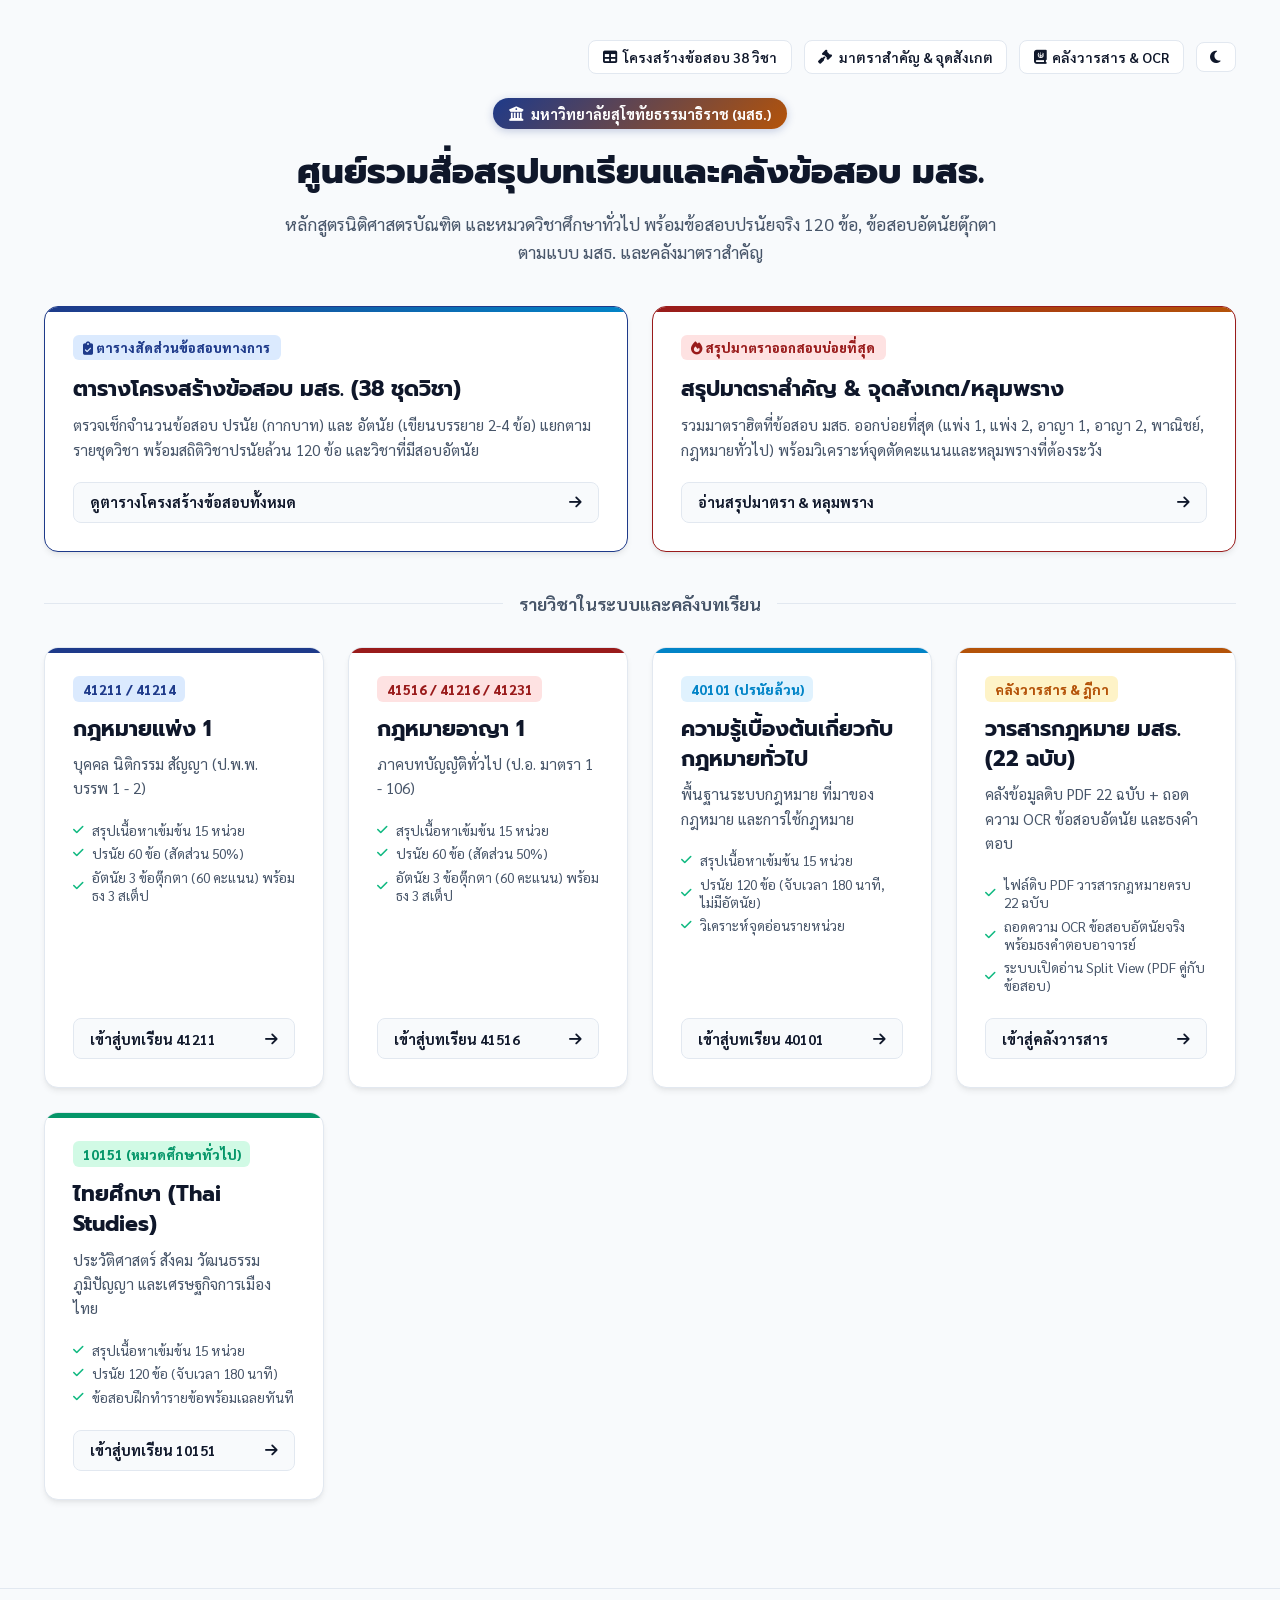
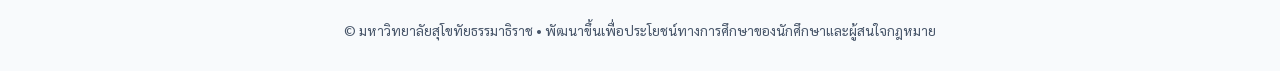
<file: index.html>
<!DOCTYPE html>
<html lang="th" data-theme="light">
<head>
  <meta charset="UTF-8">
  <meta name="viewport" content="width=device-width, initial-scale=1.0">
  <title>ศูนย์รวมสื่อสรุปบทเรียนและคลังข้อสอบ มสธ. (นิติศาสตร์ & หมวดศึกษาทั่วไป)</title>
  
  <link rel="preconnect" href="https://fonts.googleapis.com">
  <link rel="preconnect" href="https://fonts.gstatic.com" crossorigin>
  <link href="https://fonts.googleapis.com/css2?family=Prompt:wght@400;600;700;800&family=Sarabun:wght@300;400;500;600;700&display=swap" rel="stylesheet">
  <link rel="stylesheet" href="https://cdnjs.cloudflare.com/ajax/libs/font-awesome/6.4.0/css/all.min.css">
  
  <style>
    :root {
      --primary: #1e3a8a;
      --bg: #f8fafc;
      --card: #ffffff;
      --border: #e2e8f0;
      --text: #0f172a;
      --muted: #475569;
      --radius: 14px;
      --shadow: 0 4px 6px -1px rgba(0,0,0,0.07), 0 2px 4px -2px rgba(0,0,0,0.05);
      --font: 'Sarabun', sans-serif;
    }
    [data-theme="dark"] {
      --bg: #0b0f19;
      --card: #131b2e;
      --border: #2d3748;
      --text: #f1f5f9;
      --muted: #94a3b8;
    }
    * { box-sizing: border-box; margin: 0; padding: 0; font-family: var(--font); }
    body { background-color: var(--bg); color: var(--text); min-height: 100vh; display: flex; flex-direction: column; }
    .container { max-width: 1240px; margin: 0 auto; padding: 2.5rem 1.5rem; width: 100%; flex: 1; }
    
    .top-nav {
      display: flex;
      align-items: center;
      justify-content: flex-end;
      gap: 0.75rem;
      margin-bottom: 1.5rem;
    }
    .btn-top {
      background: var(--card);
      border: 1px solid var(--border);
      color: var(--text);
      padding: 0.45rem 0.85rem;
      border-radius: 8px;
      font-size: 0.88rem;
      font-weight: 600;
      text-decoration: none;
      display: inline-flex;
      align-items: center;
      gap: 0.4rem;
      cursor: pointer;
      transition: all 0.2s;
    }
    .btn-top:hover { background: var(--bg); border-color: var(--primary); }

    .header { text-align: center; margin-bottom: 2.5rem; }
    .badge-hub { display: inline-flex; align-items: center; gap: 0.5rem; background: linear-gradient(135deg, #1e3a8a, #b45309); color: #fff; padding: 0.4rem 1rem; border-radius: 9999px; font-weight: 700; font-size: 0.9rem; margin-bottom: 1rem; box-shadow: 0 2px 8px rgba(30,58,138,0.25); }
    .header h1 { font-size: 2.2rem; margin-bottom: 0.75rem; font-weight: 800; font-family: 'Prompt', sans-serif; }
    .header p { color: var(--muted); font-size: 1.1rem; max-width: 720px; margin: 0 auto; line-height: 1.6; }

    /* Highlights Row for New Tools */
    .hero-features {
      display: grid;
      grid-template-columns: repeat(auto-fit, minmax(340px, 1fr));
      gap: 1.5rem;
      margin-bottom: 2.5rem;
    }
    .hero-box {
      background: var(--card);
      border: 1.5px solid var(--border);
      border-radius: var(--radius);
      padding: 1.75rem;
      box-shadow: var(--shadow);
      text-decoration: none;
      color: inherit;
      display: flex;
      flex-direction: column;
      justify-content: space-between;
      position: relative;
      overflow: hidden;
      transition: all 0.25s ease;
    }
    .hero-box:hover {
      transform: translateY(-4px);
      box-shadow: 0 12px 20px -5px rgba(0,0,0,0.12);
    }
    .hero-box.h-structure { border-color: #1e3a8a; }
    .hero-box.h-structure::before { content: ""; position: absolute; top: 0; left: 0; right: 0; height: 5px; background: linear-gradient(135deg, #1e3a8a, #0284c7); }
    .hero-box.h-articles { border-color: #991b1b; }
    .hero-box.h-articles::before { content: ""; position: absolute; top: 0; left: 0; right: 0; height: 5px; background: linear-gradient(135deg, #991b1b, #b45309); }

    .hero-tag {
      font-size: 0.82rem;
      font-weight: 800;
      padding: 0.25rem 0.65rem;
      border-radius: 6px;
      display: inline-block;
      margin-bottom: 0.75rem;
    }
    .h-structure .hero-tag { background: #dbeafe; color: #1e3a8a; }
    .h-articles .hero-tag { background: #fee2e2; color: #991b1b; }
    .hero-box h3 { font-size: 1.35rem; font-weight: 700; margin-bottom: 0.5rem; font-family: 'Prompt', sans-serif; }
    .hero-box p { font-size: 0.95rem; color: var(--muted); line-height: 1.6; margin-bottom: 1.25rem; }
    
    .section-divider {
      display: flex;
      align-items: center;
      gap: 1rem;
      margin: 1rem 0 2rem 0;
      color: var(--muted);
      font-weight: 700;
      font-size: 1.1rem;
      font-family: 'Prompt', sans-serif;
    }
    .section-divider::before, .section-divider::after {
      content: "";
      flex: 1;
      height: 1px;
      background: var(--border);
    }

    /* Course Cards Grid */
    .grid { display: grid; grid-template-columns: repeat(auto-fit, minmax(280px, 1fr)); gap: 1.5rem; }
    .course-card { background-color: var(--card); border: 1px solid var(--border); border-radius: var(--radius); padding: 1.75rem; text-decoration: none; color: inherit; box-shadow: var(--shadow); transition: all 0.25s ease; display: flex; flex-direction: column; justify-content: space-between; position: relative; overflow: hidden; }
    .course-card:hover { transform: translateY(-4px); box-shadow: 0 12px 20px -5px rgba(0,0,0,0.12); border-color: var(--primary); }
    .course-card::before { content: ""; position: absolute; top: 0; left: 0; right: 0; height: 5px; }
    .c-41211::before { background: #1e3a8a; }
    .c-41516::before { background: #991b1b; }
    .c-40101::before { background: #0284c7; }
    .c-10151::before { background: #059669; }
    .c-journal::before { background: #b45309; }
    .code-tag { font-size: 0.85rem; font-weight: 800; padding: 0.25rem 0.6rem; border-radius: 6px; display: inline-block; margin-bottom: 0.75rem; }
    .c-41211 .code-tag { background: #dbeafe; color: #1e3a8a; }
    .c-41516 .code-tag { background: #fee2e2; color: #991b1b; }
    .c-40101 .code-tag { background: #e0f2fe; color: #0284c7; }
    .c-10151 .code-tag { background: #d1fae5; color: #059669; }
    .c-journal .code-tag { background: #fef3c7; color: #b45309; }
    .course-card h2 { font-size: 1.35rem; margin-bottom: 0.5rem; font-weight: 700; line-height: 1.4; font-family: 'Prompt', sans-serif; }
    .course-card p { font-size: 0.95rem; color: var(--muted); line-height: 1.6; margin-bottom: 1.25rem; }
    .features-list { list-style: none; font-size: 0.85rem; color: var(--muted); margin-bottom: 1.5rem; }
    .features-list li { margin-bottom: 0.35rem; display: flex; align-items: center; gap: 0.5rem; }
    .features-list li i { font-size: 0.75rem; color: #10b981; }
    .enter-btn { display: inline-flex; align-items: center; justify-content: space-between; background: var(--bg); border: 1px solid var(--border); padding: 0.65rem 1rem; border-radius: 8px; font-weight: 700; font-size: 0.9rem; transition: all 0.2s; }
    .course-card:hover .enter-btn, .hero-box:hover .enter-btn { background: var(--primary); color: #fff; border-color: var(--primary); }
    .hero-box.h-articles:hover .enter-btn { background: #991b1b; border-color: #991b1b; }

    footer { text-align: center; padding: 2rem; border-top: 1px solid var(--border); font-size: 0.85rem; color: var(--muted); margin-top: 3rem; }
  </style>
</head>
<body>

  <div class="container">
    <div class="top-nav">
      <a href="exam-structure.html" class="btn-top">
        <i class="fas fa-table"></i> โครงสร้างข้อสอบ 38 วิชา
      </a>
      <a href="key-articles.html" class="btn-top">
        <i class="fas fa-gavel"></i> มาตราสำคัญ & จุดสังเกต
      </a>
      <a href="stou-law-journals/index.html" class="btn-top">
        <i class="fas fa-book-journal-whills"></i> คลังวารสาร & OCR
      </a>
      <button class="btn-top" onclick="toggleTheme()" title="สลับโหมดมืด/สว่าง">
        <i class="fas fa-moon" id="themeIcon"></i>
      </button>
    </div>

    <div class="header">
      <div class="badge-hub">
        <i class="fas fa-university"></i> มหาวิทยาลัยสุโขทัยธรรมาธิราช (มสธ.)
      </div>
      <h1>ศูนย์รวมสื่อสรุปบทเรียนและคลังข้อสอบ มสธ.</h1>
      <p>หลักสูตรนิติศาสตรบัณฑิต และหมวดวิชาศึกษาทั่วไป พร้อมข้อสอบปรนัยจริง 120 ข้อ, ข้อสอบอัตนัยตุ๊กตาตามแบบ มสธ. และคลังมาตราสำคัญ</p>
    </div>

    <!-- Hero Features: Exam Structure & Key Articles -->
    <div class="hero-features">
      <!-- 1. Exam Structure -->
      <a href="exam-structure.html" class="hero-box h-structure">
        <div>
          <span class="hero-tag"><i class="fas fa-clipboard-check"></i> ตารางสัดส่วนข้อสอบทางการ</span>
          <h3>ตารางโครงสร้างข้อสอบ มสธ. (38 ชุดวิชา)</h3>
          <p>ตรวจเช็กจำนวนข้อสอบ ปรนัย (กากบาท) และ อัตนัย (เขียนบรรยาย 2-4 ข้อ) แยกตามรายชุดวิชา พร้อมสถิติวิชาปรนัยล้วน 120 ข้อ และวิชาที่มีสอบอัตนัย</p>
        </div>
        <div class="enter-btn">
          <span>ดูตารางโครงสร้างข้อสอบทั้งหมด</span>
          <i class="fas fa-arrow-right"></i>
        </div>
      </a>

      <!-- 2. High-Yield Articles & Pitfalls -->
      <a href="key-articles.html" class="hero-box h-articles">
        <div>
          <span class="hero-tag"><i class="fas fa-fire"></i> สรุปมาตราออกสอบบ่อยที่สุด</span>
          <h3>สรุปมาตราสำคัญ & จุดสังเกต/หลุมพราง</h3>
          <p>รวมมาตราฮิตที่ข้อสอบ มสธ. ออกบ่อยที่สุด (แพ่ง 1, แพ่ง 2, อาญา 1, อาญา 2, พาณิชย์, กฎหมายทั่วไป) พร้อมวิเคราะห์จุดตัดคะแนนและหลุมพรางที่ต้องระวัง</p>
        </div>
        <div class="enter-btn">
          <span>อ่านสรุปมาตรา & หลุมพราง</span>
          <i class="fas fa-arrow-right"></i>
        </div>
      </a>
    </div>

    <div class="section-divider">
      <span>รายวิชาในระบบและคลังบทเรียน</span>
    </div>

    <div class="grid">
      <!-- 41211 Civil Law 1 -->
      <a href="41211-civil-law-1/index.html" class="course-card c-41211">
        <div>
          <span class="code-tag">41211 / 41214</span>
          <h2>กฎหมายแพ่ง 1</h2>
          <p>บุคคล นิติกรรม สัญญา (ป.พ.พ. บรรพ 1 - 2)</p>
          <ul class="features-list">
            <li><i class="fas fa-check"></i> สรุปเนื้อหาเข้มข้น 15 หน่วย</li>
            <li><i class="fas fa-check"></i> ปรนัย 60 ข้อ (สัดส่วน 50%)</li>
            <li><i class="fas fa-check"></i> อัตนัย 3 ข้อตุ๊กตา (60 คะแนน) พร้อมธง 3 สเต็ป</li>
          </ul>
        </div>
        <div class="enter-btn">
          <span>เข้าสู่บทเรียน 41211</span>
          <i class="fas fa-arrow-right"></i>
        </div>
      </a>

      <!-- 41516 Criminal Law 1 -->
      <a href="41516-criminal-law-1/index.html" class="course-card c-41516">
        <div>
          <span class="code-tag">41516 / 41216 / 41231</span>
          <h2>กฎหมายอาญา 1</h2>
          <p>ภาคบทบัญญัติทั่วไป (ป.อ. มาตรา 1 - 106)</p>
          <ul class="features-list">
            <li><i class="fas fa-check"></i> สรุปเนื้อหาเข้มข้น 15 หน่วย</li>
            <li><i class="fas fa-check"></i> ปรนัย 60 ข้อ (สัดส่วน 50%)</li>
            <li><i class="fas fa-check"></i> อัตนัย 3 ข้อตุ๊กตา (60 คะแนน) พร้อมธง 3 สเต็ป</li>
          </ul>
        </div>
        <div class="enter-btn">
          <span>เข้าสู่บทเรียน 41516</span>
          <i class="fas fa-arrow-right"></i>
        </div>
      </a>

      <!-- 40101 General Law Knowledge -->
      <a href="40101 general law knowledge/index.html" class="course-card c-40101">
        <div>
          <span class="code-tag">40101 (ปรนัยล้วน)</span>
          <h2>ความรู้เบื้องต้นเกี่ยวกับกฎหมายทั่วไป</h2>
          <p>พื้นฐานระบบกฎหมาย ที่มาของกฎหมาย และการใช้กฎหมาย</p>
          <ul class="features-list">
            <li><i class="fas fa-check"></i> สรุปเนื้อหาเข้มข้น 15 หน่วย</li>
            <li><i class="fas fa-check"></i> ปรนัย 120 ข้อ (จับเวลา 180 นาที, ไม่มีอัตนัย)</li>
            <li><i class="fas fa-check"></i> วิเคราะห์จุดอ่อนรายหน่วย</li>
          </ul>
        </div>
        <div class="enter-btn">
          <span>เข้าสู่บทเรียน 40101</span>
          <i class="fas fa-arrow-right"></i>
        </div>
      </a>

      <!-- STOU Law Journals -->
      <a href="stou-law-journals/index.html" class="course-card c-journal">
        <div>
          <span class="code-tag">คลังวารสาร & ฎีกา</span>
          <h2>วารสารกฎหมาย มสธ. (22 ฉบับ)</h2>
          <p>คลังข้อมูลดิบ PDF 22 ฉบับ + ถอดความ OCR ข้อสอบอัตนัย และธงคำตอบ</p>
          <ul class="features-list">
            <li><i class="fas fa-check"></i> ไฟล์ดิบ PDF วารสารกฎหมายครบ 22 ฉบับ</li>
            <li><i class="fas fa-check"></i> ถอดความ OCR ข้อสอบอัตนัยจริง พร้อมธงคำตอบอาจารย์</li>
            <li><i class="fas fa-check"></i> ระบบเปิดอ่าน Split View (PDF คู่กับข้อสอบ)</li>
          </ul>
        </div>
        <div class="enter-btn">
          <span>เข้าสู่คลังวารสาร</span>
          <i class="fas fa-arrow-right"></i>
        </div>
      </a>

      <!-- 10151 Thai Studies -->
      <a href="10151-thai-studies/index.html" class="course-card c-10151">
        <div>
          <span class="code-tag">10151 (หมวดศึกษาทั่วไป)</span>
          <h2>ไทยศึกษา (Thai Studies)</h2>
          <p>ประวัติศาสตร์ สังคม วัฒนธรรม ภูมิปัญญา และเศรษฐกิจการเมืองไทย</p>
          <ul class="features-list">
            <li><i class="fas fa-check"></i> สรุปเนื้อหาเข้มข้น 15 หน่วย</li>
            <li><i class="fas fa-check"></i> ปรนัย 120 ข้อ (จับเวลา 180 นาที)</li>
            <li><i class="fas fa-check"></i> ข้อสอบฝึกทำรายข้อพร้อมเฉลยทันที</li>
          </ul>
        </div>
        <div class="enter-btn">
          <span>เข้าสู่บทเรียน 10151</span>
          <i class="fas fa-arrow-right"></i>
        </div>
      </a>
    </div>
  </div>

  <footer>
    <p>© มหาวิทยาลัยสุโขทัยธรรมาธิราช • พัฒนาขึ้นเพื่อประโยชน์ทางการศึกษาของนักศึกษาและผู้สนใจกฎหมาย</p>
  </footer>

  <script>
    function toggleTheme() {
      const root = document.documentElement;
      const isDark = root.getAttribute('data-theme') === 'dark';
      root.setAttribute('data-theme', isDark ? 'light' : 'dark');
      document.getElementById('themeIcon').className = isDark ? 'fas fa-moon' : 'fas fa-sun';
      localStorage.setItem('stou_theme', isDark ? 'light' : 'dark');
    }

    window.addEventListener('DOMContentLoaded', () => {
      const savedTheme = localStorage.getItem('stou_theme');
      if (savedTheme) {
        document.documentElement.setAttribute('data-theme', savedTheme);
        document.getElementById('themeIcon').className = savedTheme === 'dark' ? 'fas fa-sun' : 'fas fa-moon';
      }
    });
  </script>
</body>
</html>
</file>
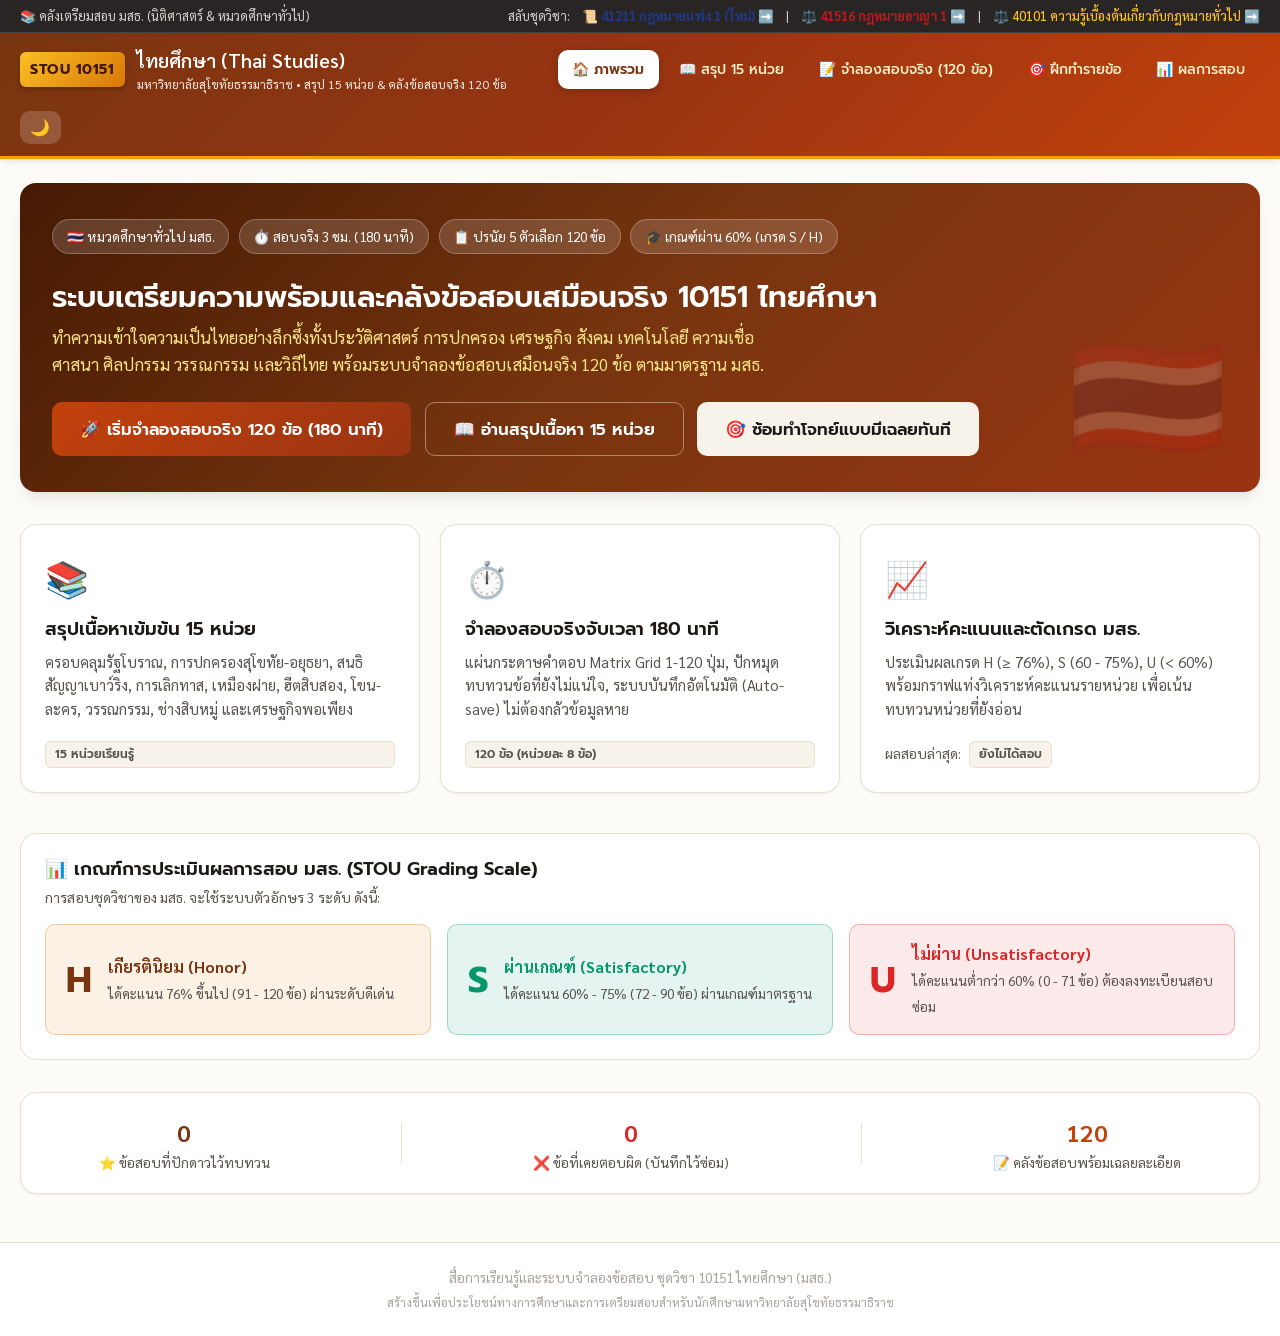
<file: 10151-thai-studies/index.html>
<!DOCTYPE html>
<html lang="th" data-theme="light">
<head>
  <meta charset="UTF-8">
  <meta name="viewport" content="width=device-width, initial-scale=1.0">
  <title>10151 ไทยศึกษา - สรุปเนื้อหา & จำลองสอบ 120 ข้อ (มสธ.)</title>
  <link rel="stylesheet" href="css/styles.css">
  <link rel="icon" href="data:image/svg+xml,<svg xmlns=%22http://www.w3.org/2000/svg%22 viewBox=%220 0 100 100%22><text y=%22.9em%22 font-size=%2290%22>🇹🇭</text></svg>">
</head>
<body>

  <!-- Course Switcher Bar -->
  <div class="course-switcher-bar">
    <span>📚 คลังเตรียมสอบ มสธ. (นิติศาสตร์ & หมวดศึกษาทั่วไป)</span>
    <div style="display: flex; gap: 0.75rem; flex-wrap: wrap;">
      <span>สลับชุดวิชา: </span>
      <a href="../41211-civil-law-1/index.html" style="font-weight: 700; color: #1e3a8a;">📜 41211 กฎหมายแพ่ง 1 (ใหม่) ➡️</a>
      <span>|</span>
      <a href="../41516-criminal-law-1/index.html" style="font-weight: 700; color: #b91c1c;">⚖️ 41516 กฎหมายอาญา 1 ➡️</a>
      <span>|</span>
      <a href="../40101 general law knowledge/index.html">⚖️ 40101 ความรู้เบื้องต้นเกี่ยวกับกฎหมายทั่วไป ➡️</a>
    </div>
  </div>

  <!-- Top Navigation Header -->
  <header class="site-header">
    <div class="header-container">
      <div class="brand-area">
        <span class="brand-badge">STOU 10151</span>
        <div class="brand-title">
          <span>ไทยศึกษา (Thai Studies)</span>
          <span class="brand-subtitle">มหาวิทยาลัยสุโขทัยธรรมาธิราช • สรุป 15 หน่วย & คลังข้อสอบจริง 120 ข้อ</span>
        </div>
      </div>

      <nav class="main-nav">
        <button class="nav-btn active" data-view="dashboard">
          <span>🏠 ภาพรวม</span>
        </button>
        <button class="nav-btn" data-view="summary">
          <span>📖 สรุป 15 หน่วย</span>
        </button>
        <button class="nav-btn" data-view="exam">
          <span>📝 จำลองสอบจริง (120 ข้อ)</span>
        </button>
        <button class="nav-btn" data-view="practice">
          <span>🎯 ฝึกทำรายข้อ</span>
        </button>
        <button class="nav-btn" data-view="results">
          <span>📊 ผลการสอบ</span>
        </button>
      </nav>

      <div class="header-actions">
        <button class="theme-toggle-btn" id="themeToggle" title="สลับธีม สว่าง/มืด">🌙</button>
      </div>
    </div>
  </header>

  <!-- Main Container -->
  <main class="main-content">

    <!-- ===================================================================
         VIEW 1: Dashboard (ภาพรวม)
         =================================================================== -->
    <section class="view-section active" id="dashboardView">
      <div class="hero-card">
        <div class="hero-badges">
          <span class="hero-badge-pill">🇹🇭 หมวดศึกษาทั่วไป มสธ.</span>
          <span class="hero-badge-pill">⏱️ สอบจริง 3 ชม. (180 นาที)</span>
          <span class="hero-badge-pill">📋 ปรนัย 5 ตัวเลือก 120 ข้อ</span>
          <span class="hero-badge-pill">🎓 เกณฑ์ผ่าน 60% (เกรด S / H)</span>
        </div>
        <h1 class="hero-title">ระบบเตรียมความพร้อมและคลังข้อสอบเสมือนจริง 10151 ไทยศึกษา</h1>
        <p class="hero-subtitle">
          ทำความเข้าใจความเป็นไทยอย่างลึกซึ้งทั้งประวัติศาสตร์ การปกครอง เศรษฐกิจ สังคม เทคโนโลยี ความเชื่อ ศาสนา ศิลปกรรม วรรณกรรม และวิถีไทย พร้อมระบบจำลองข้อสอบเสมือนจริง 120 ข้อ ตามมาตรฐาน มสธ.
        </p>
        <div class="hero-cta">
          <button class="btn btn-accent btn-lg" id="dashStartExamBtn">
            🚀 เริ่มจำลองสอบจริง 120 ข้อ (180 นาที)
          </button>
          <button class="btn btn-outline btn-lg" style="color: #fff; border-color: rgba(255,255,255,0.4);" id="dashStudyBtn">
            📖 อ่านสรุปเนื้อหา 15 หน่วย
          </button>
          <button class="btn btn-secondary btn-lg" id="dashPracticeBtn">
            🎯 ซ้อมทำโจทย์แบบมีเฉลยทันที
          </button>
        </div>
      </div>

      <!-- Quick Feature Cards -->
      <div class="grid-features">
        <div class="card feature-card">
          <div>
            <div class="feature-icon">📚</div>
            <h3 class="feature-title">สรุปเนื้อหาเข้มข้น 15 หน่วย</h3>
            <p class="feature-desc">
              ครอบคลุมรัฐโบราณ, การปกครองสุโขทัย-อยุธยา, สนธิสัญญาเบาว์ริง, การเลิกทาส, เหมืองฝาย, ฮีตสิบสอง, โขน-ละคร, วรรณกรรม, ช่างสิบหมู่ และเศรษฐกิจพอเพียง
            </p>
          </div>
          <span class="badge badge-unit">15 หน่วยเรียนรู้</span>
        </div>

        <div class="card feature-card">
          <div>
            <div class="feature-icon">⏱️</div>
            <h3 class="feature-title">จำลองสอบจริงจับเวลา 180 นาที</h3>
            <p class="feature-desc">
              แผ่นกระดาษคำตอบ Matrix Grid 1-120 ปุ่ม, ปักหมุดทบทวนข้อที่ยังไม่แน่ใจ, ระบบบันทึกอัตโนมัติ (Auto-save) ไม่ต้องกลัวข้อมูลหาย
            </p>
          </div>
          <span class="badge badge-unit">120 ข้อ (หน่วยละ 8 ข้อ)</span>
        </div>

        <div class="card feature-card">
          <div>
            <div class="feature-icon">📈</div>
            <h3 class="feature-title">วิเคราะห์คะแนนและตัดเกรด มสธ.</h3>
            <p class="feature-desc">
              ประเมินผลเกรด H (≥ 76%), S (60 - 75%), U (&lt; 60%) พร้อมกราฟแท่งวิเคราะห์คะแนนรายหน่วย เพื่อเน้นทบทวนหน่วยที่ยังอ่อน
            </p>
          </div>
          <div style="display: flex; gap: 0.5rem; align-items: center;">
            <span style="font-size: 0.85rem; color: var(--text-secondary);">ผลสอบล่าสุด:</span>
            <span class="badge badge-unit" id="dashLastScoreBadge">ยังไม่ได้สอบ</span>
          </div>
        </div>
      </div>

      <!-- STOU Grading Matrix Guide -->
      <div class="grading-box">
        <h3 style="font-size: 1.15rem; margin-bottom: 0.25rem;">📊 เกณฑ์การประเมินผลการสอบ มสธ. (STOU Grading Scale)</h3>
        <p style="font-size: 0.875rem; color: var(--text-secondary);">
          การสอบชุดวิชาของ มสธ. จะใช้ระบบตัวอักษร 3 ระดับ ดังนี้:
        </p>

        <div class="grading-grid">
          <div class="grade-card grade-card-h">
            <div class="grade-letter">H</div>
            <div>
              <strong style="display: block; font-size: 1rem; color: var(--primary-gold-dark);">เกียรตินิยม (Honor)</strong>
              <span style="font-size: 0.85rem; color: var(--text-secondary);">ได้คะแนน 76% ขึ้นไป (91 - 120 ข้อ) ผ่านระดับดีเด่น</span>
            </div>
          </div>

          <div class="grade-card grade-card-s">
            <div class="grade-letter">S</div>
            <div>
              <strong style="display: block; font-size: 1rem; color: var(--success-green);">ผ่านเกณฑ์ (Satisfactory)</strong>
              <span style="font-size: 0.85rem; color: var(--text-secondary);">ได้คะแนน 60% - 75% (72 - 90 ข้อ) ผ่านเกณฑ์มาตรฐาน</span>
            </div>
          </div>

          <div class="grade-card grade-card-u">
            <div class="grade-letter">U</div>
            <div>
              <strong style="display: block; font-size: 1rem; color: var(--error-red);">ไม่ผ่าน (Unsatisfactory)</strong>
              <span style="font-size: 0.85rem; color: var(--text-secondary);">ได้คะแนนต่ำกว่า 60% (0 - 71 ข้อ) ต้องลงทะเบียนสอบซ่อม</span>
            </div>
          </div>
        </div>
      </div>

      <!-- Quick Status -->
      <div class="card" style="display: flex; justify-content: space-around; text-align: center; padding: 1.25rem; flex-wrap: wrap; gap: 1rem;">
        <div>
          <div style="font-size: 1.5rem; font-weight: 700; color: var(--primary-gold-dark);" id="dashBookmarksCount">0</div>
          <div style="font-size: 0.85rem; color: var(--text-secondary);">⭐ ข้อสอบที่ปักดาวไว้ทบทวน</div>
        </div>
        <div style="border-left: 1px solid var(--border-color); height: 40px; align-self: center;"></div>
        <div>
          <div style="font-size: 1.5rem; font-weight: 700; color: var(--error-red);" id="dashWrongCount">0</div>
          <div style="font-size: 0.85rem; color: var(--text-secondary);">❌ ข้อที่เคยตอบผิด (บันทึกไว้ซ่อม)</div>
        </div>
        <div style="border-left: 1px solid var(--border-color); height: 40px; align-self: center;"></div>
        <div>
          <div style="font-size: 1.5rem; font-weight: 700; color: var(--accent-terracotta);">120</div>
          <div style="font-size: 0.85rem; color: var(--text-secondary);">📝 คลังข้อสอบพร้อมเฉลยละเอียด</div>
        </div>
      </div>
    </section>


    <!-- ===================================================================
         VIEW 2: Unit Summaries (สรุป 15 หน่วย)
         =================================================================== -->
    <section class="view-section" id="summaryView">
      <div class="section-header">
        <div>
          <h2 style="font-size: 1.6rem; color: var(--primary-gold-dark);">📖 สรุปเนื้อหาสาระสำคัญ 15 หน่วยการเรียนรู้</h2>
          <p style="color: var(--text-secondary); font-size: 0.95rem;">
            วิชา 10151 ไทยศึกษา (Thai Studies) มหาวิทยาลัยสุโขทัยธรรมาธิราช
          </p>
        </div>
        <div style="min-width: 260px;">
          <input type="text" id="summarySearchInput" placeholder="🔍 ค้นหาหัวข้อ เช่น ทวารวดี, สนธิสัญญาเบาว์ริง, ฮีตสิบสอง, โขน..." style="width: 100%; padding: 0.6rem 1rem; border-radius: var(--radius-md); border: 1px solid var(--border-color); background: var(--bg-surface); color: var(--text-primary); font-family: var(--font-body); font-size: 0.9rem;">
        </div>
      </div>

      <!-- Unit Filter Chips -->
      <div class="unit-filter-scroll" id="summaryFilterChips">
        <!-- Rendered by JS -->
      </div>

      <!-- Cards Container -->
      <div id="summaryCardsContainer">
        <!-- Rendered by JS -->
      </div>
    </section>


    <!-- ===================================================================
         VIEW 3: Mock Exam Simulator (จำลองสอบ 120 ข้อ)
         =================================================================== -->
    <section class="view-section" id="examView">

      <!-- Exam Start Prompt (Before beginning) -->
      <div id="examStartPrompt" class="card" style="max-width: 760px; margin: 2rem auto; text-align: center; padding: 2.5rem 2rem;">
        <div style="font-size: 3.5rem; margin-bottom: 0.75rem;">🇹🇭</div>
        <h2 style="font-size: 1.75rem; margin-bottom: 0.5rem; color: var(--primary-gold-dark);">
          การสอบจำลองเสมือนจริงชุดวิชา 10151 ไทยศึกษา (120 ข้อ)
        </h2>
        <p style="color: var(--text-secondary); font-size: 1rem; line-height: 1.7; margin-bottom: 1.5rem;">
          แบบทดสอบนี้จัดทำขึ้นตามรูปแบบข้อสอบจริงของ มสธ. จำนวน <strong>120 ข้อ ปรนัย 5 ตัวเลือก (ก, ข, ค, ง, จ)</strong> กระจายครอบคลุมทั้ง 15 หน่วยการเรียนรู้ (หน่วยละ 8 ข้อ) ให้เวลาทำ <strong>180 นาที (3 ชั่วโมง)</strong>
        </p>

        <div style="background: var(--bg-surface-alt); border-radius: var(--radius-md); padding: 1.25rem; text-align: left; margin-bottom: 2rem; font-size: 0.925rem;">
          <strong style="display: block; margin-bottom: 0.5rem; font-family: var(--font-heading);">คำแนะนำก่อนเริ่มทำข้อสอบ:</strong>
          <ul style="padding-left: 1.25rem; line-height: 1.7; color: var(--text-secondary);">
            <li>กดเลือกข้อสอบเพื่อตอบ หรือคลิกหมายเลขบนแผ่นกระดาษคำตอบด้านขวาเพื่อข้ามไปยังข้อที่ต้องการ</li>
            <li>สามารถคลิกปุ่ม <strong>"🏳️ ปักหมุดทบทวน"</strong> ในข้อที่ยังไม่แน่ใจ เพื่อกลับมาตรวจทานก่อนส่งได้</li>
            <li>ระบบจะบันทึกสถานะข้อที่ทำไว้ในเครื่องโดยอัตโนมัติ หากเผลอปิดแท็บสามารถเปิดกลับมาทำต่อได้</li>
            <li>เมื่อหมดเวลา 180 นาที ระบบจะประมวลผลคำตอบและตัดเกรด H / S / U พร้อมเฉลยละเอียดทันที</li>
          </ul>
        </div>

        <button class="btn btn-accent btn-lg" id="btnBeginExam" style="min-width: 250px;">
          🚀 เริ่มทำข้อสอบทันที (จับเวลา 180 นาที)
        </button>
      </div>

      <!-- Exam Active UI -->
      <div id="examActiveArea" style="display: none;">
        <!-- Sticky Exam Top Header -->
        <div class="exam-header-bar">
          <div style="display: flex; align-items: center; gap: 1rem;">
            <div class="timer-box" id="examTimer">⏱️ 03:00:00</div>
            <button class="btn btn-outline btn-sm" id="examPauseBtn">⏸️ พักชั่วคราว</button>
          </div>

          <div style="flex: 1; max-width: 380px; margin: 0 1rem;">
            <div style="display: flex; justify-content: space-between; font-size: 0.8rem; margin-bottom: 0.25rem;">
              <span id="examProgressText">ทำแล้ว 0 จาก 120 ข้อ (0%)</span>
            </div>
            <div style="height: 6px; background: var(--bg-surface-alt); border-radius: var(--radius-full); overflow: hidden;">
              <div id="examProgressBar" style="width: 0%; height: 100%; background: var(--primary-gold); transition: width 0.3s;"></div>
            </div>
          </div>

          <button class="btn btn-accent btn-sm" id="examSubmitBtn">
            📤 ส่งกระดาษคำตอบ
          </button>
        </div>

        <!-- Exam Layout: Question Area + Question Grid Drawer -->
        <div class="exam-layout">
          <!-- Left: Current Question Card -->
          <div>
            <div class="question-container">
              <div class="question-meta">
                <div>
                  <span class="q-number" id="examQNum">ข้อที่ 1 / 120</span>
                  <span class="badge badge-unit" id="examUnitBadge" style="margin-left: 0.5rem;">หน่วยที่ 1</span>
                </div>
                <div class="q-actions">
                  <button class="btn btn-outline btn-sm" id="examFlagBtn">🏳️ ปักหมุดทบทวน</button>
                </div>
              </div>

              <div class="question-text" id="examQText">
                กำลังโหลดคำถาม...
              </div>

              <!-- Options A - E -->
              <div class="options-list" id="examOptionsContainer">
                <!-- Rendered by JS -->
              </div>

              <div class="exam-nav-footer">
                <button class="btn btn-outline" id="examPrevBtn">
                  ⬅️ ข้อก่อนหน้า
                </button>
                <button class="btn btn-primary" id="examNextBtn">
                  ข้อถัดไป ➡️
                </button>
              </div>
            </div>
          </div>

          <!-- Right: 120 Questions Sheet Grid -->
          <aside class="question-grid-card">
            <h4 style="font-size: 1rem; margin-bottom: 0.5rem; display: flex; justify-content: space-between; align-items: center;">
              <span>แผ่นกระดาษคำตอบ (1-120)</span>
            </h4>

            <div class="grid-legend">
              <div class="legend-item">
                <div class="legend-dot dot-unanswered"></div>
                <span>ยังไม่ทำ</span>
              </div>
              <div class="legend-item">
                <div class="legend-dot dot-answered"></div>
                <span>ทำแล้ว</span>
              </div>
              <div class="legend-item">
                <div class="legend-dot dot-flagged"></div>
                <span>ปักหมุด</span>
              </div>
            </div>

            <div class="grid-matrix-container">
              <div class="grid-matrix" id="examGridMatrix">
                <!-- 120 Buttons rendered by JS -->
              </div>
            </div>
          </aside>
        </div>
      </div>
    </section>


    <!-- ===================================================================
         VIEW 4: Practice Mode (ซ้อมรายข้อ มีเฉลยทันที)
         =================================================================== -->
    <section class="view-section" id="practiceView">
      <div class="section-header">
        <div>
          <h2 style="font-size: 1.6rem; color: var(--primary-gold-dark);">🎯 โหมดฝึกทำโจทย์รายข้อ (Practice Mode)</h2>
          <p style="color: var(--text-secondary); font-size: 0.95rem;">
            คลิกเลือกคำตอบเพื่อตรวจทันที พร้อมแสดงคำอธิบายบริบทประวัติศาสตร์และเฉลยละเอียด
          </p>
        </div>

        <div style="display: flex; gap: 0.5rem; flex-wrap: wrap; align-items: center;">
          <select id="practiceUnitSelect" style="padding: 0.55rem 0.85rem; border-radius: var(--radius-md); border: 1px solid var(--border-color); background: var(--bg-surface); color: var(--text-primary); font-family: var(--font-body); font-size: 0.9rem;">
            <option value="all">ทุกหน่วยการเรียนรู้ (120 ข้อ)</option>
            <option value="1">หน่วยที่ 1: พัฒนาการประวัติศาสตร์</option>
            <option value="2">หน่วยที่ 2: พัฒนาการการปกครอง</option>
            <option value="3">หน่วยที่ 3: พัฒนาการเศรษฐกิจ</option>
            <option value="4">หน่วยที่ 4: พัฒนาการสังคม</option>
            <option value="5">หน่วยที่ 5: เทคโนโลยีไทย</option>
            <option value="6">หน่วยที่ 6: ความเชื่อและศาสนา</option>
            <option value="7">หน่วยที่ 7: ภาษาในสังคมไทย</option>
            <option value="8">หน่วยที่ 8: ประเพณีและพิธีกรรม</option>
            <option value="9">หน่วยที่ 9: การละเล่นพื้นบ้าน</option>
            <option value="10">หน่วยที่ 10: นาฏศิลป์และดนตรีไทย</option>
            <option value="11">หน่วยที่ 11: วรรณกรรมไทย</option>
            <option value="12">หน่วยที่ 12: สถาปัตยกรรมไทย</option>
            <option value="13">หน่วยที่ 13: ประติมากรรมและจิตรกรรม</option>
            <option value="14">หน่วยที่ 14: งานช่างไทย</option>
            <option value="15">หน่วยที่ 15: การพัฒนาบนวิถีไทย</option>
          </select>

          <select id="practiceFilterSelect" style="padding: 0.55rem 0.85rem; border-radius: var(--radius-md); border: 1px solid var(--border-color); background: var(--bg-surface); color: var(--text-primary); font-family: var(--font-body); font-size: 0.9rem;">
            <option value="all">แสดงข้อสอบทั้งหมด</option>
            <option value="bookmarked">⭐ ข้อที่บันทึกไว้ (Bookmarks)</option>
            <option value="wrong">❌ ข้อที่เคยทำผิด (Mistakes)</option>
          </select>

          <span class="badge badge-unit" id="practiceTotalBadge">พบ 120 ข้อ</span>
        </div>
      </div>

      <!-- Practice Question Box -->
      <div class="card" style="max-width: 900px; margin: 0 auto; padding: 2rem;">
        <div class="question-meta">
          <div>
            <span class="q-number" id="practiceQNum">ข้อที่ 1</span>
            <span class="badge badge-unit" id="practiceUnitBadge" style="margin-left: 0.5rem;">หน่วยที่ 1</span>
          </div>
          <div class="q-actions">
            <button class="btn btn-outline btn-sm" id="practiceBookmarkBtn">☆ บันทึกข้อนี้</button>
            <button class="btn btn-secondary btn-sm" id="practiceRandomBtn">🎲 สุ่มข้อ</button>
          </div>
        </div>

        <div class="question-text" id="practiceQText">
          กำลังโหลดคำถาม...
        </div>

        <div class="options-list" id="practiceOptionsContainer">
          <!-- Options rendered by JS -->
        </div>

        <!-- Instant Explanation Box -->
        <div class="explanation-box" id="practiceExplanation" style="display: none;">
          <!-- Rendered on click -->
        </div>

        <div class="exam-nav-footer" style="margin-top: 1.5rem;">
          <button class="btn btn-outline" id="practicePrevBtn">⬅️ ข้อก่อนหน้า</button>
          <button class="btn btn-primary" id="practiceNextBtn">ข้อถัดไป ➡️</button>
        </div>
      </div>
    </section>


    <!-- ===================================================================
         VIEW 5: Exam Results & Analytics (รายงานผลคะแนน)
         =================================================================== -->
    <section class="view-section" id="resultsView">
      <!-- Result Score Summary Banner -->
      <div id="resultsHero" class="results-hero">
        <div style="font-size: 3rem; margin-bottom: 0.5rem;">📋</div>
        <h2 style="font-size: 1.5rem; margin-bottom: 0.5rem;">ยังไม่มีผลการสอบจำลองล่าสุด</h2>
        <p style="color: var(--text-secondary); margin-bottom: 1.25rem;">
          คุณยังไม่ได้เริ่มหรือส่งกระดาษคำตอบการจำลองสอบ 120 ข้อ กดปุ่มด้านล่างเพื่อเริ่มทำข้อสอบ
        </p>
        <button class="btn btn-accent btn-lg" id="btnRetakeExam">🚀 เริ่มทำข้อสอบจำลอง 120 ข้อ</button>
      </div>

      <!-- Unit-by-Unit Performance Breakdown -->
      <div class="card unit-breakdown-card">
        <h3 style="font-size: 1.2rem; color: var(--primary-gold-dark); margin-bottom: 0.25rem;">
          📊 ผลการวิเคราะห์คะแนนแยกตามหน่วยการเรียนรู้ (15 หน่วย)
        </h3>
        <p style="font-size: 0.875rem; color: var(--text-secondary); margin-bottom: 1rem;">
          เกณฑ์ผ่าน มสธ. คือ 60% (ต้องได้อย่างน้อย 5 ใน 8 ข้อต่อหน่วย) แถบสีแดงชี้ถึงหน่วยที่คุณควรกลับไปอ่านทบทวนเพิ่มเติม
        </p>
        <div id="resultsUnitBreakdown">
          <!-- Filled by JS -->
        </div>
      </div>

      <!-- Detailed Review of All 120 Questions -->
      <div class="section-header" style="margin-top: 2rem;">
        <div>
          <h3 style="font-size: 1.25rem; color: var(--primary-gold-dark);">
            📝 ตรวจทานข้อสอบพร้อมเฉลยละเอียดครบทุกข้อ
          </h3>
          <p style="font-size: 0.875rem; color: var(--text-secondary);">
            ตรวจสอบคำตอบที่คุณเลือกเทียบกับเฉลยที่ถูกต้องพร้อมเหตุผลและบริบททางประวัติศาสตร์/วัฒนธรรม
          </p>
        </div>

        <div>
          <select id="resultsFilterSelect" style="padding: 0.5rem 0.85rem; border-radius: var(--radius-md); border: 1px solid var(--border-color); background: var(--bg-surface); color: var(--text-primary); font-family: var(--font-body); font-size: 0.9rem;">
            <option value="all">แสดงทั้งหมด 120 ข้อ</option>
            <option value="wrong">เฉพาะข้อที่ตอบผิด (Mistakes Only)</option>
            <option value="correct">เฉพาะข้อที่ตอบถูก (Correct Only)</option>
          </select>
        </div>
      </div>

      <div id="resultsQuestionsReview">
        <!-- Filled by JS -->
      </div>
    </section>

  </main>

  <!-- Submit Confirmation Modal -->
  <div class="modal-overlay" id="confirmSubmitModal">
    <div class="modal-card">
      <h3 class="modal-title">ยืนยันการส่งกระดาษคำตอบ?</h3>
      <div class="modal-body">
        <p style="margin-bottom: 0.75rem;">
          คุณต้องการส่งกระดาษคำตอบเพื่อตรวจและประเมินผลเกรด มสธ. เลยหรือไม่?
        </p>
        <div style="background: var(--warning-bg); border: 1px solid rgba(217, 119, 6, 0.3); border-radius: var(--radius-md); padding: 0.75rem 1rem; color: var(--warning-amber); font-weight: 500;">
          ⚠️ ยังมีข้อที่คุณยังไม่ได้ตอบอีก <strong id="modalUnansweredCount" style="color: var(--error-red);">0</strong> ข้อ!
        </div>
      </div>
      <div class="modal-actions">
        <button class="btn btn-outline" id="btnCancelSubmit">ย้อนกลับไปทำต่อ</button>
        <button class="btn btn-accent" id="btnConfirmSubmit">ยืนยันส่งข้อสอบ</button>
      </div>
    </div>
  </div>

  <!-- Footer -->
  <footer class="site-footer">
    <p>
      สื่อการเรียนรู้และระบบจำลองข้อสอบ ชุดวิชา 10151 ไทยศึกษา (มสธ.)
    </p>
    <p style="margin-top: 0.25rem; font-size: 0.75rem; color: var(--text-muted);">
      สร้างขึ้นเพื่อประโยชน์ทางการศึกษาและการเตรียมสอบสำหรับนักศึกษามหาวิทยาลัยสุโขทัยธรรมาธิราช
    </p>
  </footer>

  <!-- Scripts -->
  <script src="js/summary-data.js"></script>
  <script src="js/questions-data.js"></script>
  <script src="js/app.js"></script>
</body>
</html>
</file>
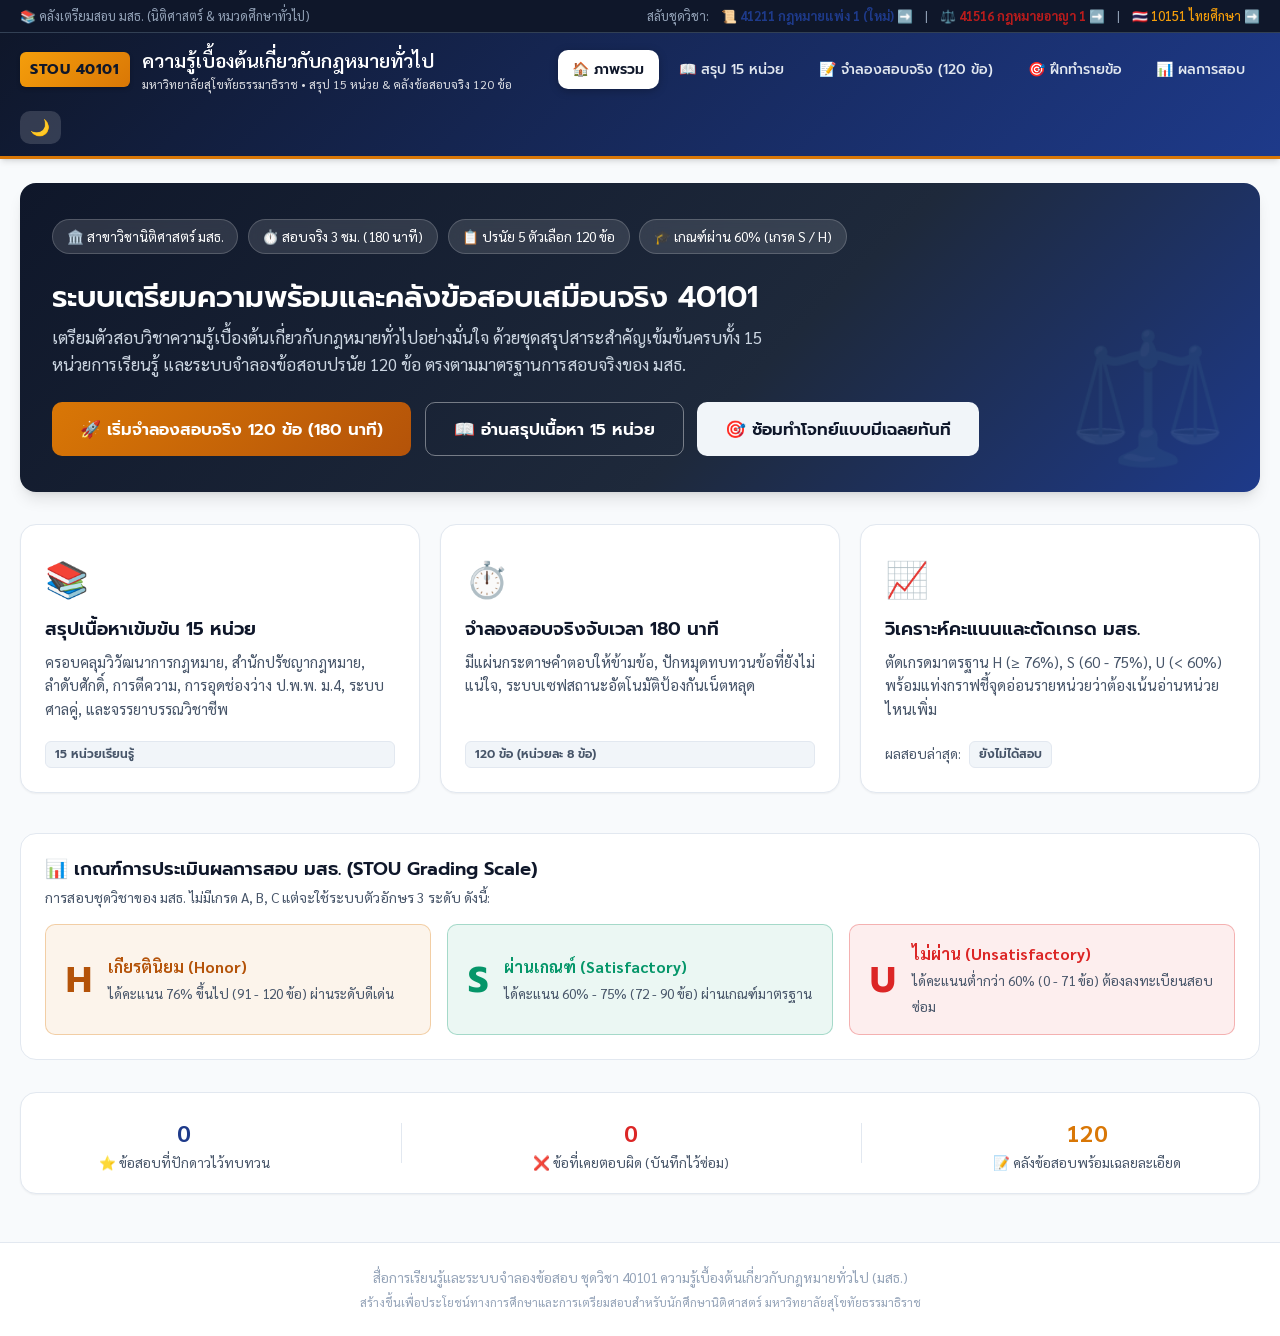
<file: 40101 general law knowledge/index.html>
<!DOCTYPE html>
<html lang="th" data-theme="light">
<head>
  <meta charset="UTF-8">
  <meta name="viewport" content="width=device-width, initial-scale=1.0">
  <title>40101 ความรู้เบื้องต้นเกี่ยวกับกฎหมายทั่วไป - สรุปเนื้อหา & จำลองสอบ 120 ข้อ (มสธ.)</title>
  <link rel="stylesheet" href="css/styles.css">
  <link rel="icon" href="data:image/svg+xml,<svg xmlns=%22http://www.w3.org/2000/svg%22 viewBox=%220 0 100 100%22><text y=%22.9em%22 font-size=%2290%22>⚖️</text></svg>">
</head>
<body>

  <!-- Course Switcher Bar -->
  <div class="course-switcher-bar">
    <span>📚 คลังเตรียมสอบ มสธ. (นิติศาสตร์ & หมวดศึกษาทั่วไป)</span>
    <div style="display: flex; gap: 0.75rem; flex-wrap: wrap;">
      <span>สลับชุดวิชา: </span>
      <a href="../41211-civil-law-1/index.html" style="font-weight: 700; color: #1e3a8a;">📜 41211 กฎหมายแพ่ง 1 (ใหม่) ➡️</a>
      <span>|</span>
      <a href="../41516-criminal-law-1/index.html" style="font-weight: 700; color: #b91c1c;">⚖️ 41516 กฎหมายอาญา 1 ➡️</a>
      <span>|</span>
      <a href="../10151-thai-studies/index.html">🇹🇭 10151 ไทยศึกษา ➡️</a>
    </div>
  </div>

  <!-- Top Navigation Header -->
  <header class="site-header">
    <div class="header-container">
      <div class="brand-area">
        <span class="brand-badge">STOU 40101</span>
        <div class="brand-title">
          <span>ความรู้เบื้องต้นเกี่ยวกับกฎหมายทั่วไป</span>
          <span class="brand-subtitle">มหาวิทยาลัยสุโขทัยธรรมาธิราช • สรุป 15 หน่วย & คลังข้อสอบจริง 120 ข้อ</span>
        </div>
      </div>

      <nav class="main-nav">
        <button class="nav-btn active" data-view="dashboard">
          <span>🏠 ภาพรวม</span>
        </button>
        <button class="nav-btn" data-view="summary">
          <span>📖 สรุป 15 หน่วย</span>
        </button>
        <button class="nav-btn" data-view="exam">
          <span>📝 จำลองสอบจริง (120 ข้อ)</span>
        </button>
        <button class="nav-btn" data-view="practice">
          <span>🎯 ฝึกทำรายข้อ</span>
        </button>
        <button class="nav-btn" data-view="results">
          <span>📊 ผลการสอบ</span>
        </button>
      </nav>

      <div class="header-actions">
        <button class="theme-toggle-btn" id="themeToggle" title="สลับธีม สว่าง/มืด">🌙</button>
      </div>
    </div>
  </header>

  <!-- Main Container -->
  <main class="main-content">

    <!-- ===================================================================
         VIEW 1: Dashboard (ภาพรวม)
         =================================================================== -->
    <section class="view-section active" id="dashboardView">
      <div class="hero-card">
        <div class="hero-badges">
          <span class="hero-badge-pill">🏛️ สาขาวิชานิติศาสตร์ มสธ.</span>
          <span class="hero-badge-pill">⏱️ สอบจริง 3 ชม. (180 นาที)</span>
          <span class="hero-badge-pill">📋 ปรนัย 5 ตัวเลือก 120 ข้อ</span>
          <span class="hero-badge-pill">🎓 เกณฑ์ผ่าน 60% (เกรด S / H)</span>
        </div>
        <h1 class="hero-title">ระบบเตรียมความพร้อมและคลังข้อสอบเสมือนจริง 40101</h1>
        <p class="hero-subtitle">
          เตรียมตัวสอบวิชาความรู้เบื้องต้นเกี่ยวกับกฎหมายทั่วไปอย่างมั่นใจ ด้วยชุดสรุปสาระสำคัญเข้มข้นครบทั้ง 15 หน่วยการเรียนรู้ และระบบจำลองข้อสอบปรนัย 120 ข้อ ตรงตามมาตรฐานการสอบจริงของ มสธ.
        </p>
        <div class="hero-cta">
          <button class="btn btn-accent btn-lg" id="dashStartExamBtn">
            🚀 เริ่มจำลองสอบจริง 120 ข้อ (180 นาที)
          </button>
          <button class="btn btn-outline btn-lg" style="color: #fff; border-color: rgba(255,255,255,0.4);" id="dashStudyBtn">
            📖 อ่านสรุปเนื้อหา 15 หน่วย
          </button>
          <button class="btn btn-secondary btn-lg" id="dashPracticeBtn">
            🎯 ซ้อมทำโจทย์แบบมีเฉลยทันที
          </button>
        </div>
      </div>

      <!-- Quick Feature Cards -->
      <div class="grid-features">
        <div class="card feature-card">
          <div>
            <div class="feature-icon">📚</div>
            <h3 class="feature-title">สรุปเนื้อหาเข้มข้น 15 หน่วย</h3>
            <p class="feature-desc">
              ครอบคลุมวิวัฒนาการกฎหมาย, สำนักปรัชญากฎหมาย, ลำดับศักดิ์, การตีความ, การอุดช่องว่าง ป.พ.พ. ม.4, ระบบศาลคู่, และจรรยาบรรณวิชาชีพ
            </p>
          </div>
          <span class="badge badge-unit">15 หน่วยเรียนรู้</span>
        </div>

        <div class="card feature-card">
          <div>
            <div class="feature-icon">⏱️</div>
            <h3 class="feature-title">จำลองสอบจริงจับเวลา 180 นาที</h3>
            <p class="feature-desc">
              มีแผ่นกระดาษคำตอบให้ข้ามข้อ, ปักหมุดทบทวนข้อที่ยังไม่แน่ใจ, ระบบเซฟสถานะอัตโนมัติป้องกันเน็ตหลุด
            </p>
          </div>
          <span class="badge badge-unit">120 ข้อ (หน่วยละ 8 ข้อ)</span>
        </div>

        <div class="card feature-card">
          <div>
            <div class="feature-icon">📈</div>
            <h3 class="feature-title">วิเคราะห์คะแนนและตัดเกรด มสธ.</h3>
            <p class="feature-desc">
              ตัดเกรดมาตรฐาน H (≥ 76%), S (60 - 75%), U (&lt; 60%) พร้อมแท่งกราฟชี้จุดอ่อนรายหน่วยว่าต้องเน้นอ่านหน่วยไหนเพิ่ม
            </p>
          </div>
          <div style="display: flex; gap: 0.5rem; align-items: center;">
            <span style="font-size: 0.85rem; color: var(--text-secondary);">ผลสอบล่าสุด:</span>
            <span class="badge badge-unit" id="dashLastScoreBadge">ยังไม่ได้สอบ</span>
          </div>
        </div>
      </div>

      <!-- STOU Grading Matrix Guide -->
      <div class="grading-box">
        <h3 style="font-size: 1.15rem; margin-bottom: 0.25rem;">📊 เกณฑ์การประเมินผลการสอบ มสธ. (STOU Grading Scale)</h3>
        <p style="font-size: 0.875rem; color: var(--text-secondary);">
          การสอบชุดวิชาของ มสธ. ไม่มีเกรด A, B, C แต่จะใช้ระบบตัวอักษร 3 ระดับ ดังนี้:
        </p>

        <div class="grading-grid">
          <div class="grade-card grade-card-h">
            <div class="grade-letter">H</div>
            <div>
              <strong style="display: block; font-size: 1rem; color: var(--accent-gold-dark);">เกียรตินิยม (Honor)</strong>
              <span style="font-size: 0.85rem; color: var(--text-secondary);">ได้คะแนน 76% ขึ้นไป (91 - 120 ข้อ) ผ่านระดับดีเด่น</span>
            </div>
          </div>

          <div class="grade-card grade-card-s">
            <div class="grade-letter">S</div>
            <div>
              <strong style="display: block; font-size: 1rem; color: var(--success-green);">ผ่านเกณฑ์ (Satisfactory)</strong>
              <span style="font-size: 0.85rem; color: var(--text-secondary);">ได้คะแนน 60% - 75% (72 - 90 ข้อ) ผ่านเกณฑ์มาตรฐาน</span>
            </div>
          </div>

          <div class="grade-card grade-card-u">
            <div class="grade-letter">U</div>
            <div>
              <strong style="display: block; font-size: 1rem; color: var(--error-red);">ไม่ผ่าน (Unsatisfactory)</strong>
              <span style="font-size: 0.85rem; color: var(--text-secondary);">ได้คะแนนต่ำกว่า 60% (0 - 71 ข้อ) ต้องลงทะเบียนสอบซ่อม</span>
            </div>
          </div>
        </div>
      </div>

      <!-- Quick Status -->
      <div class="card" style="display: flex; justify-content: space-around; text-align: center; padding: 1.25rem; flex-wrap: wrap; gap: 1rem;">
        <div>
          <div style="font-size: 1.5rem; font-weight: 700; color: var(--primary-navy);" id="dashBookmarksCount">0</div>
          <div style="font-size: 0.85rem; color: var(--text-secondary);">⭐ ข้อสอบที่ปักดาวไว้ทบทวน</div>
        </div>
        <div style="border-left: 1px solid var(--border-color); height: 40px; align-self: center;"></div>
        <div>
          <div style="font-size: 1.5rem; font-weight: 700; color: var(--error-red);" id="dashWrongCount">0</div>
          <div style="font-size: 0.85rem; color: var(--text-secondary);">❌ ข้อที่เคยตอบผิด (บันทึกไว้ซ่อม)</div>
        </div>
        <div style="border-left: 1px solid var(--border-color); height: 40px; align-self: center;"></div>
        <div>
          <div style="font-size: 1.5rem; font-weight: 700; color: var(--accent-gold);">120</div>
          <div style="font-size: 0.85rem; color: var(--text-secondary);">📝 คลังข้อสอบพร้อมเฉลยละเอียด</div>
        </div>
      </div>
    </section>


    <!-- ===================================================================
         VIEW 2: Unit Summaries (สรุป 15 หน่วย)
         =================================================================== -->
    <section class="view-section" id="summaryView">
      <div class="section-header">
        <div>
          <h2 style="font-size: 1.6rem; color: var(--primary-navy);">📖 สรุปเนื้อหาสาระสำคัญ 15 หน่วยการเรียนรู้</h2>
          <p style="color: var(--text-secondary); font-size: 0.95rem;">
            วิชา 40101 ความรู้เบื้องต้นเกี่ยวกับกฎหมายทั่วไป มสธ. (หลักสูตรปรับปรุง)
          </p>
        </div>
        <div style="min-width: 260px;">
          <input type="text" id="summarySearchInput" placeholder="🔍 ค้นหาหัวข้อ เช่น ตีความ, ป.พ.พ. ม.4, Common Law..." style="width: 100%; padding: 0.6rem 1rem; border-radius: var(--radius-md); border: 1px solid var(--border-color); background: var(--bg-surface); color: var(--text-primary); font-family: var(--font-body); font-size: 0.9rem;">
        </div>
      </div>

      <!-- Unit Filter Chips -->
      <div class="unit-filter-scroll" id="summaryFilterChips">
        <!-- Rendered by JS -->
      </div>

      <!-- Cards Container -->
      <div id="summaryCardsContainer">
        <!-- Rendered by JS -->
      </div>
    </section>


    <!-- ===================================================================
         VIEW 3: Mock Exam Simulator (จำลองสอบ 120 ข้อ)
         =================================================================== -->
    <section class="view-section" id="examView">

      <!-- Exam Start Prompt (Before beginning) -->
      <div id="examStartPrompt" class="card" style="max-width: 760px; margin: 2rem auto; text-align: center; padding: 2.5rem 2rem;">
        <div style="font-size: 3.5rem; margin-bottom: 0.75rem;">⚖️</div>
        <h2 style="font-size: 1.75rem; margin-bottom: 0.5rem; color: var(--primary-navy);">
          การสอบจำลองเสมือนจริงชุดวิชา 40101 (120 ข้อ)
        </h2>
        <p style="color: var(--text-secondary); font-size: 1rem; line-height: 1.7; margin-bottom: 1.5rem;">
          แบบทดสอบนี้จัดทำขึ้นตามรูปแบบข้อสอบจริงของ มสธ. จำนวน <strong>120 ข้อ ปรนัย 5 ตัวเลือก (ก, ข, ค, ง, จ)</strong> กระจายครอบคลุมทั้ง 15 หน่วยการเรียนรู้ (หน่วยละ 8 ข้อ) ให้เวลาทำ <strong>180 นาที (3 ชั่วโมง)</strong>
        </p>

        <div style="background: var(--bg-surface-alt); border-radius: var(--radius-md); padding: 1.25rem; text-align: left; margin-bottom: 2rem; font-size: 0.925rem;">
          <strong style="display: block; margin-bottom: 0.5rem; font-family: var(--font-heading);">คำแนะนำก่อนเริ่มทำข้อสอบ:</strong>
          <ul style="padding-left: 1.25rem; line-height: 1.7; color: var(--text-secondary);">
            <li>กดเลือกข้อสอบเพื่อตอบ หรือคลิกหมายเลขบนแผ่นกระดาษคำตอบด้านขวาเพื่อข้ามไปยังข้อที่ต้องการ</li>
            <li>สามารถคลิกปุ่ม <strong>"🏳️ ปักหมุดทบทวน"</strong> ในข้อที่ยังไม่แน่ใจ เพื่อกลับมาตรวจทานก่อนส่งได้</li>
            <li>ระบบจะบันทึกสถานะข้อที่ทำไว้ในเครื่องโดยอัตโนมัติ หากเผลอปิดแท็บสามารถเปิดกลับมาทำต่อได้</li>
            <li>เมื่อหมดเวลา 180 นาที ระบบจะประมวลผลคำตอบและตัดเกรด H / S / U พร้อมเฉลยละเอียดทันที</li>
          </ul>
        </div>

        <button class="btn btn-accent btn-lg" id="btnBeginExam" style="min-width: 250px;">
          🚀 เริ่มทำข้อสอบทันที (จับเวลา 180 นาที)
        </button>
      </div>

      <!-- Exam Active UI -->
      <div id="examActiveArea" style="display: none;">
        <!-- Sticky Exam Top Header -->
        <div class="exam-header-bar">
          <div style="display: flex; align-items: center; gap: 1rem;">
            <div class="timer-box" id="examTimer">⏱️ 03:00:00</div>
            <button class="btn btn-outline btn-sm" id="examPauseBtn">⏸️ พักชั่วคราว</button>
          </div>

          <div style="flex: 1; max-width: 380px; margin: 0 1rem;">
            <div style="display: flex; justify-content: space-between; font-size: 0.8rem; margin-bottom: 0.25rem;">
              <span id="examProgressText">ทำแล้ว 0 จาก 120 ข้อ (0%)</span>
            </div>
            <div style="height: 6px; background: var(--bg-surface-alt); border-radius: var(--radius-full); overflow: hidden;">
              <div id="examProgressBar" style="width: 0%; height: 100%; background: var(--primary-navy); transition: width 0.3s;"></div>
            </div>
          </div>

          <button class="btn btn-accent btn-sm" id="examSubmitBtn">
            📤 ส่งกระดาษคำตอบ
          </button>
        </div>

        <!-- Exam Layout: Question Area + Question Grid Drawer -->
        <div class="exam-layout">
          <!-- Left: Current Question Card -->
          <div>
            <div class="question-container">
              <div class="question-meta">
                <div>
                  <span class="q-number" id="examQNum">ข้อที่ 1 / 120</span>
                  <span class="badge badge-unit" id="examUnitBadge" style="margin-left: 0.5rem;">หน่วยที่ 1</span>
                </div>
                <div class="q-actions">
                  <button class="btn btn-outline btn-sm" id="examFlagBtn">🏳️ ปักหมุดทบทวน</button>
                </div>
              </div>

              <div class="question-text" id="examQText">
                กำลังโหลดคำถาม...
              </div>

              <!-- Options A - E -->
              <div class="options-list" id="examOptionsContainer">
                <!-- Rendered by JS -->
              </div>

              <div class="exam-nav-footer">
                <button class="btn btn-outline" id="examPrevBtn">
                  ⬅️ ข้อก่อนหน้า
                </button>
                <button class="btn btn-primary" id="examNextBtn">
                  ข้อถัดไป ➡️
                </button>
              </div>
            </div>
          </div>

          <!-- Right: 120 Questions Sheet Grid -->
          <aside class="question-grid-card">
            <h4 style="font-size: 1rem; margin-bottom: 0.5rem; display: flex; justify-content: space-between; align-items: center;">
              <span>แผ่นกระดาษคำตอบ (1-120)</span>
            </h4>

            <div class="grid-legend">
              <div class="legend-item">
                <div class="legend-dot dot-unanswered"></div>
                <span>ยังไม่ทำ</span>
              </div>
              <div class="legend-item">
                <div class="legend-dot dot-answered"></div>
                <span>ทำแล้ว</span>
              </div>
              <div class="legend-item">
                <div class="legend-dot dot-flagged"></div>
                <span>ปักหมุด</span>
              </div>
            </div>

            <div class="grid-matrix-container">
              <div class="grid-matrix" id="examGridMatrix">
                <!-- 120 Buttons rendered by JS -->
              </div>
            </div>
          </aside>
        </div>
      </div>
    </section>


    <!-- ===================================================================
         VIEW 4: Practice Mode (ซ้อมรายข้อ มีเฉลยทันที)
         =================================================================== -->
    <section class="view-section" id="practiceView">
      <div class="section-header">
        <div>
          <h2 style="font-size: 1.6rem; color: var(--primary-navy);">🎯 โหมดฝึกทำโจทย์รายข้อ (Practice Mode)</h2>
          <p style="color: var(--text-secondary); font-size: 0.95rem;">
            คลิกเลือกคำตอบเพื่อตรวจทันที พร้อมแสดงคำอธิบายหลักกฎหมายและเฉลยละเอียด
          </p>
        </div>

        <div style="display: flex; gap: 0.5rem; flex-wrap: wrap; align-items: center;">
          <select id="practiceUnitSelect" style="padding: 0.55rem 0.85rem; border-radius: var(--radius-md); border: 1px solid var(--border-color); background: var(--bg-surface); color: var(--text-primary); font-family: var(--font-body); font-size: 0.9rem;">
            <option value="all">ทุกหน่วยการเรียนรู้ (120 ข้อ)</option>
            <option value="1">หน่วยที่ 1: กฎหมายและวิวัฒนาการ</option>
            <option value="2">หน่วยที่ 2: ปรัชญาแห่งกฎหมาย</option>
            <option value="3">หน่วยที่ 3: ที่มาและลำดับศักดิ์</option>
            <option value="4">หน่วยที่ 4: การร่าง บัญญัติ ใช้ ยกเลิก</option>
            <option value="5">หน่วยที่ 5: การตีความและอุดช่องว่าง</option>
            <option value="6">หน่วยที่ 6: การใช้เหตุผลกฎหมาย</option>
            <option value="7">หน่วยที่ 7: กระบวนการยุติธรรม</option>
            <option value="8">หน่วยที่ 8: ระบบศาลของไทย</option>
            <option value="9">หน่วยที่ 9: กฎหมายกับศาสตร์อื่น</option>
            <option value="10">หน่วยที่ 10: กฎหมายกับการพัฒนาสังคม</option>
            <option value="11">หน่วยที่ 11: ความเป็นธรรมในสังคม</option>
            <option value="12">หน่วยที่ 12: กฎหมายในชีวิตประจำวัน</option>
            <option value="13">หน่วยที่ 13: วิชาชีพและจรรยาบรรณ</option>
            <option value="14">หน่วยที่ 14: จริยธรรมวิชาชีพที่เกี่ยวข้อง</option>
            <option value="15">หน่วยที่ 15: ค้นคว้าและวิจัยนิติศาสตร์</option>
          </select>

          <select id="practiceFilterSelect" style="padding: 0.55rem 0.85rem; border-radius: var(--radius-md); border: 1px solid var(--border-color); background: var(--bg-surface); color: var(--text-primary); font-family: var(--font-body); font-size: 0.9rem;">
            <option value="all">แสดงข้อสอบทั้งหมด</option>
            <option value="bookmarked">⭐ ข้อที่บันทึกไว้ (Bookmarks)</option>
            <option value="wrong">❌ ข้อที่เคยทำผิด (Mistakes)</option>
          </select>

          <span class="badge badge-unit" id="practiceTotalBadge">พบ 120 ข้อ</span>
        </div>
      </div>

      <!-- Practice Question Box -->
      <div class="card" style="max-width: 900px; margin: 0 auto; padding: 2rem;">
        <div class="question-meta">
          <div>
            <span class="q-number" id="practiceQNum">ข้อที่ 1</span>
            <span class="badge badge-unit" id="practiceUnitBadge" style="margin-left: 0.5rem;">หน่วยที่ 1</span>
          </div>
          <div class="q-actions">
            <button class="btn btn-outline btn-sm" id="practiceBookmarkBtn">☆ บันทึกข้อนี้</button>
            <button class="btn btn-secondary btn-sm" id="practiceRandomBtn">🎲 สุ่มข้อ</button>
          </div>
        </div>

        <div class="question-text" id="practiceQText">
          กำลังโหลดคำถาม...
        </div>

        <div class="options-list" id="practiceOptionsContainer">
          <!-- Options rendered by JS -->
        </div>

        <!-- Instant Explanation Box -->
        <div class="explanation-box" id="practiceExplanation" style="display: none;">
          <!-- Rendered on click -->
        </div>

        <div class="exam-nav-footer" style="margin-top: 1.5rem;">
          <button class="btn btn-outline" id="practicePrevBtn">⬅️ ข้อก่อนหน้า</button>
          <button class="btn btn-primary" id="practiceNextBtn">ข้อถัดไป ➡️</button>
        </div>
      </div>
    </section>


    <!-- ===================================================================
         VIEW 5: Exam Results & Analytics (รายงานผลคะแนน)
         =================================================================== -->
    <section class="view-section" id="resultsView">
      <!-- Result Score Summary Banner -->
      <div id="resultsHero" class="results-hero">
        <div style="font-size: 3rem; margin-bottom: 0.5rem;">📋</div>
        <h2 style="font-size: 1.5rem; margin-bottom: 0.5rem;">ยังไม่มีผลการสอบจำลองล่าสุด</h2>
        <p style="color: var(--text-secondary); margin-bottom: 1.25rem;">
          คุณยังไม่ได้เริ่มหรือส่งกระดาษคำตอบการจำลองสอบ 120 ข้อ กดปุ่มด้านล่างเพื่อเริ่มทำข้อสอบ
        </p>
        <button class="btn btn-accent btn-lg" id="btnRetakeExam">🚀 เริ่มทำข้อสอบจำลอง 120 ข้อ</button>
      </div>

      <!-- Unit-by-Unit Performance Breakdown -->
      <div class="card unit-breakdown-card">
        <h3 style="font-size: 1.2rem; color: var(--primary-navy); margin-bottom: 0.25rem;">
          📊 ผลการวิเคราะห์คะแนนแยกตามหน่วยการเรียนรู้ (15 หน่วย)
        </h3>
        <p style="font-size: 0.875rem; color: var(--text-secondary); margin-bottom: 1rem;">
          เกณฑ์ผ่าน มสธ. คือ 60% (ต้องได้อย่างน้อย 5 ใน 8 ข้อต่อหน่วย) แท่งสีแดงชี้ถึงหน่วยที่คุณควรกลับไปอ่านทบทวนเพิ่มเติม
        </p>
        <div id="resultsUnitBreakdown">
          <!-- Filled by JS -->
        </div>
      </div>

      <!-- Detailed Review of All 120 Questions -->
      <div class="section-header" style="margin-top: 2rem;">
        <div>
          <h3 style="font-size: 1.25rem; color: var(--primary-navy);">
            📝 ตรวจทานข้อสอบพร้อมเฉลยละเอียดครบทุกข้อ
          </h3>
          <p style="font-size: 0.875rem; color: var(--text-secondary);">
            ตรวจสอบคำตอบที่คุณเลือกเทียบกับเฉลยที่ถูกต้องพร้อมเหตุผลและหลักกฎหมายอ้างอิง
          </p>
        </div>

        <div>
          <select id="resultsFilterSelect" style="padding: 0.5rem 0.85rem; border-radius: var(--radius-md); border: 1px solid var(--border-color); background: var(--bg-surface); color: var(--text-primary); font-family: var(--font-body); font-size: 0.9rem;">
            <option value="all">แสดงทั้งหมด 120 ข้อ</option>
            <option value="wrong">เฉพาะข้อที่ตอบผิด (Mistakes Only)</option>
            <option value="correct">เฉพาะข้อที่ตอบถูก (Correct Only)</option>
          </select>
        </div>
      </div>

      <div id="resultsQuestionsReview">
        <!-- Filled by JS -->
      </div>
    </section>

  </main>

  <!-- Submit Confirmation Modal -->
  <div class="modal-overlay" id="confirmSubmitModal">
    <div class="modal-card">
      <h3 class="modal-title">ยืนยันการส่งกระดาษคำตอบ?</h3>
      <div class="modal-body">
        <p style="margin-bottom: 0.75rem;">
          คุณต้องการส่งกระดาษคำตอบเพื่อตรวจและประเมินผลเกรด มสธ. เลยหรือไม่?
        </p>
        <div style="background: var(--warning-bg); border: 1px solid rgba(217, 119, 6, 0.3); border-radius: var(--radius-md); padding: 0.75rem 1rem; color: var(--warning-amber); font-weight: 500;">
          ⚠️ ยังมีข้อที่คุณยังไม่ได้ตอบอีก <strong id="modalUnansweredCount" style="color: var(--error-red);">0</strong> ข้อ!
        </div>
      </div>
      <div class="modal-actions">
        <button class="btn btn-outline" id="btnCancelSubmit">ย้อนกลับไปทำต่อ</button>
        <button class="btn btn-accent" id="btnConfirmSubmit">ยืนยันส่งข้อสอบ</button>
      </div>
    </div>
  </div>

  <!-- Footer -->
  <footer class="site-footer">
    <p>
      สื่อการเรียนรู้และระบบจำลองข้อสอบ ชุดวิชา 40101 ความรู้เบื้องต้นเกี่ยวกับกฎหมายทั่วไป (มสธ.)
    </p>
    <p style="margin-top: 0.25rem; font-size: 0.75rem; color: var(--text-muted);">
      สร้างขึ้นเพื่อประโยชน์ทางการศึกษาและการเตรียมสอบสำหรับนักศึกษานิติศาสตร์ มหาวิทยาลัยสุโขทัยธรรมาธิราช
    </p>
  </footer>

  <!-- Scripts -->
  <script src="js/summary-data.js"></script>
  <script src="js/questions-data.js"></script>
  <script src="js/app.js"></script>
</body>
</html>
</file>
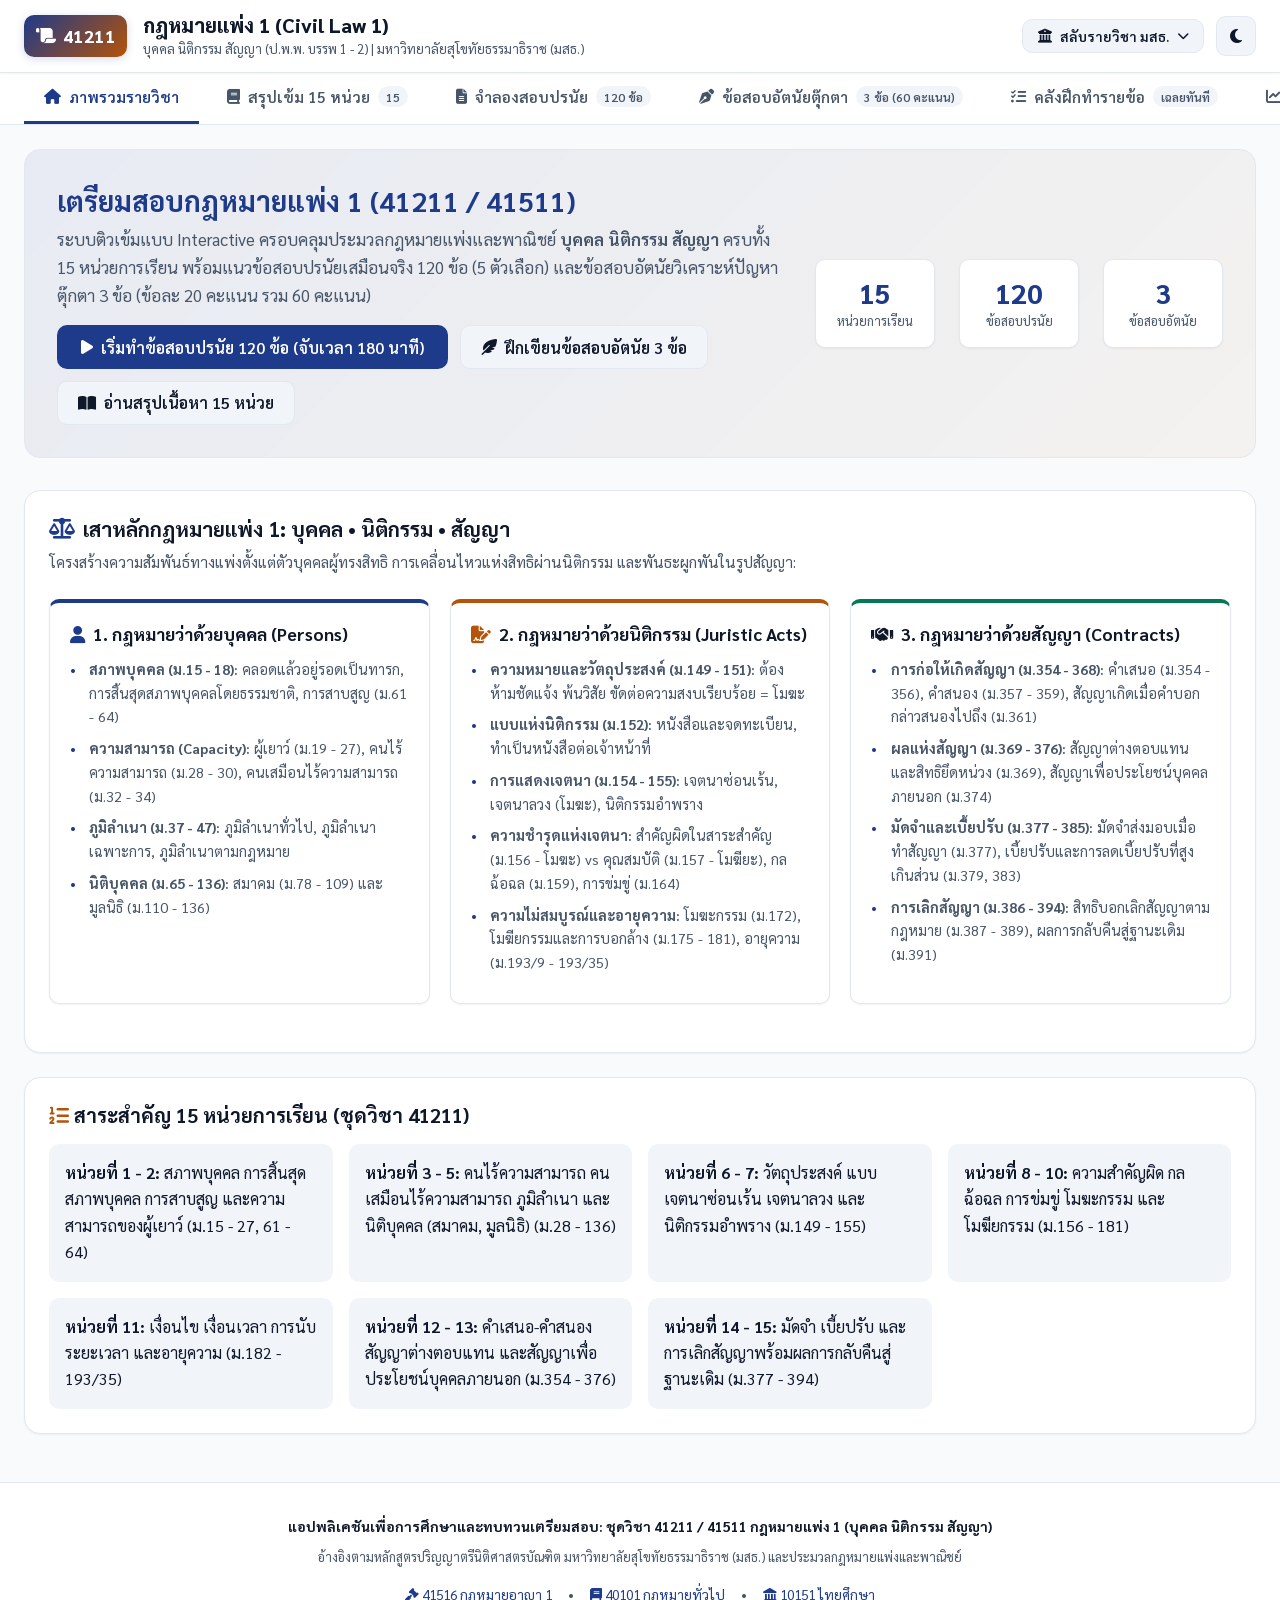
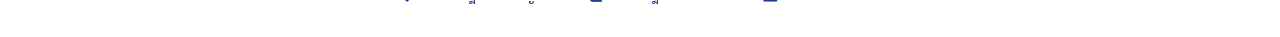
<file: 41211-civil-law-1/index.html>
<!DOCTYPE html>
<html lang="th" data-theme="light">
<head>
  <meta charset="UTF-8">
  <meta name="viewport" content="width=device-width, initial-scale=1.0">
  <title>41211 กฎหมายแพ่ง 1 - สรุปเนื้อหา & จำลองสอบเสมือนจริง มสธ.</title>
  
  <!-- Google Fonts: Sarabun & Prompt -->
  <link rel="preconnect" href="https://fonts.googleapis.com">
  <link rel="preconnect" href="https://fonts.gstatic.com" crossorigin>
  <link href="https://fonts.googleapis.com/css2?family=Prompt:wght@400;600;700;800&family=Sarabun:wght@300;400;500;600;700&display=swap" rel="stylesheet">
  
  <!-- Font Awesome Icons -->
  <link rel="stylesheet" href="https://cdnjs.cloudflare.com/ajax/libs/font-awesome/6.4.0/css/all.min.css">
  
  <!-- Custom CSS -->
  <link rel="stylesheet" href="css/styles.css">
</head>
<body>

  <!-- Top Navigation Header -->
  <header class="top-nav">
    <div class="top-nav-inner">
      <div class="brand-section">
        <div class="brand-badge">
          <i class="fas fa-scroll"></i> 41211
        </div>
        <div class="brand-info">
          <h1>กฎหมายแพ่ง 1 (Civil Law 1)</h1>
          <p>บุคคล นิติกรรม สัญญา (ป.พ.พ. บรรพ 1 - 2) | มหาวิทยาลัยสุโขทัยธรรมาธิราช (มสธ.)</p>
        </div>
      </div>

      <div class="nav-actions">
        <!-- Course Switcher Dropdown -->
        <div class="course-switcher-dropdown">
          <button id="btnCourseSwitcher" class="btn-switcher">
            <i class="fas fa-university"></i> สลับรายวิชา มสธ. <i class="fas fa-chevron-down" style="font-size: 0.75rem;"></i>
          </button>
          <div id="switcherDropdown" class="dropdown-menu">
            <a href="index.html" class="dropdown-item active">
              <i class="fas fa-scroll text-primary"></i> 41211 กฎหมายแพ่ง 1 (ปัจจุบัน)
            </a>
            <a href="../41516-criminal-law-1/index.html" class="dropdown-item">
              <i class="fas fa-gavel text-secondary"></i> 41516 กฎหมายอาญา 1
            </a>
            <a href="../40101 general law knowledge/index.html" class="dropdown-item">
              <i class="fas fa-book-reader text-secondary"></i> 40101 ความรู้เบื้องต้นเกี่ยวกับกฎหมายทั่วไป
            </a>
            <a href="../10151-thai-studies/index.html" class="dropdown-item">
              <i class="fas fa-landmark text-secondary"></i> 10151 ไทยศึกษา (Thai Studies)
            </a>
          </div>
        </div>

        <!-- Theme Toggle Button -->
        <button id="btnThemeToggle" class="btn-icon" title="สลับโหมดมืด/สว่าง">
          <i class="fas fa-moon"></i>
        </button>
      </div>
    </div>
  </header>

  <!-- Navigation Tabs -->
  <nav class="tab-navigation">
    <div class="tab-container">
      <button class="tab-btn active" data-tab="overview">
        <i class="fas fa-home"></i> ภาพรวมรายวิชา
      </button>
      <button class="tab-btn" data-tab="summary">
        <i class="fas fa-book"></i> สรุปเข้ม 15 หน่วย <span class="badge">15</span>
      </button>
      <button class="tab-btn" data-tab="exam">
        <i class="fas fa-file-alt"></i> จำลองสอบปรนัย <span class="badge">120 ข้อ</span>
      </button>
      <button class="tab-btn" data-tab="essay">
        <i class="fas fa-pen-nib"></i> ข้อสอบอัตนัยตุ๊กตา <span class="badge">3 ข้อ (60 คะแนน)</span>
      </button>
      <button class="tab-btn" data-tab="practice">
        <i class="fas fa-tasks"></i> คลังฝึกทำรายข้อ <span class="badge">เฉลยทันที</span>
      </button>
      <button class="tab-btn" data-tab="results">
        <i class="fas fa-chart-line"></i> ผลการสอบ & วิเคราะห์จุดอ่อน
      </button>
    </div>
  </nav>

  <!-- Main Content Container -->
  <main class="main-content">

    <!-- TAB 1: OVERVIEW -->
    <section id="tab-overview" class="tab-panel active">
      <div class="hero-banner">
        <div class="hero-text">
          <h2>เตรียมสอบกฎหมายแพ่ง 1 (41211 / 41511)</h2>
          <p style="font-size: 1.05rem; color: var(--text-muted); margin-bottom: 1rem;">
            ระบบติวเข้มแบบ Interactive ครอบคลุมประมวลกฎหมายแพ่งและพาณิชย์ <strong>บุคคล นิติกรรม สัญญา</strong>
            ครบทั้ง 15 หน่วยการเรียน พร้อมแนวข้อสอบปรนัยเสมือนจริง 120 ข้อ (5 ตัวเลือก) และข้อสอบอัตนัยวิเคราะห์ปัญหาตุ๊กตา 3 ข้อ (ข้อละ 20 คะแนน รวม 60 คะแนน)
          </p>
          <div style="display: flex; gap: 0.75rem; flex-wrap: wrap;">
            <button class="btn-primary" onclick="window.switchTab('exam'); window.startExam();">
              <i class="fas fa-play"></i> เริ่มทำข้อสอบปรนัย 120 ข้อ (จับเวลา 180 นาที)
            </button>
            <button class="btn-secondary" onclick="window.switchTab('essay');">
              <i class="fas fa-feather-alt"></i> ฝึกเขียนข้อสอบอัตนัย 3 ข้อ
            </button>
            <button class="btn-secondary" onclick="window.switchTab('summary');">
              <i class="fas fa-book-open"></i> อ่านสรุปเนื้อหา 15 หน่วย
            </button>
          </div>
        </div>
        <div class="hero-stats">
          <div class="stat-box">
            <div class="num">15</div>
            <div class="lbl">หน่วยการเรียน</div>
          </div>
          <div class="stat-box">
            <div class="num">120</div>
            <div class="lbl">ข้อสอบปรนัย</div>
          </div>
          <div class="stat-box">
            <div class="num">3</div>
            <div class="lbl">ข้อสอบอัตนัย</div>
          </div>
        </div>
      </div>

      <!-- Core Civil Law Tripartite Structure -->
      <div class="card">
        <h3 style="margin-bottom: 0.5rem; font-size: 1.3rem; display: flex; align-items: center; gap: 0.5rem;">
          <i class="fas fa-balance-scale text-primary"></i> เสาหลักกฎหมายแพ่ง 1: บุคคล • นิติกรรม • สัญญา
        </h3>
        <p style="color: var(--text-muted); font-size: 0.95rem; margin-bottom: 1.25rem;">
          โครงสร้างความสัมพันธ์ทางแพ่งตั้งแต่ตัวบุคคลผู้ทรงสิทธิ การเคลื่อนไหวแห่งสิทธิผ่านนิติกรรม และพันธะผูกพันในรูปสัญญา:
        </p>

        <div class="doctrine-grid">
          <!-- Pillar 1 -->
          <div class="doctrine-card layer-1">
            <h4><i class="fas fa-user text-primary"></i> 1. กฎหมายว่าด้วยบุคคล (Persons)</h4>
            <ul class="doctrine-list">
              <li><strong>สภาพบุคคล (ม.15 - 18):</strong> คลอดแล้วอยู่รอดเป็นทารก, การสิ้นสุดสภาพบุคคลโดยธรรมชาติ, การสาบสูญ (ม.61 - 64)</li>
              <li><strong>ความสามารถ (Capacity):</strong> ผู้เยาว์ (ม.19 - 27), คนไร้ความสามารถ (ม.28 - 30), คนเสมือนไร้ความสามารถ (ม.32 - 34)</li>
              <li><strong>ภูมิลำเนา (ม.37 - 47):</strong> ภูมิลำเนาทั่วไป, ภูมิลำเนาเฉพาะการ, ภูมิลำเนาตามกฎหมาย</li>
              <li><strong>นิติบุคคล (ม.65 - 136):</strong> สมาคม (ม.78 - 109) และ มูลนิธิ (ม.110 - 136)</li>
            </ul>
          </div>

          <!-- Pillar 2 -->
          <div class="doctrine-card layer-2">
            <h4><i class="fas fa-file-signature text-secondary"></i> 2. กฎหมายว่าด้วยนิติกรรม (Juristic Acts)</h4>
            <ul class="doctrine-list">
              <li><strong>ความหมายและวัตถุประสงค์ (ม.149 - 151):</strong> ต้องห้ามชัดแจ้ง พ้นวิสัย ขัดต่อความสงบเรียบร้อย = โมฆะ</li>
              <li><strong>แบบแห่งนิติกรรม (ม.152):</strong> หนังสือและจดทะเบียน, ทำเป็นหนังสือต่อเจ้าหน้าที่</li>
              <li><strong>การแสดงเจตนา (ม.154 - 155):</strong> เจตนาซ่อนเร้น, เจตนาลวง (โมฆะ), นิติกรรมอำพราง</li>
              <li><strong>ความชำรุดแห่งเจตนา:</strong> สำคัญผิดในสาระสำคัญ (ม.156 - โมฆะ) vs คุณสมบัติ (ม.157 - โมฆียะ), กลฉ้อฉล (ม.159), การข่มขู่ (ม.164)</li>
              <li><strong>ความไม่สมบูรณ์และอายุความ:</strong> โมฆะกรรม (ม.172), โมฆียกรรมและการบอกล้าง (ม.175 - 181), อายุความ (ม.193/9 - 193/35)</li>
            </ul>
          </div>

          <!-- Pillar 3 -->
          <div class="doctrine-card layer-3">
            <h4><i class="fas fa-handshake text-accent"></i> 3. กฎหมายว่าด้วยสัญญา (Contracts)</h4>
            <ul class="doctrine-list">
              <li><strong>การก่อให้เกิดสัญญา (ม.354 - 368):</strong> คำเสนอ (ม.354 - 356), คำสนอง (ม.357 - 359), สัญญาเกิดเมื่อคำบอกกล่าวสนองไปถึง (ม.361)</li>
              <li><strong>ผลแห่งสัญญา (ม.369 - 376):</strong> สัญญาต่างตอบแทนและสิทธิยึดหน่วง (ม.369), สัญญาเพื่อประโยชน์บุคคลภายนอก (ม.374)</li>
              <li><strong>มัดจำและเบี้ยปรับ (ม.377 - 385):</strong> มัดจำส่งมอบเมื่อทำสัญญา (ม.377), เบี้ยปรับและการลดเบี้ยปรับที่สูงเกินส่วน (ม.379, 383)</li>
              <li><strong>การเลิกสัญญา (ม.386 - 394):</strong> สิทธิบอกเลิกสัญญาตามกฎหมาย (ม.387 - 389), ผลการกลับคืนสู่ฐานะเดิม (ม.391)</li>
            </ul>
          </div>
        </div>
      </div>

      <!-- Course Units Curriculum Map -->
      <div class="card">
        <h3 style="margin-bottom: 1rem; font-size: 1.25rem;">
          <i class="fas fa-list-ol text-secondary"></i> สาระสำคัญ 15 หน่วยการเรียน (ชุดวิชา 41211)
        </h3>
        <div style="display: grid; grid-template-columns: repeat(auto-fill, minmax(280px, 1fr)); gap: 1rem;">
          <div style="background-color: var(--bg-subtle); padding: 1rem; border-radius: var(--radius-md);">
            <strong>หน่วยที่ 1 - 2:</strong> สภาพบุคคล การสิ้นสุดสภาพบุคคล การสาบสูญ และความสามารถของผู้เยาว์ (ม.15 - 27, 61 - 64)
          </div>
          <div style="background-color: var(--bg-subtle); padding: 1rem; border-radius: var(--radius-md);">
            <strong>หน่วยที่ 3 - 5:</strong> คนไร้ความสามารถ คนเสมือนไร้ความสามารถ ภูมิลำเนา และนิติบุคคล (สมาคม, มูลนิธิ) (ม.28 - 136)
          </div>
          <div style="background-color: var(--bg-subtle); padding: 1rem; border-radius: var(--radius-md);">
            <strong>หน่วยที่ 6 - 7:</strong> วัตถุประสงค์ แบบ เจตนาซ่อนเร้น เจตนาลวง และนิติกรรมอำพราง (ม.149 - 155)
          </div>
          <div style="background-color: var(--bg-subtle); padding: 1rem; border-radius: var(--radius-md);">
            <strong>หน่วยที่ 8 - 10:</strong> ความสำคัญผิด กลฉ้อฉล การข่มขู่ โมฆะกรรม และโมฆียกรรม (ม.156 - 181)
          </div>
          <div style="background-color: var(--bg-subtle); padding: 1rem; border-radius: var(--radius-md);">
            <strong>หน่วยที่ 11:</strong> เงื่อนไข เงื่อนเวลา การนับระยะเวลา และอายุความ (ม.182 - 193/35)
          </div>
          <div style="background-color: var(--bg-subtle); padding: 1rem; border-radius: var(--radius-md);">
            <strong>หน่วยที่ 12 - 13:</strong> คำเสนอ-คำสนอง สัญญาต่างตอบแทน และสัญญาเพื่อประโยชน์บุคคลภายนอก (ม.354 - 376)
          </div>
          <div style="background-color: var(--bg-subtle); padding: 1rem; border-radius: var(--radius-md);">
            <strong>หน่วยที่ 14 - 15:</strong> มัดจำ เบี้ยปรับ และการเลิกสัญญาพร้อมผลการกลับคืนสู่ฐานะเดิม (ม.377 - 394)
          </div>
        </div>
      </div>
    </section>

    <!-- TAB 2: UNIT SUMMARIES -->
    <section id="tab-summary" class="tab-panel">
      <div class="summary-toolbar">
        <div class="search-input-wrap">
          <i class="fas fa-search search-icon"></i>
          <input type="text" id="summarySearchInput" class="search-input" placeholder="ค้นหาตามมาตรา หัวข้อ หรือคีย์เวิร์ดในสรุป...">
        </div>
        <select id="summaryUnitFilter" class="select-filter">
          <option value="all">ทุกหน่วยการเรียน (หน่วยที่ 1 - 15)</option>
          <option value="1">หน่วยที่ 1 สภาพบุคคลและการสาบสูญ</option>
          <option value="2">หน่วยที่ 2 ความสามารถของผู้เยาว์</option>
          <option value="3">หน่วยที่ 3 คนไร้และเสมือนไร้ความสามารถ</option>
          <option value="4">หน่วยที่ 4 ภูมิลำเนาและสิทธิแห่งสภาพบุคคล</option>
          <option value="5">หน่วยที่ 5 นิติบุคคล สมาคม และมูลนิธิ</option>
          <option value="6">หน่วยที่ 6 วัตถุประสงค์และแบบของนิติกรรม</option>
          <option value="7">หน่วยที่ 7 เจตนาซ่อนเร้น ลวง อำพราง</option>
          <option value="8">หน่วยที่ 8 ความสำคัญผิดในการแสดงเจตนา</option>
          <option value="9">หน่วยที่ 9 กลฉ้อฉลและการข่มขู่</option>
          <option value="10">หน่วยที่ 10 โมฆะกรรมและโมฆียกรรม</option>
          <option value="11">หน่วยที่ 11 เงื่อนไข เงื่อนเวลา อายุความ</option>
          <option value="12">หน่วยที่ 12 คำเสนอและคำสนอง</option>
          <option value="13">หน่วยที่ 13 ผลแห่งสัญญาและบุคคลภายนอก</option>
          <option value="14">หน่วยที่ 14 มัดจำและเบี้ยปรับ</option>
          <option value="15">หน่วยที่ 15 การเลิกสัญญาและผลการเลิกสัญญา</option>
        </select>
        <button id="btnExpandAllSummaries" class="btn-secondary" style="font-size: 0.85rem;">
          <i class="fas fa-expand-alt"></i> ขยายทั้งหมด
        </button>
        <button id="btnCollapseAllSummaries" class="btn-secondary" style="font-size: 0.85rem;">
          <i class="fas fa-compress-alt"></i> ยุบทั้งหมด
        </button>
      </div>

      <div id="summariesContainer">
        <!-- Rendered dynamically by app.js -->
      </div>
    </section>

    <!-- TAB 3: EXAM SIMULATION (120 Questions) -->
    <section id="tab-exam" class="tab-panel">
      <!-- Exam Welcome / Rules Box -->
      <div id="examWelcomeBox" class="card" style="text-align: center; padding: 3rem 2rem;">
        <i class="fas fa-clipboard-check" style="font-size: 3.5rem; color: var(--primary); margin-bottom: 1.25rem;"></i>
        <h2 style="font-size: 1.8rem; margin-bottom: 0.75rem;">แบบทดสอบจำลองเสมือนจริง 120 ข้อ (มสธ. 41211)</h2>
        <p style="max-width: 680px; margin: 0 auto 1.5rem; color: var(--text-muted); font-size: 1rem;">
          ข้อสอบปรนัย 5 ตัวเลือก (ก-จ) จำนวน 120 ข้อ เฉลี่ย 8 ข้อต่อหน่วย ครบทั้ง 15 หน่วยการเรียน<br>
          เวลาในการสอบจริง: <strong>180 นาที (3 ชั่วโมง)</strong> | เกณฑ์ประเมินผล: <strong>H (≥76%), S (60-75%), U (&lt;60%)</strong>
        </p>
        <div style="display: flex; gap: 1rem; justify-content: center;">
          <button id="btnStartExam" class="btn-primary" style="font-size: 1.1rem; padding: 0.85rem 2rem;">
            <i class="fas fa-play"></i> เริ่มต้นทำแบบทดสอบ 120 ข้อ
          </button>
        </div>
      </div>

      <!-- Active Exam Interface -->
      <div id="examActiveBox" class="hidden">
        <div class="exam-layout">
          <!-- Left: Question Area -->
          <div class="exam-main-col">
            <div id="examQuestionContainer">
              <!-- Rendered dynamically by app.js -->
            </div>

            <div class="exam-controls">
              <button id="btnPrevExamQ" class="btn-secondary">
                <i class="fas fa-chevron-left"></i> ข้อก่อนหน้า
              </button>
              <div style="display: flex; gap: 0.75rem;">
                <button id="btnFlagExamQ" class="btn-secondary">
                  <i class="fas fa-flag"></i> ติดธงทบทวน
                </button>
                <button id="btnNextExamQ" class="btn-secondary">
                  ข้อถัดไป <i class="fas fa-chevron-right"></i>
                </button>
              </div>
              <button id="btnSubmitExam" class="btn-danger">
                <i class="fas fa-paper-plane"></i> ส่งข้อสอบ
              </button>
            </div>
          </div>

          <!-- Right: Navigator & Timer Sidebar -->
          <aside class="exam-sidebar">
            <div class="exam-timer-box">
              <div class="timer-label"><i class="fas fa-clock"></i> เวลาที่เหลือ</div>
              <div id="examTimerDisplay" class="timer-digits">03:00:00</div>
            </div>

            <div style="display: flex; justify-content: space-between; font-size: 0.875rem; font-weight: 600;">
              <span>ความคืบหน้า</span>
              <span id="examAnsweredCount">0 / 120 ข้อ</span>
            </div>
            <div class="exam-progress-bar">
              <div id="examProgressFill" class="exam-progress-fill"></div>
            </div>

            <div style="margin: 1rem 0 0.5rem; font-size: 0.85rem; font-weight: 700; color: var(--text-muted);">
              แผงกระดาษคำตอบ (ข้อ 1 - 120):
            </div>
            <div id="examNavGrid" class="question-nav-grid">
              <!-- Rendered dynamically -->
            </div>

            <div style="display: flex; gap: 0.75rem; font-size: 0.75rem; color: var(--text-muted); justify-content: center; flex-wrap: wrap;">
              <span><span style="display:inline-block; width:10px; height:10px; background:var(--primary); border-radius:2px;"></span> ตอบแล้ว</span>
              <span><span style="display:inline-block; width:10px; height:10px; background:var(--bg-subtle); border:1px solid var(--border-color); border-radius:2px;"></span> ยังไม่ตอบ</span>
              <span><span style="display:inline-block; width:10px; height:10px; background:var(--secondary-light); border:1px solid var(--secondary); border-radius:2px;"></span> ติดธง</span>
            </div>
          </aside>
        </div>
      </div>
    </section>

    <!-- TAB 4: SUBJECTIVE ESSAY WORKSHOP (3 Questions) -->
    <section id="tab-essay" class="tab-panel">
      <div class="card" style="margin-bottom: 1.25rem;">
        <h2 style="font-size: 1.4rem; color: var(--primary); margin-bottom: 0.4rem;">
          <i class="fas fa-pen-nib"></i> ข้อสอบอัตนัยวิเคราะห์ปัญหาตุ๊กตา (Subjective Exam - 3 ข้อ 60 คะแนน)
        </h2>
        <p style="color: var(--text-muted); font-size: 0.95rem;">
          จำลองสนามสอบอัตนัยของ มสธ. ชุดละ 3 ข้อ (ข้อละ 20 คะแนน รวม 60 คะแนน) โดยต้องตอบตามรูปแบบมาตรฐาน: 
          <strong>1. หลักกฎหมายที่เกี่ยวข้อง 2. วินิจฉัยปรับบทกับข้อเท็จจริง 3. สรุปผลคำวินิจฉัย</strong>
        </p>
      </div>

      <div class="essay-container">
        <!-- Question Selector Tabs -->
        <div id="essayQuestionTabs" class="essay-tabs">
          <!-- Rendered dynamically -->
        </div>

        <!-- Active Question Split View -->
        <div id="essayActiveContainer">
          <!-- Rendered dynamically -->
        </div>
      </div>
    </section>

    <!-- TAB 5: PRACTICE REPOSITORY (Immediate Feedback) -->
    <section id="tab-practice" class="tab-panel">
      <div class="summary-toolbar">
        <div class="search-input-wrap">
          <i class="fas fa-search search-icon"></i>
          <input type="text" id="practiceSearchInput" class="search-input" placeholder="ค้นหาข้อสอบ คำถาม หรือมาตรา...">
        </div>
        <select id="practiceUnitFilter" class="select-filter">
          <option value="all">ทุกหน่วยการเรียน (120 ข้อ)</option>
          <option value="1">หน่วยที่ 1 สภาพบุคคลและการสาบสูญ (8 ข้อ)</option>
          <option value="2">หน่วยที่ 2 ความสามารถของผู้เยาว์ (8 ข้อ)</option>
          <option value="3">หน่วยที่ 3 คนไร้และเสมือนไร้ความสามารถ (8 ข้อ)</option>
          <option value="4">หน่วยที่ 4 ภูมิลำเนาและสิทธิแห่งสภาพบุคคล (8 ข้อ)</option>
          <option value="5">หน่วยที่ 5 นิติบุคคล สมาคม และมูลนิธิ (8 ข้อ)</option>
          <option value="6">หน่วยที่ 6 วัตถุประสงค์และแบบของนิติกรรม (8 ข้อ)</option>
          <option value="7">หน่วยที่ 7 เจตนาซ่อนเร้น ลวง อำพราง (8 ข้อ)</option>
          <option value="8">หน่วยที่ 8 ความสำคัญผิดในการแสดงเจตนา (8 ข้อ)</option>
          <option value="9">หน่วยที่ 9 กลฉ้อฉลและการข่มขู่ (8 ข้อ)</option>
          <option value="10">หน่วยที่ 10 โมฆะกรรมและโมฆียกรรม (8 ข้อ)</option>
          <option value="11">หน่วยที่ 11 เงื่อนไข เงื่อนเวลา อายุความ (8 ข้อ)</option>
          <option value="12">หน่วยที่ 12 คำเสนอและคำสนอง (8 ข้อ)</option>
          <option value="13">หน่วยที่ 13 ผลแห่งสัญญาและบุคคลภายนอก (8 ข้อ)</option>
          <option value="14">หน่วยที่ 14 มัดจำและเบี้ยปรับ (8 ข้อ)</option>
          <option value="15">หน่วยที่ 15 การเลิกสัญญาและผลการเลิกสัญญา (8 ข้อ)</option>
        </select>
        <label style="display: flex; align-items: center; gap: 0.5rem; font-size: 0.9rem; font-weight: 600; cursor: pointer;">
          <input type="checkbox" id="practiceBookmarkFilter">
          <i class="fas fa-star" style="color: var(--secondary);"></i> เฉพาะข้อที่บันทึกไว้
        </label>
      </div>

      <div id="practiceQuestionsContainer">
        <!-- Rendered dynamically -->
      </div>
    </section>

    <!-- TAB 6: RESULTS & UNIT ANALYTICS -->
    <section id="tab-results" class="tab-panel">
      <div id="resultsSummaryBox">
        <div class="card" style="text-align: center; padding: 3rem;">
          <i class="fas fa-hourglass-start" style="font-size: 3rem; color: var(--text-subtle); margin-bottom: 1rem;"></i>
          <h3 style="color: var(--text-muted);">ยังไม่มีผลการสอบจำลอง</h3>
          <p style="margin: 0.5rem 0 1.5rem; color: var(--text-muted);">
            กรุณาเข้าสู่แท็บ "จำลองสอบปรนัย" และทำการส่งข้อสอบเพื่อดูผลการประเมินเกรด มสธ. และการวิเคราะห์จุดอ่อนรายหน่วย
          </p>
          <button class="btn-primary" onclick="window.switchTab('exam'); window.startExam();">
            <i class="fas fa-play"></i> เริ่มจำลองสอบ 120 ข้อ
          </button>
        </div>
      </div>

      <div class="card" style="margin-top: 1.5rem;">
        <h3 style="font-size: 1.25rem; margin-bottom: 0.5rem; color: var(--primary);">
          <i class="fas fa-chart-pie"></i> ผลการวิเคราะห์แยกรายหน่วยการเรียน (หน่วยที่ 1 - 15)
        </h3>
        <p style="color: var(--text-muted); font-size: 0.9rem; margin-bottom: 1.25rem;">
          เกณฑ์สี: <span class="text-success font-bold">เขียว (≥75%)</span> จุดแข็ง | <span class="text-secondary font-bold">ส้ม (50-74%)</span> ปานกลาง | <span class="text-danger font-bold">แดง (&lt;50%)</span> จุดอ่อนที่ต้องอ่านทบทวนด่วน
        </p>
        <div id="resultsUnitAnalysisGrid" class="unit-analysis-grid">
          <!-- Rendered dynamically by app.js -->
        </div>
      </div>
    </section>

  </main>

  <!-- Footer -->
  <footer>
    <div style="max-width: 1440px; margin: 0 auto; display: flex; flex-direction: column; gap: 0.5rem; align-items: center;">
      <p style="font-weight: 700; color: var(--text-main);">
        แอปพลิเคชันเพื่อการศึกษาและทบทวนเตรียมสอบ: ชุดวิชา 41211 / 41511 กฎหมายแพ่ง 1 (บุคคล นิติกรรม สัญญา)
      </p>
      <p style="font-size: 0.8rem; color: var(--text-muted);">
        อ้างอิงตามหลักสูตรปริญญาตรีนิติศาสตรบัณฑิต มหาวิทยาลัยสุโขทัยธรรมาธิราช (มสธ.) และประมวลกฎหมายแพ่งและพาณิชย์
      </p>
      <div style="margin-top: 0.5rem; display: flex; gap: 1rem; font-size: 0.85rem; flex-wrap: wrap; justify-content: center;">
        <a href="../41516-criminal-law-1/index.html"><i class="fas fa-gavel"></i> 41516 กฎหมายอาญา 1</a>
        <span>•</span>
        <a href="../40101 general law knowledge/index.html"><i class="fas fa-book"></i> 40101 กฎหมายทั่วไป</a>
        <span>•</span>
        <a href="../10151-thai-studies/index.html"><i class="fas fa-landmark"></i> 10151 ไทยศึกษา</a>
      </div>
    </div>
  </footer>

  <!-- Script Files -->
  <script src="js/summary-data.js"></script>
  <script src="js/essay-data.js"></script>
  <script src="js/questions-data.js"></script>
  <script src="js/app.js"></script>
</body>
</html>
</file>
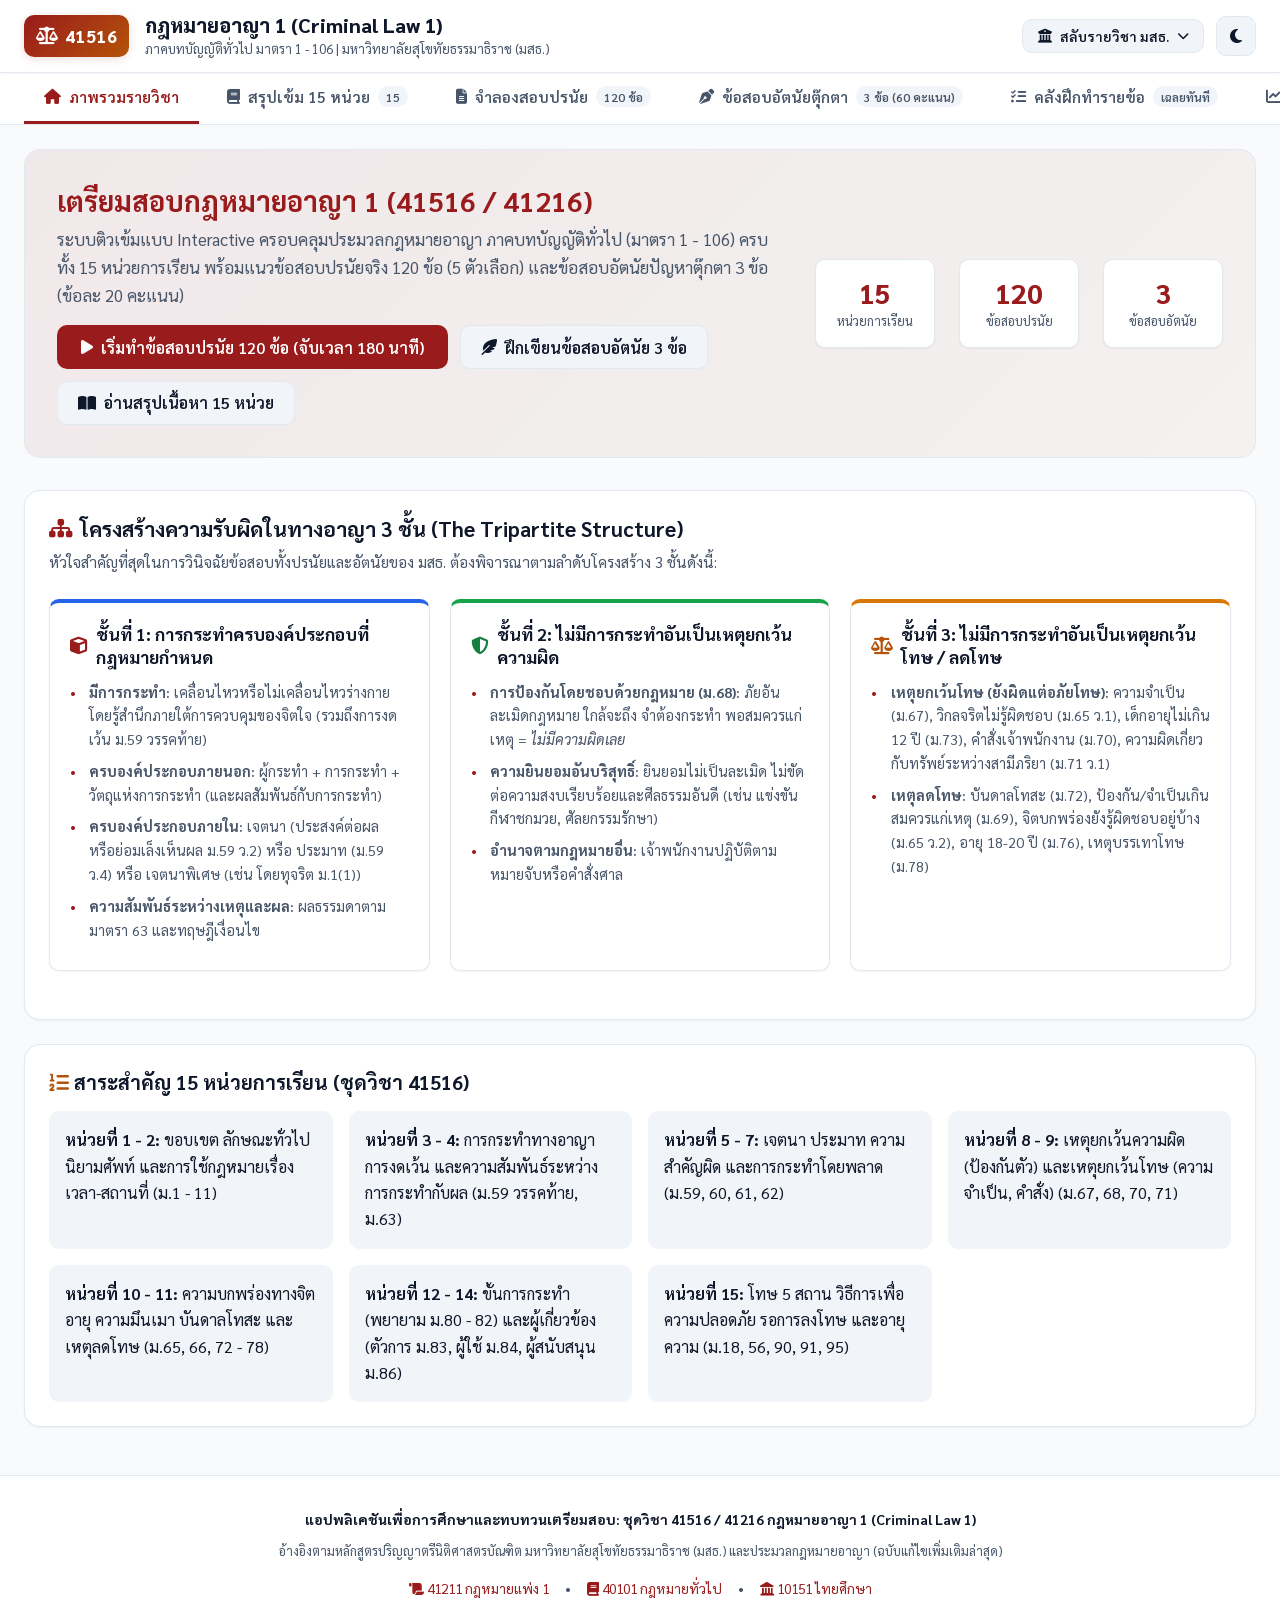
<file: 41516-criminal-law-1/index.html>
<!DOCTYPE html>
<html lang="th" data-theme="light">
<head>
  <meta charset="UTF-8">
  <meta name="viewport" content="width=device-width, initial-scale=1.0">
  <title>41516 กฎหมายอาญา 1 - สรุปเนื้อหา & จำลองสอบเสมือนจริง มสธ.</title>
  
  <!-- Google Fonts: Sarabun & Prompt -->
  <link rel="preconnect" href="https://fonts.googleapis.com">
  <link rel="preconnect" href="https://fonts.gstatic.com" crossorigin>
  <link href="https://fonts.googleapis.com/css2?family=Prompt:wght@400;600;700;800&family=Sarabun:wght@300;400;500;600;700&display=swap" rel="stylesheet">
  
  <!-- Font Awesome Icons -->
  <link rel="stylesheet" href="https://cdnjs.cloudflare.com/ajax/libs/font-awesome/6.4.0/css/all.min.css">
  
  <!-- Custom CSS -->
  <link rel="stylesheet" href="css/styles.css">
</head>
<body>

  <!-- Top Navigation Header -->
  <header class="top-nav">
    <div class="top-nav-inner">
      <div class="brand-section">
        <div class="brand-badge">
          <i class="fas fa-balance-scale"></i> 41516
        </div>
        <div class="brand-info">
          <h1>กฎหมายอาญา 1 (Criminal Law 1)</h1>
          <p>ภาคบทบัญญัติทั่วไป มาตรา 1 - 106 | มหาวิทยาลัยสุโขทัยธรรมาธิราช (มสธ.)</p>
        </div>
      </div>

      <div class="nav-actions">
        <!-- Course Switcher Dropdown -->
        <div class="course-switcher-dropdown">
          <button id="btnCourseSwitcher" class="btn-switcher">
            <i class="fas fa-university"></i> สลับรายวิชา มสธ. <i class="fas fa-chevron-down" style="font-size: 0.75rem;"></i>
          </button>
          <div id="switcherDropdown" class="dropdown-menu">
            <a href="index.html" class="dropdown-item active">
              <i class="fas fa-gavel text-primary"></i> 41516 กฎหมายอาญา 1 (ปัจจุบัน)
            </a>
            <a href="../41211-civil-law-1/index.html" class="dropdown-item">
              <i class="fas fa-scroll text-secondary"></i> 41211 กฎหมายแพ่ง 1 (ใหม่)
            </a>
            <a href="../40101 general law knowledge/index.html" class="dropdown-item">
              <i class="fas fa-book-reader text-secondary"></i> 40101 ความรู้เบื้องต้นเกี่ยวกับกฎหมายทั่วไป
            </a>
            <a href="../10151-thai-studies/index.html" class="dropdown-item">
              <i class="fas fa-landmark text-secondary"></i> 10151 ไทยศึกษา (Thai Studies)
            </a>
          </div>
        </div>

        <!-- Theme Toggle Button -->
        <button id="btnThemeToggle" class="btn-icon" title="สลับโหมดมืด/สว่าง">
          <i class="fas fa-moon"></i>
        </button>
      </div>
    </div>
  </header>

  <!-- Navigation Tabs -->
  <nav class="tab-navigation">
    <div class="tab-container">
      <button class="tab-btn active" data-tab="overview">
        <i class="fas fa-home"></i> ภาพรวมรายวิชา
      </button>
      <button class="tab-btn" data-tab="summary">
        <i class="fas fa-book"></i> สรุปเข้ม 15 หน่วย <span class="badge">15</span>
      </button>
      <button class="tab-btn" data-tab="exam">
        <i class="fas fa-file-alt"></i> จำลองสอบปรนัย <span class="badge">120 ข้อ</span>
      </button>
      <button class="tab-btn" data-tab="essay">
        <i class="fas fa-pen-nib"></i> ข้อสอบอัตนัยตุ๊กตา <span class="badge">3 ข้อ (60 คะแนน)</span>
      </button>
      <button class="tab-btn" data-tab="practice">
        <i class="fas fa-tasks"></i> คลังฝึกทำรายข้อ <span class="badge">เฉลยทันที</span>
      </button>
      <button class="tab-btn" data-tab="results">
        <i class="fas fa-chart-line"></i> ผลการสอบ & วิเคราะห์จุดอ่อน
      </button>
    </div>
  </nav>

  <!-- Main Content Container -->
  <main class="main-content">

    <!-- TAB 1: OVERVIEW -->
    <section id="tab-overview" class="tab-panel active">
      <div class="hero-banner">
        <div class="hero-text">
          <h2>เตรียมสอบกฎหมายอาญา 1 (41516 / 41216)</h2>
          <p style="font-size: 1.05rem; color: var(--text-muted); margin-bottom: 1rem;">
            ระบบติวเข้มแบบ Interactive ครอบคลุมประมวลกฎหมายอาญา ภาคบทบัญญัติทั่วไป (มาตรา 1 - 106)
            ครบทั้ง 15 หน่วยการเรียน พร้อมแนวข้อสอบปรนัยจริง 120 ข้อ (5 ตัวเลือก) และข้อสอบอัตนัยปัญหาตุ๊กตา 3 ข้อ (ข้อละ 20 คะแนน)
          </p>
          <div style="display: flex; gap: 0.75rem; flex-wrap: wrap;">
            <button class="btn-primary" onclick="window.switchTab('exam'); window.startExam();">
              <i class="fas fa-play"></i> เริ่มทำข้อสอบปรนัย 120 ข้อ (จับเวลา 180 นาที)
            </button>
            <button class="btn-secondary" onclick="window.switchTab('essay');">
              <i class="fas fa-feather-alt"></i> ฝึกเขียนข้อสอบอัตนัย 3 ข้อ
            </button>
            <button class="btn-secondary" onclick="window.switchTab('summary');">
              <i class="fas fa-book-open"></i> อ่านสรุปเนื้อหา 15 หน่วย
            </button>
          </div>
        </div>
        <div class="hero-stats">
          <div class="stat-box">
            <div class="num">15</div>
            <div class="lbl">หน่วยการเรียน</div>
          </div>
          <div class="stat-box">
            <div class="num">120</div>
            <div class="lbl">ข้อสอบปรนัย</div>
          </div>
          <div class="stat-box">
            <div class="num">3</div>
            <div class="lbl">ข้อสอบอัตนัย</div>
          </div>
        </div>
      </div>

      <!-- Core Criminal Liability Tripartite Structure -->
      <div class="card">
        <h3 style="margin-bottom: 0.5rem; font-size: 1.3rem; display: flex; align-items: center; gap: 0.5rem;">
          <i class="fas fa-sitemap text-primary"></i> โครงสร้างความรับผิดในทางอาญา 3 ชั้น (The Tripartite Structure)
        </h3>
        <p style="color: var(--text-muted); font-size: 0.95rem; margin-bottom: 1.25rem;">
          หัวใจสำคัญที่สุดในการวินิจฉัยข้อสอบทั้งปรนัยและอัตนัยของ มสธ. ต้องพิจารณาตามลำดับโครงสร้าง 3 ชั้นดังนี้:
        </p>

        <div class="doctrine-grid">
          <!-- Layer 1 -->
          <div class="doctrine-card layer-1">
            <h4><i class="fas fa-cube text-primary"></i> ชั้นที่ 1: การกระทำครบองค์ประกอบที่กฎหมายกำหนด</h4>
            <ul class="doctrine-list">
              <li><strong>มีการกระทำ:</strong> เคลื่อนไหวหรือไม่เคลื่อนไหวร่างกายโดยรู้สำนึกภายใต้การควบคุมของจิตใจ (รวมถึงการงดเว้น ม.59 วรรคท้าย)</li>
              <li><strong>ครบองค์ประกอบภายนอก:</strong> ผู้กระทำ + การกระทำ + วัตถุแห่งการกระทำ (และผลสัมพันธ์กับการกระทำ)</li>
              <li><strong>ครบองค์ประกอบภายใน:</strong> เจตนา (ประสงค์ต่อผล หรือย่อมเล็งเห็นผล ม.59 ว.2) หรือ ประมาท (ม.59 ว.4) หรือ เจตนาพิเศษ (เช่น โดยทุจริต ม.1(1))</li>
              <li><strong>ความสัมพันธ์ระหว่างเหตุและผล:</strong> ผลธรรมดาตามมาตรา 63 และทฤษฎีเงื่อนไข</li>
            </ul>
          </div>

          <!-- Layer 2 -->
          <div class="doctrine-card layer-2">
            <h4><i class="fas fa-shield-alt text-success"></i> ชั้นที่ 2: ไม่มีการกระทำอันเป็นเหตุยกเว้นความผิด</h4>
            <ul class="doctrine-list">
              <li><strong>การป้องกันโดยชอบด้วยกฎหมาย (ม.68):</strong> ภัยอันละเมิดกฎหมาย ใกล้จะถึง จำต้องกระทำ พอสมควรแก่เหตุ = <em>ไม่มีความผิดเลย</em></li>
              <li><strong>ความยินยอมอันบริสุทธิ์:</strong> ยินยอมไม่เป็นละเมิด ไม่ขัดต่อความสงบเรียบร้อยและศีลธรรมอันดี (เช่น แข่งขันกีฬาชกมวย, ศัลยกรรมรักษา)</li>
              <li><strong>อำนาจตามกฎหมายอื่น:</strong> เจ้าพนักงานปฏิบัติตามหมายจับหรือคำสั่งศาล</li>
            </ul>
          </div>

          <!-- Layer 3 -->
          <div class="doctrine-card layer-3">
            <h4><i class="fas fa-scale-balanced text-secondary"></i> ชั้นที่ 3: ไม่มีการกระทำอันเป็นเหตุยกเว้นโทษ / ลดโทษ</h4>
            <ul class="doctrine-list">
              <li><strong>เหตุยกเว้นโทษ (ยังผิดแต่อภัยโทษ):</strong> ความจำเป็น (ม.67), วิกลจริตไม่รู้ผิดชอบ (ม.65 ว.1), เด็กอายุไม่เกิน 12 ปี (ม.73), คำสั่งเจ้าพนักงาน (ม.70), ความผิดเกี่ยวกับทรัพย์ระหว่างสามีภริยา (ม.71 ว.1)</li>
              <li><strong>เหตุลดโทษ:</strong> บันดาลโทสะ (ม.72), ป้องกัน/จำเป็นเกินสมควรแก่เหตุ (ม.69), จิตบกพร่องยังรู้ผิดชอบอยู่บ้าง (ม.65 ว.2), อายุ 18-20 ปี (ม.76), เหตุบรรเทาโทษ (ม.78)</li>
            </ul>
          </div>
        </div>
      </div>

      <!-- Course Units Curriculum Map -->
      <div class="card">
        <h3 style="margin-bottom: 1rem; font-size: 1.25rem;">
          <i class="fas fa-list-ol text-secondary"></i> สาระสำคัญ 15 หน่วยการเรียน (ชุดวิชา 41516)
        </h3>
        <div style="display: grid; grid-template-columns: repeat(auto-fill, minmax(280px, 1fr)); gap: 1rem;">
          <div style="background-color: var(--bg-subtle); padding: 1rem; border-radius: var(--radius-md);">
            <strong>หน่วยที่ 1 - 2:</strong> ขอบเขต ลักษณะทั่วไป นิยามศัพท์ และการใช้กฎหมายเรื่องเวลา-สถานที่ (ม.1 - 11)
          </div>
          <div style="background-color: var(--bg-subtle); padding: 1rem; border-radius: var(--radius-md);">
            <strong>หน่วยที่ 3 - 4:</strong> การกระทำทางอาญา การงดเว้น และความสัมพันธ์ระหว่างการกระทำกับผล (ม.59 วรรคท้าย, ม.63)
          </div>
          <div style="background-color: var(--bg-subtle); padding: 1rem; border-radius: var(--radius-md);">
            <strong>หน่วยที่ 5 - 7:</strong> เจตนา ประมาท ความสำคัญผิด และการกระทำโดยพลาด (ม.59, 60, 61, 62)
          </div>
          <div style="background-color: var(--bg-subtle); padding: 1rem; border-radius: var(--radius-md);">
            <strong>หน่วยที่ 8 - 9:</strong> เหตุยกเว้นความผิด (ป้องกันตัว) และเหตุยกเว้นโทษ (ความจำเป็น, คำสั่ง) (ม.67, 68, 70, 71)
          </div>
          <div style="background-color: var(--bg-subtle); padding: 1rem; border-radius: var(--radius-md);">
            <strong>หน่วยที่ 10 - 11:</strong> ความบกพร่องทางจิต อายุ ความมึนเมา บันดาลโทสะ และเหตุลดโทษ (ม.65, 66, 72 - 78)
          </div>
          <div style="background-color: var(--bg-subtle); padding: 1rem; border-radius: var(--radius-md);">
            <strong>หน่วยที่ 12 - 14:</strong> ขั้นการกระทำ (พยายาม ม.80 - 82) และผู้เกี่ยวข้อง (ตัวการ ม.83, ผู้ใช้ ม.84, ผู้สนับสนุน ม.86)
          </div>
          <div style="background-color: var(--bg-subtle); padding: 1rem; border-radius: var(--radius-md);">
            <strong>หน่วยที่ 15:</strong> โทษ 5 สถาน วิธีการเพื่อความปลอดภัย รอการลงโทษ และอายุความ (ม.18, 56, 90, 91, 95)
          </div>
        </div>
      </div>
    </section>

    <!-- TAB 2: UNIT SUMMARIES -->
    <section id="tab-summary" class="tab-panel">
      <div class="summary-toolbar">
        <div class="search-input-wrap">
          <i class="fas fa-search search-icon"></i>
          <input type="text" id="summarySearchInput" class="search-input" placeholder="ค้นหาตามมาตรา หัวข้อ หรือคีย์เวิร์ดในสรุป...">
        </div>
        <select id="summaryUnitFilter" class="select-filter">
          <option value="all">ทุกหน่วยการเรียน (หน่วยที่ 1 - 15)</option>
          <option value="1">หน่วยที่ 1 ขอบเขตและนิยามศัพท์</option>
          <option value="2">หน่วยที่ 2 เวลาและสถานที่</option>
          <option value="3">หน่วยที่ 3 การกระทำและการงดเว้น</option>
          <option value="4">หน่วยที่ 4 ความสัมพันธ์แห่งผล</option>
          <option value="5">หน่วยที่ 5 เจตนาและประมาท</option>
          <option value="6">หน่วยที่ 6 สำคัญผิดและเหตุเพิ่มโทษ</option>
          <option value="7">หน่วยที่ 7 การกระทำโดยพลาด</option>
          <option value="8">หน่วยที่ 8 ป้องกันตัวและความยินยอม</option>
          <option value="9">หน่วยที่ 9 ความจำเป็นและคำสั่ง</option>
          <option value="10">หน่วยที่ 10 จิตบกพร่อง อายุ มึนเมา</option>
          <option value="11">หน่วยที่ 11 บันดาลโทสะและเหตุลดโทษ</option>
          <option value="12">หน่วยที่ 12 การพยายามกระทำความผิด</option>
          <option value="13">หน่วยที่ 13 ตัวการร่วม</option>
          <option value="14">หน่วยที่ 14 ผู้ใช้และผู้สนับสนุน</option>
          <option value="15">หน่วยที่ 15 โทษ ความปลอดภัย อายุความ</option>
        </select>
        <button id="btnExpandAllSummaries" class="btn-secondary" style="font-size: 0.85rem;">
          <i class="fas fa-expand-alt"></i> ขยายทั้งหมด
        </button>
        <button id="btnCollapseAllSummaries" class="btn-secondary" style="font-size: 0.85rem;">
          <i class="fas fa-compress-alt"></i> ยุบทั้งหมด
        </button>
      </div>

      <div id="summariesContainer">
        <!-- Rendered dynamically by app.js -->
      </div>
    </section>

    <!-- TAB 3: EXAM SIMULATION (120 Questions) -->
    <section id="tab-exam" class="tab-panel">
      <!-- Exam Welcome / Rules Box -->
      <div id="examWelcomeBox" class="card" style="text-align: center; padding: 3rem 2rem;">
        <i class="fas fa-clipboard-check" style="font-size: 3.5rem; color: var(--primary); margin-bottom: 1.25rem;"></i>
        <h2 style="font-size: 1.8rem; margin-bottom: 0.75rem;">แบบทดสอบจำลองเสมือนจริง 120 ข้อ (มสธ. 41516)</h2>
        <p style="max-width: 680px; margin: 0 auto 1.5rem; color: var(--text-muted); font-size: 1rem;">
          ข้อสอบปรนัย 5 ตัวเลือก (ก-จ) จำนวน 120 ข้อ เฉลี่ย 8 ข้อต่อหน่วย ครบทั้ง 15 หน่วยการเรียน<br>
          เวลาในการสอบจริง: <strong>180 นาที (3 ชั่วโมง)</strong> | เกณฑ์ประเมินผล: <strong>H (≥76%), S (60-75%), U (&lt;60%)</strong>
        </p>
        <div style="display: flex; gap: 1rem; justify-content: center;">
          <button id="btnStartExam" class="btn-primary" style="font-size: 1.1rem; padding: 0.85rem 2rem;">
            <i class="fas fa-play"></i> เริ่มต้นทำแบบทดสอบ 120 ข้อ
          </button>
        </div>
      </div>

      <!-- Active Exam Interface -->
      <div id="examActiveBox" class="hidden">
        <div class="exam-layout">
          <!-- Left: Question Area -->
          <div class="exam-main-col">
            <div id="examQuestionContainer">
              <!-- Rendered dynamically by app.js -->
            </div>

            <div class="exam-controls">
              <button id="btnPrevExamQ" class="btn-secondary">
                <i class="fas fa-chevron-left"></i> ข้อก่อนหน้า
              </button>
              <div style="display: flex; gap: 0.75rem;">
                <button id="btnFlagExamQ" class="btn-secondary">
                  <i class="fas fa-flag"></i> ติดธงทบทวน
                </button>
                <button id="btnNextExamQ" class="btn-secondary">
                  ข้อถัดไป <i class="fas fa-chevron-right"></i>
                </button>
              </div>
              <button id="btnSubmitExam" class="btn-danger">
                <i class="fas fa-paper-plane"></i> ส่งข้อสอบ
              </button>
            </div>
          </div>

          <!-- Right: Navigator & Timer Sidebar -->
          <aside class="exam-sidebar">
            <div class="exam-timer-box">
              <div class="timer-label"><i class="fas fa-clock"></i> เวลาที่เหลือ</div>
              <div id="examTimerDisplay" class="timer-digits">03:00:00</div>
            </div>

            <div style="display: flex; justify-content: space-between; font-size: 0.875rem; font-weight: 600;">
              <span>ความคืบหน้า</span>
              <span id="examAnsweredCount">0 / 120 ข้อ</span>
            </div>
            <div class="exam-progress-bar">
              <div id="examProgressFill" class="exam-progress-fill"></div>
            </div>

            <div style="margin: 1rem 0 0.5rem; font-size: 0.85rem; font-weight: 700; color: var(--text-muted);">
              แผงกระดาษคำตอบ (ข้อ 1 - 120):
            </div>
            <div id="examNavGrid" class="question-nav-grid">
              <!-- Rendered dynamically -->
            </div>

            <div style="display: flex; gap: 0.75rem; font-size: 0.75rem; color: var(--text-muted); justify-content: center; flex-wrap: wrap;">
              <span><span style="display:inline-block; width:10px; height:10px; background:var(--primary); border-radius:2px;"></span> ตอบแล้ว</span>
              <span><span style="display:inline-block; width:10px; height:10px; background:var(--bg-subtle); border:1px solid var(--border-color); border-radius:2px;"></span> ยังไม่ตอบ</span>
              <span><span style="display:inline-block; width:10px; height:10px; background:var(--secondary-light); border:1px solid var(--secondary); border-radius:2px;"></span> ติดธง</span>
            </div>
          </aside>
        </div>
      </div>
    </section>

    <!-- TAB 4: SUBJECTIVE ESSAY WORKSHOP (3 Questions) -->
    <section id="tab-essay" class="tab-panel">
      <div class="card" style="margin-bottom: 1.25rem;">
        <h2 style="font-size: 1.4rem; color: var(--primary); margin-bottom: 0.4rem;">
          <i class="fas fa-pen-nib"></i> ข้อสอบอัตนัยวิเคราะห์ปัญหาตุ๊กตา (Subjective Exam - 3 ข้อ 60 คะแนน)
        </h2>
        <p style="color: var(--text-muted); font-size: 0.95rem;">
          จำลองสนามสอบอัตนัยของ มสธ. ชุดละ 3 ข้อ (ข้อละ 20 คะแนน รวม 60 คะแนน) โดยต้องตอบตามรูปแบบมาตรฐาน: 
          <strong>1. หลักกฎหมายที่เกี่ยวข้อง 2. วินิจฉัยปรับบทกับข้อเท็จจริง 3. สรุปผลคำวินิจฉัย</strong>
        </p>
      </div>

      <div class="essay-container">
        <!-- Question Selector Tabs -->
        <div id="essayQuestionTabs" class="essay-tabs">
          <!-- Rendered dynamically -->
        </div>

        <!-- Active Question Split View -->
        <div id="essayActiveContainer">
          <!-- Rendered dynamically -->
        </div>
      </div>
    </section>

    <!-- TAB 5: PRACTICE REPOSITORY (Immediate Feedback) -->
    <section id="tab-practice" class="tab-panel">
      <div class="summary-toolbar">
        <div class="search-input-wrap">
          <i class="fas fa-search search-icon"></i>
          <input type="text" id="practiceSearchInput" class="search-input" placeholder="ค้นหาข้อสอบ คำถาม หรือมาตรา...">
        </div>
        <select id="practiceUnitFilter" class="select-filter">
          <option value="all">ทุกหน่วยการเรียน (120 ข้อ)</option>
          <option value="1">หน่วยที่ 1 ขอบเขตและนิยามศัพท์ (8 ข้อ)</option>
          <option value="2">หน่วยที่ 2 เวลาและสถานที่ (8 ข้อ)</option>
          <option value="3">หน่วยที่ 3 การกระทำและการงดเว้น (8 ข้อ)</option>
          <option value="4">หน่วยที่ 4 ความสัมพันธ์แห่งผล (8 ข้อ)</option>
          <option value="5">หน่วยที่ 5 เจตนาและประมาท (8 ข้อ)</option>
          <option value="6">หน่วยที่ 6 สำคัญผิดและเหตุเพิ่มโทษ (8 ข้อ)</option>
          <option value="7">หน่วยที่ 7 การกระทำโดยพลาด (8 ข้อ)</option>
          <option value="8">หน่วยที่ 8 ป้องกันตัวและความยินยอม (8 ข้อ)</option>
          <option value="9">หน่วยที่ 9 ความจำเป็นและคำสั่ง (8 ข้อ)</option>
          <option value="10">หน่วยที่ 10 จิตบกพร่อง อายุ มึนเมา (8 ข้อ)</option>
          <option value="11">หน่วยที่ 11 บันดาลโทสะและเหตุลดโทษ (8 ข้อ)</option>
          <option value="12">หน่วยที่ 12 การพยายามกระทำความผิด (8 ข้อ)</option>
          <option value="13">หน่วยที่ 13 ตัวการร่วม (8 ข้อ)</option>
          <option value="14">หน่วยที่ 14 ผู้ใช้และผู้สนับสนุน (8 ข้อ)</option>
          <option value="15">หน่วยที่ 15 โทษ ความปลอดภัย อายุความ (8 ข้อ)</option>
        </select>
        <label style="display: flex; align-items: center; gap: 0.5rem; font-size: 0.9rem; font-weight: 600; cursor: pointer;">
          <input type="checkbox" id="practiceBookmarkFilter">
          <i class="fas fa-star" style="color: var(--secondary);"></i> เฉพาะข้อที่บันทึกไว้
        </label>
      </div>

      <div id="practiceQuestionsContainer">
        <!-- Rendered dynamically -->
      </div>
    </section>

    <!-- TAB 6: RESULTS & UNIT ANALYTICS -->
    <section id="tab-results" class="tab-panel">
      <div id="resultsSummaryBox">
        <div class="card" style="text-align: center; padding: 3rem;">
          <i class="fas fa-hourglass-start" style="font-size: 3rem; color: var(--text-subtle); margin-bottom: 1rem;"></i>
          <h3 style="color: var(--text-muted);">ยังไม่มีผลการสอบจำลอง</h3>
          <p style="margin: 0.5rem 0 1.5rem; color: var(--text-muted);">
            กรุณาเข้าสู่แท็บ "จำลองสอบปรนัย" และทำการส่งข้อสอบเพื่อดูผลการประเมินเกรด มสธ. และการวิเคราะห์จุดอ่อนรายหน่วย
          </p>
          <button class="btn-primary" onclick="window.switchTab('exam'); window.startExam();">
            <i class="fas fa-play"></i> เริ่มจำลองสอบ 120 ข้อ
          </button>
        </div>
      </div>

      <div class="card" style="margin-top: 1.5rem;">
        <h3 style="font-size: 1.25rem; margin-bottom: 0.5rem; color: var(--primary);">
          <i class="fas fa-chart-pie"></i> ผลการวิเคราะห์แยกรายหน่วยการเรียน (หน่วยที่ 1 - 15)
        </h3>
        <p style="color: var(--text-muted); font-size: 0.9rem; margin-bottom: 1.25rem;">
          เกณฑ์สี: <span class="text-success font-bold">เขียว (≥75%)</span> จุดแข็ง | <span class="text-secondary font-bold">ส้ม (50-74%)</span> ปานกลาง | <span class="text-danger font-bold">แดง (&lt;50%)</span> จุดอ่อนที่ต้องอ่านทบทวนด่วน
        </p>
        <div id="resultsUnitAnalysisGrid" class="unit-analysis-grid">
          <!-- Rendered dynamically by app.js -->
        </div>
      </div>
    </section>

  </main>

  <!-- Footer -->
  <footer>
    <div style="max-width: 1440px; margin: 0 auto; display: flex; flex-direction: column; gap: 0.5rem; align-items: center;">
      <p style="font-weight: 700; color: var(--text-main);">
        แอปพลิเคชันเพื่อการศึกษาและทบทวนเตรียมสอบ: ชุดวิชา 41516 / 41216 กฎหมายอาญา 1 (Criminal Law 1)
      </p>
      <p style="font-size: 0.8rem; color: var(--text-muted);">
        อ้างอิงตามหลักสูตรปริญญาตรีนิติศาสตรบัณฑิต มหาวิทยาลัยสุโขทัยธรรมาธิราช (มสธ.) และประมวลกฎหมายอาญา (ฉบับแก้ไขเพิ่มเติมล่าสุด)
      </p>
      <div style="margin-top: 0.5rem; display: flex; gap: 1rem; font-size: 0.85rem; flex-wrap: wrap; justify-content: center;">
        <a href="../41211-civil-law-1/index.html"><i class="fas fa-scroll"></i> 41211 กฎหมายแพ่ง 1</a>
        <span>•</span>
        <a href="../40101 general law knowledge/index.html"><i class="fas fa-book"></i> 40101 กฎหมายทั่วไป</a>
        <span>•</span>
        <a href="../10151-thai-studies/index.html"><i class="fas fa-landmark"></i> 10151 ไทยศึกษา</a>
      </div>
    </div>
  </footer>

  <!-- Script Files -->
  <script src="js/summary-data.js"></script>
  <script src="js/essay-data.js"></script>
  <script src="js/questions-data.js"></script>
  <script src="js/app.js"></script>
</body>
</html>
</file>
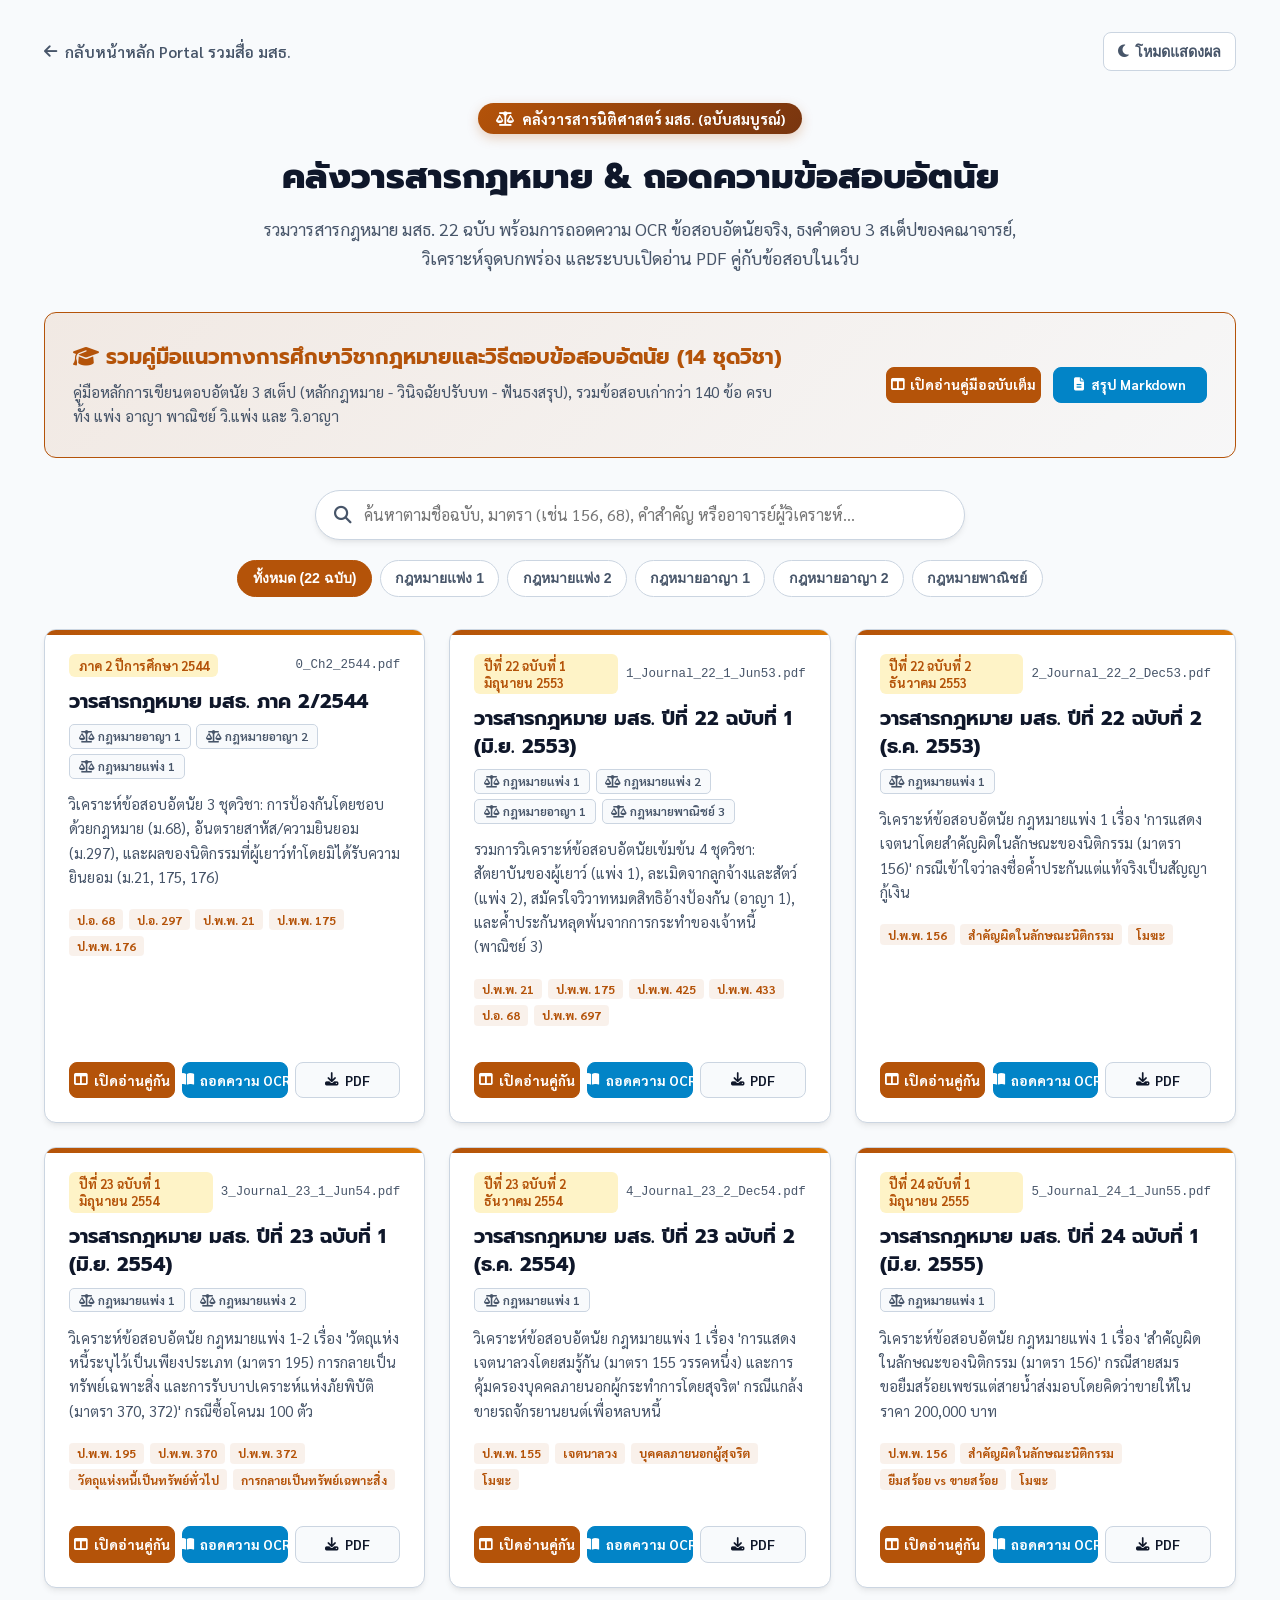
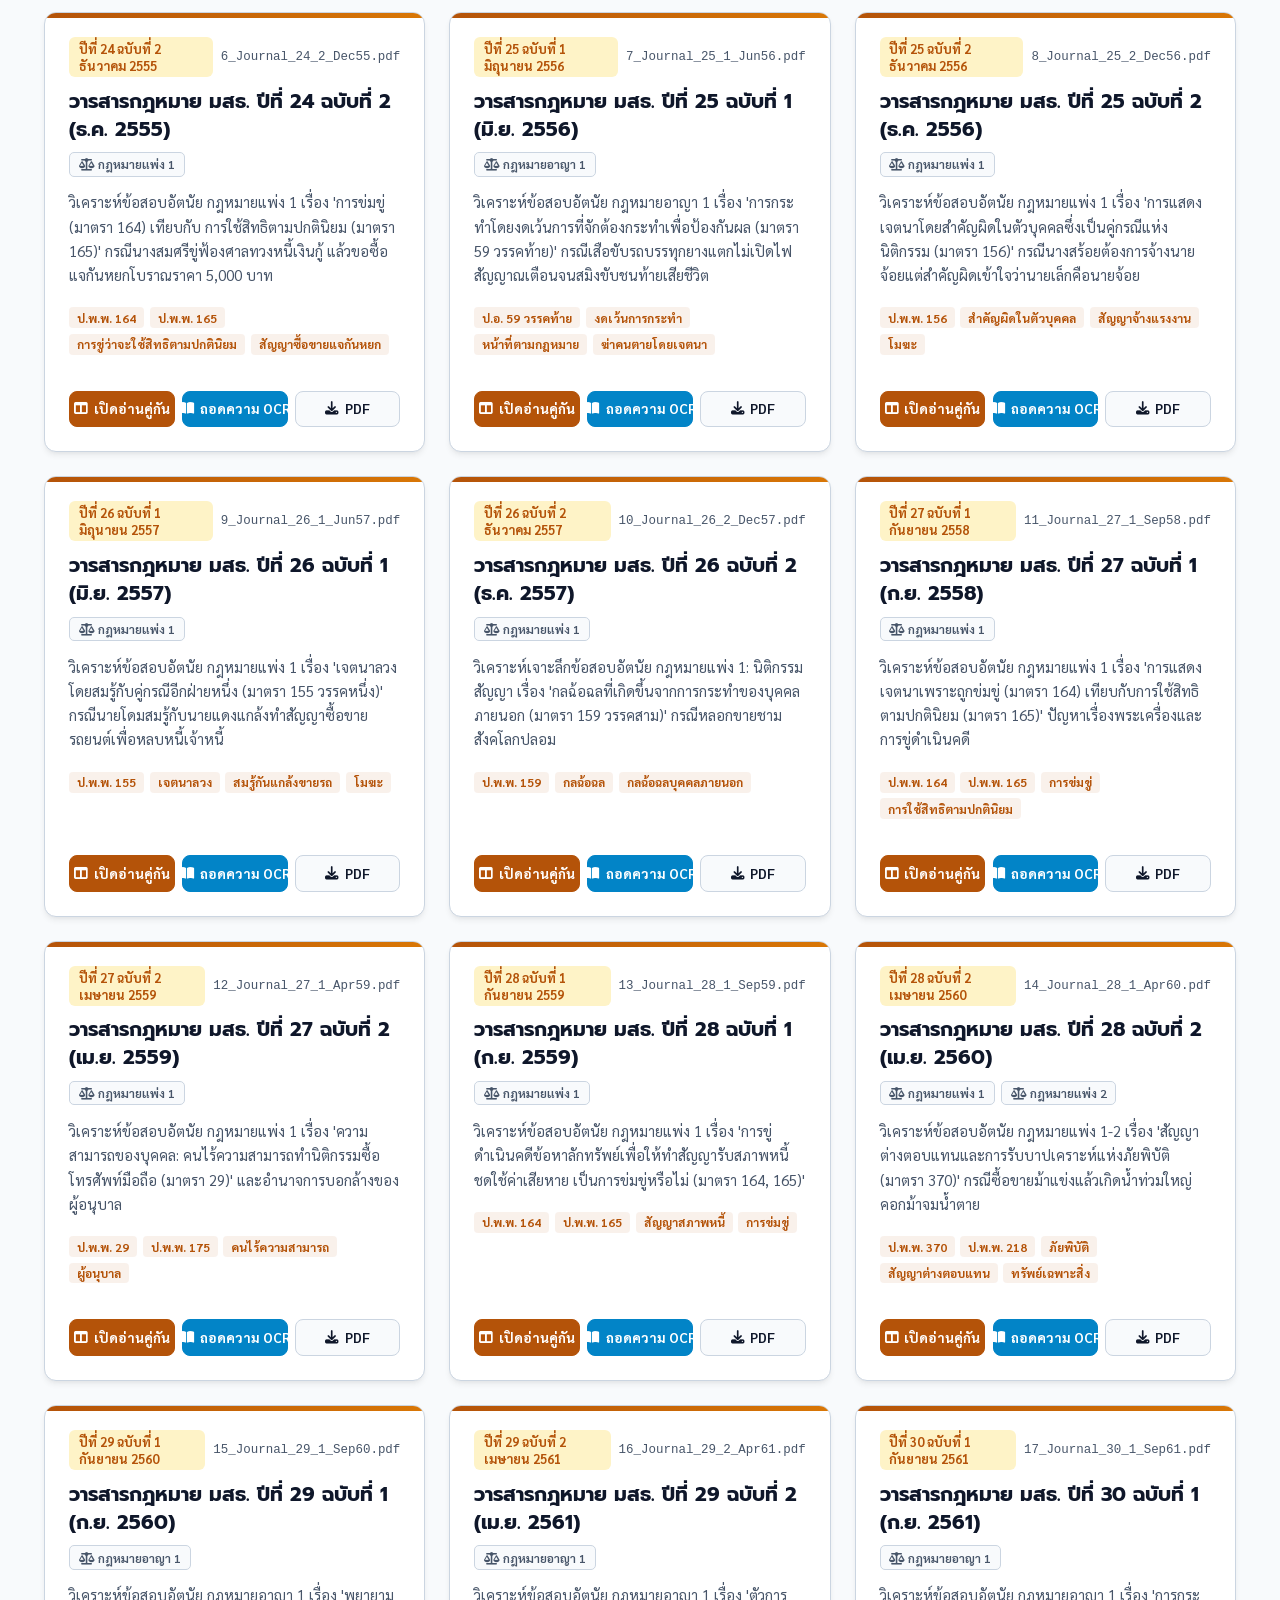
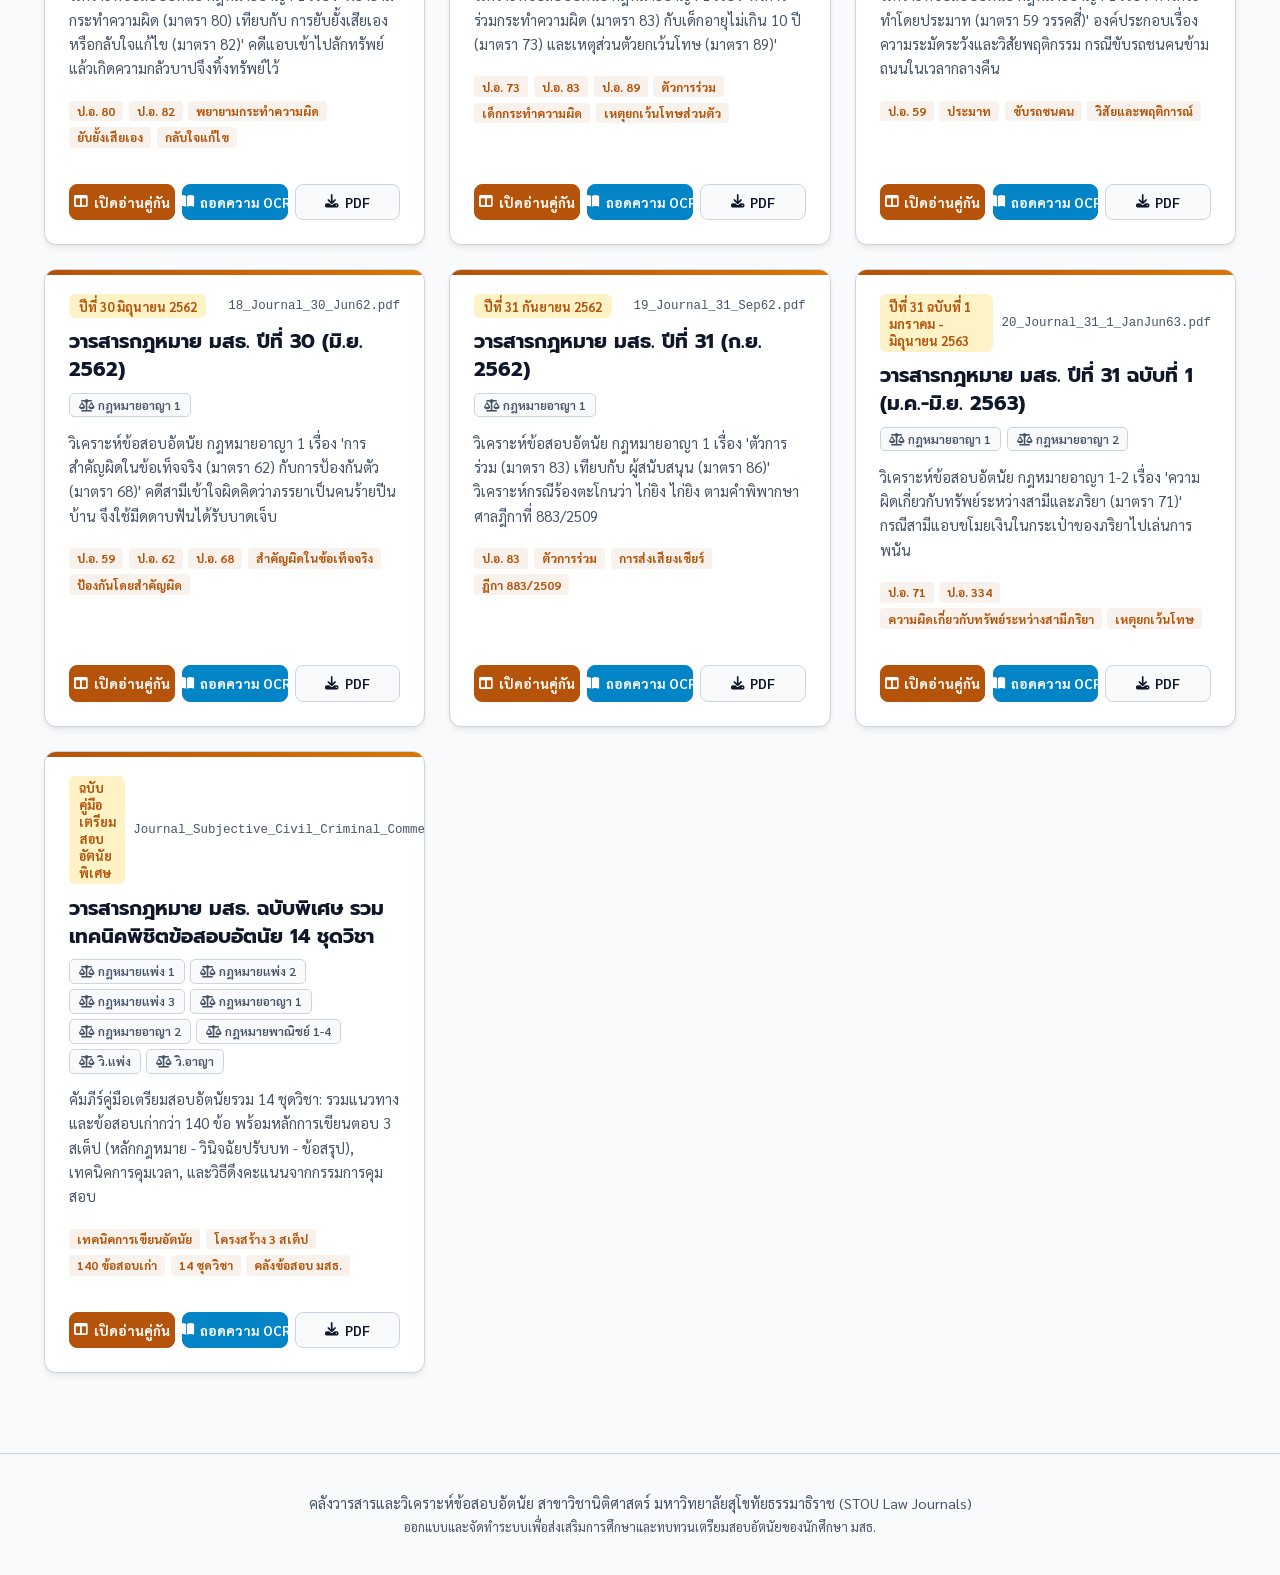
<file: stou-law-journals/index.html>
<!DOCTYPE html>
<html lang="th" data-theme="light">
<head>
  <meta charset="UTF-8">
  <meta name="viewport" content="width=device-width, initial-scale=1.0">
  <title>คลังวารสารกฎหมาย มสธ. (วิเคราะห์ข้อสอบอัตนัย + ถอดความ OCR + เปิดอ่านในเว็บ)</title>
  
  <link rel="preconnect" href="https://fonts.googleapis.com">
  <link rel="preconnect" href="https://fonts.gstatic.com" crossorigin>
  <link href="https://fonts.googleapis.com/css2?family=Prompt:wght@400;500;600;700;800&family=Sarabun:wght@300;400;500;600;700&display=swap" rel="stylesheet">
  <link rel="stylesheet" href="https://cdnjs.cloudflare.com/ajax/libs/font-awesome/6.4.0/css/all.min.css">
  
  <style>
    :root {
      --primary: #b45309;
      --primary-hover: #92400e;
      --primary-light: #fef3c7;
      --bg: #f8fafc;
      --card: #ffffff;
      --border: #cbd5e1;
      --text: #0f172a;
      --muted: #475569;
      --radius: 12px;
      --shadow: 0 4px 6px -1px rgba(0,0,0,0.07), 0 2px 4px -2px rgba(0,0,0,0.05);
      --font-body: 'Sarabun', sans-serif;
      --font-heading: 'Prompt', sans-serif;
    }

    [data-theme="dark"] {
      --bg: #0b0f19;
      --card: #131b2e;
      --border: #334155;
      --text: #f1f5f9;
      --muted: #94a3b8;
      --primary-light: #78350f;
    }

    * { box-sizing: border-box; margin: 0; padding: 0; }
    body {
      background-color: var(--bg);
      color: var(--text);
      font-family: var(--font-body);
      min-height: 100vh;
      display: flex;
      flex-direction: column;
    }

    .container {
      max-width: 1240px;
      margin: 0 auto;
      padding: 2rem 1.5rem;
      width: 100%;
      flex: 1;
    }

    .top-nav {
      display: flex;
      align-items: center;
      justify-content: space-between;
      margin-bottom: 2rem;
    }
    .back-link {
      display: inline-flex;
      align-items: center;
      gap: 0.5rem;
      color: var(--muted);
      text-decoration: none;
      font-weight: 600;
      font-size: 0.95rem;
      transition: color 0.2s;
    }
    .back-link:hover { color: var(--text); }

    .theme-toggle-btn {
      background: var(--card);
      border: 1px solid var(--border);
      color: var(--muted);
      padding: 0.45rem 0.85rem;
      border-radius: 8px;
      cursor: pointer;
      font-size: 0.9rem;
      display: inline-flex;
      align-items: center;
      gap: 0.4rem;
      font-weight: 600;
      transition: all 0.2s;
    }
    .theme-toggle-btn:hover { color: var(--text); background: var(--bg); }

    /* Header */
    .header {
      text-align: center;
      margin-bottom: 2.5rem;
    }
    .badge-hub {
      display: inline-flex;
      align-items: center;
      gap: 0.5rem;
      background: linear-gradient(135deg, #b45309, #78350f);
      color: #fff;
      padding: 0.4rem 1.1rem;
      border-radius: 9999px;
      font-weight: 700;
      font-size: 0.9rem;
      margin-bottom: 1rem;
      box-shadow: 0 4px 12px rgba(180,83,9,0.25);
    }
    .header h1 {
      font-family: var(--font-heading);
      font-size: 2.2rem;
      margin-bottom: 0.75rem;
      font-weight: 800;
    }
    .header p {
      color: var(--muted);
      font-size: 1.08rem;
      max-width: 780px;
      margin: 0 auto;
      line-height: 1.65;
    }

    /* Filters and Search */
    .controls-panel {
      margin-bottom: 2rem;
      display: flex;
      flex-direction: column;
      gap: 1.25rem;
      align-items: center;
    }

    .search-box {
      width: 100%;
      max-width: 650px;
      position: relative;
    }
    .search-box input {
      width: 100%;
      padding: 0.85rem 1.25rem 0.85rem 3rem;
      border-radius: 9999px;
      border: 1px solid var(--border);
      background-color: var(--card);
      color: var(--text);
      font-size: 1rem;
      font-family: var(--font-body);
      box-shadow: var(--shadow);
      outline: none;
      transition: all 0.2s;
    }
    .search-box input:focus { border-color: var(--primary); box-shadow: 0 0 0 3px rgba(180,83,9,0.15); }
    .search-box i {
      position: absolute;
      left: 1.2rem;
      top: 50%;
      transform: translateY(-50%);
      color: var(--muted);
      font-size: 1.1rem;
    }

    .filter-pills {
      display: flex;
      flex-wrap: wrap;
      gap: 0.5rem;
      justify-content: center;
    }
    .filter-pill {
      padding: 0.4rem 0.9rem;
      border-radius: 9999px;
      border: 1px solid var(--border);
      background: var(--card);
      color: var(--muted);
      font-size: 0.88rem;
      font-weight: 600;
      cursor: pointer;
      transition: all 0.2s;
    }
    .filter-pill:hover, .filter-pill.active {
      background: var(--primary);
      color: #ffffff;
      border-color: var(--primary);
    }

    /* Master Banner Card */
    .master-card {
      background: linear-gradient(135deg, rgba(180,83,9,0.1), rgba(180,83,9,0.02));
      border: 1.5px solid var(--primary);
      border-radius: var(--radius);
      padding: 1.75rem;
      margin-bottom: 2rem;
      display: flex;
      justify-content: space-between;
      align-items: center;
      gap: 1.5rem;
      flex-wrap: wrap;
    }
    .master-info h3 {
      font-family: var(--font-heading);
      font-size: 1.3rem;
      color: var(--primary);
      margin-bottom: 0.4rem;
    }
    .master-info p {
      color: var(--muted);
      font-size: 0.96rem;
      max-width: 700px;
      line-height: 1.6;
    }
    .master-actions {
      display: flex;
      gap: 0.75rem;
      flex-wrap: wrap;
    }

    /* Cards Grid */
    .grid {
      display: grid;
      grid-template-columns: repeat(auto-fill, minmax(360px, 1fr));
      gap: 1.5rem;
    }

    .journal-card {
      background-color: var(--card);
      border: 1px solid var(--border);
      border-radius: var(--radius);
      padding: 1.5rem;
      box-shadow: var(--shadow);
      transition: all 0.25s ease;
      display: flex;
      flex-direction: column;
      justify-content: space-between;
      position: relative;
      overflow: hidden;
    }
    .journal-card:hover {
      transform: translateY(-4px);
      box-shadow: 0 12px 20px -5px rgba(0,0,0,0.12);
      border-color: var(--primary);
    }
    .journal-card::before {
      content: "";
      position: absolute;
      top: 0;
      left: 0;
      right: 0;
      height: 5px;
      background: linear-gradient(135deg, #b45309, #d97706);
    }

    .card-top {
      margin-bottom: 1rem;
    }
    .meta-row {
      display: flex;
      align-items: center;
      justify-content: space-between;
      margin-bottom: 0.6rem;
      gap: 0.5rem;
    }
    .period-badge {
      font-size: 0.8rem;
      font-weight: 700;
      padding: 0.2rem 0.6rem;
      border-radius: 6px;
      background: var(--primary-light);
      color: var(--primary);
    }
    .file-badge {
      font-size: 0.78rem;
      color: var(--muted);
      font-family: monospace;
    }

    .card-title {
      font-family: var(--font-heading);
      font-size: 1.25rem;
      font-weight: 700;
      line-height: 1.4;
      margin-bottom: 0.6rem;
      color: var(--text);
    }

    .subject-badges {
      display: flex;
      flex-wrap: wrap;
      gap: 0.35rem;
      margin-bottom: 0.85rem;
    }
    .sub-badge {
      font-size: 0.78rem;
      font-weight: 600;
      padding: 0.2rem 0.55rem;
      border-radius: 5px;
      background-color: var(--bg);
      border: 1px solid var(--border);
      color: var(--muted);
      cursor: pointer;
      transition: all 0.15s;
    }
    .sub-badge:hover {
      border-color: var(--primary);
      color: var(--primary);
    }

    .card-desc {
      font-size: 0.92rem;
      color: var(--muted);
      line-height: 1.65;
      margin-bottom: 1.25rem;
    }

    .tag-chips {
      display: flex;
      flex-wrap: wrap;
      gap: 0.35rem;
      margin-bottom: 1.25rem;
    }
    .tag-chip {
      font-size: 0.75rem;
      font-weight: 700;
      padding: 0.15rem 0.5rem;
      border-radius: 4px;
      background-color: rgba(180,83,9,0.08);
      color: var(--primary);
    }

    /* Card Actions */
    .actions {
      display: flex;
      gap: 0.45rem;
      margin-top: auto;
      flex-wrap: wrap;
    }
    .btn {
      flex: 1;
      min-width: 95px;
      display: inline-flex;
      align-items: center;
      justify-content: center;
      gap: 0.4rem;
      padding: 0.55rem 0.75rem;
      border-radius: 8px;
      font-size: 0.84rem;
      font-weight: 700;
      text-decoration: none;
      transition: all 0.2s;
      border: 1px solid var(--border);
      cursor: pointer;
      text-align: center;
      white-space: nowrap;
    }
    .btn-view {
      background: var(--primary);
      color: #ffffff;
      border-color: var(--primary);
    }
    .btn-view:hover {
      background: var(--primary-hover);
      border-color: var(--primary-hover);
    }
    .btn-ocr {
      background: #0284c7;
      color: #ffffff;
      border-color: #0284c7;
    }
    .btn-ocr:hover {
      background: #0369a1;
      border-color: #0369a1;
    }
    .btn-download {
      background: var(--bg);
      color: var(--text);
    }
    .btn-download:hover {
      background: var(--border);
    }

    footer {
      text-align: center;
      padding: 2.5rem 1.5rem;
      border-top: 1px solid var(--border);
      font-size: 0.9rem;
      color: var(--muted);
      margin-top: 3rem;
    }

    @media (max-width: 768px) {
      .header h1 { font-size: 1.8rem; }
      .grid { grid-template-columns: 1fr; }
    }
  </style>
</head>
<body>

  <div class="container">
    <div class="top-nav">
      <a href="../index.html" class="back-link">
        <i class="fas fa-arrow-left"></i> กลับหน้าหลัก Portal รวมสื่อ มสธ.
      </a>
      <button class="theme-toggle-btn" onclick="toggleTheme()">
        <i class="fas fa-moon" id="themeIcon"></i> <span>โหมดแสดงผล</span>
      </button>
    </div>

    <div class="header">
      <div class="badge-hub">
        <i class="fas fa-balance-scale"></i> คลังวารสารนิติศาสตร์ มสธ. (ฉบับสมบูรณ์)
      </div>
      <h1>คลังวารสารกฎหมาย & ถอดความข้อสอบอัตนัย</h1>
      <p>รวมวารสารกฎหมาย มสธ. 22 ฉบับ พร้อมการถอดความ OCR ข้อสอบอัตนัยจริง, ธงคำตอบ 3 สเต็ปของคณาจารย์, วิเคราะห์จุดบกพร่อง และระบบเปิดอ่าน PDF คู่กับข้อสอบในเว็บ</p>
    </div>

    <!-- Master Banner -->
    <div class="master-card">
      <div class="master-info">
        <h3><i class="fas fa-graduation-cap"></i> รวมคู่มือแนวทางการศึกษาวิชากฎหมายและวิธีตอบข้อสอบอัตนัย (14 ชุดวิชา)</h3>
        <p>คู่มือหลักการเขียนตอบอัตนัย 3 สเต็ป (หลักกฎหมาย - วินิจฉัยปรับบท - ฟันธงสรุป), รวมข้อสอบเก่ากว่า 140 ข้อ ครบทั้ง แพ่ง อาญา พาณิชย์ วิ.แพ่ง และ วิ.อาญา</p>
      </div>
      <div class="master-actions">
        <a href="viewer.html?file=Journal_Subjective_Civil_Criminal_Commercial_1.pdf&view=split" class="btn btn-view">
          <i class="fas fa-columns"></i> เปิดอ่านคู่มือฉบับเต็ม
        </a>
        <a href="summaries/journal_21_subjective.md" class="btn btn-ocr">
          <i class="fas fa-file-alt"></i> สรุป Markdown
        </a>
      </div>
    </div>

    <!-- Controls: Search & Subject Filters -->
    <div class="controls-panel">
      <div class="search-box">
        <i class="fas fa-search"></i>
        <input type="text" id="searchInput" placeholder="ค้นหาตามชื่อฉบับ, มาตรา (เช่น 156, 68), คำสำคัญ หรืออาจารย์ผู้วิเคราะห์..." oninput="filterJournals()">
      </div>

      <div class="filter-pills">
        <button class="filter-pill active" onclick="setSubjectFilter('all', this)">ทั้งหมด (22 ฉบับ)</button>
        <button class="filter-pill" onclick="setSubjectFilter('กฎหมายแพ่ง 1', this)">กฎหมายแพ่ง 1</button>
        <button class="filter-pill" onclick="setSubjectFilter('กฎหมายแพ่ง 2', this)">กฎหมายแพ่ง 2</button>
        <button class="filter-pill" onclick="setSubjectFilter('กฎหมายอาญา 1', this)">กฎหมายอาญา 1</button>
        <button class="filter-pill" onclick="setSubjectFilter('กฎหมายอาญา 2', this)">กฎหมายอาญา 2</button>
        <button class="filter-pill" onclick="setSubjectFilter('พาณิชย์', this)">กฎหมายพาณิชย์</button>
      </div>
    </div>

    <!-- Journal Cards Grid -->
    <div class="grid" id="journalGrid">
      <!-- Populated dynamically from JSON -->
    </div>
  </div>

  <footer>
    <p>คลังวารสารและวิเคราะห์ข้อสอบอัตนัย สาขาวิชานิติศาสตร์ มหาวิทยาลัยสุโขทัยธรรมาธิราช (STOU Law Journals)</p>
    <p style="margin-top: 0.35rem; font-size: 0.8rem; color: var(--muted);">ออกแบบและจัดทำระบบเพื่อส่งเสริมการศึกษาและทบทวนเตรียมสอบอัตนัยของนักศึกษา มสธ.</p>
  </footer>

  <script>
    let allJournals = [];
    let selectedSubject = 'all';

    async function loadJournals() {
      try {
        const res = await fetch('data/journals_ocr.json');
        allJournals = await res.json();
        renderCards();
      } catch (err) {
        console.error('Error loading journals:', err);
      }
    }

    function renderCards() {
      const grid = document.getElementById('journalGrid');
      const searchTerm = document.getElementById('searchInput').value.trim().toLowerCase();

      const filtered = allJournals.filter(j => {
        // Subject Filter
        if (selectedSubject !== 'all') {
          const matchSubject = j.subjects.some(s => s.toLowerCase().includes(selectedSubject.toLowerCase()));
          if (!matchSubject) return false;
        }

        // Search Term Filter
        if (searchTerm) {
          const titleMatch = j.title.toLowerCase().includes(searchTerm);
          const periodMatch = j.period.toLowerCase().includes(searchTerm);
          const highlightMatch = j.highlights.toLowerCase().includes(searchTerm);
          const subjectsMatch = j.subjects.some(s => s.toLowerCase().includes(searchTerm));
          const tagsMatch = j.tags.some(t => t.toLowerCase().includes(searchTerm));
          const profMatch = j.sections.some(s => s.professor.toLowerCase().includes(searchTerm));
          const qMatch = j.sections.some(s => s.question.toLowerCase().includes(searchTerm));

          if (!titleMatch && !periodMatch && !highlightMatch && !subjectsMatch && !tagsMatch && !profMatch && !qMatch) {
            return false;
          }
        }

        return true;
      });

      if (filtered.length === 0) {
        grid.innerHTML = `
          <div style="grid-column: 1 / -1; text-align: center; padding: 4rem 1rem; color: var(--muted);">
            <i class="fas fa-search" style="font-size: 2.5rem; margin-bottom: 1rem; opacity: 0.5;"></i>
            <h3>ไม่พบวารสารที่ตรงกับคำค้นหา</h3>
            <p>ลองพิมพ์คำค้นอื่น เช่น '156', 'ป้องกัน', 'แพ่ง 1' หรือเลือกหมวดหมู่อื่น</p>
          </div>
        `;
        return;
      }

      grid.innerHTML = filtered.map(j => `
        <article class="journal-card">
          <div class="card-top">
            <div class="meta-row">
              <span class="period-badge">${j.period}</span>
              <span class="file-badge">${j.filename}</span>
            </div>
            
            <h2 class="card-title">${j.title}</h2>
            
            <div class="subject-badges">
              ${j.subjects.map(s => `<span class="sub-badge" onclick="filterByBadge('${s}')"><i class="fas fa-balance-scale"></i> ${s}</span>`).join('')}
            </div>

            <p class="card-desc">${j.highlights}</p>

            <div class="tag-chips">
              ${j.tags.map(t => `<span class="tag-chip">${t}</span>`).join('')}
            </div>
          </div>

          <div class="actions">
            <a href="viewer.html?file=${j.filename}&view=split" class="btn btn-view" title="เปิดอ่าน Split View (PDF คู่ OCR)">
              <i class="fas fa-columns"></i> เปิดอ่านคู่กัน
            </a>
            <a href="viewer.html?file=${j.filename}&view=ocr" class="btn btn-ocr" title="เปิดอ่านข้อสอบและถอดความ OCR เต็มจอ">
              <i class="fas fa-book-open"></i> ถอดความ OCR
            </a>
            <a href="raw/${j.filename}" class="btn btn-download" download title="ดาวน์โหลด PDF ต้นฉบับ">
              <i class="fas fa-download"></i> PDF
            </a>
          </div>
        </article>
      `).join('');
    }

    function setSubjectFilter(subject, btn) {
      selectedSubject = subject;
      document.querySelectorAll('.filter-pill').forEach(p => p.classList.remove('active'));
      if (btn) btn.classList.add('active');
      renderCards();
    }

    function filterByBadge(subject) {
      selectedSubject = subject;
      document.querySelectorAll('.filter-pill').forEach(p => {
        p.classList.toggle('active', p.textContent.includes(subject));
      });
      renderCards();
    }

    function filterJournals() {
      renderCards();
    }

    function toggleTheme() {
      const root = document.documentElement;
      const isDark = root.getAttribute('data-theme') === 'dark';
      root.setAttribute('data-theme', isDark ? 'light' : 'dark');
      document.getElementById('themeIcon').className = isDark ? 'fas fa-moon' : 'fas fa-sun';
      localStorage.setItem('stou_theme', isDark ? 'light' : 'dark');
    }

    window.addEventListener('DOMContentLoaded', () => {
      const savedTheme = localStorage.getItem('stou_theme');
      if (savedTheme) {
        document.documentElement.setAttribute('data-theme', savedTheme);
        document.getElementById('themeIcon').className = savedTheme === 'dark' ? 'fas fa-sun' : 'fas fa-moon';
      }
      loadJournals();
    });
  </script>
</body>
</html>
</file>
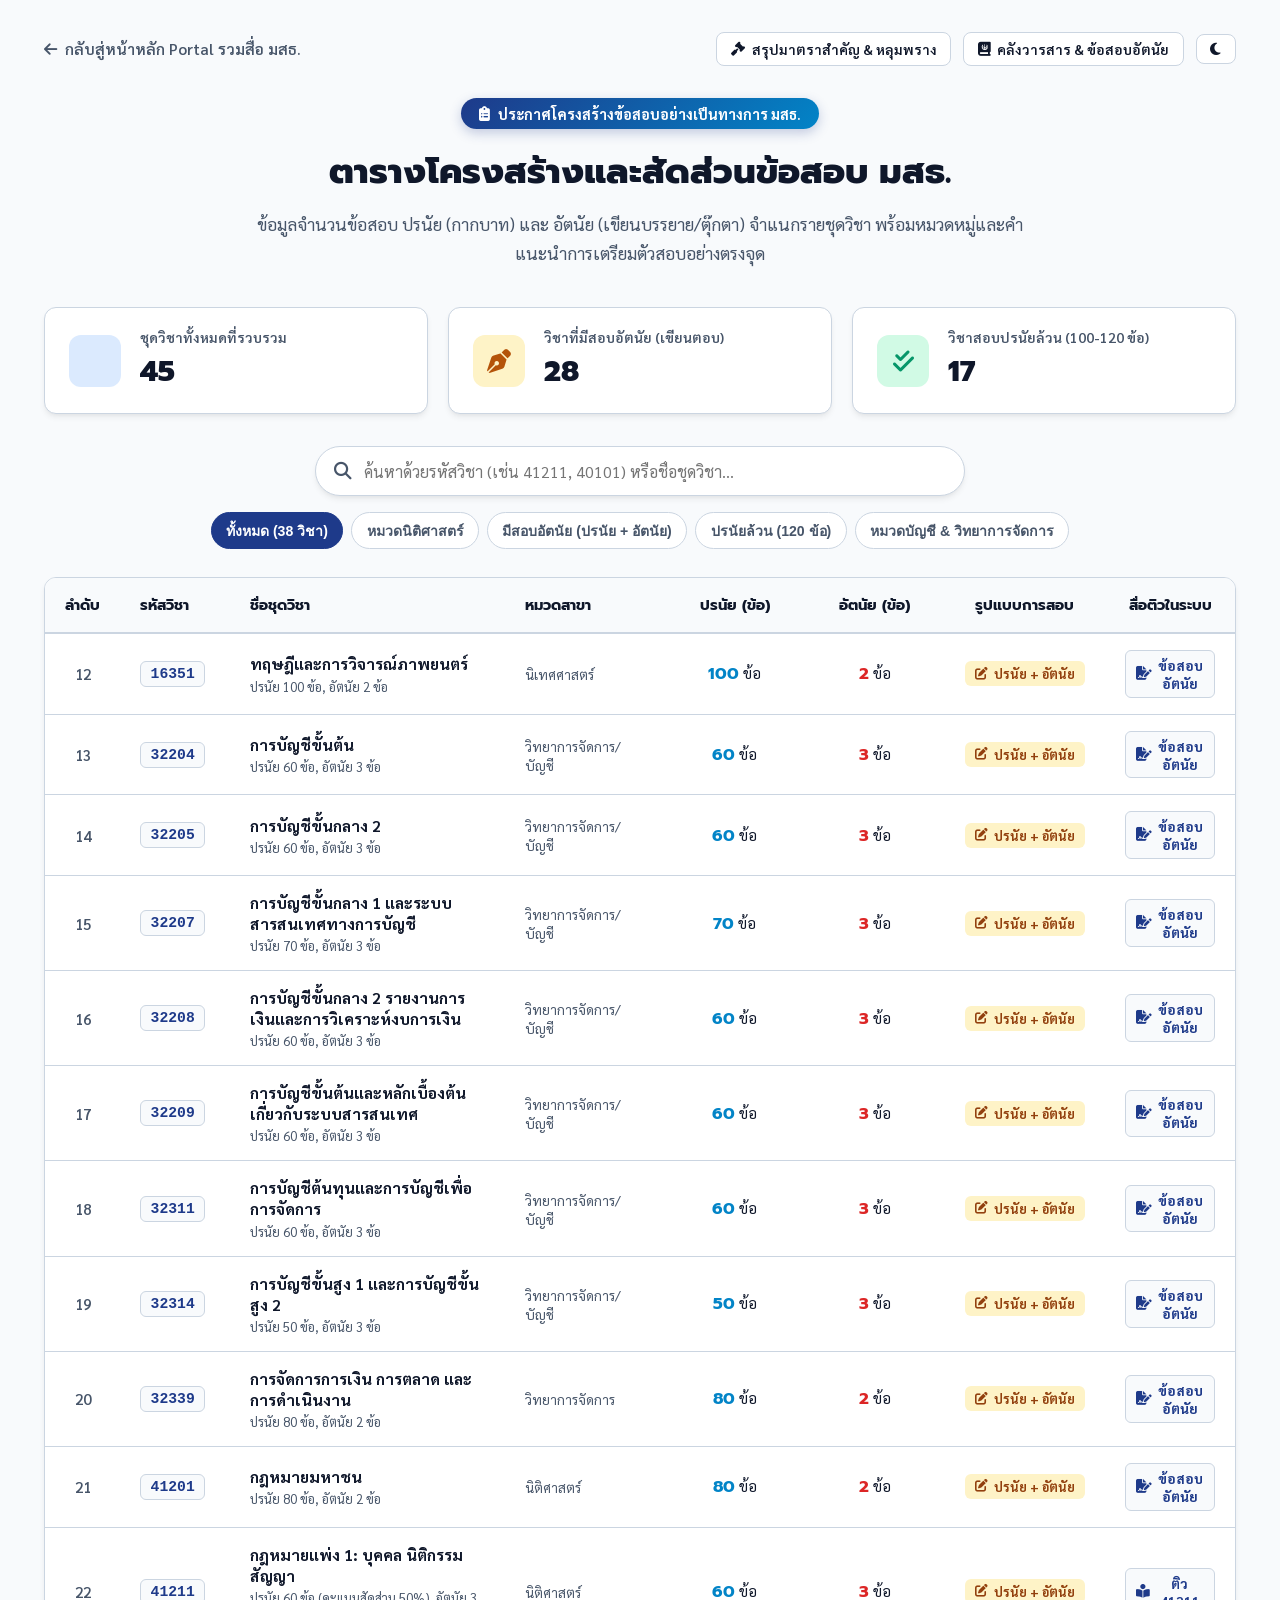
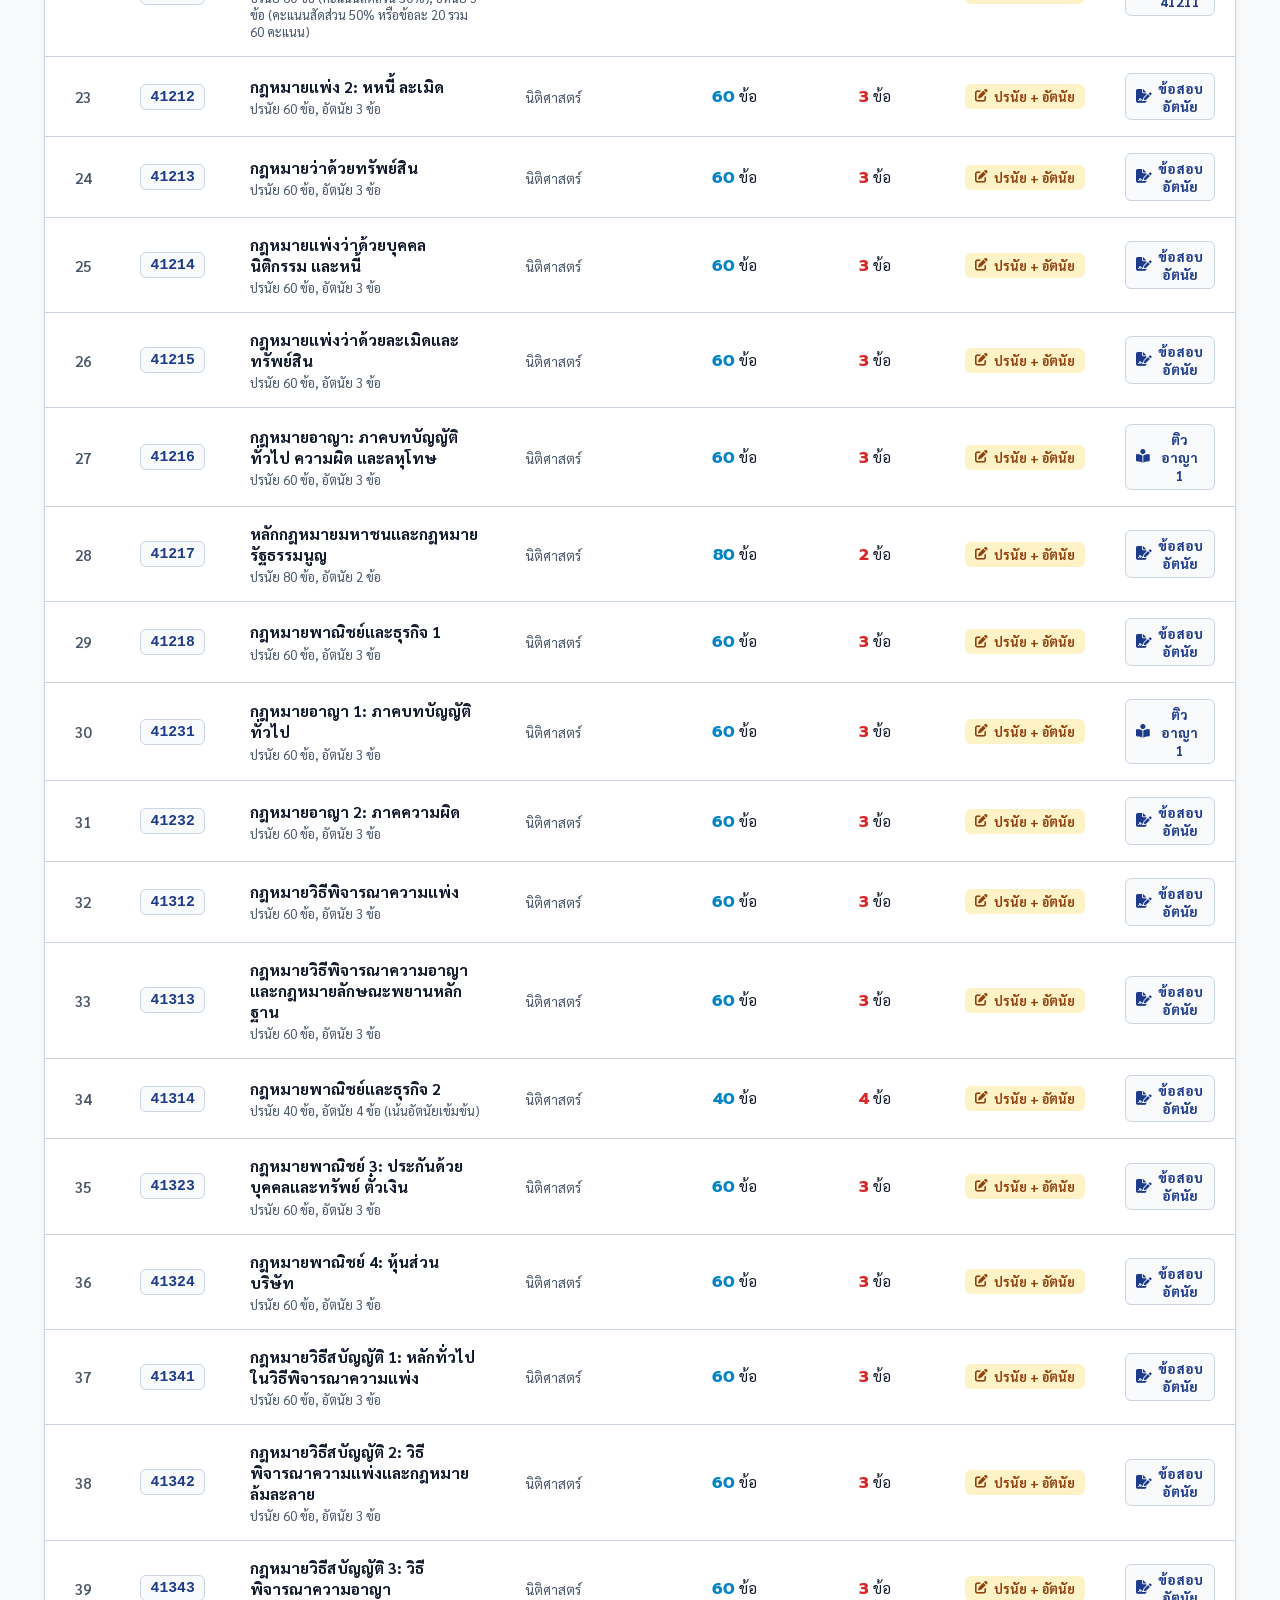
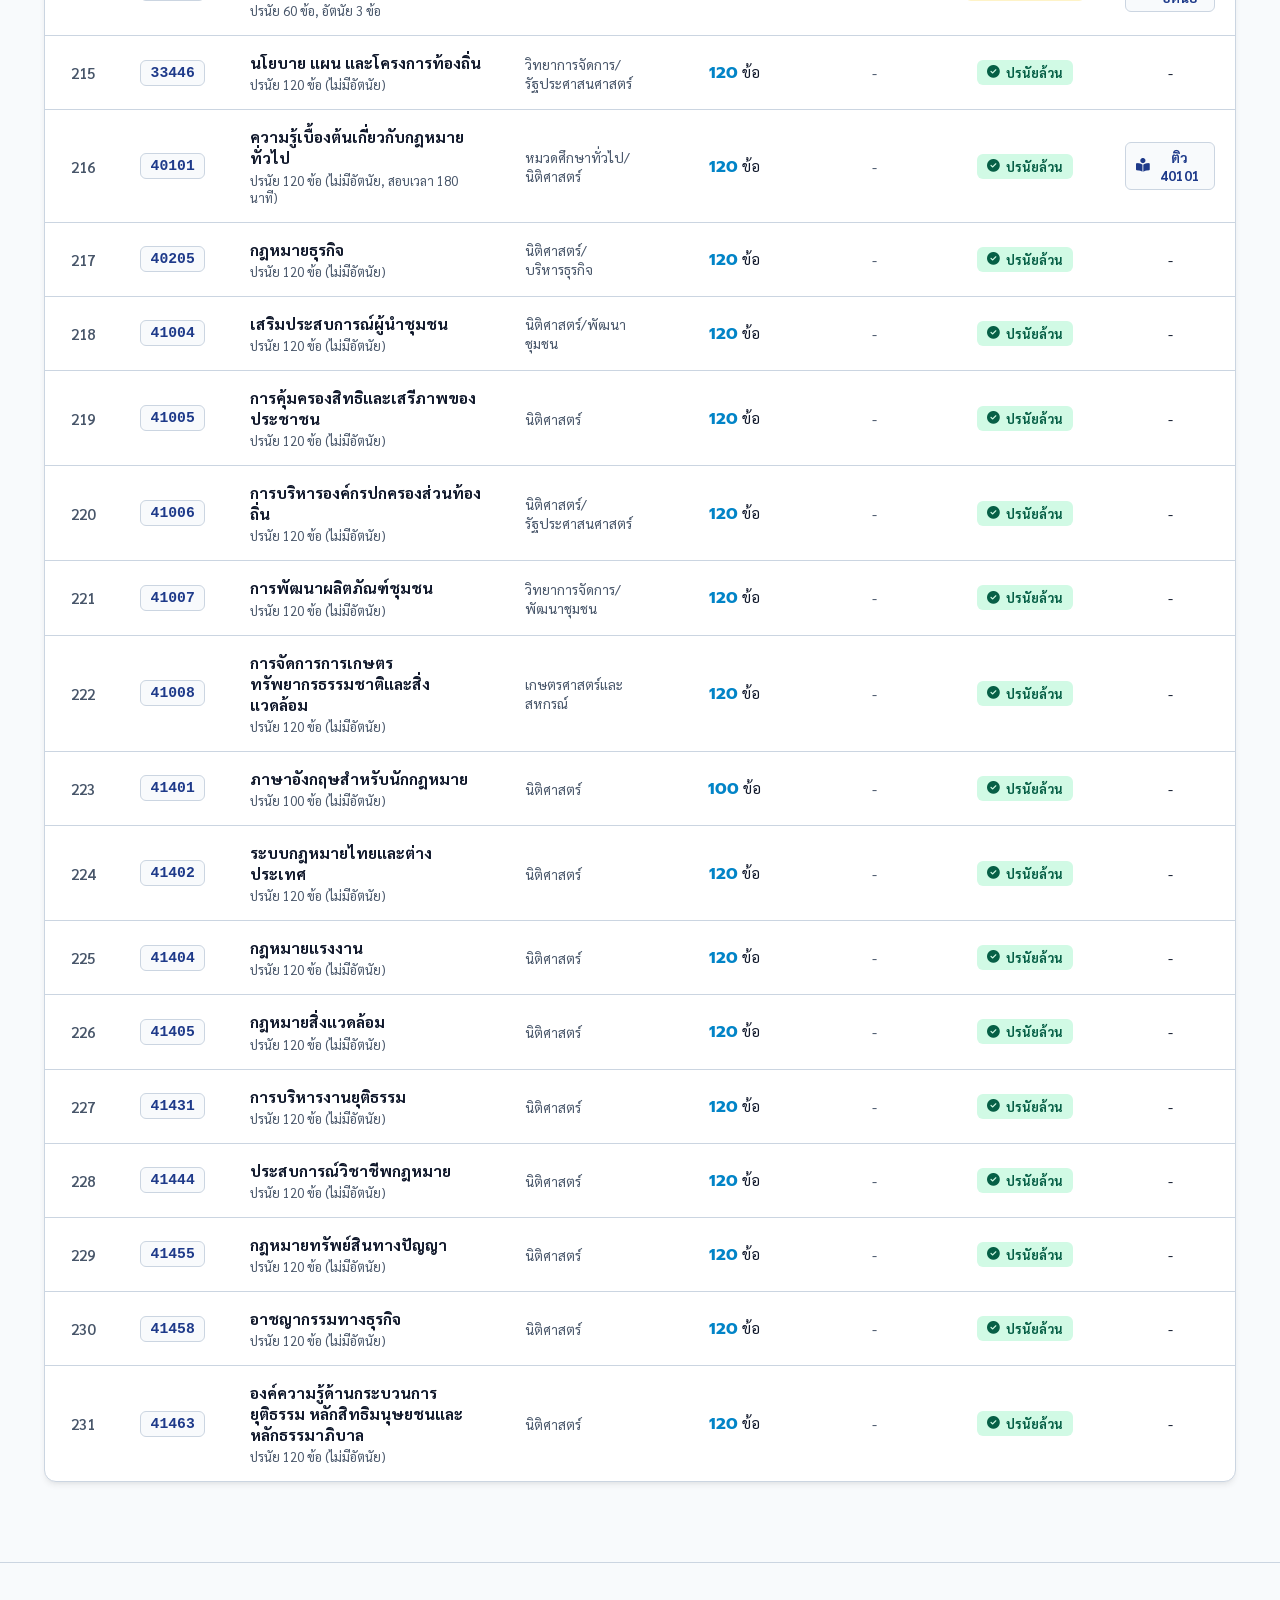
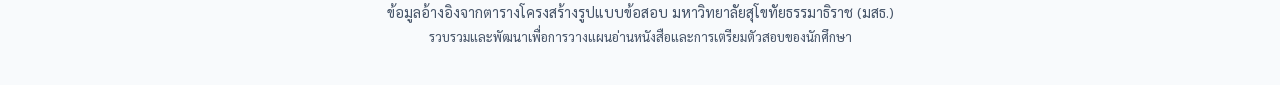
<file: exam-structure.html>
<!DOCTYPE html>
<html lang="th" data-theme="light">
<head>
  <meta charset="UTF-8">
  <meta name="viewport" content="width=device-width, initial-scale=1.0">
  <title>ตารางโครงสร้างและสัดส่วนข้อสอบ มสธ. (ปรนัย vs อัตนัย แยกรายชุดวิชา)</title>
  
  <link rel="preconnect" href="https://fonts.googleapis.com">
  <link rel="preconnect" href="https://fonts.gstatic.com" crossorigin>
  <link href="https://fonts.googleapis.com/css2?family=Prompt:wght@400;500;600;700;800&family=Sarabun:wght@300;400;500;600;700&display=swap" rel="stylesheet">
  <link rel="stylesheet" href="https://cdnjs.cloudflare.com/ajax/libs/font-awesome/6.4.0/css/all.min.css">
  
  <style>
    :root {
      --primary: #1e3a8a;
      --primary-hover: #172554;
      --primary-light: #dbeafe;
      --accent: #b45309;
      --bg: #f8fafc;
      --card: #ffffff;
      --border: #cbd5e1;
      --text: #0f172a;
      --muted: #475569;
      --radius: 12px;
      --shadow: 0 4px 6px -1px rgba(0,0,0,0.07), 0 2px 4px -2px rgba(0,0,0,0.05);
      --font-body: 'Sarabun', sans-serif;
      --font-heading: 'Prompt', sans-serif;
    }

    [data-theme="dark"] {
      --bg: #0b0f19;
      --card: #131b2e;
      --border: #334155;
      --text: #f1f5f9;
      --muted: #94a3b8;
      --primary-light: #1e293b;
    }

    * { box-sizing: border-box; margin: 0; padding: 0; }
    body {
      background-color: var(--bg);
      color: var(--text);
      font-family: var(--font-body);
      min-height: 100vh;
      display: flex;
      flex-direction: column;
    }

    .container {
      max-width: 1240px;
      margin: 0 auto;
      padding: 2rem 1.5rem;
      width: 100%;
      flex: 1;
    }

    /* Top Navigation */
    .top-nav {
      display: flex;
      align-items: center;
      justify-content: space-between;
      margin-bottom: 2rem;
    }
    .back-link {
      display: inline-flex;
      align-items: center;
      gap: 0.5rem;
      color: var(--muted);
      text-decoration: none;
      font-weight: 600;
      font-size: 0.95rem;
      transition: color 0.2s;
    }
    .back-link:hover { color: var(--text); }

    .nav-actions {
      display: flex;
      align-items: center;
      gap: 0.75rem;
    }
    .btn-nav {
      background: var(--card);
      border: 1px solid var(--border);
      color: var(--text);
      padding: 0.45rem 0.85rem;
      border-radius: 8px;
      cursor: pointer;
      font-size: 0.88rem;
      display: inline-flex;
      align-items: center;
      gap: 0.45rem;
      font-weight: 600;
      text-decoration: none;
      transition: all 0.2s;
    }
    .btn-nav:hover { background: var(--bg); border-color: var(--primary); }

    /* Header */
    .header {
      text-align: center;
      margin-bottom: 2.5rem;
    }
    .badge-header {
      display: inline-flex;
      align-items: center;
      gap: 0.5rem;
      background: linear-gradient(135deg, #1e3a8a, #0284c7);
      color: #ffffff;
      padding: 0.4rem 1.1rem;
      border-radius: 9999px;
      font-weight: 700;
      font-size: 0.9rem;
      margin-bottom: 1rem;
      box-shadow: 0 4px 12px rgba(30,58,138,0.25);
    }
    .header h1 {
      font-family: var(--font-heading);
      font-size: 2.2rem;
      font-weight: 800;
      margin-bottom: 0.75rem;
    }
    .header p {
      color: var(--muted);
      font-size: 1.08rem;
      max-width: 780px;
      margin: 0 auto;
      line-height: 1.65;
    }

    /* Stats Overview */
    .stats-grid {
      display: grid;
      grid-template-columns: repeat(auto-fit, minmax(240px, 1fr));
      gap: 1.25rem;
      margin-bottom: 2rem;
    }
    .stat-card {
      background: var(--card);
      border: 1px solid var(--border);
      border-radius: var(--radius);
      padding: 1.25rem 1.5rem;
      box-shadow: var(--shadow);
      display: flex;
      align-items: center;
      gap: 1.2rem;
    }
    .stat-icon {
      width: 52px;
      height: 52px;
      border-radius: 12px;
      display: flex;
      align-items: center;
      justify-content: center;
      font-size: 1.5rem;
      flex-shrink: 0;
    }
    .icon-blue { background: #dbeafe; color: #1e3a8a; }
    .icon-amber { background: #fef3c7; color: #b45309; }
    .icon-emerald { background: #d1fae5; color: #059669; }
    .stat-info h4 { font-size: 0.88rem; color: var(--muted); font-weight: 600; margin-bottom: 0.25rem; }
    .stat-info .stat-val { font-family: var(--font-heading); font-size: 1.8rem; font-weight: 800; color: var(--text); }

    /* Controls Panel */
    .controls-panel {
      margin-bottom: 1.75rem;
      display: flex;
      flex-direction: column;
      gap: 1rem;
      align-items: center;
    }
    .search-box {
      width: 100%;
      max-width: 650px;
      position: relative;
    }
    .search-box input {
      width: 100%;
      padding: 0.85rem 1.25rem 0.85rem 3rem;
      border-radius: 9999px;
      border: 1px solid var(--border);
      background-color: var(--card);
      color: var(--text);
      font-size: 1rem;
      font-family: var(--font-body);
      box-shadow: var(--shadow);
      outline: none;
      transition: all 0.2s;
    }
    .search-box input:focus { border-color: var(--primary); box-shadow: 0 0 0 3px rgba(30,58,138,0.15); }
    .search-box i {
      position: absolute;
      left: 1.2rem;
      top: 50%;
      transform: translateY(-50%);
      color: var(--muted);
      font-size: 1.1rem;
    }

    .filter-pills {
      display: flex;
      flex-wrap: wrap;
      gap: 0.5rem;
      justify-content: center;
    }
    .filter-pill {
      padding: 0.4rem 0.9rem;
      border-radius: 9999px;
      border: 1px solid var(--border);
      background: var(--card);
      color: var(--muted);
      font-size: 0.88rem;
      font-weight: 600;
      cursor: pointer;
      transition: all 0.2s;
    }
    .filter-pill:hover, .filter-pill.active {
      background: var(--primary);
      color: #ffffff;
      border-color: var(--primary);
    }

    /* Table Styles */
    .table-container {
      background: var(--card);
      border: 1px solid var(--border);
      border-radius: var(--radius);
      box-shadow: var(--shadow);
      overflow-x: auto;
    }
    table {
      width: 100%;
      border-collapse: collapse;
      text-align: left;
      font-size: 0.94rem;
    }
    thead {
      background: var(--bg);
      border-bottom: 2px solid var(--border);
    }
    th {
      padding: 1rem 1.25rem;
      font-family: var(--font-heading);
      font-size: 0.92rem;
      font-weight: 700;
      color: var(--text);
      white-space: nowrap;
    }
    td {
      padding: 1rem 1.25rem;
      border-bottom: 1px solid var(--border);
      vertical-align: middle;
    }
    tr:last-child td { border-bottom: none; }
    tr:hover { background-color: rgba(30,58,138,0.02); }

    .code-pill {
      font-family: monospace;
      font-size: 0.92rem;
      font-weight: 700;
      padding: 0.25rem 0.6rem;
      border-radius: 6px;
      background: var(--bg);
      border: 1px solid var(--border);
      color: var(--primary);
      display: inline-block;
    }

    .badge-format {
      display: inline-flex;
      align-items: center;
      gap: 0.35rem;
      font-size: 0.8rem;
      font-weight: 700;
      padding: 0.25rem 0.65rem;
      border-radius: 6px;
      white-space: nowrap;
    }
    .format-mix { background: #fef3c7; color: #92400e; }
    .format-choice { background: #d1fae5; color: #065f46; }

    .val-choice {
      font-family: var(--font-heading);
      font-weight: 700;
      font-size: 1.05rem;
      color: #0284c7;
    }
    .val-subjective {
      font-family: var(--font-heading);
      font-weight: 700;
      font-size: 1.05rem;
      color: #dc2626;
    }
    .val-zero {
      color: var(--muted);
      font-weight: 400;
    }

    .link-study {
      display: inline-flex;
      align-items: center;
      gap: 0.35rem;
      color: var(--primary);
      text-decoration: none;
      font-weight: 700;
      font-size: 0.86rem;
      padding: 0.3rem 0.65rem;
      border-radius: 6px;
      border: 1px solid var(--border);
      background: var(--bg);
      transition: all 0.2s;
    }
    .link-study:hover { background: var(--primary); color: #fff; border-color: var(--primary); }

    footer {
      text-align: center;
      padding: 2.5rem 1.5rem;
      border-top: 1px solid var(--border);
      font-size: 0.9rem;
      color: var(--muted);
      margin-top: 3rem;
    }

    @media (max-width: 768px) {
      .header h1 { font-size: 1.7rem; }
      th, td { padding: 0.75rem; font-size: 0.88rem; }
      .stats-grid { grid-template-columns: 1fr; }
    }
  </style>
</head>
<body>

  <div class="container">
    <div class="top-nav">
      <a href="index.html" class="back-link">
        <i class="fas fa-arrow-left"></i> กลับสู่หน้าหลัก Portal รวมสื่อ มสธ.
      </a>
      <div class="nav-actions">
        <a href="key-articles.html" class="btn-nav">
          <i class="fas fa-gavel"></i> <span>สรุปมาตราสำคัญ & หลุมพราง</span>
        </a>
        <a href="stou-law-journals/index.html" class="btn-nav">
          <i class="fas fa-book-journal-whills"></i> <span>คลังวารสาร & ข้อสอบอัตนัย</span>
        </a>
        <button class="btn-nav" onclick="toggleTheme()">
          <i class="fas fa-moon" id="themeIcon"></i>
        </button>
      </div>
    </div>

    <div class="header">
      <div class="badge-header">
        <i class="fas fa-clipboard-list"></i> ประกาศโครงสร้างข้อสอบอย่างเป็นทางการ มสธ.
      </div>
      <h1>ตารางโครงสร้างและสัดส่วนข้อสอบ มสธ.</h1>
      <p>ข้อมูลจำนวนข้อสอบ ปรนัย (กากบาท) และ อัตนัย (เขียนบรรยาย/ตุ๊กตา) จำแนกรายชุดวิชา พร้อมหมวดหมู่และคำแนะนำการเตรียมตัวสอบอย่างตรงจุด</p>
    </div>

    <!-- Stats Overview -->
    <div class="stats-grid">
      <div class="stat-card">
        <div class="stat-icon icon-blue"><i class="fas fa-books"></i></div>
        <div class="stat-info">
          <h4>ชุดวิชาทั้งหมดที่รวบรวม</h4>
          <div class="stat-val" id="totalCourses">38</div>
        </div>
      </div>
      <div class="stat-card">
        <div class="stat-icon icon-amber"><i class="fas fa-pen-nib"></i></div>
        <div class="stat-info">
          <h4>วิชาที่มีสอบอัตนัย (เขียนตอบ)</h4>
          <div class="stat-val" id="subjectiveCourses">24</div>
        </div>
      </div>
      <div class="stat-card">
        <div class="stat-icon icon-emerald"><i class="fas fa-check-double"></i></div>
        <div class="stat-info">
          <h4>วิชาสอบปรนัยล้วน (100-120 ข้อ)</h4>
          <div class="stat-val" id="choiceOnlyCourses">14</div>
        </div>
      </div>
    </div>

    <!-- Controls: Search & Filter Pills -->
    <div class="controls-panel">
      <div class="search-box">
        <i class="fas fa-search"></i>
        <input type="text" id="searchInput" placeholder="ค้นหาด้วยรหัสวิชา (เช่น 41211, 40101) หรือชื่อชุดวิชา..." oninput="filterData()">
      </div>

      <div class="filter-pills">
        <button class="filter-pill active" onclick="setCategoryFilter('all', this)">ทั้งหมด (38 วิชา)</button>
        <button class="filter-pill" onclick="setCategoryFilter('law', this)">หมวดนิติศาสตร์</button>
        <button class="filter-pill" onclick="setCategoryFilter('subjective', this)">มีสอบอัตนัย (ปรนัย + อัตนัย)</button>
        <button class="filter-pill" onclick="setCategoryFilter('choice_only', this)">ปรนัยล้วน (120 ข้อ)</button>
        <button class="filter-pill" onclick="setCategoryFilter('business', this)">หมวดบัญชี & วิทยาการจัดการ</button>
      </div>
    </div>

    <!-- Interactive Table -->
    <div class="table-container">
      <table>
        <thead>
          <tr>
            <th style="width: 70px; text-align: center;">ลำดับ</th>
            <th style="width: 110px;">รหัสวิชา</th>
            <th>ชื่อชุดวิชา</th>
            <th style="width: 160px;">หมวดสาขา</th>
            <th style="width: 140px; text-align: center;">ปรนัย (ข้อ)</th>
            <th style="width: 140px; text-align: center;">อัตนัย (ข้อ)</th>
            <th style="width: 160px; text-align: center;">รูปแบบการสอบ</th>
            <th style="width: 130px; text-align: center;">สื่อติวในระบบ</th>
          </tr>
        </thead>
        <tbody id="tableBody">
          <!-- Populated dynamically from JSON -->
        </tbody>
      </table>
    </div>
  </div>

  <footer>
    <p>ข้อมูลอ้างอิงจากตารางโครงสร้างรูปแบบข้อสอบ มหาวิทยาลัยสุโขทัยธรรมาธิราช (มสธ.)</p>
    <p style="margin-top: 0.4rem; font-size: 0.82rem; color: var(--muted);">รวบรวมและพัฒนาเพื่อการวางแผนอ่านหนังสือและการเตรียมตัวสอบของนักศึกษา</p>
  </footer>

  <script>
    let allData = [];
    let currentCategory = 'all';

    async function loadData() {
      try {
        const res = await fetch('data/exam_structure.json');
        allData = await res.json();
        
        // Update stats
        document.getElementById('totalCourses').textContent = allData.length;
        document.getElementById('subjectiveCourses').textContent = allData.filter(d => d.subjective > 0).length;
        document.getElementById('choiceOnlyCourses').textContent = allData.filter(d => d.subjective === 0).length;

        renderTable();
      } catch (err) {
        console.error('Error loading exam structure:', err);
      }
    }

    function renderTable() {
      const tbody = document.getElementById('tableBody');
      const searchTerm = document.getElementById('searchInput').value.trim().toLowerCase();

      const filtered = allData.filter(item => {
        // Category Filter
        if (currentCategory === 'law') {
          if (!item.category.includes('นิติศาสตร์')) return false;
        } else if (currentCategory === 'subjective') {
          if (item.subjective === 0) return false;
        } else if (currentCategory === 'choice_only') {
          if (item.subjective > 0) return false;
        } else if (currentCategory === 'business') {
          if (!item.category.includes('บัญชี') && !item.category.includes('วิทยาการจัดการ') && !item.category.includes('นิเทศ')) return false;
        }

        // Search Term Filter
        if (searchTerm) {
          const matchCode = item.code.toLowerCase().includes(searchTerm);
          const matchName = item.name.toLowerCase().includes(searchTerm);
          const matchCat = item.category.toLowerCase().includes(searchTerm);
          const matchFormat = item.format.toLowerCase().includes(searchTerm);
          if (!matchCode && !matchName && !matchCat && !matchFormat) return false;
        }

        return true;
      });

      if (filtered.length === 0) {
        tbody.innerHTML = `
          <tr>
            <td colspan="8" style="text-align: center; padding: 3rem 1rem; color: var(--muted);">
              <i class="fas fa-search" style="font-size: 2rem; margin-bottom: 0.75rem; opacity: 0.5;"></i>
              <p>ไม่พบข้อมูลชุดวิชาที่ตรงกับเงื่อนไขการค้นหา</p>
            </td>
          </tr>
        `;
        return;
      }

      tbody.innerHTML = filtered.map((item, idx) => {
        let studyLink = '-';
        if (item.code === '41211') studyLink = `<a href="41211-civil-law-1/index.html" class="link-study"><i class="fas fa-book-reader"></i> ติว 41211</a>`;
        else if (item.code === '41216' || item.code === '41231') studyLink = `<a href="41516-criminal-law-1/index.html" class="link-study"><i class="fas fa-book-reader"></i> ติวอาญา 1</a>`;
        else if (item.code === '40101') studyLink = `<a href="40101 general law knowledge/index.html" class="link-study"><i class="fas fa-book-reader"></i> ติว 40101</a>`;
        else if (item.code === '10151') studyLink = `<a href="10151-thai-studies/index.html" class="link-study"><i class="fas fa-book-reader"></i> ติว 10151</a>`;
        else if (item.subjective > 0) studyLink = `<a href="stou-law-journals/index.html" class="link-study"><i class="fas fa-file-signature"></i> ข้อสอบอัตนัย</a>`;

        return `
          <tr>
            <td style="text-align: center; font-weight: 600; color: var(--muted);">${item.order}</td>
            <td><span class="code-pill">${item.code}</span></td>
            <td>
              <strong style="font-size: 0.98rem;">${item.name}</strong>
              <div style="font-size: 0.8rem; color: var(--muted); margin-top: 0.2rem;">${item.note}</div>
            </td>
            <td><span style="font-size: 0.85rem; color: var(--muted);">${item.category}</span></td>
            <td style="text-align: center;"><span class="val-choice">${item.multiple_choice}</span> ข้อ</td>
            <td style="text-align: center;">
              ${item.subjective > 0 ? `<span class="val-subjective">${item.subjective}</span> ข้อ` : `<span class="val-zero">-</span>`}
            </td>
            <td style="text-align: center;">
              <span class="badge-format ${item.subjective > 0 ? 'format-mix' : 'format-choice'}">
                <i class="fas ${item.subjective > 0 ? 'fa-edit' : 'fa-check-circle'}"></i> ${item.format}
              </span>
            </td>
            <td style="text-align: center;">${studyLink}</td>
          </tr>
        `;
      }).join('');
    }

    function setCategoryFilter(cat, btn) {
      currentCategory = cat;
      document.querySelectorAll('.filter-pill').forEach(p => p.classList.remove('active'));
      if (btn) btn.classList.add('active');
      renderTable();
    }

    function filterData() {
      renderTable();
    }

    function toggleTheme() {
      const root = document.documentElement;
      const isDark = root.getAttribute('data-theme') === 'dark';
      root.setAttribute('data-theme', isDark ? 'light' : 'dark');
      document.getElementById('themeIcon').className = isDark ? 'fas fa-moon' : 'fas fa-sun';
      localStorage.setItem('stou_theme', isDark ? 'light' : 'dark');
    }

    window.addEventListener('DOMContentLoaded', () => {
      const savedTheme = localStorage.getItem('stou_theme');
      if (savedTheme) {
        document.documentElement.setAttribute('data-theme', savedTheme);
        document.getElementById('themeIcon').className = savedTheme === 'dark' ? 'fas fa-sun' : 'fas fa-moon';
      }
      loadData();
    });
  </script>
</body>
</html>
</file>
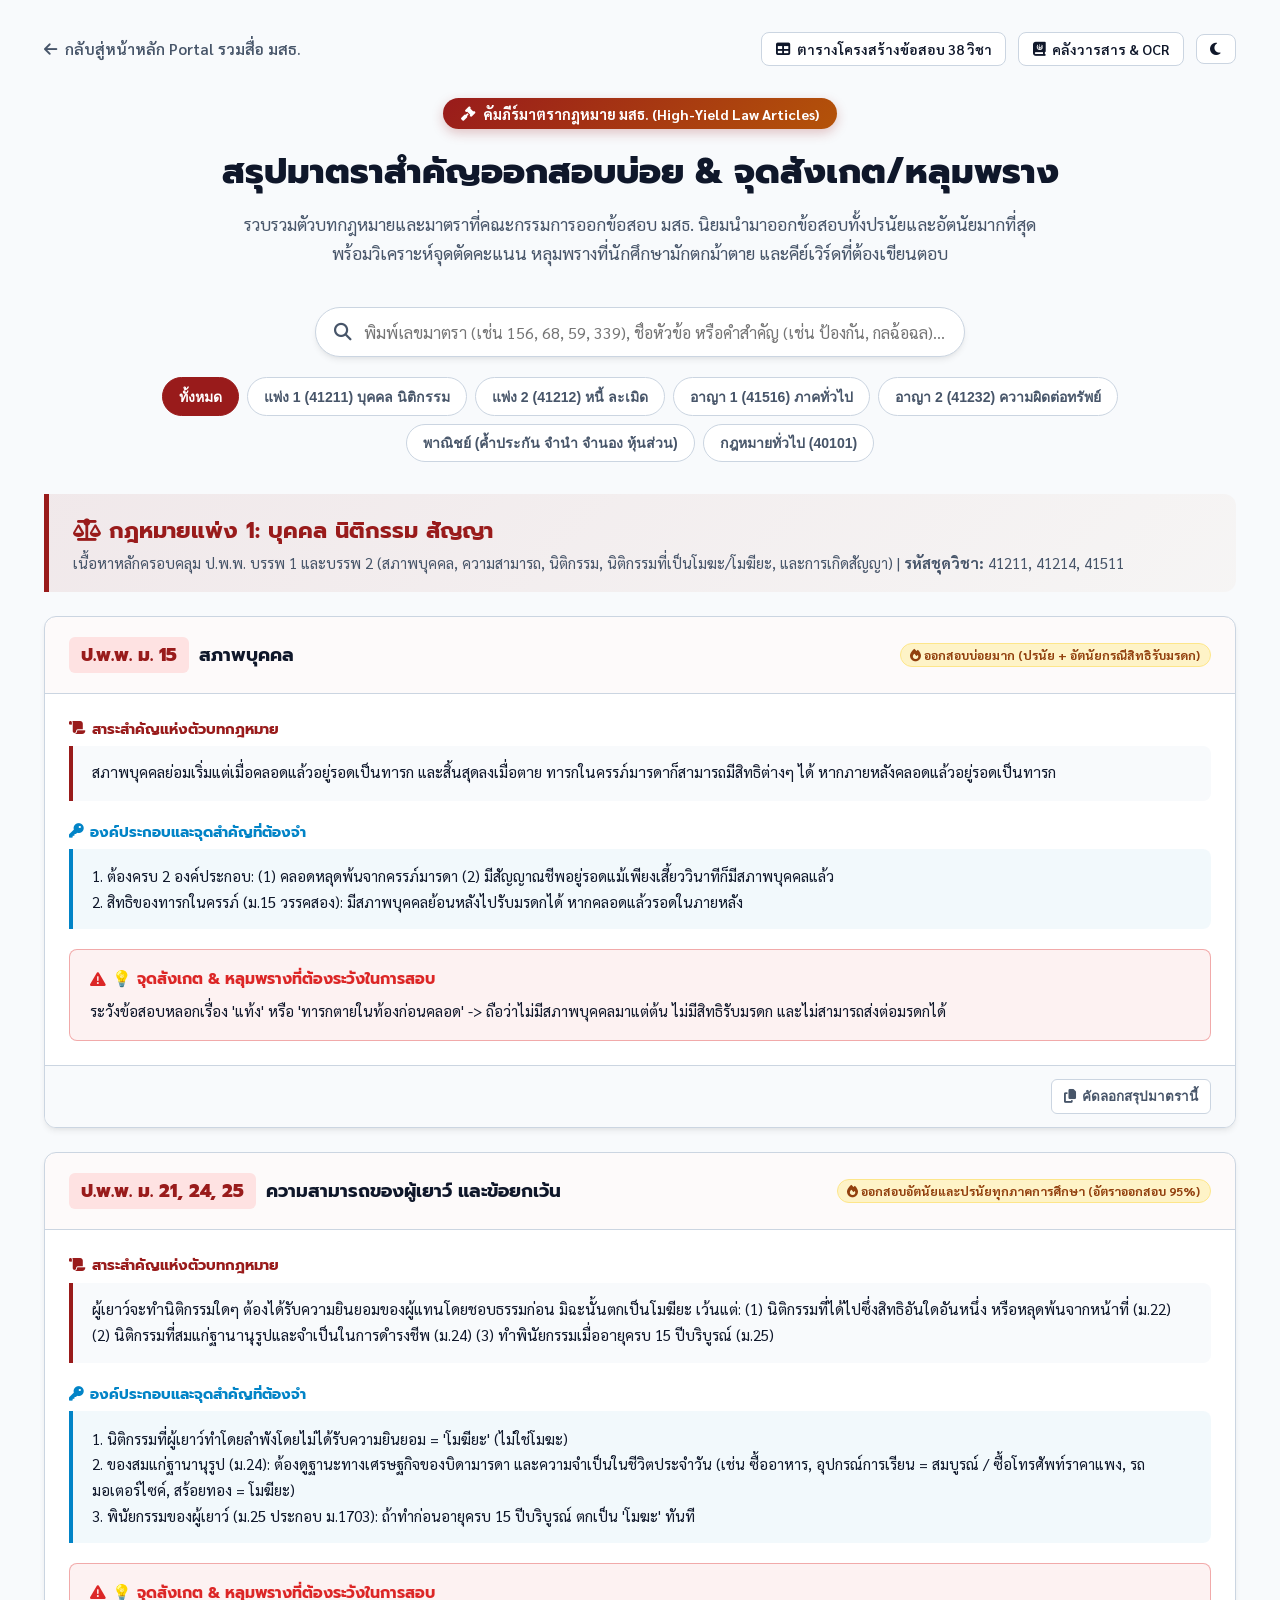
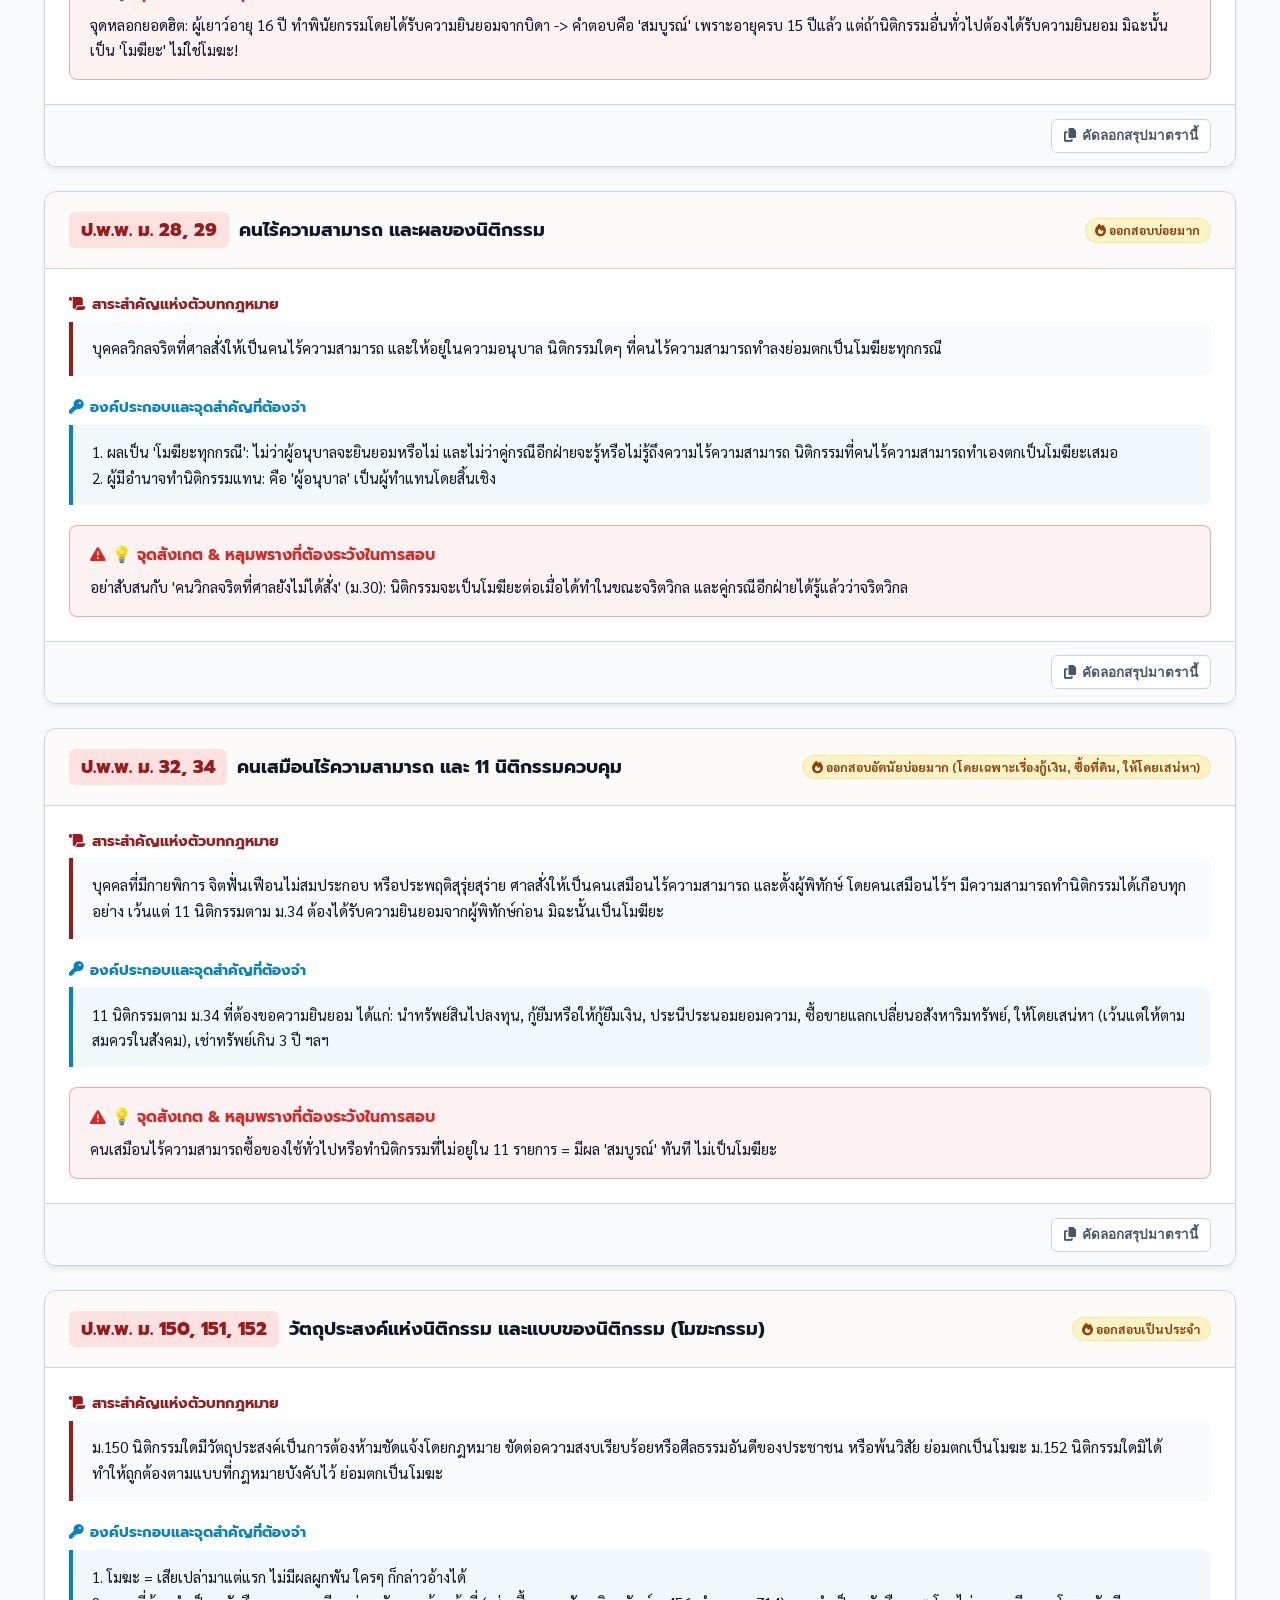
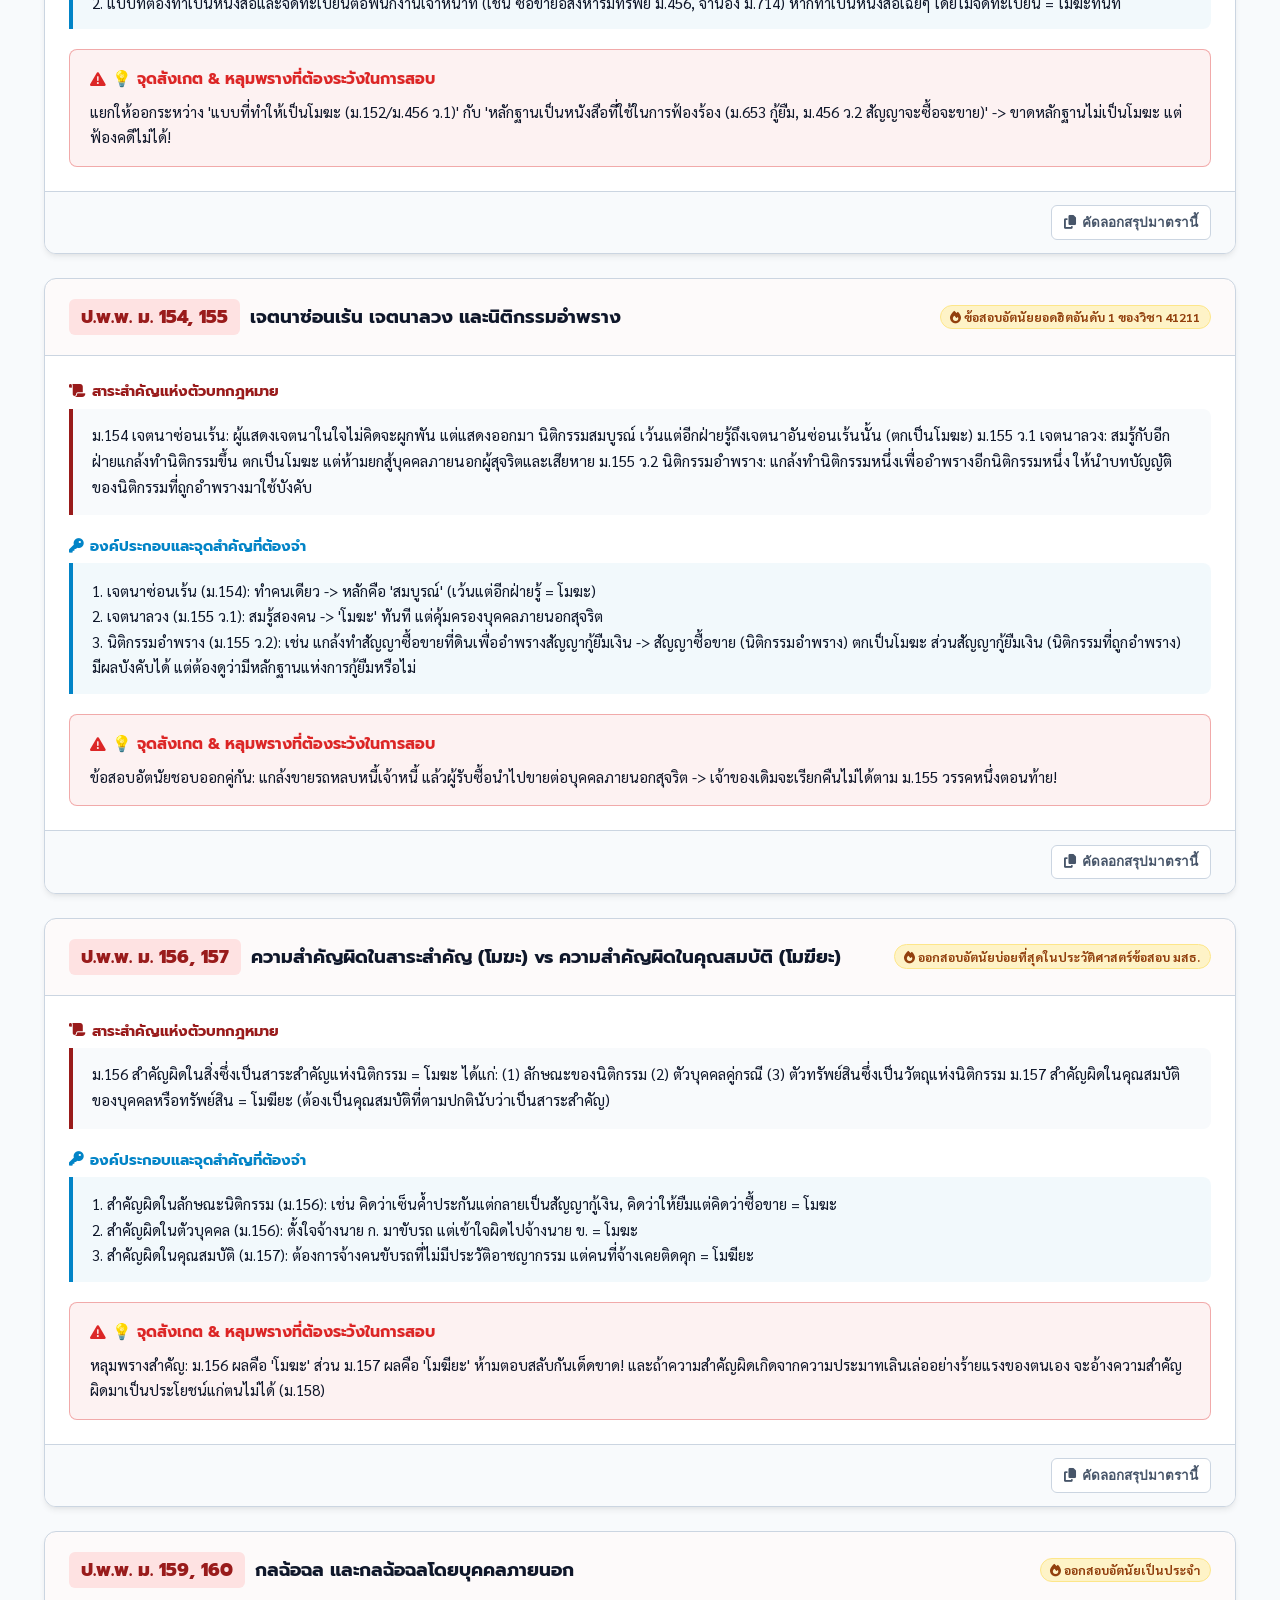
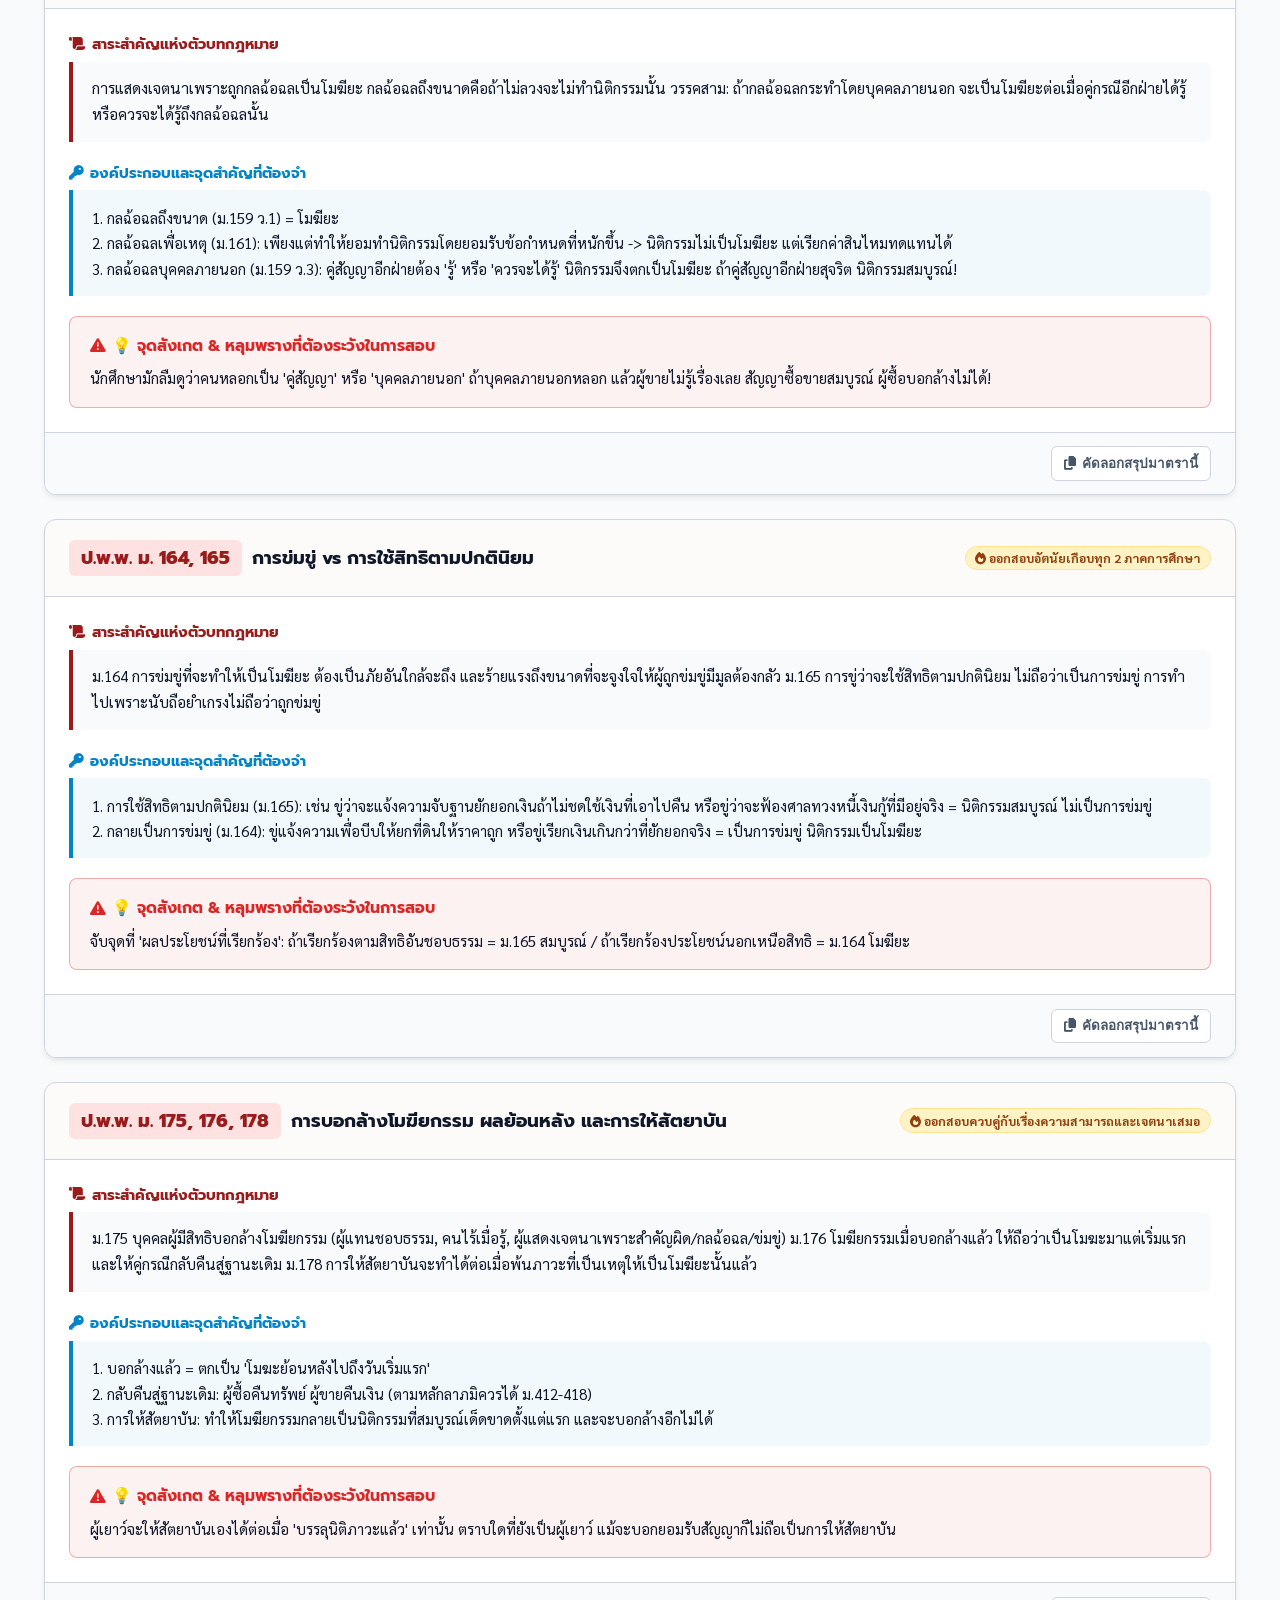
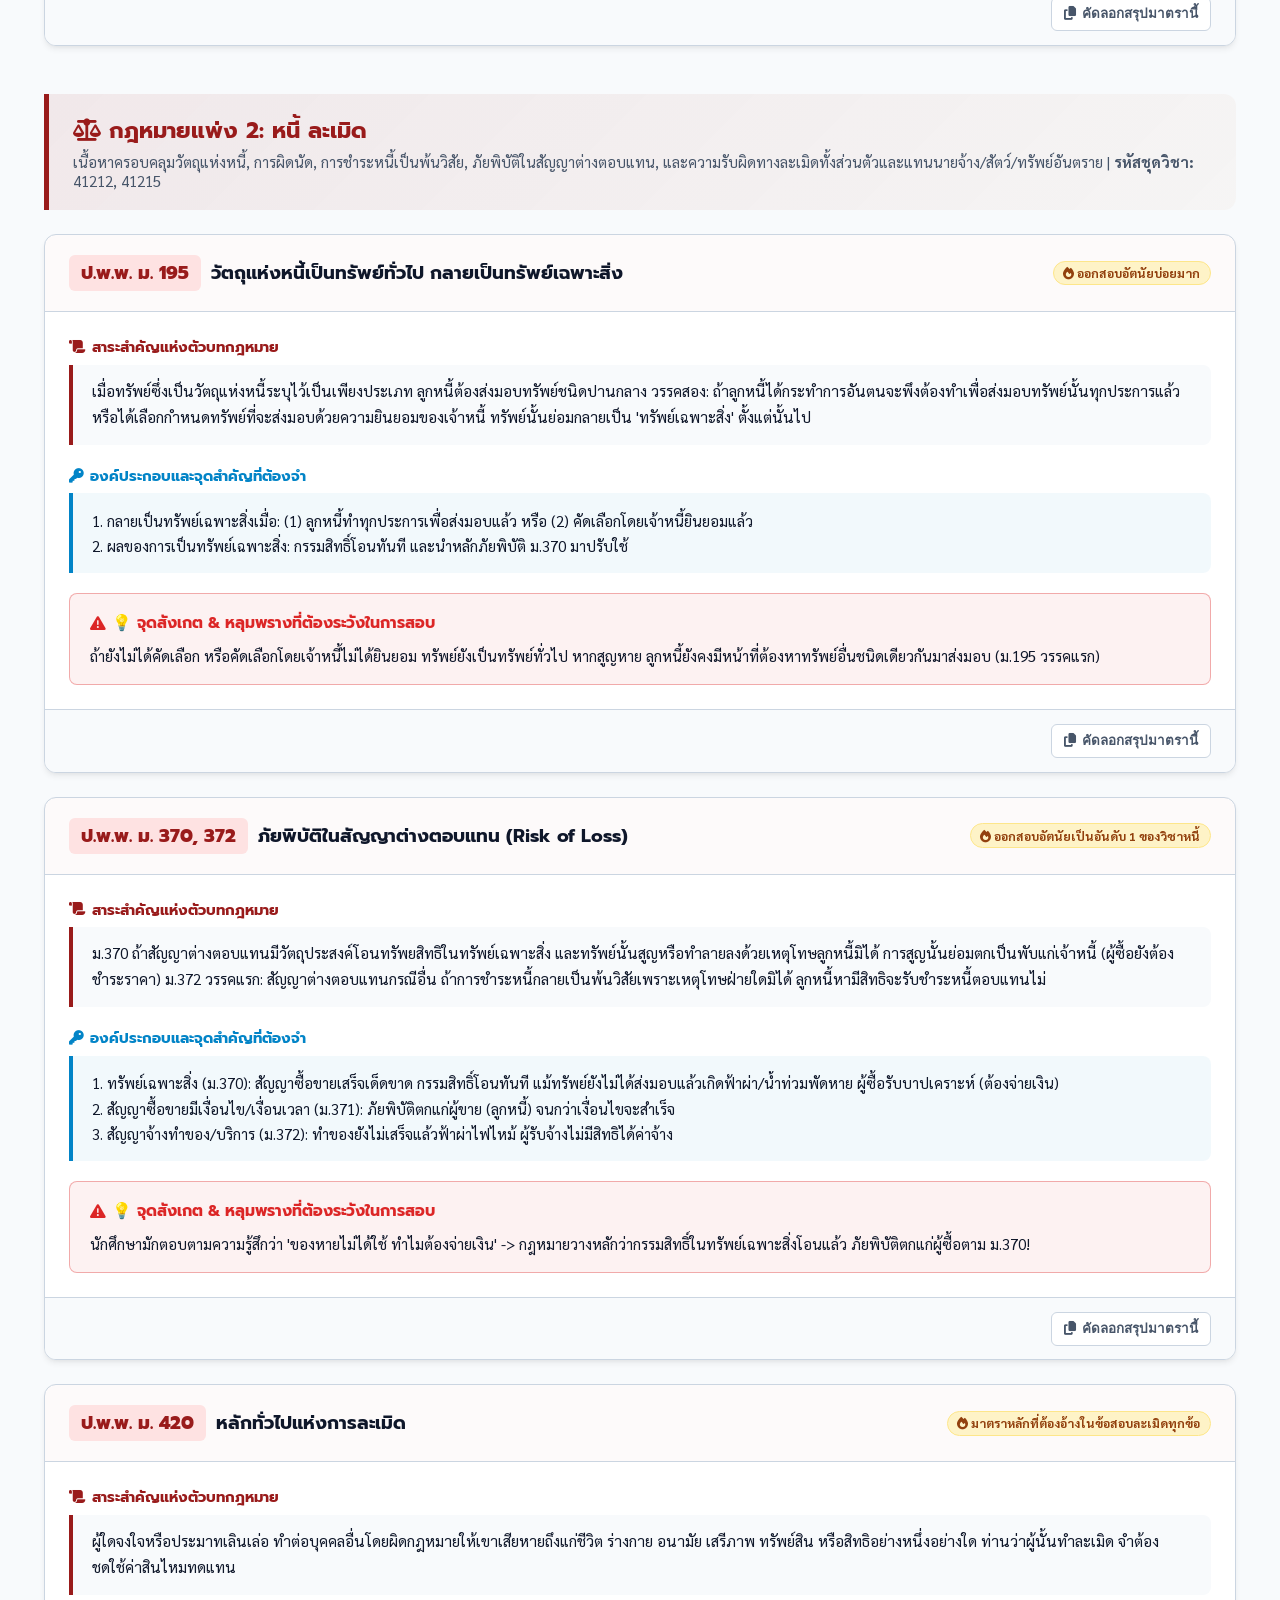
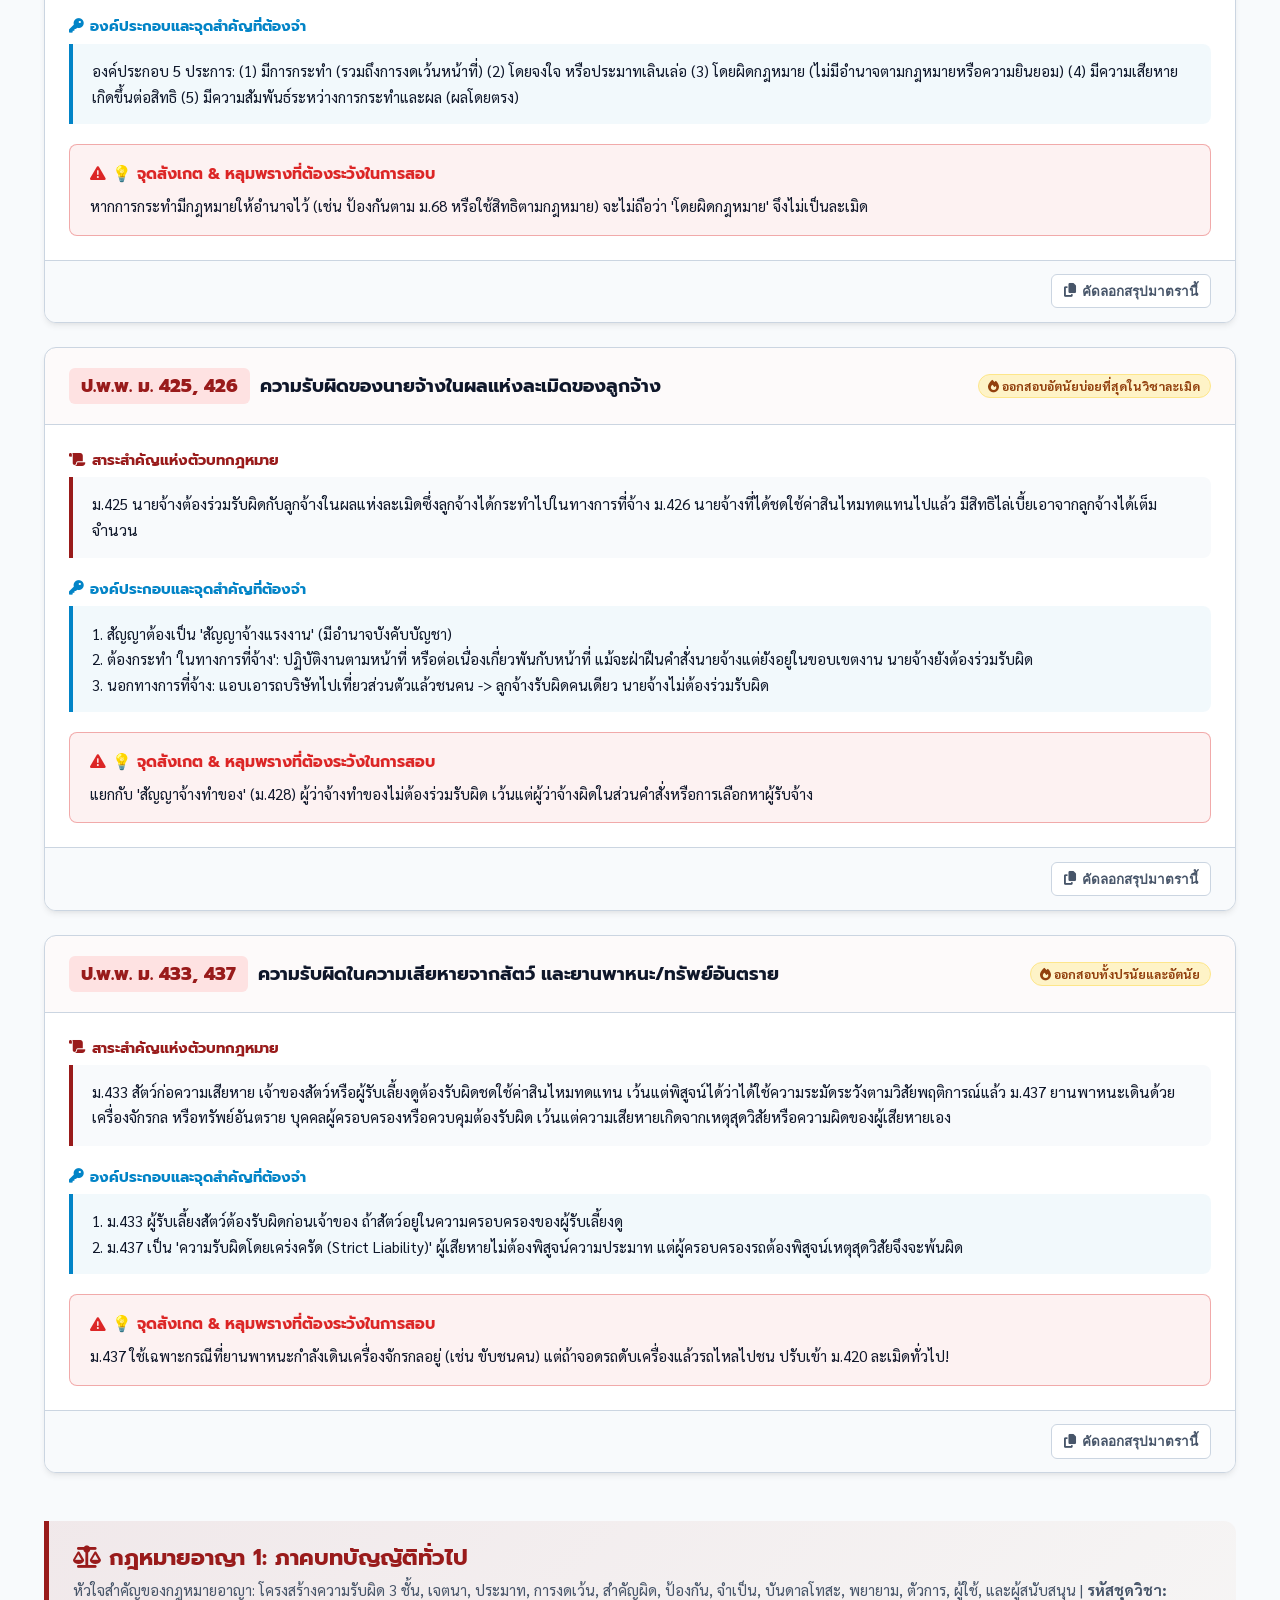
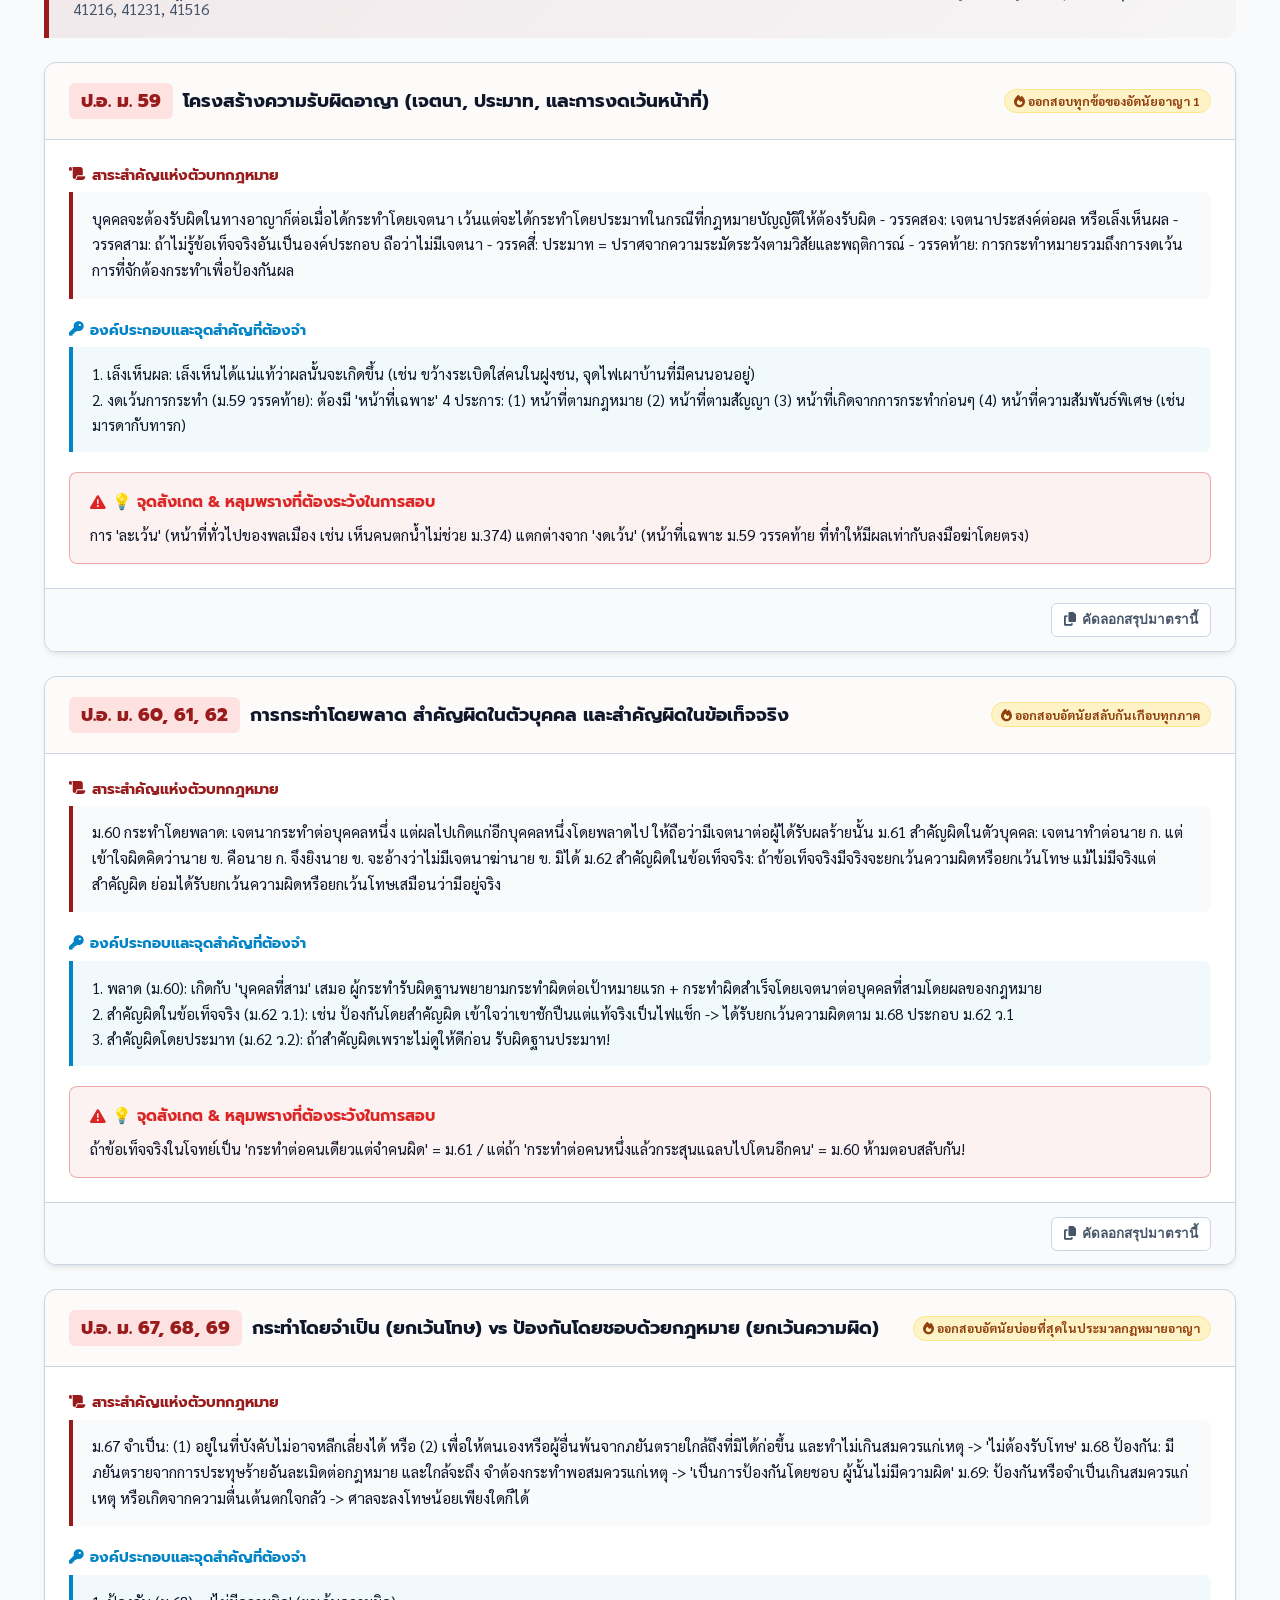
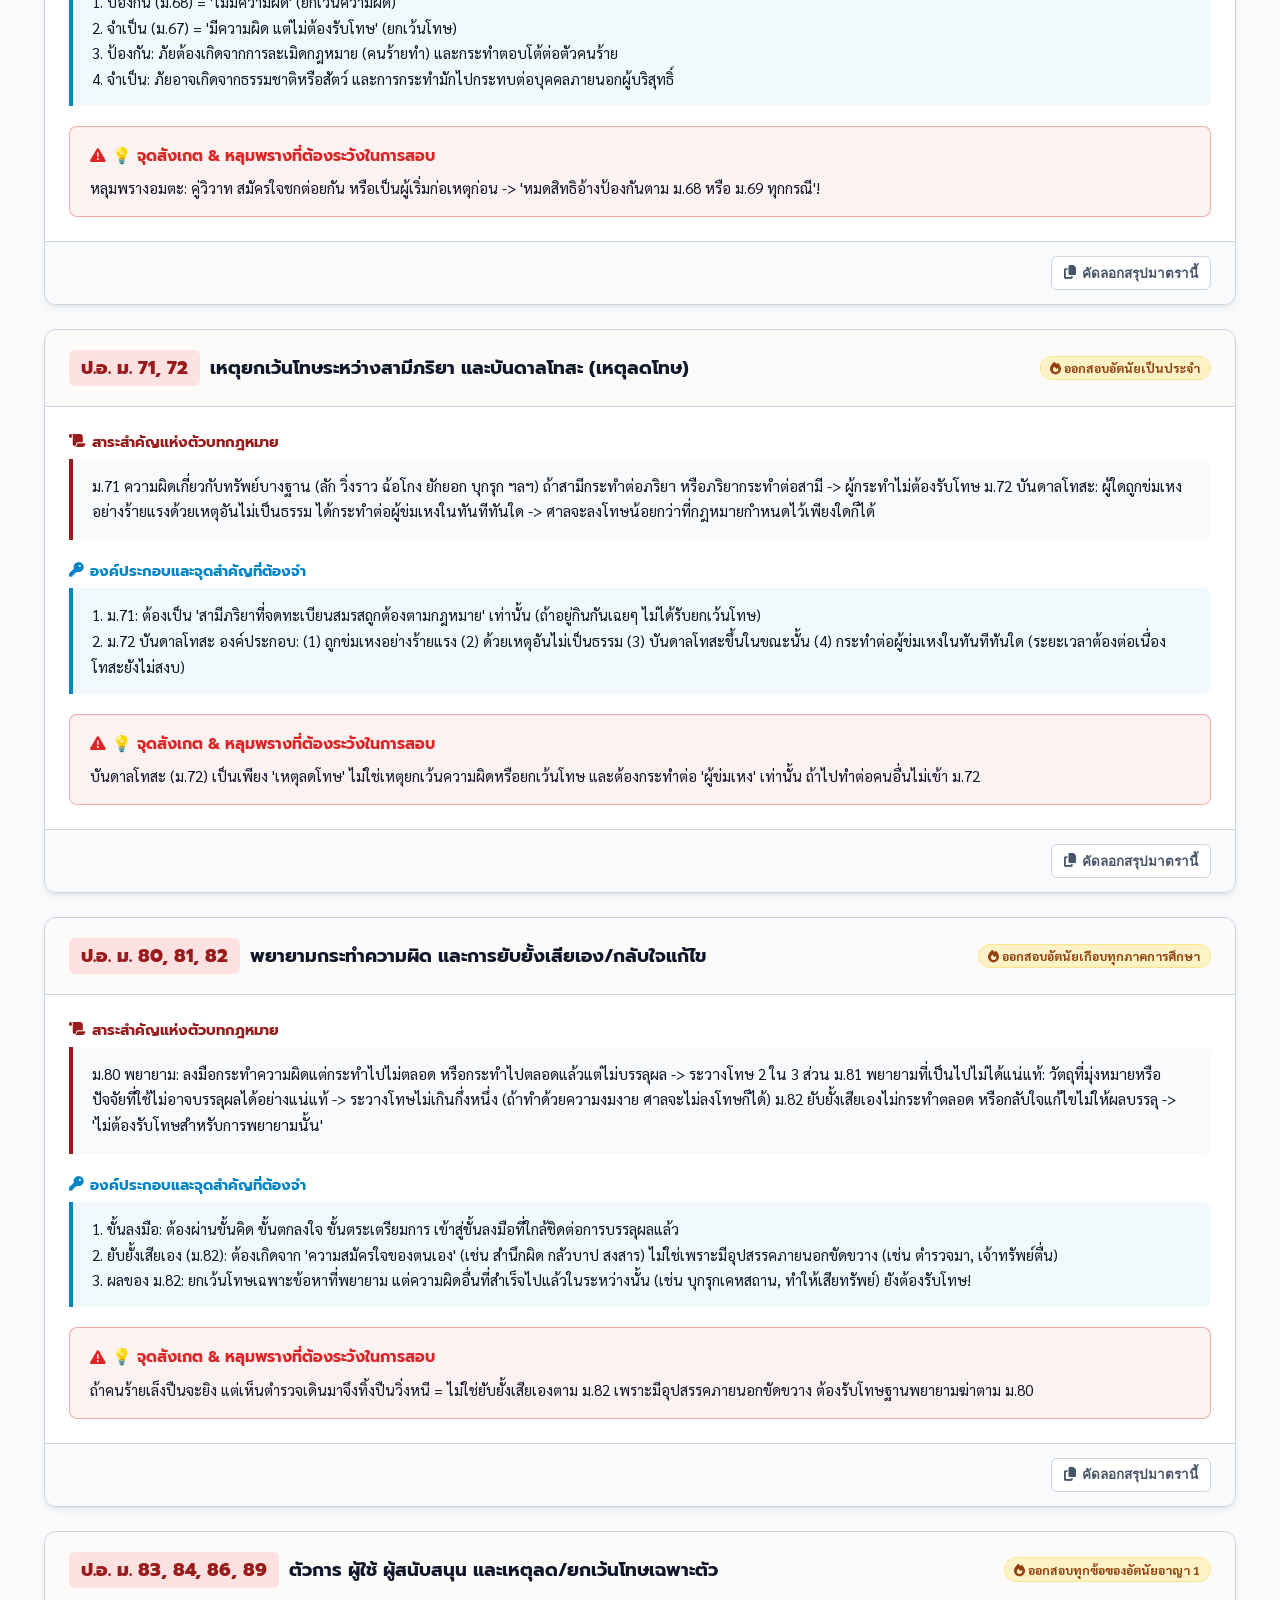
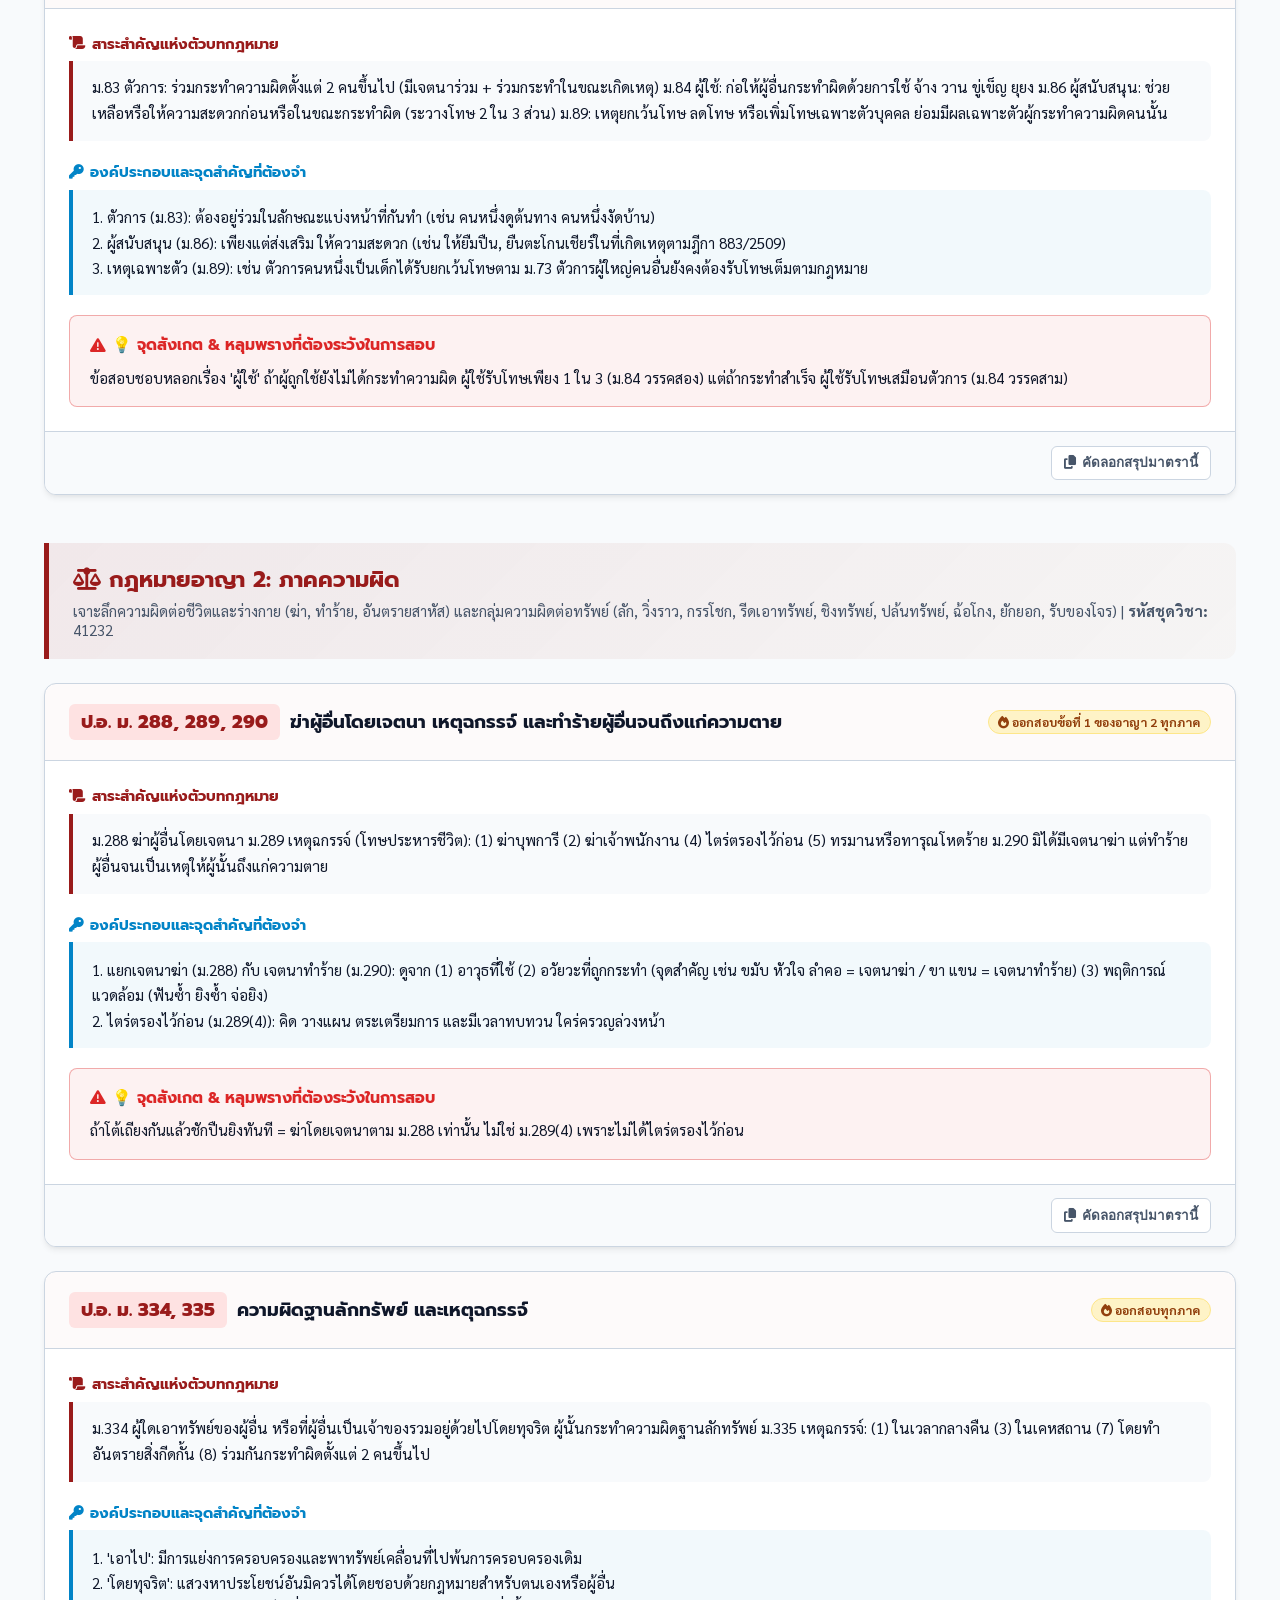
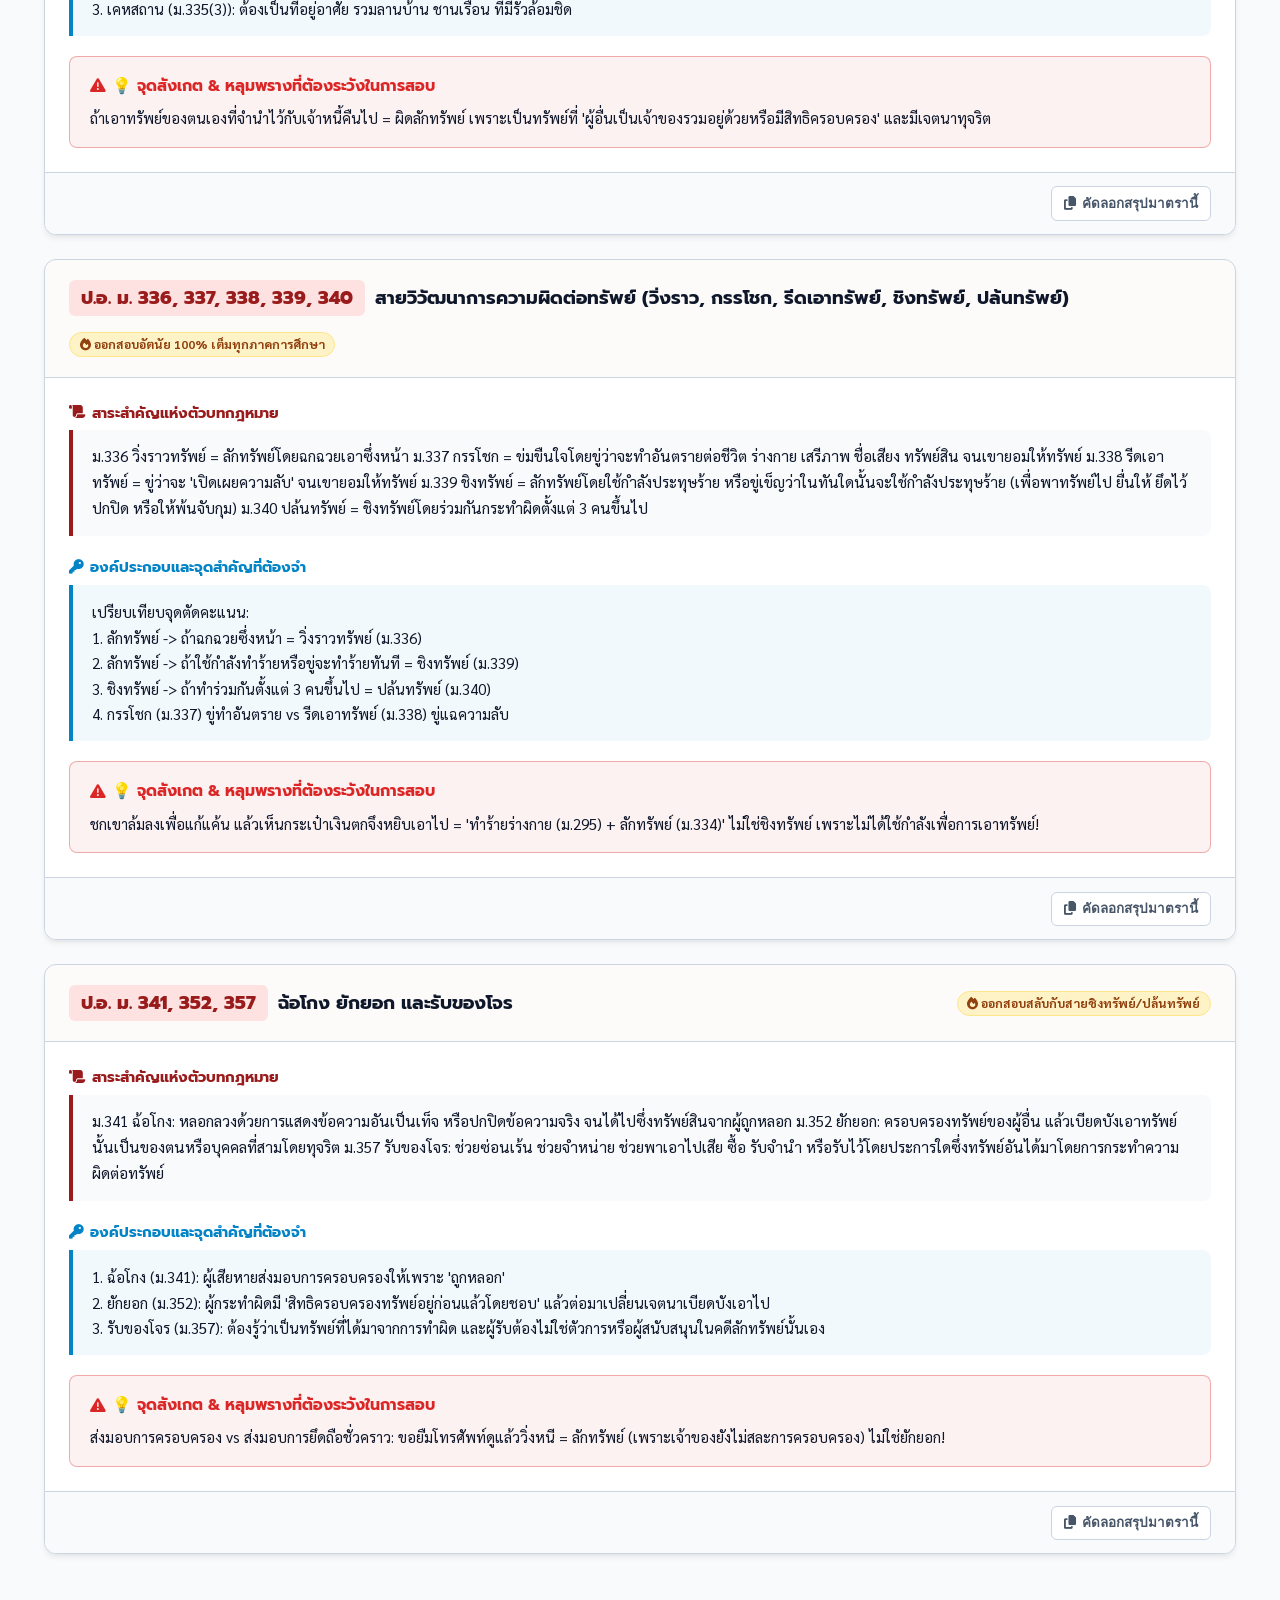
<file: key-articles.html>
<!DOCTYPE html>
<html lang="th" data-theme="light">
<head>
  <meta charset="UTF-8">
  <meta name="viewport" content="width=device-width, initial-scale=1.0">
  <title>คลังสรุปมาตราสำคัญออกสอบบ่อย & จุดสังเกต/หลุมพราง มสธ.</title>
  
  <link rel="preconnect" href="https://fonts.googleapis.com">
  <link rel="preconnect" href="https://fonts.gstatic.com" crossorigin>
  <link href="https://fonts.googleapis.com/css2?family=Prompt:wght@400;500;600;700;800&family=Sarabun:wght@300;400;500;600;700&display=swap" rel="stylesheet">
  <link rel="stylesheet" href="https://cdnjs.cloudflare.com/ajax/libs/font-awesome/6.4.0/css/all.min.css">
  
  <style>
    :root {
      --primary: #991b1b;
      --primary-hover: #7f1d1d;
      --primary-light: #fee2e2;
      --accent: #b45309;
      --bg: #f8fafc;
      --card: #ffffff;
      --border: #cbd5e1;
      --text: #0f172a;
      --muted: #475569;
      --radius: 12px;
      --shadow: 0 4px 6px -1px rgba(0,0,0,0.07), 0 2px 4px -2px rgba(0,0,0,0.05);
      --font-body: 'Sarabun', sans-serif;
      --font-heading: 'Prompt', sans-serif;
    }

    [data-theme="dark"] {
      --bg: #0b0f19;
      --card: #131b2e;
      --border: #334155;
      --text: #f1f5f9;
      --muted: #94a3b8;
      --primary-light: #450a0a;
    }

    * { box-sizing: border-box; margin: 0; padding: 0; }
    body {
      background-color: var(--bg);
      color: var(--text);
      font-family: var(--font-body);
      min-height: 100vh;
      display: flex;
      flex-direction: column;
    }

    .container {
      max-width: 1240px;
      margin: 0 auto;
      padding: 2rem 1.5rem;
      width: 100%;
      flex: 1;
    }

    /* Top Navigation */
    .top-nav {
      display: flex;
      align-items: center;
      justify-content: space-between;
      margin-bottom: 2rem;
    }
    .back-link {
      display: inline-flex;
      align-items: center;
      gap: 0.5rem;
      color: var(--muted);
      text-decoration: none;
      font-weight: 600;
      font-size: 0.95rem;
      transition: color 0.2s;
    }
    .back-link:hover { color: var(--text); }

    .nav-actions {
      display: flex;
      align-items: center;
      gap: 0.75rem;
    }
    .btn-nav {
      background: var(--card);
      border: 1px solid var(--border);
      color: var(--text);
      padding: 0.45rem 0.85rem;
      border-radius: 8px;
      cursor: pointer;
      font-size: 0.88rem;
      display: inline-flex;
      align-items: center;
      gap: 0.45rem;
      font-weight: 600;
      text-decoration: none;
      transition: all 0.2s;
    }
    .btn-nav:hover { background: var(--bg); border-color: var(--primary); }

    /* Header */
    .header {
      text-align: center;
      margin-bottom: 2.5rem;
    }
    .badge-header {
      display: inline-flex;
      align-items: center;
      gap: 0.5rem;
      background: linear-gradient(135deg, #991b1b, #b45309);
      color: #ffffff;
      padding: 0.4rem 1.1rem;
      border-radius: 9999px;
      font-weight: 700;
      font-size: 0.9rem;
      margin-bottom: 1rem;
      box-shadow: 0 4px 12px rgba(153,27,27,0.25);
    }
    .header h1 {
      font-family: var(--font-heading);
      font-size: 2.2rem;
      font-weight: 800;
      margin-bottom: 0.75rem;
    }
    .header p {
      color: var(--muted);
      font-size: 1.08rem;
      max-width: 820px;
      margin: 0 auto;
      line-height: 1.65;
    }

    /* Controls: Search & Tabs */
    .controls-panel {
      margin-bottom: 2rem;
      display: flex;
      flex-direction: column;
      gap: 1.25rem;
      align-items: center;
    }

    .search-box {
      width: 100%;
      max-width: 650px;
      position: relative;
    }
    .search-box input {
      width: 100%;
      padding: 0.85rem 1.25rem 0.85rem 3rem;
      border-radius: 9999px;
      border: 1px solid var(--border);
      background-color: var(--card);
      color: var(--text);
      font-size: 1rem;
      font-family: var(--font-body);
      box-shadow: var(--shadow);
      outline: none;
      transition: all 0.2s;
    }
    .search-box input:focus { border-color: var(--primary); box-shadow: 0 0 0 3px rgba(153,27,27,0.15); }
    .search-box i {
      position: absolute;
      left: 1.2rem;
      top: 50%;
      transform: translateY(-50%);
      color: var(--muted);
      font-size: 1.1rem;
    }

    .filter-pills {
      display: flex;
      flex-wrap: wrap;
      gap: 0.5rem;
      justify-content: center;
    }
    .filter-pill {
      padding: 0.45rem 1rem;
      border-radius: 9999px;
      border: 1px solid var(--border);
      background: var(--card);
      color: var(--muted);
      font-size: 0.88rem;
      font-weight: 600;
      cursor: pointer;
      transition: all 0.2s;
    }
    .filter-pill:hover, .filter-pill.active {
      background: var(--primary);
      color: #ffffff;
      border-color: var(--primary);
    }

    /* Category Section */
    .category-section {
      margin-bottom: 3rem;
    }
    .category-header {
      background: linear-gradient(135deg, rgba(153,27,27,0.08), rgba(180,83,9,0.03));
      border-left: 5px solid var(--primary);
      padding: 1.25rem 1.5rem;
      border-radius: 0 var(--radius) var(--radius) 0;
      margin-bottom: 1.5rem;
    }
    .category-title {
      font-family: var(--font-heading);
      font-size: 1.4rem;
      font-weight: 700;
      color: var(--primary);
      margin-bottom: 0.35rem;
    }
    .category-desc {
      font-size: 0.94rem;
      color: var(--muted);
    }

    /* Article Card */
    .articles-grid {
      display: flex;
      flex-direction: column;
      gap: 1.5rem;
    }

    .article-card {
      background: var(--card);
      border: 1px solid var(--border);
      border-radius: var(--radius);
      box-shadow: var(--shadow);
      overflow: hidden;
      transition: all 0.2s ease;
    }
    .article-card:hover {
      border-color: var(--primary);
      box-shadow: 0 8px 16px -4px rgba(0,0,0,0.08);
    }

    .card-head {
      padding: 1.25rem 1.5rem;
      border-bottom: 1px solid var(--border);
      display: flex;
      justify-content: space-between;
      align-items: center;
      gap: 1rem;
      flex-wrap: wrap;
      background: rgba(153,27,27,0.02);
    }
    .article-badge-group {
      display: flex;
      align-items: center;
      gap: 0.6rem;
      flex-wrap: wrap;
    }
    .article-num {
      font-family: var(--font-heading);
      font-size: 1.15rem;
      font-weight: 800;
      color: var(--primary);
      background: var(--primary-light);
      padding: 0.25rem 0.75rem;
      border-radius: 6px;
    }
    .article-title-text {
      font-family: var(--font-heading);
      font-size: 1.15rem;
      font-weight: 700;
      color: var(--text);
    }
    .freq-badge {
      font-size: 0.78rem;
      font-weight: 700;
      padding: 0.2rem 0.6rem;
      border-radius: 9999px;
      background: #fef3c7;
      color: #92400e;
      border: 1px solid #fde68a;
    }

    .card-body {
      padding: 1.5rem;
      display: flex;
      flex-direction: column;
      gap: 1.25rem;
    }

    .block-box {
      display: flex;
      flex-direction: column;
      gap: 0.4rem;
    }
    .block-title {
      font-family: var(--font-heading);
      font-size: 0.92rem;
      font-weight: 700;
      display: flex;
      align-items: center;
      gap: 0.4rem;
    }

    .principle-box {
      background: var(--bg);
      border-left: 4px solid var(--primary);
      padding: 0.9rem 1.2rem;
      border-radius: 0 8px 8px 0;
      font-size: 0.95rem;
      line-height: 1.7;
    }

    .key-points-box {
      background: rgba(2, 132, 199, 0.05);
      border-left: 4px solid #0284c7;
      padding: 0.9rem 1.2rem;
      border-radius: 0 8px 8px 0;
      font-size: 0.94rem;
      line-height: 1.7;
      white-space: pre-line;
    }

    .pitfall-box {
      background: rgba(220, 38, 38, 0.06);
      border: 1.5px solid rgba(220, 38, 38, 0.35);
      border-radius: 8px;
      padding: 1rem 1.25rem;
      font-size: 0.94rem;
      line-height: 1.7;
    }
    .pitfall-box .block-title { color: #dc2626; font-size: 0.98rem; margin-bottom: 0.35rem; }

    .card-footer {
      padding: 0.85rem 1.5rem;
      background: var(--bg);
      border-top: 1px solid var(--border);
      display: flex;
      justify-content: flex-end;
      gap: 0.75rem;
    }
    .btn-copy {
      background: var(--card);
      border: 1px solid var(--border);
      color: var(--muted);
      padding: 0.35rem 0.75rem;
      border-radius: 6px;
      font-size: 0.84rem;
      font-weight: 600;
      cursor: pointer;
      display: inline-flex;
      align-items: center;
      gap: 0.4rem;
      transition: all 0.2s;
    }
    .btn-copy:hover { color: var(--primary); border-color: var(--primary); }

    /* Toast */
    .toast {
      position: fixed;
      bottom: 24px;
      right: 24px;
      background-color: #0f172a;
      color: #ffffff;
      padding: 0.75rem 1.25rem;
      border-radius: 8px;
      font-size: 0.9rem;
      font-weight: 600;
      box-shadow: 0 10px 15px -3px rgba(0,0,0,0.2);
      display: flex;
      align-items: center;
      gap: 0.6rem;
      z-index: 100;
      opacity: 0;
      transform: translateY(10px);
      transition: all 0.25s ease;
      pointer-events: none;
    }
    .toast.show { opacity: 1; transform: translateY(0); }

    footer {
      text-align: center;
      padding: 2.5rem 1.5rem;
      border-top: 1px solid var(--border);
      font-size: 0.9rem;
      color: var(--muted);
      margin-top: 3rem;
    }

    @media (max-width: 768px) {
      .header h1 { font-size: 1.7rem; }
      .card-head { flex-direction: column; align-items: flex-start; gap: 0.5rem; }
    }
  </style>
</head>
<body>

  <div class="container">
    <div class="top-nav">
      <a href="index.html" class="back-link">
        <i class="fas fa-arrow-left"></i> กลับสู่หน้าหลัก Portal รวมสื่อ มสธ.
      </a>
      <div class="nav-actions">
        <a href="exam-structure.html" class="btn-nav">
          <i class="fas fa-table"></i> <span>ตารางโครงสร้างข้อสอบ 38 วิชา</span>
        </a>
        <a href="stou-law-journals/index.html" class="btn-nav">
          <i class="fas fa-book-journal-whills"></i> <span>คลังวารสาร & OCR</span>
        </a>
        <button class="btn-nav" onclick="toggleTheme()">
          <i class="fas fa-moon" id="themeIcon"></i>
        </button>
      </div>
    </div>

    <div class="header">
      <div class="badge-header">
        <i class="fas fa-gavel"></i> คัมภีร์มาตรากฎหมาย มสธ. (High-Yield Law Articles)
      </div>
      <h1>สรุปมาตราสำคัญออกสอบบ่อย & จุดสังเกต/หลุมพราง</h1>
      <p>รวบรวมตัวบทกฎหมายและมาตราที่คณะกรรมการออกข้อสอบ มสธ. นิยมนำมาออกข้อสอบทั้งปรนัยและอัตนัยมากที่สุด พร้อมวิเคราะห์จุดตัดคะแนน หลุมพรางที่นักศึกษามักตกม้าตาย และคีย์เวิร์ดที่ต้องเขียนตอบ</p>
    </div>

    <!-- Controls: Search & Category Filter Pills -->
    <div class="controls-panel">
      <div class="search-box">
        <i class="fas fa-search"></i>
        <input type="text" id="searchInput" placeholder="พิมพ์เลขมาตรา (เช่น 156, 68, 59, 339), ชื่อหัวข้อ หรือคำสำคัญ (เช่น ป้องกัน, กลฉ้อฉล)..." oninput="filterArticles()">
      </div>

      <div class="filter-pills">
        <button class="filter-pill active" onclick="setCategoryFilter('all', this)">ทั้งหมด</button>
        <button class="filter-pill" onclick="setCategoryFilter('civil_1', this)">แพ่ง 1 (41211) บุคคล นิติกรรม</button>
        <button class="filter-pill" onclick="setCategoryFilter('civil_2', this)">แพ่ง 2 (41212) หนี้ ละเมิด</button>
        <button class="filter-pill" onclick="setCategoryFilter('criminal_1', this)">อาญา 1 (41516) ภาคทั่วไป</button>
        <button class="filter-pill" onclick="setCategoryFilter('criminal_2', this)">อาญา 2 (41232) ความผิดต่อทรัพย์</button>
        <button class="filter-pill" onclick="setCategoryFilter('commercial', this)">พาณิชย์ (ค้ำประกัน จำนำ จำนอง หุ้นส่วน)</button>
        <button class="filter-pill" onclick="setCategoryFilter('general_40101', this)">กฎหมายทั่วไป (40101)</button>
      </div>
    </div>

    <!-- Articles Container -->
    <div id="articlesContainer">
      <!-- Populated dynamically from JSON -->
    </div>
  </div>

  <!-- Toast -->
  <div class="toast" id="toastBox">
    <i class="fas fa-check-circle" style="color: #10b981;"></i>
    <span id="toastMsg">คัดลอกสรุปมาตราสำเร็จ</span>
  </div>

  <footer>
    <p>สรุปมาตราสำคัญและจุดสังเกตเพื่อการเตรียมสอบนิติศาสตรบัณฑิต มหาวิทยาลัยสุโขทัยธรรมาธิราช</p>
    <p style="margin-top: 0.4rem; font-size: 0.82rem; color: var(--muted);">แนะนำให้อ่านทบทวนควบคู่กับการฝึกเขียนตอบข้อสอบอัตนัยตามโครงสร้าง 3 สเต็ป (หลักกฎหมาย - วินิจฉัยปรับบท - ข้อสรุป)</p>
  </footer>

  <script>
    let allCategories = [];
    let currentCategory = 'all';

    async function loadArticles() {
      try {
        const res = await fetch('data/key_articles.json');
        allCategories = await res.json();
        renderArticles();
      } catch (err) {
        console.error('Error loading key articles:', err);
      }
    }

    function renderArticles() {
      const container = document.getElementById('articlesContainer');
      const searchTerm = document.getElementById('searchInput').value.trim().toLowerCase();

      let html = '';

      allCategories.forEach(cat => {
        // Filter by category
        if (currentCategory !== 'all' && cat.category_id !== currentCategory) {
          return;
        }

        // Filter articles by search term
        const matchingArticles = cat.articles.filter(art => {
          if (!searchTerm) return true;
          const matchNum = art.article_no.toLowerCase().includes(searchTerm);
          const matchTitle = art.title.toLowerCase().includes(searchTerm);
          const matchPrinciple = art.core_principle.toLowerCase().includes(searchTerm);
          const matchPoints = art.key_points.toLowerCase().includes(searchTerm);
          const matchPitfalls = art.pitfalls.toLowerCase().includes(searchTerm);
          return matchNum || matchTitle || matchPrinciple || matchPoints || matchPitfalls;
        });

        if (matchingArticles.length === 0) return;

        html += `
          <section class="category-section">
            <div class="category-header">
              <h2 class="category-title"><i class="fas fa-balance-scale"></i> ${cat.category_name}</h2>
              <p class="category-desc">${cat.description} | <strong>รหัสชุดวิชา:</strong> ${cat.course_codes.join(', ')}</p>
            </div>

            <div class="articles-grid">
              ${matchingArticles.map((art, idx) => `
                <article class="article-card">
                  <div class="card-head">
                    <div class="article-badge-group">
                      <span class="article-num">${art.law_name} ${art.article_no}</span>
                      <span class="article-title-text">${art.title}</span>
                    </div>
                    <span class="freq-badge"><i class="fas fa-fire"></i> ${art.exam_frequency}</span>
                  </div>

                  <div class="card-body">
                    <!-- Core Principle -->
                    <div class="block-box">
                      <div class="block-title" style="color: var(--primary);">
                        <i class="fas fa-scroll"></i> สาระสำคัญแห่งตัวบทกฎหมาย
                      </div>
                      <div class="principle-box">${art.core_principle}</div>
                    </div>

                    <!-- Key Points -->
                    <div class="block-box">
                      <div class="block-title" style="color: #0284c7;">
                        <i class="fas fa-key"></i> องค์ประกอบและจุดสำคัญที่ต้องจำ
                      </div>
                      <div class="key-points-box">${art.key_points}</div>
                    </div>

                    <!-- Pitfalls -->
                    <div class="block-box">
                      <div class="pitfall-box">
                        <div class="block-title">
                          <i class="fas fa-exclamation-triangle"></i> 💡 จุดสังเกต & หลุมพรางที่ต้องระวังในการสอบ
                        </div>
                        <p>${art.pitfalls}</p>
                      </div>
                    </div>
                  </div>

                  <div class="card-footer">
                    <button class="btn-copy" onclick="copyArticle('${escapeForJs(art.law_name)} ${escapeForJs(art.article_no)}', '${escapeForJs(art.title)}', '${escapeForJs(art.core_principle)}', '${escapeForJs(art.pitfalls)}')">
                      <i class="fas fa-copy"></i> คัดลอกสรุปมาตรานี้
                    </button>
                  </div>
                </article>
              `).join('')}
            </div>
          </section>
        `;
      });

      if (!html) {
        container.innerHTML = `
          <div style="text-align: center; padding: 4rem 1rem; color: var(--muted);">
            <i class="fas fa-search" style="font-size: 2.5rem; margin-bottom: 1rem; opacity: 0.5;"></i>
            <h3>ไม่พบมาตรากฎหมายที่ตรงกับคำค้นหา</h3>
            <p>ลองค้นหาด้วยคำอื่น เช่น '156', '68', 'สำคัญผิด', 'ลักทรัพย์' หรือกดเลือกหมวดหมู่ด้านบน</p>
          </div>
        `;
        return;
      }

      container.innerHTML = html;
    }

    function setCategoryFilter(cat, btn) {
      currentCategory = cat;
      document.querySelectorAll('.filter-pill').forEach(p => p.classList.remove('active'));
      if (btn) btn.classList.add('active');
      renderArticles();
    }

    function filterArticles() {
      renderArticles();
    }

    function copyArticle(no, title, principle, pitfalls) {
      const text = `[สรุปมาตราออกสอบ มสธ.] ${no}: ${title}\n\nสาระสำคัญ:\n${principle}\n\nจุดสังเกตและหลุมพราง:\n${pitfalls}`;
      navigator.clipboard.writeText(text).then(() => {
        showToast(`คัดลอก ${no} สำเร็จ`);
      });
    }

    function showToast(msg) {
      const toast = document.getElementById('toastBox');
      document.getElementById('toastMsg').textContent = msg;
      toast.classList.add('show');
      setTimeout(() => toast.classList.remove('show'), 2500);
    }

    function escapeForJs(str) {
      if (!str) return '';
      return str.replace(/'/g, "\\'").replace(/"/g, '&quot;').replace(/\n/g, ' ');
    }

    function toggleTheme() {
      const root = document.documentElement;
      const isDark = root.getAttribute('data-theme') === 'dark';
      root.setAttribute('data-theme', isDark ? 'light' : 'dark');
      document.getElementById('themeIcon').className = isDark ? 'fas fa-moon' : 'fas fa-sun';
      localStorage.setItem('stou_theme', isDark ? 'light' : 'dark');
    }

    window.addEventListener('DOMContentLoaded', () => {
      const savedTheme = localStorage.getItem('stou_theme');
      if (savedTheme) {
        document.documentElement.setAttribute('data-theme', savedTheme);
        document.getElementById('themeIcon').className = savedTheme === 'dark' ? 'fas fa-sun' : 'fas fa-moon';
      }
      loadArticles();
    });
  </script>
</body>
</html>
</file>
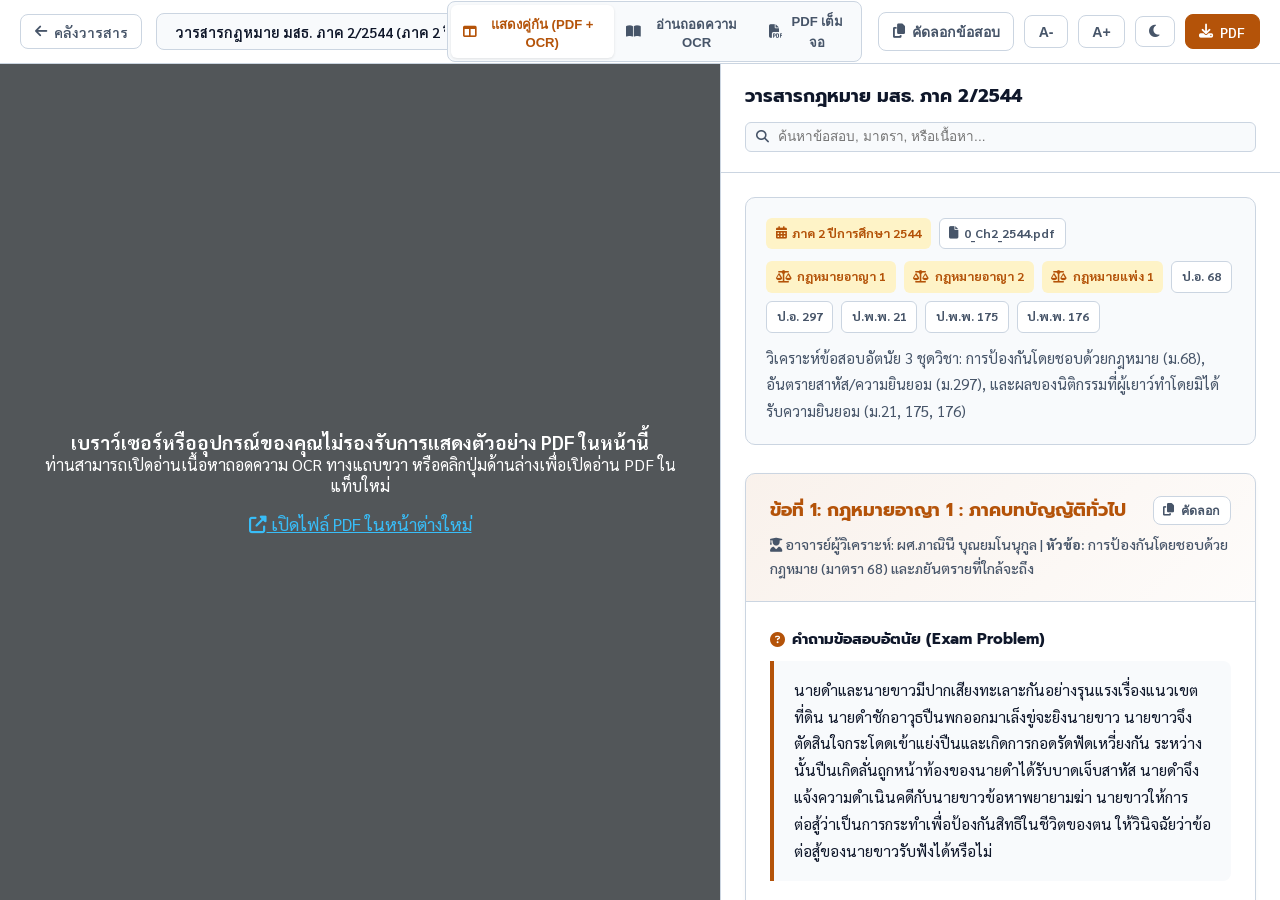
<file: stou-law-journals/viewer.html>
<!DOCTYPE html>
<html lang="th" data-theme="light">
<head>
  <meta charset="UTF-8">
  <meta name="viewport" content="width=device-width, initial-scale=1.0">
  <title>ระบบเปิดอ่านวารสารและวิเคราะห์ข้อสอบอัตนัย มสธ.</title>
  
  <link rel="preconnect" href="https://fonts.googleapis.com">
  <link rel="preconnect" href="https://fonts.gstatic.com" crossorigin>
  <link href="https://fonts.googleapis.com/css2?family=Prompt:wght@400;500;600;700;800&family=Sarabun:wght@300;400;500;600;700&family=Fira+Code:wght@400;500&display=swap" rel="stylesheet">
  <link rel="stylesheet" href="https://cdnjs.cloudflare.com/ajax/libs/font-awesome/6.4.0/css/all.min.css">
  
  <style>
    :root {
      --primary: #b45309;
      --primary-hover: #92400e;
      --primary-light: #fef3c7;
      --bg: #f8fafc;
      --card: #ffffff;
      --border: #cbd5e1;
      --text: #0f172a;
      --muted: #475569;
      --success: #059669;
      --warning: #d97706;
      --danger: #dc2626;
      --radius: 10px;
      --font-base: 16px;
      --font-body: 'Sarabun', sans-serif;
      --font-heading: 'Prompt', sans-serif;
    }

    [data-theme="dark"] {
      --bg: #0f172a;
      --card: #1e293b;
      --border: #334155;
      --text: #f1f5f9;
      --muted: #94a3b8;
      --primary-light: #78350f;
    }

    * { box-sizing: border-box; margin: 0; padding: 0; }
    body, html {
      height: 100vh;
      overflow: hidden;
      background-color: var(--bg);
      color: var(--text);
      font-family: var(--font-body);
      font-size: var(--font-base);
      display: flex;
      flex-direction: column;
    }

    /* Top Navigation Bar */
    .top-bar {
      height: 64px;
      background-color: var(--card);
      border-bottom: 1px solid var(--border);
      display: flex;
      align-items: center;
      justify-content: space-between;
      padding: 0 1.25rem;
      flex-shrink: 0;
      gap: 1rem;
      z-index: 10;
    }

    .nav-left {
      display: flex;
      align-items: center;
      gap: 0.85rem;
      min-width: 0;
    }

    .btn-nav {
      display: inline-flex;
      align-items: center;
      gap: 0.45rem;
      color: var(--muted);
      text-decoration: none;
      font-weight: 600;
      padding: 0.45rem 0.85rem;
      border-radius: 8px;
      border: 1px solid var(--border);
      background-color: var(--card);
      transition: all 0.2s;
      font-size: 0.88rem;
      cursor: pointer;
      white-space: nowrap;
    }
    .btn-nav:hover { background-color: var(--bg); color: var(--text); border-color: var(--muted); }
    .btn-nav.primary { background-color: var(--primary); color: #ffffff; border-color: var(--primary); }
    .btn-nav.primary:hover { background-color: var(--primary-hover); }

    .issue-selector {
      background-color: var(--bg);
      color: var(--text);
      border: 1px solid var(--border);
      padding: 0.45rem 0.85rem;
      border-radius: 8px;
      font-family: var(--font-body);
      font-size: 0.9rem;
      font-weight: 600;
      cursor: pointer;
      max-width: 320px;
      outline: none;
    }
    .issue-selector:focus { border-color: var(--primary); }

    .nav-center {
      display: flex;
      align-items: center;
      gap: 0.5rem;
    }

    .mode-switch-group {
      display: flex;
      background-color: var(--bg);
      padding: 3px;
      border-radius: 8px;
      border: 1px solid var(--border);
    }
    .mode-btn {
      padding: 0.35rem 0.75rem;
      border: none;
      background: transparent;
      color: var(--muted);
      font-size: 0.82rem;
      font-weight: 600;
      border-radius: 6px;
      cursor: pointer;
      display: inline-flex;
      align-items: center;
      gap: 0.4rem;
      transition: all 0.15s ease;
    }
    .mode-btn.active {
      background-color: var(--card);
      color: var(--primary);
      box-shadow: 0 1px 3px rgba(0,0,0,0.1);
    }

    .nav-right {
      display: flex;
      align-items: center;
      gap: 0.6rem;
    }

    /* Content Area */
    .content-area {
      flex: 1;
      display: flex;
      height: calc(100vh - 64px);
      overflow: hidden;
      position: relative;
    }

    /* Left: PDF Container */
    .pdf-pane {
      flex: 1;
      height: 100%;
      background-color: #525659;
      position: relative;
      transition: all 0.25s ease;
    }
    .pdf-pane object, .pdf-pane iframe {
      width: 100%;
      height: 100%;
      border: none;
    }
    .pdf-fallback {
      display: flex;
      flex-direction: column;
      align-items: center;
      justify-content: center;
      height: 100%;
      color: #ffffff;
      padding: 2rem;
      text-align: center;
    }
    .pdf-fallback a {
      color: #38bdf8;
      margin-top: 1rem;
      font-size: 1.1rem;
      text-decoration: underline;
    }

    /* Right: OCR Reader Pane */
    .ocr-pane {
      width: 540px;
      height: 100%;
      background-color: var(--card);
      border-left: 1px solid var(--border);
      overflow-y: auto;
      display: flex;
      flex-direction: column;
      transition: all 0.25s ease;
      flex-shrink: 0;
    }

    /* View Modes Layout */
    .mode-split .pdf-pane { flex: 1; display: block; }
    .mode-split .ocr-pane { width: 560px; display: flex; }

    .mode-ocr .pdf-pane { display: none; }
    .mode-ocr .ocr-pane { width: 100%; max-width: 900px; margin: 0 auto; border-left: none; border-right: none; }

    .mode-pdf .pdf-pane { flex: 1; display: block; }
    .mode-pdf .ocr-pane { display: none; }

    /* OCR Pane Header & Tools */
    .ocr-header {
      padding: 1.25rem 1.5rem;
      border-bottom: 1px solid var(--border);
      background-color: var(--card);
      position: sticky;
      top: 0;
      z-index: 5;
    }
    .ocr-title-bar {
      display: flex;
      align-items: flex-start;
      justify-content: space-between;
      gap: 1rem;
      margin-bottom: 0.75rem;
    }
    .ocr-title {
      font-family: var(--font-heading);
      font-size: 1.15rem;
      font-weight: 700;
      color: var(--text);
      line-height: 1.4;
    }
    .ocr-tools {
      display: flex;
      align-items: center;
      gap: 0.5rem;
      flex-wrap: wrap;
    }
    .search-box {
      flex: 1;
      position: relative;
      min-width: 180px;
    }
    .search-box input {
      width: 100%;
      padding: 0.4rem 0.8rem 0.4rem 2rem;
      border-radius: 6px;
      border: 1px solid var(--border);
      background-color: var(--bg);
      color: var(--text);
      font-size: 0.85rem;
      outline: none;
    }
    .search-box input:focus { border-color: var(--primary); }
    .search-box i {
      position: absolute;
      left: 0.7rem;
      top: 50%;
      transform: translateY(-50%);
      color: var(--muted);
      font-size: 0.8rem;
    }

    /* OCR Content Styles */
    .ocr-body {
      padding: 1.5rem;
      overflow-y: auto;
      flex: 1;
      line-height: 1.75;
    }

    .issue-info-box {
      background-color: var(--bg);
      border: 1px solid var(--border);
      border-radius: var(--radius);
      padding: 1.25rem;
      margin-bottom: 1.75rem;
    }
    .issue-meta-row {
      display: flex;
      flex-wrap: wrap;
      gap: 0.5rem;
      margin-bottom: 0.75rem;
    }
    .badge-tag {
      display: inline-flex;
      align-items: center;
      gap: 0.35rem;
      font-size: 0.78rem;
      font-weight: 700;
      padding: 0.25rem 0.6rem;
      border-radius: 6px;
      background-color: var(--primary-light);
      color: var(--primary);
    }
    .badge-gray {
      background-color: var(--card);
      border: 1px solid var(--border);
      color: var(--muted);
    }

    .section-card {
      background-color: var(--card);
      border: 1px solid var(--border);
      border-radius: var(--radius);
      margin-bottom: 1.75rem;
      overflow: hidden;
      box-shadow: 0 2px 4px rgba(0,0,0,0.03);
    }
    .section-header {
      background: linear-gradient(135deg, rgba(180, 83, 9, 0.08), rgba(180, 83, 9, 0.02));
      border-bottom: 1px solid var(--border);
      padding: 1.25rem 1.5rem;
    }
    .subject-title {
      font-family: var(--font-heading);
      font-size: 1.15rem;
      font-weight: 700;
      color: var(--primary);
      display: flex;
      align-items: center;
      justify-content: space-between;
      gap: 0.5rem;
      margin-bottom: 0.35rem;
    }
    .professor-name {
      font-size: 0.88rem;
      color: var(--muted);
      font-weight: 500;
    }

    .section-content {
      padding: 1.5rem;
    }

    .block-box {
      margin-bottom: 1.5rem;
    }
    .block-label {
      font-family: var(--font-heading);
      font-size: 0.95rem;
      font-weight: 700;
      margin-bottom: 0.5rem;
      display: flex;
      align-items: center;
      gap: 0.45rem;
      color: var(--text);
    }

    .question-box {
      background-color: var(--bg);
      border-left: 4px solid var(--primary);
      padding: 1rem 1.25rem;
      border-radius: 0 8px 8px 0;
      font-size: 0.96rem;
      line-height: 1.75;
    }

    .legal-box {
      background-color: rgba(5, 150, 105, 0.06);
      border-left: 4px solid var(--success);
      padding: 1rem 1.25rem;
      border-radius: 0 8px 8px 0;
      font-size: 0.95rem;
    }
    .legal-box ul { padding-left: 1.25rem; margin-top: 0.4rem; }
    .legal-box li { margin-bottom: 0.4rem; }

    .analysis-box {
      background-color: var(--card);
      border: 1px solid var(--border);
      padding: 1.25rem;
      border-radius: 8px;
      font-size: 0.95rem;
      line-height: 1.8;
    }

    .conclusion-box {
      background-color: rgba(30, 58, 138, 0.05);
      border-left: 4px solid #1e3a8a;
      padding: 1rem 1.25rem;
      border-radius: 0 8px 8px 0;
      font-weight: 600;
      color: var(--text);
    }

    .pitfall-box {
      background-color: rgba(220, 38, 38, 0.06);
      border: 1px solid rgba(220, 38, 38, 0.3);
      border-radius: 8px;
      padding: 1rem 1.25rem;
      font-size: 0.92rem;
      color: var(--text);
    }
    .pitfall-box .block-label { color: var(--danger); }

    .tip-box {
      background-color: rgba(217, 119, 6, 0.06);
      border: 1px solid rgba(217, 119, 6, 0.3);
      border-radius: 8px;
      padding: 1rem 1.25rem;
      font-size: 0.92rem;
      color: var(--text);
    }
    .tip-box .block-label { color: var(--warning); }

    /* Toast Notification */
    .toast {
      position: fixed;
      bottom: 24px;
      right: 24px;
      background-color: #0f172a;
      color: #ffffff;
      padding: 0.75rem 1.25rem;
      border-radius: 8px;
      font-size: 0.9rem;
      font-weight: 600;
      box-shadow: 0 10px 15px -3px rgba(0,0,0,0.2);
      display: flex;
      align-items: center;
      gap: 0.6rem;
      z-index: 100;
      opacity: 0;
      transform: translateY(10px);
      transition: all 0.25s ease;
      pointer-events: none;
    }
    .toast.show {
      opacity: 1;
      transform: translateY(0);
    }

    @media (max-width: 950px) {
      .top-bar { flex-wrap: wrap; height: auto; padding: 0.75rem 1rem; }
      .nav-center { order: 3; width: 100%; justify-content: center; }
      .mode-split .ocr-pane { width: 50%; }
    }
    @media (max-width: 700px) {
      .mode-split .pdf-pane { display: none; }
      .mode-split .ocr-pane { width: 100%; border-left: none; }
    }
  </style>
</head>
<body>

  <!-- Top Bar -->
  <header class="top-bar">
    <div class="nav-left">
      <a href="index.html" class="btn-nav" title="กลับไปหน้ารวมวารสาร">
        <i class="fas fa-arrow-left"></i> <span>คลังวารสาร</span>
      </a>
      
      <select id="issueSelector" class="issue-selector" onchange="switchIssue(this.value)" title="เลือกฉบับวารสาร">
        <!-- Filled dynamically -->
      </select>
    </div>

    <div class="nav-center">
      <div class="mode-switch-group">
        <button class="mode-btn active" id="btnSplit" onclick="setMode('split')">
          <i class="fas fa-columns"></i> <span>แสดงคู่กัน (PDF + OCR)</span>
        </button>
        <button class="mode-btn" id="btnOcr" onclick="setMode('ocr')">
          <i class="fas fa-book-open"></i> <span>อ่านถอดความ OCR</span>
        </button>
        <button class="mode-btn" id="btnPdf" onclick="setMode('pdf')">
          <i class="fas fa-file-pdf"></i> <span>PDF เต็มจอ</span>
        </button>
      </div>
    </div>

    <div class="nav-right">
      <button class="btn-nav" onclick="copyAllOcr()" title="คัดลอกข้อสอบและธงคำตอบทั้งหมด">
        <i class="fas fa-copy"></i> <span>คัดลอกข้อสอบ</span>
      </button>
      <button class="btn-nav" onclick="adjustFontSize(-1)" title="ลดขนาดตัวอักษร">A-</button>
      <button class="btn-nav" onclick="adjustFontSize(1)" title="เพิ่มขนาดตัวอักษร">A+</button>
      <button class="btn-nav" onclick="toggleTheme()" title="สลับโหมดกลางวัน/กลางคืน">
        <i class="fas fa-moon" id="themeIcon"></i>
      </button>
      <a href="#" id="downloadBtn" class="btn-nav primary" download title="ดาวน์โหลดไฟล์ PDF ต้นฉบับ">
        <i class="fas fa-download"></i> <span>PDF</span>
      </a>
    </div>
  </header>

  <!-- Main Content Layout -->
  <main class="content-area mode-split" id="mainContainer">
    <!-- PDF Viewer Pane -->
    <section class="pdf-pane" id="pdfPane">
      <object id="pdfViewer" data="" type="application/pdf">
        <div class="pdf-fallback">
          <h3>เบราว์เซอร์หรืออุปกรณ์ของคุณไม่รองรับการแสดงตัวอย่าง PDF ในหน้านี้</h3>
          <p>ท่านสามารถเปิดอ่านเนื้อหาถอดความ OCR ทางแถบขวา หรือคลิกปุ่มด้านล่างเพื่อเปิดอ่าน PDF ในแท็บใหม่</p>
          <a id="fallbackLink" href="#" target="_blank"><i class="fas fa-external-link-alt"></i> เปิดไฟล์ PDF ในหน้าต่างใหม่</a>
        </div>
      </object>
    </section>

    <!-- OCR Reader Pane -->
    <section class="ocr-pane" id="ocrPane">
      <div class="ocr-header">
        <div class="ocr-title-bar">
          <h2 class="ocr-title" id="ocrIssueTitle">กำลังโหลดเนื้อหา...</h2>
        </div>
        <div class="ocr-tools">
          <div class="search-box">
            <i class="fas fa-search"></i>
            <input type="text" id="ocrSearchInput" placeholder="ค้นหาข้อสอบ, มาตรา, หรือเนื้อหา..." oninput="filterOcrContent(this.value)">
          </div>
        </div>
      </div>

      <div class="ocr-body" id="ocrBody">
        <!-- Populated dynamically -->
      </div>
    </section>
  </main>

  <!-- Toast Notification -->
  <div class="toast" id="toastBox">
    <i class="fas fa-check-circle" style="color: #10b981;"></i>
    <span id="toastMsg">คัดลอกข้อความสำเร็จ</span>
  </div>

  <script>
    let allJournals = [];
    let currentJournal = null;
    let currentFontSize = 16;

    // Fetch and initialize OCR database
    async function initViewer() {
      try {
        const res = await fetch('data/journals_ocr.json');
        allJournals = await res.json();
        
        populateSelector();

        // Get file parameter from URL
        const params = new URLSearchParams(window.location.search);
        let requestedFile = params.get('file');
        let requestedMode = params.get('view') || 'split';

        if (requestedFile) {
          const found = allJournals.find(j => j.filename === requestedFile);
          if (found) {
            currentJournal = found;
          }
        }

        if (!currentJournal && allJournals.length > 0) {
          currentJournal = allJournals[0];
        }

        renderCurrentJournal();
        setMode(requestedMode);
      } catch (err) {
        console.error('Error loading journals OCR data:', err);
        document.getElementById('ocrBody').innerHTML = `
          <div style="padding: 2rem; color: #dc2626; text-align: center;">
            <i class="fas fa-exclamation-triangle" style="font-size: 2rem; margin-bottom: 1rem;"></i>
            <p>ไม่สามารถโหลดฐานข้อมูล OCR ได้ กรุณาลองใหม่อีกครั้ง</p>
          </div>
        `;
      }
    }

    function populateSelector() {
      const sel = document.getElementById('issueSelector');
      sel.innerHTML = allJournals.map(j => `
        <option value="${j.filename}">${j.title} (${j.period})</option>
      `).join('');
    }

    function switchIssue(filename) {
      const found = allJournals.find(j => j.filename === filename);
      if (found) {
        currentJournal = found;
        renderCurrentJournal();
        // Update URL query without reloading
        const url = new URL(window.location);
        url.searchParams.set('file', filename);
        window.history.replaceState({}, '', url);
      }
    }

    function renderCurrentJournal() {
      if (!currentJournal) return;

      document.title = `${currentJournal.title} - วิเคราะห์ข้อสอบอัตนัย มสธ.`;
      document.getElementById('issueSelector').value = currentJournal.filename;
      document.getElementById('ocrIssueTitle').textContent = currentJournal.title;
      
      // Update PDF Viewer object
      const pdfPath = `raw/${currentJournal.filename}#toolbar=1&navpanes=0`;
      document.getElementById('pdfViewer').setAttribute('data', pdfPath);
      document.getElementById('fallbackLink').href = `raw/${currentJournal.filename}`;
      document.getElementById('downloadBtn').href = `raw/${currentJournal.filename}`;
      document.getElementById('downloadBtn').setAttribute('download', currentJournal.filename);

      // Render OCR content
      const ocrBody = document.getElementById('ocrBody');
      let html = `
        <div class="issue-info-box">
          <div class="issue-meta-row">
            <span class="badge-tag"><i class="fas fa-calendar-alt"></i> ${currentJournal.period}</span>
            <span class="badge-tag badge-gray"><i class="fas fa-file"></i> ${currentJournal.filename}</span>
          </div>
          <div class="issue-meta-row">
            ${currentJournal.subjects.map(s => `<span class="badge-tag"><i class="fas fa-balance-scale"></i> ${s}</span>`).join('')}
            ${currentJournal.tags.map(t => `<span class="badge-tag badge-gray">${t}</span>`).join('')}
          </div>
          <p style="margin-top: 0.75rem; font-size: 0.94rem; color: var(--muted);">${currentJournal.highlights}</p>
        </div>
      `;

      let secIdx = 1;
      currentJournal.sections.forEach((sec, idx) => {
        html += `
          <article class="section-card" id="section-${idx}">
            <div class="section-header">
              <div class="subject-title">
                <span>ข้อที่ ${secIdx}: ${sec.subject}</span>
                <button class="btn-nav" style="padding: 0.25rem 0.6rem; font-size: 0.78rem;" onclick="copySection(${idx})" title="คัดลอกเฉพาะข้อนี้">
                  <i class="fas fa-copy"></i> คัดลอก
                </button>
              </div>
              <div class="professor-name"><i class="fas fa-user-graduate"></i> อาจารย์ผู้วิเคราะห์: ${sec.professor} | <strong>หัวข้อ:</strong> ${sec.topic}</div>
            </div>
            
            <div class="section-content">
              <!-- Question -->
              <div class="block-box">
                <div class="block-label"><i class="fas fa-question-circle" style="color: var(--primary);"></i> คำถามข้อสอบอัตนัย (Exam Problem)</div>
                <div class="question-box">${escapeHtml(sec.question)}</div>
              </div>

              <!-- Legal Principles -->
              <div class="block-box">
                <div class="block-label"><i class="fas fa-gavel" style="color: var(--success);"></i> หลักกฎหมายและมาตราสำคัญ (Legal Provisions)</div>
                <div class="legal-box">
                  <ul>
                    ${sec.articles.map(a => `<li>${escapeHtml(a)}</li>`).join('')}
                  </ul>
                  ${sec.legal_principles ? `<p style="margin-top: 0.6rem; white-space: pre-line;">${escapeHtml(sec.legal_principles)}</p>` : ''}
                </div>
              </div>

              <!-- Application -->
              <div class="block-box">
                <div class="block-label"><i class="fas fa-search-plus" style="color: #0284c7;"></i> การวินิจฉัยและปรับบทกฎหมาย (Application & Reasoning)</div>
                <div class="analysis-box" style="white-space: pre-line;">${escapeHtml(sec.application)}</div>
              </div>

              <!-- Conclusion -->
              <div class="block-box">
                <div class="block-label"><i class="fas fa-flag-checkered" style="color: #1e3a8a;"></i> ข้อสรุปและธงคำตอบ (Conclusion)</div>
                <div class="conclusion-box">${escapeHtml(sec.conclusion)}</div>
              </div>

              <!-- Pitfalls -->
              <div class="block-box">
                <div class="pitfall-box">
                  <div class="block-label"><i class="fas fa-exclamation-triangle"></i> จุดบกพร่องและหลุมพรางยอดฮิตของนักศึกษา</div>
                  <p>${escapeHtml(sec.pitfalls)}</p>
                </div>
              </div>

              <!-- Tips -->
              <div class="block-box" style="margin-bottom: 0;">
                <div class="tip-box">
                  <div class="block-label"><i class="fas fa-lightbulb"></i> เทคนิคและคำแนะนำการทำข้อสอบจากอาจารย์</div>
                  <p>${escapeHtml(sec.tips)}</p>
                </div>
              </div>
            </div>
          </article>
        `;
        secIdx++;
      });

      ocrBody.innerHTML = html;
    }

    function setMode(mode) {
      const container = document.getElementById('mainContainer');
      container.className = `content-area mode-${mode}`;

      document.getElementById('btnSplit').classList.toggle('active', mode === 'split');
      document.getElementById('btnOcr').classList.toggle('active', mode === 'ocr');
      document.getElementById('btnPdf').classList.toggle('active', mode === 'pdf');

      const url = new URL(window.location);
      url.searchParams.set('view', mode);
      window.history.replaceState({}, '', url);
    }

    function adjustFontSize(delta) {
      currentFontSize = Math.min(Math.max(13, currentFontSize + delta), 24);
      document.getElementById('ocrBody').style.fontSize = `${currentFontSize}px`;
      showToast(`ขนาดตัวอักษร: ${currentFontSize}px`);
    }

    function toggleTheme() {
      const root = document.documentElement;
      const isDark = root.getAttribute('data-theme') === 'dark';
      root.setAttribute('data-theme', isDark ? 'light' : 'dark');
      document.getElementById('themeIcon').className = isDark ? 'fas fa-moon' : 'fas fa-sun';
      localStorage.setItem('stou_theme', isDark ? 'light' : 'dark');
    }

    function filterOcrContent(term) {
      const cleanTerm = term.trim().toLowerCase();
      const cards = document.querySelectorAll('.section-card');
      
      cards.forEach(card => {
        const text = card.textContent.toLowerCase();
        if (!cleanTerm || text.includes(cleanTerm)) {
          card.style.display = 'block';
        } else {
          card.style.display = 'none';
        }
      });
    }

    function copySection(idx) {
      if (!currentJournal || !currentJournal.sections[idx]) return;
      const s = currentJournal.sections[idx];
      const text = `ชุดวิชา: ${s.subject} (${s.subject_code})\nอาจารย์ผู้วิเคราะห์: ${s.professor}\n\n[โจทย์ข้อสอบ]\n${s.question}\n\n[หลักกฎหมาย]\n${s.articles.join('\n')}\n\n[การวินิจฉัย]\n${s.application}\n\n[ข้อสรุป]\n${s.conclusion}\n\n[จุดบกพร่อง/หลุมพราง]\n${s.pitfalls}\n\n[เทคนิคการตอบ]\n${s.tips}`;
      navigator.clipboard.writeText(text).then(() => {
        showToast('คัดลอกข้อสอบและธงคำตอบข้อนี้แล้ว');
      });
    }

    function copyAllOcr() {
      if (!currentJournal) return;
      let text = `วารสาร: ${currentJournal.title} (${currentJournal.period})\n\n`;
      currentJournal.sections.forEach((s, idx) => {
        text += `=====================================\nข้อที่ ${idx+1}: ${s.subject} (${s.subject_code})\nอาจารย์: ${s.professor}\n\n[คำถาม]\n${s.question}\n\n[หลักกฎหมาย]\n${s.articles.join('\n')}\n\n[การวินิจฉัย]\n${s.application}\n\n[ข้อสรุป]\n${s.conclusion}\n\n`;
      });
      navigator.clipboard.writeText(text).then(() => {
        showToast('คัดลอกเนื้อหาข้อสอบทั้งฉบับแล้ว');
      });
    }

    function showToast(msg) {
      const toast = document.getElementById('toastBox');
      document.getElementById('toastMsg').textContent = msg;
      toast.classList.add('show');
      setTimeout(() => toast.classList.remove('show'), 2500);
    }

    function escapeHtml(text) {
      if (!text) return '';
      return text
        .replace(/&/g, "&amp;")
        .replace(/</g, "&lt;")
        .replace(/>/g, "&gt;")
        .replace(/"/g, "&quot;")
        .replace(/'/g, "&#039;");
    }

    // Initialize on load
    window.addEventListener('DOMContentLoaded', () => {
      const savedTheme = localStorage.getItem('stou_theme');
      if (savedTheme) {
        document.documentElement.setAttribute('data-theme', savedTheme);
        document.getElementById('themeIcon').className = savedTheme === 'dark' ? 'fas fa-sun' : 'fas fa-moon';
      }
      initViewer();
    });
  </script>
</body>
</html>
</file>
<file: 10151-thai-studies/css/styles.css>
/* ==========================================================================
   STOU 10151 Thai Studies Web App Styles
   Theme: Warm Golden Amber, Terracotta & Deep Indigo (Thai Cultural Theme)
   ========================================================================== */

@import url('https://fonts.googleapis.com/css2?family=Prompt:wght@300;400;500;600;700&family=Sarabun:ital,wght@0,300;0,400;0,500;0,600;0,700;1,400&display=swap');

:root {
  --font-heading: 'Prompt', -apple-system, BlinkMacSystemFont, 'Segoe UI', Roboto, sans-serif;
  --font-body: 'Sarabun', -apple-system, BlinkMacSystemFont, 'Segoe UI', Roboto, sans-serif;

  /* Color Palette - Light (Thai Warm Gold & Terracotta) */
  --bg-primary: #fdfbf7;
  --bg-surface: #ffffff;
  --bg-surface-alt: #f7f3ea;
  --border-color: #e8dfcf;
  --border-focus: #c28833;

  --text-primary: #1c1917;
  --text-secondary: #57534e;
  --text-muted: #a8a29e;

  --primary-gold: #b45309;
  --primary-gold-dark: #78350f;
  --primary-gold-light: #d97706;
  --accent-terracotta: #c2410c;
  --accent-terracotta-light: #ffedd5;
  --accent-navy: #1e3a8a;

  --success-green: #059669;
  --success-bg: #ecfdf5;
  --error-red: #dc2626;
  --error-bg: #fef2f2;
  --warning-amber: #d97706;
  --warning-bg: #fffbeb;

  --shadow-sm: 0 1px 2px 0 rgb(0 0 0 / 0.05);
  --shadow-md: 0 4px 6px -1px rgb(0 0 0 / 0.08), 0 2px 4px -2px rgb(0 0 0 / 0.05);
  --shadow-lg: 0 10px 15px -3px rgb(0 0 0 / 0.08), 0 4px 6px -4px rgb(0 0 0 / 0.05);
  --shadow-xl: 0 20px 25px -5px rgb(0 0 0 / 0.1), 0 8px 10px -6px rgb(0 0 0 / 0.1);

  --radius-sm: 6px;
  --radius-md: 10px;
  --radius-lg: 16px;
  --radius-full: 9999px;
}

[data-theme="dark"] {
  --bg-primary: #0c0a09;
  --bg-surface: #1c1917;
  --bg-surface-alt: #292524;
  --border-color: #44403c;
  --border-focus: #f59e0b;

  --text-primary: #fafaf9;
  --text-secondary: #d6d3d1;
  --text-muted: #78716c;

  --primary-gold: #f59e0b;
  --primary-gold-dark: #d97706;
  --primary-gold-light: #fbbf24;
  --accent-terracotta: #fb923c;
  --accent-terracotta-light: rgba(251, 146, 60, 0.15);
  --accent-navy: #60a5fa;

  --success-green: #10b981;
  --success-bg: rgba(16, 185, 129, 0.15);
  --error-red: #ef4444;
  --error-bg: rgba(239, 68, 68, 0.15);
  --warning-amber: #f59e0b;
  --warning-bg: rgba(245, 158, 11, 0.15);
}

* {
  box-sizing: border-box;
  margin: 0;
  padding: 0;
  -webkit-tap-highlight-color: transparent;
}

body {
  font-family: var(--font-body);
  background-color: var(--bg-primary);
  color: var(--text-primary);
  line-height: 1.6;
  min-height: 100vh;
  display: flex;
  flex-direction: column;
  transition: background-color 0.25s ease, color 0.25s ease;
}

h1, h2, h3, h4, h5, h6 {
  font-family: var(--font-heading);
  font-weight: 600;
  color: var(--text-primary);
  line-height: 1.3;
}

/* Course Switcher Top Banner */
.course-switcher-bar {
  background: #292524;
  color: #d6d3d1;
  font-size: 0.8rem;
  padding: 0.35rem 1.25rem;
  display: flex;
  justify-content: space-between;
  align-items: center;
  border-bottom: 1px solid #44403c;
  flex-wrap: wrap;
  gap: 0.5rem;
}

.course-switcher-bar a {
  color: #fbbf24;
  text-decoration: none;
  font-weight: 500;
  display: inline-flex;
  align-items: center;
  gap: 0.35rem;
}

.course-switcher-bar a:hover {
  text-decoration: underline;
}

/* Header & Navigation */
.site-header {
  background: linear-gradient(135deg, #78350f 0%, #9a3412 50%, #c2410c 100%);
  color: #ffffff;
  position: sticky;
  top: 0;
  z-index: 50;
  box-shadow: var(--shadow-md);
  border-bottom: 3px solid #f59e0b;
}

.header-container {
  max-width: 1280px;
  margin: 0 auto;
  padding: 0.75rem 1.25rem;
  display: flex;
  align-items: center;
  justify-content: space-between;
  flex-wrap: wrap;
  gap: 1rem;
}

.brand-area {
  display: flex;
  align-items: center;
  gap: 0.75rem;
  text-decoration: none;
  color: inherit;
}

.brand-badge {
  background: linear-gradient(135deg, #fbbf24, #d97706);
  color: #451a03;
  font-family: var(--font-heading);
  font-weight: 700;
  font-size: 0.9rem;
  padding: 0.35rem 0.65rem;
  border-radius: var(--radius-sm);
  box-shadow: 0 2px 4px rgba(0,0,0,0.25);
  letter-spacing: 0.5px;
}

.brand-title {
  font-size: 1.2rem;
  font-weight: 600;
  display: flex;
  flex-direction: column;
}

.brand-subtitle {
  font-size: 0.75rem;
  opacity: 0.9;
  font-family: var(--font-body);
  font-weight: 400;
}

.main-nav {
  display: flex;
  align-items: center;
  gap: 0.35rem;
  flex-wrap: wrap;
}

.nav-btn {
  background: transparent;
  border: 1px solid transparent;
  color: #fef3c7;
  font-family: var(--font-heading);
  font-size: 0.875rem;
  font-weight: 500;
  padding: 0.5rem 0.85rem;
  border-radius: var(--radius-md);
  cursor: pointer;
  display: inline-flex;
  align-items: center;
  gap: 0.4rem;
  transition: all 0.2s ease;
}

.nav-btn:hover {
  background: rgba(255, 255, 255, 0.15);
  color: #ffffff;
}

.nav-btn.active {
  background: #ffffff;
  color: #78350f;
  font-weight: 600;
  box-shadow: 0 2px 8px rgba(0, 0, 0, 0.2);
}

.header-actions {
  display: flex;
  align-items: center;
  gap: 0.5rem;
}

.theme-toggle-btn {
  background: rgba(255, 255, 255, 0.18);
  border: none;
  color: #ffffff;
  padding: 0.45rem 0.65rem;
  border-radius: var(--radius-md);
  cursor: pointer;
  display: flex;
  align-items: center;
  justify-content: center;
  font-size: 1rem;
  transition: background 0.2s;
}

.theme-toggle-btn:hover {
  background: rgba(255, 255, 255, 0.3);
}

/* Layout Container */
.main-content {
  max-width: 1280px;
  width: 100%;
  margin: 0 auto;
  padding: 1.5rem 1.25rem 3rem 1.25rem;
  flex: 1;
}

/* View Sections */
.view-section {
  display: none;
  animation: fadeIn 0.3s ease;
}

.view-section.active {
  display: block;
}

@keyframes fadeIn {
  from { opacity: 0; transform: translateY(6px); }
  to { opacity: 1; transform: translateY(0); }
}

/* Common UI Components */
.card {
  background: var(--bg-surface);
  border: 1px solid var(--border-color);
  border-radius: var(--radius-lg);
  padding: 1.5rem;
  box-shadow: var(--shadow-sm);
  transition: border-color 0.2s, box-shadow 0.2s;
}

.card:hover {
  border-color: rgba(217, 119, 6, 0.3);
  box-shadow: var(--shadow-md);
}

.btn {
  display: inline-flex;
  align-items: center;
  justify-content: center;
  gap: 0.5rem;
  font-family: var(--font-heading);
  font-size: 0.925rem;
  font-weight: 500;
  padding: 0.65rem 1.25rem;
  border-radius: var(--radius-md);
  cursor: pointer;
  border: none;
  transition: all 0.2s ease;
  text-decoration: none;
}

.btn-primary {
  background: var(--primary-gold);
  color: #ffffff;
}

.btn-primary:hover {
  background: var(--primary-gold-dark);
  transform: translateY(-1px);
  box-shadow: var(--shadow-md);
}

.btn-accent {
  background: linear-gradient(135deg, #c2410c, #9a3412);
  color: #ffffff;
}

.btn-accent:hover {
  background: linear-gradient(135deg, #ea580c, #c2410c);
  transform: translateY(-1px);
  box-shadow: var(--shadow-md);
}

.btn-outline {
  background: transparent;
  border: 1px solid var(--border-color);
  color: var(--text-primary);
}

.btn-outline:hover {
  background: var(--bg-surface-alt);
  border-color: var(--text-secondary);
}

.btn-secondary {
  background: var(--bg-surface-alt);
  color: var(--text-primary);
}

.btn-secondary:hover {
  background: var(--border-color);
}

.btn-sm {
  padding: 0.35rem 0.75rem;
  font-size: 0.825rem;
}

.btn-lg {
  padding: 0.85rem 1.75rem;
  font-size: 1.05rem;
  font-weight: 600;
}

/* Badge Styles */
.badge {
  display: inline-flex;
  align-items: center;
  padding: 0.2rem 0.55rem;
  font-size: 0.75rem;
  font-weight: 600;
  border-radius: var(--radius-sm);
  font-family: var(--font-heading);
}

.badge-unit {
  background: var(--bg-surface-alt);
  color: var(--text-secondary);
  border: 1px solid var(--border-color);
}

.badge-gold {
  background: var(--accent-terracotta-light);
  color: var(--primary-gold-dark);
}

.badge-success {
  background: var(--success-bg);
  color: var(--success-green);
}

.badge-danger {
  background: var(--error-bg);
  color: var(--error-red);
}

/* Dashboard View */
.hero-card {
  background: linear-gradient(135deg, #451a03 0%, #78350f 50%, #9a3412 100%);
  color: #ffffff;
  border-radius: var(--radius-lg);
  padding: 2.25rem 2rem;
  margin-bottom: 2rem;
  box-shadow: var(--shadow-lg);
  position: relative;
  overflow: hidden;
}

.hero-card::after {
  content: "🇹🇭";
  position: absolute;
  right: 2rem;
  bottom: 0rem;
  font-size: 8rem;
  opacity: 0.15;
  pointer-events: none;
}

.hero-title {
  color: #ffffff;
  font-size: 1.85rem;
  margin-bottom: 0.5rem;
}

.hero-subtitle {
  color: #fde68a;
  font-size: 1.05rem;
  max-width: 750px;
  margin-bottom: 1.5rem;
}

.hero-badges {
  display: flex;
  gap: 0.6rem;
  flex-wrap: wrap;
  margin-bottom: 1.5rem;
}

.hero-badge-pill {
  background: rgba(255, 255, 255, 0.15);
  backdrop-filter: blur(8px);
  padding: 0.35rem 0.85rem;
  border-radius: var(--radius-full);
  font-size: 0.85rem;
  border: 1px solid rgba(255, 255, 255, 0.25);
}

.hero-cta {
  display: flex;
  gap: 0.85rem;
  flex-wrap: wrap;
}

.grid-features {
  display: grid;
  grid-template-columns: repeat(auto-fit, minmax(280px, 1fr));
  gap: 1.25rem;
  margin-bottom: 2.5rem;
}

.feature-card {
  padding: 1.5rem;
  display: flex;
  flex-direction: column;
  justify-content: space-between;
}

.feature-icon {
  font-size: 2.2rem;
  margin-bottom: 0.75rem;
}

.feature-title {
  font-size: 1.15rem;
  margin-bottom: 0.5rem;
}

.feature-desc {
  color: var(--text-secondary);
  font-size: 0.925rem;
  margin-bottom: 1.25rem;
}

/* STOU Grading Matrix Box */
.grading-box {
  background: var(--bg-surface);
  border: 1px solid var(--border-color);
  border-radius: var(--radius-lg);
  padding: 1.5rem;
  margin-bottom: 2rem;
}

.grading-grid {
  display: grid;
  grid-template-columns: repeat(auto-fit, minmax(220px, 1fr));
  gap: 1rem;
  margin-top: 1rem;
}

.grade-card {
  border-radius: var(--radius-md);
  padding: 1rem 1.25rem;
  display: flex;
  align-items: center;
  gap: 1rem;
  border: 1px solid transparent;
}

.grade-card-h {
  background: rgba(217, 119, 6, 0.1);
  border-color: rgba(217, 119, 6, 0.3);
}

.grade-card-s {
  background: rgba(5, 150, 105, 0.1);
  border-color: rgba(5, 150, 105, 0.3);
}

.grade-card-u {
  background: rgba(220, 38, 38, 0.1);
  border-color: rgba(220, 38, 38, 0.3);
}

.grade-letter {
  font-family: var(--font-heading);
  font-size: 2.25rem;
  font-weight: 700;
  line-height: 1;
}

.grade-card-h .grade-letter { color: var(--primary-gold-dark); }
.grade-card-s .grade-letter { color: var(--success-green); }
.grade-card-u .grade-letter { color: var(--error-red); }

/* Summaries View */
.section-header {
  margin-bottom: 1.5rem;
  display: flex;
  justify-content: space-between;
  align-items: center;
  flex-wrap: wrap;
  gap: 1rem;
}

.unit-filter-scroll {
  display: flex;
  gap: 0.5rem;
  overflow-x: auto;
  padding-bottom: 0.75rem;
  margin-bottom: 1.5rem;
  scrollbar-width: thin;
}

.unit-chip {
  white-space: nowrap;
  padding: 0.45rem 0.95rem;
  font-family: var(--font-heading);
  font-size: 0.85rem;
  background: var(--bg-surface);
  border: 1px solid var(--border-color);
  border-radius: var(--radius-full);
  cursor: pointer;
  transition: all 0.2s;
  color: var(--text-secondary);
}

.unit-chip:hover {
  background: var(--bg-surface-alt);
  color: var(--text-primary);
}

.unit-chip.active {
  background: var(--primary-gold);
  color: #ffffff;
  border-color: var(--primary-gold);
}

.summary-card {
  margin-bottom: 1.5rem;
  border-left: 4px solid var(--primary-gold);
}

.summary-header {
  display: flex;
  justify-content: space-between;
  align-items: flex-start;
  margin-bottom: 1rem;
  gap: 1rem;
}

.summary-title {
  font-size: 1.3rem;
  color: var(--primary-gold-dark);
}

[data-theme="dark"] .summary-title {
  color: var(--primary-gold-light);
}

.concept-block {
  background: var(--bg-surface-alt);
  border-radius: var(--radius-md);
  padding: 1.1rem 1.25rem;
  margin-bottom: 1rem;
}

.concept-title {
  font-size: 1rem;
  font-weight: 600;
  margin-bottom: 0.35rem;
  color: var(--text-primary);
  display: flex;
  align-items: center;
  gap: 0.5rem;
}

.concept-details {
  color: var(--text-secondary);
  font-size: 0.925rem;
  white-space: pre-line;
}

.exam-tips-block {
  background: var(--accent-terracotta-light);
  border: 1px solid rgba(194, 65, 12, 0.3);
  border-radius: var(--radius-md);
  padding: 1rem 1.25rem;
  margin-top: 1rem;
}

[data-theme="dark"] .exam-tips-block {
  background: rgba(251, 146, 60, 0.12);
  border-color: rgba(251, 146, 60, 0.3);
}

.exam-tips-title {
  color: var(--accent-terracotta);
  font-family: var(--font-heading);
  font-weight: 600;
  font-size: 0.95rem;
  margin-bottom: 0.5rem;
  display: flex;
  align-items: center;
  gap: 0.4rem;
}

[data-theme="dark"] .exam-tips-title {
  color: #fb923c;
}

.exam-tips-list {
  padding-left: 1.25rem;
  font-size: 0.9rem;
  color: var(--text-primary);
}

.exam-tips-list li {
  margin-bottom: 0.35rem;
}

/* ==========================================================================
   Exam Simulator Layout
   ========================================================================== */
.exam-layout {
  display: grid;
  grid-template-columns: 1fr 340px;
  gap: 1.5rem;
  align-items: start;
}

@media (max-width: 992px) {
  .exam-layout {
    grid-template-columns: 1fr;
  }
}

.exam-header-bar {
  background: var(--bg-surface);
  border: 1px solid var(--border-color);
  border-radius: var(--radius-lg);
  padding: 1rem 1.25rem;
  margin-bottom: 1.25rem;
  display: flex;
  justify-content: space-between;
  align-items: center;
  flex-wrap: wrap;
  gap: 1rem;
  box-shadow: var(--shadow-sm);
  position: sticky;
  top: 72px;
  z-index: 40;
}

.timer-box {
  display: flex;
  align-items: center;
  gap: 0.6rem;
  font-family: var(--font-heading);
  font-size: 1.2rem;
  font-weight: 700;
  color: var(--primary-gold-dark);
  padding: 0.35rem 0.85rem;
  border-radius: var(--radius-md);
  background: var(--bg-surface-alt);
  border: 1px solid var(--border-color);
}

[data-theme="dark"] .timer-box {
  color: var(--primary-gold-light);
}

.timer-box.warning {
  color: var(--error-red);
  background: var(--error-bg);
  border-color: var(--error-red);
  animation: pulse 1.5s infinite;
}

@keyframes pulse {
  0% { transform: scale(1); }
  50% { transform: scale(1.02); }
  100% { transform: scale(1); }
}

.exam-progress-info {
  font-size: 0.9rem;
  color: var(--text-secondary);
}

/* Question Card */
.question-container {
  background: var(--bg-surface);
  border: 1px solid var(--border-color);
  border-radius: var(--radius-lg);
  padding: 2rem;
  box-shadow: var(--shadow-sm);
  margin-bottom: 1.25rem;
}

.question-meta {
  display: flex;
  justify-content: space-between;
  align-items: center;
  margin-bottom: 1.25rem;
  padding-bottom: 0.75rem;
  border-bottom: 1px solid var(--border-color);
}

.q-number {
  font-family: var(--font-heading);
  font-size: 1.15rem;
  font-weight: 600;
  color: var(--primary-gold-dark);
}

[data-theme="dark"] .q-number {
  color: var(--primary-gold-light);
}

.q-actions {
  display: flex;
  align-items: center;
  gap: 0.5rem;
}

.question-text {
  font-size: 1.125rem;
  font-weight: 500;
  color: var(--text-primary);
  margin-bottom: 1.5rem;
  line-height: 1.6;
}

.options-list {
  display: flex;
  flex-direction: column;
  gap: 0.75rem;
  margin-bottom: 1.5rem;
}

.option-item {
  display: flex;
  align-items: flex-start;
  gap: 0.85rem;
  padding: 0.95rem 1.15rem;
  background: var(--bg-surface-alt);
  border: 1.5px solid var(--border-color);
  border-radius: var(--radius-md);
  cursor: pointer;
  transition: all 0.15s ease;
  font-size: 1rem;
  user-select: none;
}

.option-item:hover {
  background: var(--bg-surface);
  border-color: var(--primary-gold-light);
  transform: translateX(3px);
}

.option-item.selected {
  background: rgba(217, 119, 6, 0.1);
  border-color: var(--primary-gold);
  box-shadow: 0 0 0 1px var(--primary-gold);
}

[data-theme="dark"] .option-item.selected {
  background: rgba(245, 158, 11, 0.18);
}

/* Practice Mode Option Feedback States */
.option-item.correct {
  background: var(--success-bg) !important;
  border-color: var(--success-green) !important;
  color: var(--success-green);
  font-weight: 500;
}

.option-item.wrong {
  background: var(--error-bg) !important;
  border-color: var(--error-red) !important;
  color: var(--error-red);
}

.opt-prefix {
  font-family: var(--font-heading);
  font-weight: 600;
  width: 26px;
  height: 26px;
  border-radius: 50%;
  background: var(--bg-surface);
  border: 1px solid var(--border-color);
  display: flex;
  align-items: center;
  justify-content: center;
  flex-shrink: 0;
  font-size: 0.85rem;
}

.option-item.selected .opt-prefix {
  background: var(--primary-gold);
  color: #ffffff;
  border-color: var(--primary-gold);
}

/* Question Navigation Buttons */
.exam-nav-footer {
  display: flex;
  justify-content: space-between;
  align-items: center;
  flex-wrap: wrap;
  gap: 0.75rem;
}

/* Question Sheet Grid Drawer */
.question-grid-card {
  background: var(--bg-surface);
  border: 1px solid var(--border-color);
  border-radius: var(--radius-lg);
  padding: 1.25rem;
  box-shadow: var(--shadow-sm);
  position: sticky;
  top: 140px;
  max-height: calc(100vh - 160px);
  display: flex;
  flex-direction: column;
}

.grid-legend {
  display: flex;
  gap: 0.85rem;
  margin-bottom: 1rem;
  padding-bottom: 0.75rem;
  border-bottom: 1px solid var(--border-color);
  font-size: 0.75rem;
  color: var(--text-secondary);
  flex-wrap: wrap;
}

.legend-item {
  display: flex;
  align-items: center;
  gap: 0.35rem;
}

.legend-dot {
  width: 12px;
  height: 12px;
  border-radius: 3px;
}

.dot-unanswered { background: var(--bg-surface-alt); border: 1px solid var(--border-color); }
.dot-answered { background: var(--primary-gold); }
.dot-flagged { background: var(--accent-terracotta); }

.grid-matrix-container {
  overflow-y: auto;
  padding-right: 0.25rem;
  margin-bottom: 1rem;
  flex: 1;
}

.grid-matrix {
  display: grid;
  grid-template-columns: repeat(6, 1fr);
  gap: 0.35rem;
}

.grid-btn {
  aspect-ratio: 1;
  border-radius: var(--radius-sm);
  border: 1px solid var(--border-color);
  background: var(--bg-surface-alt);
  color: var(--text-secondary);
  font-family: var(--font-heading);
  font-size: 0.75rem;
  font-weight: 500;
  cursor: pointer;
  display: flex;
  align-items: center;
  justify-content: center;
  transition: all 0.15s;
  position: relative;
}

.grid-btn:hover {
  border-color: var(--primary-gold-light);
  color: var(--text-primary);
}

.grid-btn.current {
  outline: 2px solid var(--primary-gold);
  outline-offset: 1px;
  font-weight: 700;
}

.grid-btn.answered {
  background: var(--primary-gold);
  color: #ffffff;
  border-color: var(--primary-gold);
}

.grid-btn.flagged::after {
  content: "";
  position: absolute;
  top: 2px;
  right: 2px;
  width: 6px;
  height: 6px;
  border-radius: 50%;
  background: var(--accent-terracotta);
}

.grid-btn.flagged.answered::after {
  background: #ffffff;
}

/* Explanation Box (Practice Mode & Results View) */
.explanation-box {
  background: rgba(180, 83, 9, 0.06);
  border: 1px solid rgba(180, 83, 9, 0.25);
  border-radius: var(--radius-md);
  padding: 1.25rem;
  margin-top: 1.5rem;
  animation: fadeIn 0.25s ease;
}

.explanation-header {
  font-family: var(--font-heading);
  font-weight: 600;
  font-size: 0.95rem;
  color: var(--primary-gold-dark);
  display: flex;
  align-items: center;
  gap: 0.4rem;
  margin-bottom: 0.5rem;
}

[data-theme="dark"] .explanation-header {
  color: var(--primary-gold-light);
}

.explanation-body {
  font-size: 0.925rem;
  color: var(--text-primary);
  line-height: 1.6;
}

/* ==========================================================================
   Exam Results & Score Breakdown
   ========================================================================== */
.results-hero {
  text-align: center;
  padding: 2.5rem 1.5rem;
  background: var(--bg-surface);
  border: 1px solid var(--border-color);
  border-radius: var(--radius-lg);
  margin-bottom: 2rem;
  box-shadow: var(--shadow-sm);
}

.result-grade-badge {
  display: inline-block;
  font-family: var(--font-heading);
  font-size: 3.5rem;
  font-weight: 800;
  line-height: 1;
  padding: 1rem 2.25rem;
  border-radius: var(--radius-lg);
  margin-bottom: 1rem;
}

.grade-h {
  background: linear-gradient(135deg, #f59e0b, #d97706);
  color: #ffffff;
  box-shadow: 0 10px 25px rgba(217, 119, 6, 0.3);
}

.grade-s {
  background: linear-gradient(135deg, #10b981, #059669);
  color: #ffffff;
  box-shadow: 0 10px 25px rgba(5, 150, 105, 0.3);
}

.grade-u {
  background: linear-gradient(135deg, #ef4444, #dc2626);
  color: #ffffff;
  box-shadow: 0 10px 25px rgba(220, 38, 38, 0.3);
}

.result-score-large {
  font-family: var(--font-heading);
  font-size: 2rem;
  font-weight: 700;
  color: var(--text-primary);
  margin-bottom: 0.25rem;
}

.result-verdict {
  font-size: 1.15rem;
  color: var(--text-secondary);
  margin-bottom: 1.5rem;
}

.unit-breakdown-card {
  background: var(--bg-surface);
  border: 1px solid var(--border-color);
  border-radius: var(--radius-lg);
  padding: 1.5rem;
  margin-bottom: 2rem;
}

.unit-score-row {
  display: flex;
  align-items: center;
  justify-content: space-between;
  padding: 0.75rem 0;
  border-bottom: 1px solid var(--border-color);
  gap: 1rem;
}

.unit-score-row:last-child {
  border-bottom: none;
}

.unit-score-label {
  font-size: 0.9rem;
  font-weight: 500;
  flex: 1;
}

.unit-progress-bar-wrap {
  width: 140px;
  height: 8px;
  background: var(--bg-surface-alt);
  border-radius: var(--radius-full);
  overflow: hidden;
}

.unit-progress-fill {
  height: 100%;
  border-radius: var(--radius-full);
  transition: width 0.4s ease;
}

.unit-score-num {
  font-family: var(--font-heading);
  font-size: 0.85rem;
  font-weight: 600;
  min-width: 60px;
  text-align: right;
}

/* Modal Popup */
.modal-overlay {
  position: fixed;
  top: 0;
  left: 0;
  right: 0;
  bottom: 0;
  background: rgba(0, 0, 0, 0.6);
  backdrop-filter: blur(4px);
  display: flex;
  align-items: center;
  justify-content: center;
  z-index: 100;
  padding: 1.25rem;
  opacity: 0;
  pointer-events: none;
  transition: opacity 0.2s ease;
}

.modal-overlay.active {
  opacity: 1;
  pointer-events: auto;
}

.modal-card {
  background: var(--bg-surface);
  border: 1px solid var(--border-color);
  border-radius: var(--radius-lg);
  max-width: 520px;
  width: 100%;
  padding: 2rem;
  box-shadow: var(--shadow-xl);
  transform: scale(0.95);
  transition: transform 0.2s ease;
}

.modal-overlay.active .modal-card {
  transform: scale(1);
}

.modal-title {
  font-size: 1.3rem;
  margin-bottom: 0.75rem;
}

.modal-body {
  color: var(--text-secondary);
  font-size: 0.95rem;
  margin-bottom: 1.5rem;
}

.modal-actions {
  display: flex;
  justify-content: flex-end;
  gap: 0.75rem;
}

/* Footer */
.site-footer {
  background: var(--bg-surface);
  border-top: 1px solid var(--border-color);
  padding: 1.5rem 1.25rem;
  text-align: center;
  font-size: 0.85rem;
  color: var(--text-muted);
}

/* Responsive tweaks */
@media (max-width: 768px) {
  .header-container {
    padding: 0.5rem 1rem;
  }
  .brand-title {
    font-size: 1.05rem;
  }
  .hero-title {
    font-size: 1.45rem;
  }
  .hero-card {
    padding: 1.5rem 1.25rem;
  }
  .hero-card::after {
    display: none;
  }
  .question-container {
    padding: 1.25rem;
  }
  .question-text {
    font-size: 1.025rem;
  }
  .option-item {
    padding: 0.75rem 0.95rem;
    font-size: 0.925rem;
  }
  .exam-header-bar {
    top: 60px;
  }
  .grid-matrix {
    grid-template-columns: repeat(8, 1fr);
  }
}
</file>
<file: 40101 general law knowledge/css/styles.css>
/* ==========================================================================
   STOU 40101 Law Study & Exam Web App Styles
   Theme: Elegant Academic Legal Theme (Navy & Gold Accent)
   ========================================================================== */

@import url('https://fonts.googleapis.com/css2?family=Prompt:wght@300;400;500;600;700&family=Sarabun:ital,wght@0,300;0,400;0,500;0,600;0,700;1,400&display=swap');

:root {
  --font-heading: 'Prompt', -apple-system, BlinkMacSystemFont, 'Segoe UI', Roboto, sans-serif;
  --font-body: 'Sarabun', -apple-system, BlinkMacSystemFont, 'Segoe UI', Roboto, sans-serif;

  /* Color Palette - Light */
  --bg-primary: #f8fafc;
  --bg-surface: #ffffff;
  --bg-surface-alt: #f1f5f9;
  --border-color: #e2e8f0;
  --border-focus: #3b82f6;

  --text-primary: #0f172a;
  --text-secondary: #475569;
  --text-muted: #94a3b8;

  --primary-navy: #1e3a8a;
  --primary-navy-dark: #0f172a;
  --primary-navy-light: #2563eb;
  --accent-gold: #d97706;
  --accent-gold-light: #fef3c7;
  --accent-gold-dark: #b45309;

  --success-green: #059669;
  --success-bg: #ecfdf5;
  --error-red: #dc2626;
  --error-bg: #fef2f2;
  --warning-amber: #d97706;
  --warning-bg: #fffbeb;

  --shadow-sm: 0 1px 2px 0 rgb(0 0 0 / 0.05);
  --shadow-md: 0 4px 6px -1px rgb(0 0 0 / 0.1), 0 2px 4px -2px rgb(0 0 0 / 0.1);
  --shadow-lg: 0 10px 15px -3px rgb(0 0 0 / 0.1), 0 4px 6px -4px rgb(0 0 0 / 0.1);
  --shadow-xl: 0 20px 25px -5px rgb(0 0 0 / 0.1), 0 8px 10px -6px rgb(0 0 0 / 0.1);

  --radius-sm: 6px;
  --radius-md: 10px;
  --radius-lg: 16px;
  --radius-full: 9999px;
}

[data-theme="dark"] {
  --bg-primary: #090d16;
  --bg-surface: #111827;
  --bg-surface-alt: #1f2937;
  --border-color: #374151;
  --border-focus: #60a5fa;

  --text-primary: #f9fafb;
  --text-secondary: #cbd5e1;
  --text-muted: #64748b;

  --primary-navy: #3b82f6;
  --primary-navy-dark: #1d4ed8;
  --primary-navy-light: #60a5fa;
  --accent-gold: #f59e0b;
  --accent-gold-light: rgba(245, 158, 11, 0.15);
  --accent-gold-dark: #d97706;

  --success-green: #10b981;
  --success-bg: rgba(16, 185, 129, 0.15);
  --error-red: #ef4444;
  --error-bg: rgba(239, 68, 68, 0.15);
  --warning-amber: #f59e0b;
  --warning-bg: rgba(245, 158, 11, 0.15);
}

* {
  box-sizing: border-box;
  margin: 0;
  padding: 0;
  -webkit-tap-highlight-color: transparent;
}

body {
  font-family: var(--font-body);
  background-color: var(--bg-primary);
  color: var(--text-primary);
  line-height: 1.6;
  min-height: 100vh;
  display: flex;
  flex-direction: column;
  transition: background-color 0.25s ease, color 0.25s ease;
}

h1, h2, h3, h4, h5, h6 {
  font-family: var(--font-heading);
  font-weight: 600;
  color: var(--text-primary);
  line-height: 1.3;
}

/* Course Switcher Top Banner */
.course-switcher-bar {
  background: #0f172a;
  color: #94a3b8;
  font-size: 0.8rem;
  padding: 0.35rem 1.25rem;
  display: flex;
  justify-content: space-between;
  align-items: center;
  border-bottom: 1px solid #334155;
  flex-wrap: wrap;
  gap: 0.5rem;
}

.course-switcher-bar a {
  color: #f59e0b;
  text-decoration: none;
  font-weight: 500;
  display: inline-flex;
  align-items: center;
  gap: 0.35rem;
}

.course-switcher-bar a:hover {
  text-decoration: underline;
}

/* Header & Navigation */
.site-header {
  background: linear-gradient(135deg, #0f172a 0%, #1e3a8a 100%);
  color: #ffffff;
  position: sticky;
  top: 0;
  z-index: 50;
  box-shadow: var(--shadow-md);
  border-bottom: 3px solid var(--accent-gold);
}

.header-container {
  max-width: 1280px;
  margin: 0 auto;
  padding: 0.75rem 1.25rem;
  display: flex;
  align-items: center;
  justify-content: space-between;
  flex-wrap: wrap;
  gap: 1rem;
}

.brand-area {
  display: flex;
  align-items: center;
  gap: 0.75rem;
  text-decoration: none;
  color: inherit;
}

.brand-badge {
  background: linear-gradient(135deg, #f59e0b, #d97706);
  color: #0f172a;
  font-family: var(--font-heading);
  font-weight: 700;
  font-size: 0.9rem;
  padding: 0.35rem 0.65rem;
  border-radius: var(--radius-sm);
  box-shadow: 0 2px 4px rgba(0,0,0,0.2);
  letter-spacing: 0.5px;
}

.brand-title {
  font-size: 1.2rem;
  font-weight: 600;
  display: flex;
  flex-direction: column;
}

.brand-subtitle {
  font-size: 0.75rem;
  opacity: 0.85;
  font-family: var(--font-body);
  font-weight: 400;
}

.main-nav {
  display: flex;
  align-items: center;
  gap: 0.35rem;
  flex-wrap: wrap;
}

.nav-btn {
  background: transparent;
  border: 1px solid transparent;
  color: #e2e8f0;
  font-family: var(--font-heading);
  font-size: 0.875rem;
  font-weight: 500;
  padding: 0.5rem 0.85rem;
  border-radius: var(--radius-md);
  cursor: pointer;
  display: inline-flex;
  align-items: center;
  gap: 0.4rem;
  transition: all 0.2s ease;
}

.nav-btn:hover {
  background: rgba(255, 255, 255, 0.12);
  color: #ffffff;
}

.nav-btn.active {
  background: #ffffff;
  color: #0f172a;
  font-weight: 600;
  box-shadow: 0 2px 8px rgba(0, 0, 0, 0.25);
}

.header-actions {
  display: flex;
  align-items: center;
  gap: 0.5rem;
}

.theme-toggle-btn {
  background: rgba(255, 255, 255, 0.15);
  border: none;
  color: #ffffff;
  padding: 0.45rem 0.65rem;
  border-radius: var(--radius-md);
  cursor: pointer;
  display: flex;
  align-items: center;
  justify-content: center;
  font-size: 1rem;
  transition: background 0.2s;
}

.theme-toggle-btn:hover {
  background: rgba(255, 255, 255, 0.25);
}

/* Layout Container */
.main-content {
  max-width: 1280px;
  width: 100%;
  margin: 0 auto;
  padding: 1.5rem 1.25rem 3rem 1.25rem;
  flex: 1;
}

/* View Sections */
.view-section {
  display: none;
  animation: fadeIn 0.3s ease;
}

.view-section.active {
  display: block;
}

@keyframes fadeIn {
  from { opacity: 0; transform: translateY(6px); }
  to { opacity: 1; transform: translateY(0); }
}

/* Common UI Components */
.card {
  background: var(--bg-surface);
  border: 1px solid var(--border-color);
  border-radius: var(--radius-lg);
  padding: 1.5rem;
  box-shadow: var(--shadow-sm);
  transition: border-color 0.2s, box-shadow 0.2s;
}

.card:hover {
  border-color: rgba(37, 99, 235, 0.3);
  box-shadow: var(--shadow-md);
}

.btn {
  display: inline-flex;
  align-items: center;
  justify-content: center;
  gap: 0.5rem;
  font-family: var(--font-heading);
  font-size: 0.925rem;
  font-weight: 500;
  padding: 0.65rem 1.25rem;
  border-radius: var(--radius-md);
  cursor: pointer;
  border: none;
  transition: all 0.2s ease;
  text-decoration: none;
}

.btn-primary {
  background: var(--primary-navy);
  color: #ffffff;
}

.btn-primary:hover {
  background: var(--primary-navy-light);
  transform: translateY(-1px);
  box-shadow: var(--shadow-md);
}

.btn-accent {
  background: linear-gradient(135deg, #d97706, #b45309);
  color: #ffffff;
}

.btn-accent:hover {
  background: linear-gradient(135deg, #f59e0b, #d97706);
  transform: translateY(-1px);
  box-shadow: var(--shadow-md);
}

.btn-outline {
  background: transparent;
  border: 1px solid var(--border-color);
  color: var(--text-primary);
}

.btn-outline:hover {
  background: var(--bg-surface-alt);
  border-color: var(--text-secondary);
}

.btn-secondary {
  background: var(--bg-surface-alt);
  color: var(--text-primary);
}

.btn-secondary:hover {
  background: var(--border-color);
}

.btn-danger {
  background: var(--error-red);
  color: #ffffff;
}

.btn-danger:hover {
  opacity: 0.9;
}

.btn-sm {
  padding: 0.35rem 0.75rem;
  font-size: 0.825rem;
}

.btn-lg {
  padding: 0.85rem 1.75rem;
  font-size: 1.05rem;
  font-weight: 600;
}

/* Badge Styles */
.badge {
  display: inline-flex;
  align-items: center;
  padding: 0.2rem 0.55rem;
  font-size: 0.75rem;
  font-weight: 600;
  border-radius: var(--radius-sm);
  font-family: var(--font-heading);
}

.badge-unit {
  background: var(--bg-surface-alt);
  color: var(--text-secondary);
  border: 1px solid var(--border-color);
}

.badge-gold {
  background: var(--accent-gold-light);
  color: var(--accent-gold-dark);
}

.badge-success {
  background: var(--success-bg);
  color: var(--success-green);
}

.badge-danger {
  background: var(--error-bg);
  color: var(--error-red);
}

/* Dashboard View */
.hero-card {
  background: linear-gradient(135deg, #0f172a 0%, #1e293b 60%, #1e3a8a 100%);
  color: #ffffff;
  border-radius: var(--radius-lg);
  padding: 2.25rem 2rem;
  margin-bottom: 2rem;
  box-shadow: var(--shadow-lg);
  position: relative;
  overflow: hidden;
}

.hero-card::after {
  content: "⚖️";
  position: absolute;
  right: 2rem;
  bottom: 0rem;
  font-size: 8rem;
  opacity: 0.12;
  pointer-events: none;
}

.hero-title {
  color: #ffffff;
  font-size: 1.85rem;
  margin-bottom: 0.5rem;
}

.hero-subtitle {
  color: #cbd5e1;
  font-size: 1.05rem;
  max-width: 750px;
  margin-bottom: 1.5rem;
}

.hero-badges {
  display: flex;
  gap: 0.6rem;
  flex-wrap: wrap;
  margin-bottom: 1.5rem;
}

.hero-badge-pill {
  background: rgba(255, 255, 255, 0.12);
  backdrop-filter: blur(8px);
  padding: 0.35rem 0.85rem;
  border-radius: var(--radius-full);
  font-size: 0.85rem;
  border: 1px solid rgba(255, 255, 255, 0.18);
}

.hero-cta {
  display: flex;
  gap: 0.85rem;
  flex-wrap: wrap;
}

.grid-features {
  display: grid;
  grid-template-columns: repeat(auto-fit, minmax(280px, 1fr));
  gap: 1.25rem;
  margin-bottom: 2.5rem;
}

.feature-card {
  padding: 1.5rem;
  display: flex;
  flex-direction: column;
  justify-content: space-between;
}

.feature-icon {
  font-size: 2.2rem;
  margin-bottom: 0.75rem;
}

.feature-title {
  font-size: 1.15rem;
  margin-bottom: 0.5rem;
}

.feature-desc {
  color: var(--text-secondary);
  font-size: 0.925rem;
  margin-bottom: 1.25rem;
}

/* STOU Grading Matrix Box */
.grading-box {
  background: var(--bg-surface);
  border: 1px solid var(--border-color);
  border-radius: var(--radius-lg);
  padding: 1.5rem;
  margin-bottom: 2rem;
}

.grading-grid {
  display: grid;
  grid-template-columns: repeat(auto-fit, minmax(220px, 1fr));
  gap: 1rem;
  margin-top: 1rem;
}

.grade-card {
  border-radius: var(--radius-md);
  padding: 1rem 1.25rem;
  display: flex;
  align-items: center;
  gap: 1rem;
  border: 1px solid transparent;
}

.grade-card-h {
  background: rgba(217, 119, 6, 0.08);
  border-color: rgba(217, 119, 6, 0.3);
}

.grade-card-s {
  background: rgba(5, 150, 105, 0.08);
  border-color: rgba(5, 150, 105, 0.3);
}

.grade-card-u {
  background: rgba(220, 38, 38, 0.08);
  border-color: rgba(220, 38, 38, 0.3);
}

.grade-letter {
  font-family: var(--font-heading);
  font-size: 2.25rem;
  font-weight: 700;
  line-height: 1;
}

.grade-card-h .grade-letter { color: var(--accent-gold-dark); }
.grade-card-s .grade-letter { color: var(--success-green); }
.grade-card-u .grade-letter { color: var(--error-red); }

/* Summaries View */
.section-header {
  margin-bottom: 1.5rem;
  display: flex;
  justify-content: space-between;
  align-items: center;
  flex-wrap: wrap;
  gap: 1rem;
}

.unit-filter-scroll {
  display: flex;
  gap: 0.5rem;
  overflow-x: auto;
  padding-bottom: 0.75rem;
  margin-bottom: 1.5rem;
  scrollbar-width: thin;
}

.unit-chip {
  white-space: nowrap;
  padding: 0.45rem 0.95rem;
  font-family: var(--font-heading);
  font-size: 0.85rem;
  background: var(--bg-surface);
  border: 1px solid var(--border-color);
  border-radius: var(--radius-full);
  cursor: pointer;
  transition: all 0.2s;
  color: var(--text-secondary);
}

.unit-chip:hover {
  background: var(--bg-surface-alt);
  color: var(--text-primary);
}

.unit-chip.active {
  background: var(--primary-navy);
  color: #ffffff;
  border-color: var(--primary-navy);
}

.summary-card {
  margin-bottom: 1.5rem;
  border-left: 4px solid var(--primary-navy);
}

.summary-header {
  display: flex;
  justify-content: space-between;
  align-items: flex-start;
  margin-bottom: 1rem;
  gap: 1rem;
}

.summary-title {
  font-size: 1.3rem;
  color: var(--primary-navy);
}

[data-theme="dark"] .summary-title {
  color: var(--primary-navy-light);
}

.concept-block {
  background: var(--bg-surface-alt);
  border-radius: var(--radius-md);
  padding: 1.1rem 1.25rem;
  margin-bottom: 1rem;
}

.concept-title {
  font-size: 1rem;
  font-weight: 600;
  margin-bottom: 0.35rem;
  color: var(--text-primary);
  display: flex;
  align-items: center;
  gap: 0.5rem;
}

.concept-details {
  color: var(--text-secondary);
  font-size: 0.925rem;
  white-space: pre-line;
}

.exam-tips-block {
  background: var(--accent-gold-light);
  border: 1px solid rgba(217, 119, 6, 0.3);
  border-radius: var(--radius-md);
  padding: 1rem 1.25rem;
  margin-top: 1rem;
}

[data-theme="dark"] .exam-tips-block {
  background: rgba(245, 158, 11, 0.12);
  border-color: rgba(245, 158, 11, 0.3);
}

.exam-tips-title {
  color: var(--accent-gold-dark);
  font-family: var(--font-heading);
  font-weight: 600;
  font-size: 0.95rem;
  margin-bottom: 0.5rem;
  display: flex;
  align-items: center;
  gap: 0.4rem;
}

[data-theme="dark"] .exam-tips-title {
  color: #fbbf24;
}

.exam-tips-list {
  padding-left: 1.25rem;
  font-size: 0.9rem;
  color: var(--text-primary);
}

.exam-tips-list li {
  margin-bottom: 0.35rem;
}

/* ==========================================================================
   Exam Simulator & Question Layout
   ========================================================================== */
.exam-layout {
  display: grid;
  grid-template-columns: 1fr 340px;
  gap: 1.5rem;
  align-items: start;
}

@media (max-width: 992px) {
  .exam-layout {
    grid-template-columns: 1fr;
  }
}

.exam-header-bar {
  background: var(--bg-surface);
  border: 1px solid var(--border-color);
  border-radius: var(--radius-lg);
  padding: 1rem 1.25rem;
  margin-bottom: 1.25rem;
  display: flex;
  justify-content: space-between;
  align-items: center;
  flex-wrap: wrap;
  gap: 1rem;
  box-shadow: var(--shadow-sm);
  position: sticky;
  top: 72px;
  z-index: 40;
}

.timer-box {
  display: flex;
  align-items: center;
  gap: 0.6rem;
  font-family: var(--font-heading);
  font-size: 1.2rem;
  font-weight: 700;
  color: var(--primary-navy);
  padding: 0.35rem 0.85rem;
  border-radius: var(--radius-md);
  background: var(--bg-surface-alt);
  border: 1px solid var(--border-color);
}

[data-theme="dark"] .timer-box {
  color: var(--primary-navy-light);
}

.timer-box.warning {
  color: var(--error-red);
  background: var(--error-bg);
  border-color: var(--error-red);
  animation: pulse 1.5s infinite;
}

@keyframes pulse {
  0% { transform: scale(1); }
  50% { transform: scale(1.02); }
  100% { transform: scale(1); }
}

.exam-progress-info {
  font-size: 0.9rem;
  color: var(--text-secondary);
}

/* Question Card */
.question-container {
  background: var(--bg-surface);
  border: 1px solid var(--border-color);
  border-radius: var(--radius-lg);
  padding: 2rem;
  box-shadow: var(--shadow-sm);
  margin-bottom: 1.25rem;
}

.question-meta {
  display: flex;
  justify-content: space-between;
  align-items: center;
  margin-bottom: 1.25rem;
  padding-bottom: 0.75rem;
  border-bottom: 1px solid var(--border-color);
}

.q-number {
  font-family: var(--font-heading);
  font-size: 1.15rem;
  font-weight: 600;
  color: var(--primary-navy);
}

[data-theme="dark"] .q-number {
  color: var(--primary-navy-light);
}

.q-actions {
  display: flex;
  align-items: center;
  gap: 0.5rem;
}

.question-text {
  font-size: 1.125rem;
  font-weight: 500;
  color: var(--text-primary);
  margin-bottom: 1.5rem;
  line-height: 1.6;
}

.options-list {
  display: flex;
  flex-direction: column;
  gap: 0.75rem;
  margin-bottom: 1.5rem;
}

.option-item {
  display: flex;
  align-items: flex-start;
  gap: 0.85rem;
  padding: 0.95rem 1.15rem;
  background: var(--bg-surface-alt);
  border: 1.5px solid var(--border-color);
  border-radius: var(--radius-md);
  cursor: pointer;
  transition: all 0.15s ease;
  font-size: 1rem;
  user-select: none;
}

.option-item:hover {
  background: var(--bg-surface);
  border-color: var(--primary-navy-light);
  transform: translateX(3px);
}

.option-item.selected {
  background: rgba(37, 99, 235, 0.08);
  border-color: var(--primary-navy-light);
  box-shadow: 0 0 0 1px var(--primary-navy-light);
}

[data-theme="dark"] .option-item.selected {
  background: rgba(59, 130, 246, 0.15);
}

/* Practice Mode Option Feedback States */
.option-item.correct {
  background: var(--success-bg) !important;
  border-color: var(--success-green) !important;
  color: var(--success-green);
  font-weight: 500;
}

.option-item.wrong {
  background: var(--error-bg) !important;
  border-color: var(--error-red) !important;
  color: var(--error-red);
}

.opt-prefix {
  font-family: var(--font-heading);
  font-weight: 600;
  width: 26px;
  height: 26px;
  border-radius: 50%;
  background: var(--bg-surface);
  border: 1px solid var(--border-color);
  display: flex;
  align-items: center;
  justify-content: center;
  flex-shrink: 0;
  font-size: 0.85rem;
}

.option-item.selected .opt-prefix {
  background: var(--primary-navy);
  color: #ffffff;
  border-color: var(--primary-navy);
}

/* Question Navigation Buttons */
.exam-nav-footer {
  display: flex;
  justify-content: space-between;
  align-items: center;
  flex-wrap: wrap;
  gap: 0.75rem;
}

/* Question Sheet Grid Drawer */
.question-grid-card {
  background: var(--bg-surface);
  border: 1px solid var(--border-color);
  border-radius: var(--radius-lg);
  padding: 1.25rem;
  box-shadow: var(--shadow-sm);
  position: sticky;
  top: 140px;
  max-height: calc(100vh - 160px);
  display: flex;
  flex-direction: column;
}

.grid-legend {
  display: flex;
  gap: 0.85rem;
  margin-bottom: 1rem;
  padding-bottom: 0.75rem;
  border-bottom: 1px solid var(--border-color);
  font-size: 0.75rem;
  color: var(--text-secondary);
  flex-wrap: wrap;
}

.legend-item {
  display: flex;
  align-items: center;
  gap: 0.35rem;
}

.legend-dot {
  width: 12px;
  height: 12px;
  border-radius: 3px;
}

.dot-unanswered { background: var(--bg-surface-alt); border: 1px solid var(--border-color); }
.dot-answered { background: var(--primary-navy-light); }
.dot-flagged { background: var(--accent-gold); }

.grid-matrix-container {
  overflow-y: auto;
  padding-right: 0.25rem;
  margin-bottom: 1rem;
  flex: 1;
}

.grid-matrix {
  display: grid;
  grid-template-columns: repeat(6, 1fr);
  gap: 0.35rem;
}

.grid-btn {
  aspect-ratio: 1;
  border-radius: var(--radius-sm);
  border: 1px solid var(--border-color);
  background: var(--bg-surface-alt);
  color: var(--text-secondary);
  font-family: var(--font-heading);
  font-size: 0.75rem;
  font-weight: 500;
  cursor: pointer;
  display: flex;
  align-items: center;
  justify-content: center;
  transition: all 0.15s;
  position: relative;
}

.grid-btn:hover {
  border-color: var(--primary-navy-light);
  color: var(--text-primary);
}

.grid-btn.current {
  outline: 2px solid var(--primary-navy);
  outline-offset: 1px;
  font-weight: 700;
}

.grid-btn.answered {
  background: var(--primary-navy);
  color: #ffffff;
  border-color: var(--primary-navy);
}

.grid-btn.flagged::after {
  content: "";
  position: absolute;
  top: 2px;
  right: 2px;
  width: 6px;
  height: 6px;
  border-radius: 50%;
  background: var(--accent-gold);
}

.grid-btn.flagged.answered::after {
  background: #ffffff;
}

/* Explanation Box (Practice Mode & Results View) */
.explanation-box {
  background: rgba(37, 99, 235, 0.05);
  border: 1px solid rgba(37, 99, 235, 0.2);
  border-radius: var(--radius-md);
  padding: 1.25rem;
  margin-top: 1.5rem;
  animation: fadeIn 0.25s ease;
}

.explanation-header {
  font-family: var(--font-heading);
  font-weight: 600;
  font-size: 0.95rem;
  color: var(--primary-navy);
  display: flex;
  align-items: center;
  gap: 0.4rem;
  margin-bottom: 0.5rem;
}

[data-theme="dark"] .explanation-header {
  color: var(--primary-navy-light);
}

.explanation-body {
  font-size: 0.925rem;
  color: var(--text-primary);
  line-height: 1.6;
}

/* ==========================================================================
   Exam Results & Score Breakdown
   ========================================================================== */
.results-hero {
  text-align: center;
  padding: 2.5rem 1.5rem;
  background: var(--bg-surface);
  border: 1px solid var(--border-color);
  border-radius: var(--radius-lg);
  margin-bottom: 2rem;
  box-shadow: var(--shadow-sm);
}

.result-grade-badge {
  display: inline-block;
  font-family: var(--font-heading);
  font-size: 3.5rem;
  font-weight: 800;
  line-height: 1;
  padding: 1rem 2.25rem;
  border-radius: var(--radius-lg);
  margin-bottom: 1rem;
}

.grade-h {
  background: linear-gradient(135deg, #f59e0b, #d97706);
  color: #ffffff;
  box-shadow: 0 10px 25px rgba(217, 119, 6, 0.3);
}

.grade-s {
  background: linear-gradient(135deg, #10b981, #059669);
  color: #ffffff;
  box-shadow: 0 10px 25px rgba(5, 150, 105, 0.3);
}

.grade-u {
  background: linear-gradient(135deg, #ef4444, #dc2626);
  color: #ffffff;
  box-shadow: 0 10px 25px rgba(220, 38, 38, 0.3);
}

.result-score-large {
  font-family: var(--font-heading);
  font-size: 2rem;
  font-weight: 700;
  color: var(--text-primary);
  margin-bottom: 0.25rem;
}

.result-verdict {
  font-size: 1.15rem;
  color: var(--text-secondary);
  margin-bottom: 1.5rem;
}

.unit-breakdown-card {
  background: var(--bg-surface);
  border: 1px solid var(--border-color);
  border-radius: var(--radius-lg);
  padding: 1.5rem;
  margin-bottom: 2rem;
}

.unit-score-row {
  display: flex;
  align-items: center;
  justify-content: space-between;
  padding: 0.75rem 0;
  border-bottom: 1px solid var(--border-color);
  gap: 1rem;
}

.unit-score-row:last-child {
  border-bottom: none;
}

.unit-score-label {
  font-size: 0.9rem;
  font-weight: 500;
  flex: 1;
}

.unit-progress-bar-wrap {
  width: 140px;
  height: 8px;
  background: var(--bg-surface-alt);
  border-radius: var(--radius-full);
  overflow: hidden;
}

.unit-progress-fill {
  height: 100%;
  border-radius: var(--radius-full);
  transition: width 0.4s ease;
}

.unit-score-num {
  font-family: var(--font-heading);
  font-size: 0.85rem;
  font-weight: 600;
  min-width: 60px;
  text-align: right;
}

/* Modal Popup */
.modal-overlay {
  position: fixed;
  top: 0;
  left: 0;
  right: 0;
  bottom: 0;
  background: rgba(0, 0, 0, 0.6);
  backdrop-filter: blur(4px);
  display: flex;
  align-items: center;
  justify-content: center;
  z-index: 100;
  padding: 1.25rem;
  opacity: 0;
  pointer-events: none;
  transition: opacity 0.2s ease;
}

.modal-overlay.active {
  opacity: 1;
  pointer-events: auto;
}

.modal-card {
  background: var(--bg-surface);
  border: 1px solid var(--border-color);
  border-radius: var(--radius-lg);
  max-width: 520px;
  width: 100%;
  padding: 2rem;
  box-shadow: var(--shadow-xl);
  transform: scale(0.95);
  transition: transform 0.2s ease;
}

.modal-overlay.active .modal-card {
  transform: scale(1);
}

.modal-title {
  font-size: 1.3rem;
  margin-bottom: 0.75rem;
}

.modal-body {
  color: var(--text-secondary);
  font-size: 0.95rem;
  margin-bottom: 1.5rem;
}

.modal-actions {
  display: flex;
  justify-content: flex-end;
  gap: 0.75rem;
}

/* Footer */
.site-footer {
  background: var(--bg-surface);
  border-top: 1px solid var(--border-color);
  padding: 1.5rem 1.25rem;
  text-align: center;
  font-size: 0.85rem;
  color: var(--text-muted);
}

/* Responsive tweaks */
@media (max-width: 768px) {
  .header-container {
    padding: 0.5rem 1rem;
  }
  .brand-title {
    font-size: 1.05rem;
  }
  .hero-title {
    font-size: 1.45rem;
  }
  .hero-card {
    padding: 1.5rem 1.25rem;
  }
  .hero-card::after {
    display: none;
  }
  .question-container {
    padding: 1.25rem;
  }
  .question-text {
    font-size: 1.025rem;
  }
  .option-item {
    padding: 0.75rem 0.95rem;
    font-size: 0.925rem;
  }
  .exam-header-bar {
    top: 60px;
  }
  .grid-matrix {
    grid-template-columns: repeat(8, 1fr);
  }
}
</file>
<file: 41211-civil-law-1/css/styles.css>
/* ==========================================================================
   STOU 41211 Civil Law 1: Modern Royal Navy & Warm Bronze Legal Theme
   Theme: Royal Navy (#1e3a8a), Gold/Bronze (#b45309), Emerald (#047857)
   ========================================================================== */

:root {
  --primary: #1e3a8a;           /* Royal Navy Blue */
  --primary-hover: #172554;
  --primary-light: #dbeafe;
  --primary-glow: rgba(30, 58, 138, 0.18);
  
  --secondary: #b45309;         /* Warm Legal Bronze / Amber */
  --secondary-hover: #92400e;
  --secondary-light: #fef3c7;
  
  --accent: #047857;            /* Emerald Green */
  --accent-light: #d1fae5;
  
  --bg-main: #f8fafc;
  --bg-card: #ffffff;
  --bg-subtle: #f1f5f9;
  
  --text-main: #0f172a;
  --text-muted: #475569;
  --text-subtle: #94a3b8;
  
  --border-color: #e2e8f0;
  --border-focus: #1e3a8a;
  
  --success: #15803d;
  --success-bg: #dcfce7;
  --warning: #b45309;
  --warning-bg: #fef3c7;
  --danger: #b91c1c;
  --danger-bg: #fee2e2;
  --info: #0369a1;
  --info-bg: #e0f2fe;

  --shadow-sm: 0 1px 2px 0 rgb(0 0 0 / 0.05);
  --shadow-md: 0 4px 6px -1px rgb(0 0 0 / 0.08), 0 2px 4px -2px rgb(0 0 0 / 0.06);
  --shadow-lg: 0 10px 15px -3px rgb(0 0 0 / 0.08), 0 4px 6px -4px rgb(0 0 0 / 0.05);
  --radius-sm: 6px;
  --radius-md: 10px;
  --radius-lg: 16px;
  --radius-full: 9999px;
  
  --font-family: 'Sarabun', -apple-system, BlinkMacSystemFont, "Segoe UI", Roboto, "Helvetica Neue", Arial, sans-serif;
  --header-height: 72px;
}

[data-theme="dark"] {
  --bg-main: #0a0f1d;
  --bg-card: #141c2e;
  --bg-subtle: #1e293b;
  
  --text-main: #f1f5f9;
  --text-muted: #cbd5e1;
  --text-subtle: #64748b;
  
  --border-color: #334155;
  --border-focus: #60a5fa;
  
  --primary: #3b82f6;
  --primary-hover: #60a5fa;
  --primary-light: rgba(59, 130, 246, 0.2);
  --primary-glow: rgba(59, 130, 246, 0.25);
  
  --secondary: #f59e0b;
  --secondary-hover: #fbbf24;
  --secondary-light: rgba(245, 158, 11, 0.2);
  
  --accent: #10b981;
  --accent-light: rgba(16, 185, 129, 0.2);
  
  --success: #22c55e;
  --success-bg: rgba(34, 197, 94, 0.15);
  --warning: #f59e0b;
  --warning-bg: rgba(245, 158, 11, 0.15);
  --danger: #ef4444;
  --danger-bg: rgba(239, 68, 68, 0.2);
  --info: #38bdf8;
  --info-bg: rgba(56, 189, 248, 0.15);

  --shadow-sm: 0 1px 2px 0 rgb(0 0 0 / 0.3);
  --shadow-md: 0 4px 6px -1px rgb(0 0 0 / 0.4);
  --shadow-lg: 0 10px 20px -3px rgb(0 0 0 / 0.5);
}

/* Reset & Base */
*, *::before, *::after {
  box-sizing: border-box;
  margin: 0;
  padding: 0;
}

body {
  font-family: var(--font-family);
  background-color: var(--bg-main);
  color: var(--text-main);
  line-height: 1.65;
  transition: background-color 0.25s ease, color 0.25s ease;
  min-height: 100vh;
  display: flex;
  flex-direction: column;
}

/* Typography */
h1, h2, h3, h4, h5, h6 {
  color: var(--text-main);
  font-weight: 700;
  line-height: 1.3;
}

a {
  color: var(--primary);
  text-decoration: none;
  transition: opacity 0.2s;
}
a:hover {
  opacity: 0.85;
}

button, input, select, textarea {
  font-family: inherit;
  font-size: 1rem;
}

/* Header & Top Bar */
.top-nav {
  background-color: var(--bg-card);
  border-bottom: 1px solid var(--border-color);
  position: sticky;
  top: 0;
  z-index: 100;
  box-shadow: var(--shadow-sm);
}

.top-nav-inner {
  max-width: 1440px;
  margin: 0 auto;
  padding: 0.75rem 1.5rem;
  display: flex;
  align-items: center;
  justify-content: space-between;
  gap: 1rem;
}

.brand-section {
  display: flex;
  align-items: center;
  gap: 1rem;
}

.brand-badge {
  background: linear-gradient(135deg, var(--primary), var(--secondary));
  color: #ffffff;
  padding: 0.4rem 0.75rem;
  border-radius: var(--radius-md);
  font-weight: 800;
  font-size: 1.1rem;
  letter-spacing: 0.5px;
  box-shadow: 0 2px 8px var(--primary-glow);
  display: flex;
  align-items: center;
  gap: 0.4rem;
}

.brand-info h1 {
  font-size: 1.25rem;
  display: flex;
  align-items: center;
  gap: 0.5rem;
  font-weight: 800;
}

.brand-info p {
  font-size: 0.825rem;
  color: var(--text-muted);
}

.nav-actions {
  display: flex;
  align-items: center;
  gap: 0.75rem;
}

.course-switcher-dropdown {
  position: relative;
  display: inline-block;
}

.btn-switcher {
  background-color: var(--bg-subtle);
  color: var(--text-main);
  border: 1px solid var(--border-color);
  padding: 0.45rem 0.9rem;
  border-radius: var(--radius-md);
  cursor: pointer;
  display: flex;
  align-items: center;
  gap: 0.5rem;
  font-size: 0.875rem;
  font-weight: 600;
  transition: all 0.2s;
}

.btn-switcher:hover {
  border-color: var(--primary);
  background-color: var(--primary-light);
  color: var(--primary);
}

.dropdown-menu {
  position: absolute;
  right: 0;
  top: calc(100% + 6px);
  background-color: var(--bg-card);
  border: 1px solid var(--border-color);
  border-radius: var(--radius-md);
  box-shadow: var(--shadow-lg);
  min-width: 280px;
  display: none;
  flex-direction: column;
  padding: 0.5rem;
  z-index: 101;
}

.dropdown-menu.show {
  display: flex;
}

.dropdown-item {
  padding: 0.6rem 0.85rem;
  border-radius: var(--radius-sm);
  color: var(--text-main);
  font-size: 0.875rem;
  display: flex;
  align-items: center;
  gap: 0.6rem;
  transition: background-color 0.15s;
}

.dropdown-item:hover {
  background-color: var(--bg-subtle);
  color: var(--primary);
}

.dropdown-item.active {
  background-color: var(--primary-light);
  color: var(--primary);
  font-weight: 700;
}

.btn-icon {
  background-color: var(--bg-subtle);
  border: 1px solid var(--border-color);
  color: var(--text-main);
  width: 40px;
  height: 40px;
  border-radius: var(--radius-md);
  cursor: pointer;
  display: flex;
  align-items: center;
  justify-content: center;
  transition: all 0.2s;
}

.btn-icon:hover {
  border-color: var(--primary);
  color: var(--primary);
  transform: translateY(-1px);
}

/* Tab Navigation */
.tab-navigation {
  background-color: var(--bg-card);
  border-bottom: 1px solid var(--border-color);
  overflow-x: auto;
  scrollbar-width: none;
}
.tab-navigation::-webkit-scrollbar {
  display: none;
}

.tab-container {
  max-width: 1440px;
  margin: 0 auto;
  padding: 0 1.5rem;
  display: flex;
  gap: 0.5rem;
}

.tab-btn {
  background: none;
  border: none;
  padding: 0.85rem 1.25rem;
  font-size: 0.95rem;
  font-weight: 600;
  color: var(--text-muted);
  cursor: pointer;
  white-space: nowrap;
  border-bottom: 3px solid transparent;
  display: flex;
  align-items: center;
  gap: 0.5rem;
  transition: all 0.2s;
}

.tab-btn:hover {
  color: var(--primary);
}

.tab-btn.active {
  color: var(--primary);
  border-bottom-color: var(--primary);
}

.tab-btn .badge {
  font-size: 0.75rem;
  padding: 0.15rem 0.5rem;
  border-radius: var(--radius-full);
  background-color: var(--bg-subtle);
  color: var(--text-muted);
}
.tab-btn.active .badge {
  background-color: var(--primary-light);
  color: var(--primary);
}

/* Main Container */
.main-content {
  max-width: 1440px;
  margin: 0 auto;
  padding: 1.5rem;
  flex: 1;
  width: 100%;
}

.tab-panel {
  display: none;
}
.tab-panel.active {
  display: block;
  animation: fadeIn 0.25s ease-in-out;
}

@keyframes fadeIn {
  from { opacity: 0; transform: translateY(4px); }
  to { opacity: 1; transform: translateY(0); }
}

/* Hero & General Card */
.card {
  background-color: var(--bg-card);
  border: 1px solid var(--border-color);
  border-radius: var(--radius-lg);
  padding: 1.5rem;
  box-shadow: var(--shadow-sm);
  margin-bottom: 1.5rem;
  transition: all 0.2s;
}

.card:hover {
  box-shadow: var(--shadow-md);
}

.hero-banner {
  background: linear-gradient(135deg, rgba(30, 58, 138, 0.08), rgba(180, 83, 9, 0.05));
  border: 1px solid var(--border-color);
  border-radius: var(--radius-lg);
  padding: 2rem;
  margin-bottom: 2rem;
  display: grid;
  grid-template-columns: 1fr auto;
  gap: 2rem;
  align-items: center;
}

[data-theme="dark"] .hero-banner {
  background: linear-gradient(135deg, rgba(59, 130, 246, 0.15), rgba(245, 158, 11, 0.1));
}

.hero-text h2 {
  font-size: 1.75rem;
  margin-bottom: 0.5rem;
  color: var(--primary);
}

.hero-stats {
  display: flex;
  gap: 1.5rem;
}

.stat-box {
  background-color: var(--bg-card);
  border: 1px solid var(--border-color);
  padding: 1rem 1.25rem;
  border-radius: var(--radius-md);
  text-align: center;
  min-width: 120px;
  box-shadow: var(--shadow-sm);
}

.stat-box .num {
  font-size: 1.75rem;
  font-weight: 800;
  color: var(--primary);
  line-height: 1.2;
}

.stat-box .lbl {
  font-size: 0.8rem;
  color: var(--text-muted);
}

/* Tripartite Structure Diagram (Persons - Juristic Acts - Contracts) */
.doctrine-grid {
  display: grid;
  grid-template-columns: repeat(auto-fit, minmax(320px, 1fr));
  gap: 1.25rem;
  margin: 1.5rem 0;
}

.doctrine-card {
  background-color: var(--bg-card);
  border-radius: var(--radius-md);
  padding: 1.25rem;
  box-shadow: var(--shadow-sm);
  border: 1px solid var(--border-color);
  border-top: 4px solid var(--primary);
}

.doctrine-card.layer-1 { border-top-color: #1e3a8a; } /* บุคคล */
.doctrine-card.layer-2 { border-top-color: #b45309; } /* นิติกรรม */
.doctrine-card.layer-3 { border-top-color: #047857; } /* สัญญา */

.doctrine-card h4 {
  font-size: 1.1rem;
  margin-bottom: 0.75rem;
  display: flex;
  align-items: center;
  gap: 0.5rem;
}

.doctrine-list {
  list-style: none;
  font-size: 0.9rem;
  color: var(--text-muted);
}

.doctrine-list li {
  margin-bottom: 0.5rem;
  padding-left: 1.2rem;
  position: relative;
}

.doctrine-list li::before {
  content: "•";
  position: absolute;
  left: 0;
  color: var(--primary);
  font-weight: bold;
}

/* Unit Summary Accordion & Filter */
.summary-toolbar {
  display: flex;
  gap: 1rem;
  margin-bottom: 1.5rem;
  flex-wrap: wrap;
}

.search-input-wrap {
  position: relative;
  flex: 1;
  min-width: 260px;
}

.search-input {
  width: 100%;
  padding: 0.65rem 1rem 0.65rem 2.5rem;
  border: 1px solid var(--border-color);
  border-radius: var(--radius-md);
  background-color: var(--bg-card);
  color: var(--text-main);
  outline: none;
  transition: all 0.2s;
}

.search-input:focus {
  border-color: var(--primary);
  box-shadow: 0 0 0 3px var(--primary-glow);
}

.search-icon {
  position: absolute;
  left: 0.85rem;
  top: 50%;
  transform: translateY(-50%);
  color: var(--text-subtle);
}

.select-filter {
  padding: 0.65rem 1rem;
  border: 1px solid var(--border-color);
  border-radius: var(--radius-md);
  background-color: var(--bg-card);
  color: var(--text-main);
  outline: none;
  cursor: pointer;
  min-width: 220px;
}

.unit-card {
  background-color: var(--bg-card);
  border: 1px solid var(--border-color);
  border-radius: var(--radius-lg);
  margin-bottom: 1.25rem;
  overflow: hidden;
  box-shadow: var(--shadow-sm);
  transition: all 0.2s;
}

.unit-card-header {
  padding: 1.25rem 1.5rem;
  display: flex;
  align-items: center;
  justify-content: space-between;
  cursor: pointer;
  background-color: var(--bg-card);
  user-select: none;
  border-bottom: 1px solid transparent;
}

.unit-card-header:hover {
  background-color: var(--bg-subtle);
}

.unit-card.expanded .unit-card-header {
  border-bottom-color: var(--border-color);
  background-color: var(--bg-subtle);
}

.unit-card-title {
  display: flex;
  align-items: center;
  gap: 0.75rem;
}

.unit-badge {
  background-color: var(--primary-light);
  color: var(--primary);
  font-weight: 700;
  font-size: 0.85rem;
  padding: 0.25rem 0.65rem;
  border-radius: var(--radius-sm);
}

.unit-sections-wrap {
  padding: 1.5rem;
  display: none;
}

.unit-card.expanded .unit-sections-wrap {
  display: block;
}

.topic-block {
  margin-bottom: 1.25rem;
  padding-bottom: 1.25rem;
  border-bottom: 1px dashed var(--border-color);
}
.topic-block:last-child {
  border-bottom: none;
  margin-bottom: 0;
  padding-bottom: 0;
}

.topic-title {
  font-size: 1.05rem;
  color: var(--primary);
  font-weight: 700;
  margin-bottom: 0.4rem;
}

.topic-content {
  font-size: 0.95rem;
  color: var(--text-muted);
  white-space: pre-line;
}

.exam-tip-box {
  background-color: var(--secondary-light);
  border-left: 4px solid var(--secondary);
  padding: 0.85rem 1.25rem;
  border-radius: var(--radius-sm);
  margin-top: 1rem;
  font-size: 0.9rem;
  color: var(--text-main);
}

.exam-tip-box strong {
  color: var(--secondary);
}

/* Exam Layout & Question Cards */
.exam-layout {
  display: grid;
  grid-template-columns: 1fr 340px;
  gap: 1.5rem;
  align-items: start;
}

@media (max-width: 1024px) {
  .exam-layout {
    grid-template-columns: 1fr;
  }
}

.exam-sidebar {
  background-color: var(--bg-card);
  border: 1px solid var(--border-color);
  border-radius: var(--radius-lg);
  padding: 1.25rem;
  position: sticky;
  top: calc(var(--header-height) + 1rem);
  box-shadow: var(--shadow-sm);
}

.exam-timer-box {
  background: linear-gradient(135deg, var(--primary), var(--secondary));
  color: #fff;
  border-radius: var(--radius-md);
  padding: 1rem;
  text-align: center;
  margin-bottom: 1.25rem;
}

.timer-digits {
  font-size: 2rem;
  font-weight: 800;
  font-family: monospace;
  letter-spacing: 2px;
}

.timer-label {
  font-size: 0.8rem;
  opacity: 0.9;
}

.exam-progress-bar {
  height: 8px;
  background-color: var(--bg-subtle);
  border-radius: var(--radius-full);
  margin: 0.75rem 0;
  overflow: hidden;
}

.exam-progress-fill {
  height: 100%;
  background-color: var(--primary);
  width: 0%;
  transition: width 0.3s;
}

.question-nav-grid {
  display: grid;
  grid-template-columns: repeat(8, 1fr);
  gap: 0.35rem;
  max-height: 280px;
  overflow-y: auto;
  padding-right: 0.35rem;
  margin-bottom: 1rem;
}

.q-nav-btn {
  background-color: var(--bg-subtle);
  border: 1px solid var(--border-color);
  color: var(--text-main);
  border-radius: var(--radius-sm);
  font-size: 0.8rem;
  font-weight: 600;
  padding: 0.35rem 0;
  cursor: pointer;
  transition: all 0.15s;
}

.q-nav-btn:hover {
  border-color: var(--primary);
}

.q-nav-btn.answered {
  background-color: var(--primary);
  color: #ffffff;
  border-color: var(--primary);
}

.q-nav-btn.current {
  outline: 2px solid var(--secondary);
  outline-offset: 1px;
}

.q-nav-btn.flagged {
  border-color: var(--secondary);
  background-color: var(--secondary-light);
  color: var(--secondary);
}

/* Question Content Card */
.question-card {
  background-color: var(--bg-card);
  border: 1px solid var(--border-color);
  border-radius: var(--radius-lg);
  padding: 1.75rem;
  box-shadow: var(--shadow-sm);
  margin-bottom: 1.25rem;
}

.question-meta {
  display: flex;
  align-items: center;
  justify-content: space-between;
  margin-bottom: 1rem;
  font-size: 0.875rem;
  color: var(--text-muted);
}

.question-text {
  font-size: 1.15rem;
  font-weight: 600;
  line-height: 1.6;
  margin-bottom: 1.5rem;
}

.options-list {
  display: flex;
  flex-direction: column;
  gap: 0.75rem;
}

.option-item {
  border: 1px solid var(--border-color);
  background-color: var(--bg-card);
  border-radius: var(--radius-md);
  padding: 0.85rem 1.25rem;
  cursor: pointer;
  display: flex;
  align-items: flex-start;
  gap: 0.75rem;
  transition: all 0.2s;
  font-size: 1rem;
}

.option-item:hover {
  border-color: var(--primary);
  background-color: var(--bg-subtle);
}

.option-item.selected {
  border-color: var(--primary);
  background-color: var(--primary-light);
  color: var(--primary);
  font-weight: 600;
}

.option-item.correct {
  border-color: var(--success) !important;
  background-color: var(--success-bg) !important;
  color: var(--success) !important;
  font-weight: 600;
}

.option-item.wrong {
  border-color: var(--danger) !important;
  background-color: var(--danger-bg) !important;
  color: var(--danger) !important;
}

.option-radio {
  margin-top: 0.25rem;
  accent-color: var(--primary);
}

.explanation-box {
  margin-top: 1.25rem;
  padding: 1.25rem;
  border-radius: var(--radius-md);
  background-color: var(--bg-subtle);
  border-left: 4px solid var(--primary);
  font-size: 0.95rem;
}

.explanation-box strong {
  color: var(--primary);
}

/* Exam Controls */
.exam-controls {
  display: flex;
  justify-content: space-between;
  align-items: center;
  margin-top: 1.5rem;
  padding-top: 1.25rem;
  border-top: 1px solid var(--border-color);
}

.btn-primary {
  background-color: var(--primary);
  color: #ffffff;
  border: none;
  padding: 0.65rem 1.5rem;
  border-radius: var(--radius-md);
  font-weight: 600;
  cursor: pointer;
  transition: all 0.2s;
  display: inline-flex;
  align-items: center;
  gap: 0.5rem;
}

.btn-primary:hover {
  background-color: var(--primary-hover);
  box-shadow: 0 4px 12px var(--primary-glow);
}

.btn-secondary {
  background-color: var(--bg-subtle);
  color: var(--text-main);
  border: 1px solid var(--border-color);
  padding: 0.65rem 1.25rem;
  border-radius: var(--radius-md);
  font-weight: 600;
  cursor: pointer;
  transition: all 0.2s;
  display: inline-flex;
  align-items: center;
  gap: 0.5rem;
}

.btn-secondary:hover {
  border-color: var(--text-muted);
}

.btn-danger {
  background-color: var(--danger);
  color: #fff;
  border: none;
  padding: 0.65rem 1.25rem;
  border-radius: var(--radius-md);
  font-weight: 600;
  cursor: pointer;
  transition: all 0.2s;
}
.btn-danger:hover {
  opacity: 0.9;
}

/* ==========================================================================
   ESSAY EXAM VIEW (Subjective Exam - 3 Problem Questions)
   ========================================================================== */
.essay-container {
  display: flex;
  flex-direction: column;
  gap: 1.5rem;
}

.essay-tabs {
  display: flex;
  gap: 0.5rem;
  border-bottom: 1px solid var(--border-color);
  padding-bottom: 0.5rem;
}

.essay-tab-btn {
  padding: 0.75rem 1.25rem;
  background-color: var(--bg-card);
  border: 1px solid var(--border-color);
  border-radius: var(--radius-md);
  color: var(--text-muted);
  font-weight: 700;
  cursor: pointer;
  display: flex;
  align-items: center;
  gap: 0.5rem;
  transition: all 0.2s;
}

.essay-tab-btn.active {
  background-color: var(--primary-light);
  border-color: var(--primary);
  color: var(--primary);
}

.essay-split-layout {
  display: grid;
  grid-template-columns: 1fr 1fr;
  gap: 1.5rem;
  align-items: start;
}

@media (max-width: 1024px) {
  .essay-split-layout {
    grid-template-columns: 1fr;
  }
}

.essay-fact-box {
  background-color: var(--bg-card);
  border: 1px solid var(--border-color);
  border-radius: var(--radius-lg);
  padding: 1.5rem;
  box-shadow: var(--shadow-sm);
}

.essay-fact-text {
  font-size: 1.05rem;
  line-height: 1.8;
  color: var(--text-main);
  background-color: var(--bg-subtle);
  padding: 1.25rem;
  border-radius: var(--radius-md);
  margin-bottom: 1.25rem;
  border-left: 4px solid var(--primary);
}

.essay-prompt-box {
  background-color: var(--primary-light);
  color: var(--primary);
  padding: 1rem 1.25rem;
  border-radius: var(--radius-md);
  font-weight: 700;
  margin-bottom: 1.25rem;
}

.essay-tips-box {
  background-color: var(--bg-card);
  border: 1px solid var(--border-color);
  border-radius: var(--radius-md);
  padding: 1rem;
}

.essay-editor-box {
  background-color: var(--bg-card);
  border: 1px solid var(--border-color);
  border-radius: var(--radius-lg);
  padding: 1.5rem;
  box-shadow: var(--shadow-sm);
  display: flex;
  flex-direction: column;
  gap: 1rem;
}

.essay-textarea {
  width: 100%;
  min-height: 400px;
  padding: 1.25rem;
  border: 1px solid var(--border-color);
  border-radius: var(--radius-md);
  background-color: var(--bg-subtle);
  color: var(--text-main);
  line-height: 1.7;
  font-size: 1rem;
  resize: vertical;
  outline: none;
}

.essay-textarea:focus {
  border-color: var(--primary);
  box-shadow: 0 0 0 3px var(--primary-glow);
}

.essay-editor-toolbar {
  display: flex;
  justify-content: space-between;
  align-items: center;
  font-size: 0.85rem;
  color: var(--text-muted);
}

/* Model Answer & Rubric Evaluation */
.model-answer-section {
  background-color: var(--bg-card);
  border: 1px solid var(--border-color);
  border-radius: var(--radius-lg);
  padding: 1.75rem;
  box-shadow: var(--shadow-sm);
  margin-top: 1.5rem;
  display: none;
}

.model-answer-section.revealed {
  display: block;
  animation: fadeIn 0.3s ease-in-out;
}

.model-step-card {
  background-color: var(--bg-subtle);
  border-radius: var(--radius-md);
  padding: 1.25rem;
  margin-bottom: 1rem;
  border-left: 4px solid var(--secondary);
}

.model-step-card h5 {
  color: var(--secondary);
  font-size: 1.05rem;
  margin-bottom: 0.5rem;
}

.model-step-content {
  font-size: 0.95rem;
  color: var(--text-main);
  white-space: pre-line;
  line-height: 1.7;
}

/* Rubric Scoring Table */
.rubric-table-box {
  margin-top: 1.5rem;
  background-color: var(--bg-card);
  border: 1px solid var(--border-color);
  border-radius: var(--radius-md);
  overflow: hidden;
}

.rubric-item {
  display: flex;
  justify-content: space-between;
  align-items: center;
  padding: 0.85rem 1.25rem;
  border-bottom: 1px solid var(--border-color);
}
.rubric-item:last-child {
  border-bottom: none;
}

.rubric-check-label {
  display: flex;
  align-items: center;
  gap: 0.75rem;
  cursor: pointer;
  flex: 1;
}

.rubric-score-tag {
  font-weight: 700;
  color: var(--primary);
  padding: 0.2rem 0.5rem;
  background-color: var(--primary-light);
  border-radius: var(--radius-sm);
}

/* Results & Analytics */
.score-summary-card {
  text-align: center;
  padding: 2.5rem;
  background: linear-gradient(135deg, rgba(30, 58, 138, 0.05), rgba(180, 83, 9, 0.05));
  border: 1px solid var(--border-color);
  border-radius: var(--radius-lg);
  margin-bottom: 2rem;
}

.grade-badge-huge {
  font-size: 4rem;
  font-weight: 900;
  display: inline-block;
  padding: 0.5rem 2rem;
  border-radius: var(--radius-lg);
  margin: 1rem 0;
  line-height: 1.1;
}

.grade-H {
  background-color: var(--success-bg);
  color: var(--success);
  border: 2px solid var(--success);
}
.grade-S {
  background-color: var(--warning-bg);
  color: var(--warning);
  border: 2px solid var(--warning);
}
.grade-U {
  background-color: var(--danger-bg);
  color: var(--danger);
  border: 2px solid var(--danger);
}

.unit-analysis-grid {
  display: grid;
  grid-template-columns: repeat(auto-fit, minmax(260px, 1fr));
  gap: 1rem;
}

.unit-score-item {
  background-color: var(--bg-card);
  border: 1px solid var(--border-color);
  border-radius: var(--radius-md);
  padding: 1rem;
}

.unit-score-header {
  display: flex;
  justify-content: space-between;
  font-size: 0.875rem;
  margin-bottom: 0.5rem;
  font-weight: 600;
}

.unit-bar-bg {
  height: 6px;
  background-color: var(--bg-subtle);
  border-radius: var(--radius-full);
  overflow: hidden;
}

.unit-bar-val {
  height: 100%;
  border-radius: var(--radius-full);
}

/* Footer */
footer {
  background-color: var(--bg-card);
  border-top: 1px solid var(--border-color);
  padding: 2rem 1.5rem;
  text-align: center;
  font-size: 0.875rem;
  color: var(--text-muted);
  margin-top: auto;
}

/* Utilities */
.hidden { display: none !important; }
.text-primary { color: var(--primary); }
.text-secondary { color: var(--secondary); }
.text-success { color: var(--success); }
.text-danger { color: var(--danger); }
.font-bold { font-weight: 700; }
</file>
<file: 41516-criminal-law-1/css/styles.css>
/* ==========================================================================
   STOU 41516 Criminal Law 1: Modern Legal Theme
   Theme: Crimson, Deep Burgundy, Slate & Gold Accents
   ========================================================================== */

:root {
  --primary: #991b1b;           /* Deep Crimson */
  --primary-hover: #7f1d1d;
  --primary-light: #fee2e2;
  --primary-glow: rgba(153, 27, 27, 0.15);
  
  --secondary: #b45309;         /* Legal Bronze / Amber */
  --secondary-light: #fef3c7;
  
  --bg-main: #f8fafc;
  --bg-card: #ffffff;
  --bg-subtle: #f1f5f9;
  
  --text-main: #0f172a;
  --text-muted: #475569;
  --text-subtle: #94a3b8;
  
  --border-color: #e2e8f0;
  --border-focus: #991b1b;
  
  --success: #15803d;
  --success-bg: #dcfce7;
  --warning: #b45309;
  --warning-bg: #fef3c7;
  --danger: #b91c1c;
  --danger-bg: #fee2e2;
  --info: #0369a1;
  --info-bg: #e0f2fe;

  --shadow-sm: 0 1px 2px 0 rgb(0 0 0 / 0.05);
  --shadow-md: 0 4px 6px -1px rgb(0 0 0 / 0.08), 0 2px 4px -2px rgb(0 0 0 / 0.06);
  --shadow-lg: 0 10px 15px -3px rgb(0 0 0 / 0.08), 0 4px 6px -4px rgb(0 0 0 / 0.05);
  --radius-sm: 6px;
  --radius-md: 10px;
  --radius-lg: 16px;
  --radius-full: 9999px;
  
  --font-family: 'Sarabun', -apple-system, BlinkMacSystemFont, "Segoe UI", Roboto, "Helvetica Neue", Arial, sans-serif;
  --header-height: 72px;
}

[data-theme="dark"] {
  --bg-main: #090d16;
  --bg-card: #131b2e;
  --bg-subtle: #1e293b;
  
  --text-main: #f1f5f9;
  --text-muted: #cbd5e1;
  --text-subtle: #64748b;
  
  --border-color: #334155;
  --border-focus: #f87171;
  
  --primary: #dc2626;
  --primary-hover: #ef4444;
  --primary-light: rgba(220, 38, 38, 0.2);
  --primary-glow: rgba(220, 38, 38, 0.25);
  
  --secondary: #d97706;
  --secondary-light: rgba(217, 119, 6, 0.2);
  
  --success: #22c55e;
  --success-bg: rgba(34, 197, 94, 0.15);
  --warning: #f59e0b;
  --warning-bg: rgba(245, 158, 11, 0.15);
  --danger: #ef4444;
  --danger-bg: rgba(239, 68, 68, 0.2);
  --info: #38bdf8;
  --info-bg: rgba(56, 189, 248, 0.15);

  --shadow-sm: 0 1px 2px 0 rgb(0 0 0 / 0.3);
  --shadow-md: 0 4px 6px -1px rgb(0 0 0 / 0.4);
  --shadow-lg: 0 10px 20px -3px rgb(0 0 0 / 0.5);
}

/* Reset & Base */
*, *::before, *::after {
  box-sizing: border-box;
  margin: 0;
  padding: 0;
}

body {
  font-family: var(--font-family);
  background-color: var(--bg-main);
  color: var(--text-main);
  line-height: 1.65;
  transition: background-color 0.25s ease, color 0.25s ease;
  min-height: 100vh;
  display: flex;
  flex-direction: column;
}

/* Typography */
h1, h2, h3, h4, h5, h6 {
  color: var(--text-main);
  font-weight: 700;
  line-height: 1.3;
}

a {
  color: var(--primary);
  text-decoration: none;
  transition: opacity 0.2s;
}
a:hover {
  opacity: 0.85;
}

button, input, select, textarea {
  font-family: inherit;
  font-size: 1rem;
}

/* Header & Top Bar */
.top-nav {
  background-color: var(--bg-card);
  border-bottom: 1px solid var(--border-color);
  position: sticky;
  top: 0;
  z-index: 100;
  box-shadow: var(--shadow-sm);
}

.top-nav-inner {
  max-width: 1440px;
  margin: 0 auto;
  padding: 0.75rem 1.5rem;
  display: flex;
  align-items: center;
  justify-content: space-between;
  gap: 1rem;
}

.brand-section {
  display: flex;
  align-items: center;
  gap: 1rem;
}

.brand-badge {
  background: linear-gradient(135deg, var(--primary), var(--secondary));
  color: #ffffff;
  padding: 0.4rem 0.75rem;
  border-radius: var(--radius-md);
  font-weight: 800;
  font-size: 1.1rem;
  letter-spacing: 0.5px;
  box-shadow: 0 2px 8px var(--primary-glow);
  display: flex;
  align-items: center;
  gap: 0.4rem;
}

.brand-info h1 {
  font-size: 1.25rem;
  display: flex;
  align-items: center;
  gap: 0.5rem;
  font-weight: 800;
}

.brand-info p {
  font-size: 0.825rem;
  color: var(--text-muted);
}

.nav-actions {
  display: flex;
  align-items: center;
  gap: 0.75rem;
}

.course-switcher-dropdown {
  position: relative;
  display: inline-block;
}

.btn-switcher {
  background-color: var(--bg-subtle);
  color: var(--text-main);
  border: 1px solid var(--border-color);
  padding: 0.45rem 0.9rem;
  border-radius: var(--radius-md);
  cursor: pointer;
  display: flex;
  align-items: center;
  gap: 0.5rem;
  font-size: 0.875rem;
  font-weight: 600;
  transition: all 0.2s;
}

.btn-switcher:hover {
  border-color: var(--primary);
  background-color: var(--primary-light);
  color: var(--primary);
}

.dropdown-menu {
  position: absolute;
  right: 0;
  top: calc(100% + 6px);
  background-color: var(--bg-card);
  border: 1px solid var(--border-color);
  border-radius: var(--radius-md);
  box-shadow: var(--shadow-lg);
  min-width: 260px;
  display: none;
  flex-direction: column;
  padding: 0.5rem;
  z-index: 101;
}

.dropdown-menu.show {
  display: flex;
}

.dropdown-item {
  padding: 0.6rem 0.85rem;
  border-radius: var(--radius-sm);
  color: var(--text-main);
  font-size: 0.875rem;
  display: flex;
  align-items: center;
  gap: 0.6rem;
  transition: background-color 0.15s;
}

.dropdown-item:hover {
  background-color: var(--bg-subtle);
  color: var(--primary);
}

.dropdown-item.active {
  background-color: var(--primary-light);
  color: var(--primary);
  font-weight: 700;
}

.btn-icon {
  background-color: var(--bg-subtle);
  border: 1px solid var(--border-color);
  color: var(--text-main);
  width: 40px;
  height: 40px;
  border-radius: var(--radius-md);
  cursor: pointer;
  display: flex;
  align-items: center;
  justify-content: center;
  transition: all 0.2s;
}

.btn-icon:hover {
  border-color: var(--primary);
  color: var(--primary);
  transform: translateY(-1px);
}

/* Tab Navigation */
.tab-navigation {
  background-color: var(--bg-card);
  border-bottom: 1px solid var(--border-color);
  overflow-x: auto;
  scrollbar-width: none;
}
.tab-navigation::-webkit-scrollbar {
  display: none;
}

.tab-container {
  max-width: 1440px;
  margin: 0 auto;
  padding: 0 1.5rem;
  display: flex;
  gap: 0.5rem;
}

.tab-btn {
  background: none;
  border: none;
  padding: 0.85rem 1.25rem;
  font-size: 0.95rem;
  font-weight: 600;
  color: var(--text-muted);
  cursor: pointer;
  white-space: nowrap;
  border-bottom: 3px solid transparent;
  display: flex;
  align-items: center;
  gap: 0.5rem;
  transition: all 0.2s;
}

.tab-btn:hover {
  color: var(--primary);
}

.tab-btn.active {
  color: var(--primary);
  border-bottom-color: var(--primary);
}

.tab-btn .badge {
  font-size: 0.75rem;
  padding: 0.15rem 0.5rem;
  border-radius: var(--radius-full);
  background-color: var(--bg-subtle);
  color: var(--text-muted);
}
.tab-btn.active .badge {
  background-color: var(--primary-light);
  color: var(--primary);
}

/* Main Container */
.main-content {
  max-width: 1440px;
  margin: 0 auto;
  padding: 1.5rem;
  flex: 1;
  width: 100%;
}

.tab-panel {
  display: none;
}
.tab-panel.active {
  display: block;
  animation: fadeIn 0.25s ease-in-out;
}

@keyframes fadeIn {
  from { opacity: 0; transform: translateY(4px); }
  to { opacity: 1; transform: translateY(0); }
}

/* Hero & General Card */
.card {
  background-color: var(--bg-card);
  border: 1px solid var(--border-color);
  border-radius: var(--radius-lg);
  padding: 1.5rem;
  box-shadow: var(--shadow-sm);
  margin-bottom: 1.5rem;
  transition: all 0.2s;
}

.card:hover {
  box-shadow: var(--shadow-md);
}

.hero-banner {
  background: linear-gradient(135deg, rgba(153, 27, 27, 0.08), rgba(180, 83, 9, 0.05));
  border: 1px solid var(--border-color);
  border-radius: var(--radius-lg);
  padding: 2rem;
  margin-bottom: 2rem;
  display: grid;
  grid-template-columns: 1fr auto;
  gap: 2rem;
  align-items: center;
}

[data-theme="dark"] .hero-banner {
  background: linear-gradient(135deg, rgba(220, 38, 38, 0.15), rgba(217, 119, 6, 0.1));
}

.hero-text h2 {
  font-size: 1.75rem;
  margin-bottom: 0.5rem;
  color: var(--primary);
}

.hero-stats {
  display: flex;
  gap: 1.5rem;
}

.stat-box {
  background-color: var(--bg-card);
  border: 1px solid var(--border-color);
  padding: 1rem 1.25rem;
  border-radius: var(--radius-md);
  text-align: center;
  min-width: 120px;
  box-shadow: var(--shadow-sm);
}

.stat-box .num {
  font-size: 1.75rem;
  font-weight: 800;
  color: var(--primary);
  line-height: 1.2;
}

.stat-box .lbl {
  font-size: 0.8rem;
  color: var(--text-muted);
}

/* Legal Tripartite Structure Diagram */
.doctrine-grid {
  display: grid;
  grid-template-columns: repeat(auto-fit, minmax(320px, 1fr));
  gap: 1.25rem;
  margin: 1.5rem 0;
}

.doctrine-card {
  border-top: 4px solid var(--primary);
  background-color: var(--bg-card);
  border-radius: var(--radius-md);
  padding: 1.25rem;
  box-shadow: var(--shadow-sm);
  border: 1px solid var(--border-color);
  border-top-width: 4px;
}

.doctrine-card.layer-1 { border-top-color: #2563eb; }
.doctrine-card.layer-2 { border-top-color: #16a34a; }
.doctrine-card.layer-3 { border-top-color: #d97706; }

.doctrine-card h4 {
  font-size: 1.1rem;
  margin-bottom: 0.75rem;
  display: flex;
  align-items: center;
  gap: 0.5rem;
}

.doctrine-list {
  list-style: none;
  font-size: 0.9rem;
  color: var(--text-muted);
}

.doctrine-list li {
  margin-bottom: 0.5rem;
  padding-left: 1.2rem;
  position: relative;
}

.doctrine-list li::before {
  content: "•";
  position: absolute;
  left: 0;
  color: var(--primary);
  font-weight: bold;
}

/* Unit Summary Accordion & Filter */
.summary-toolbar {
  display: flex;
  gap: 1rem;
  margin-bottom: 1.5rem;
  flex-wrap: wrap;
}

.search-input-wrap {
  position: relative;
  flex: 1;
  min-width: 260px;
}

.search-input {
  width: 100%;
  padding: 0.65rem 1rem 0.65rem 2.5rem;
  border: 1px solid var(--border-color);
  border-radius: var(--radius-md);
  background-color: var(--bg-card);
  color: var(--text-main);
  outline: none;
  transition: all 0.2s;
}

.search-input:focus {
  border-color: var(--primary);
  box-shadow: 0 0 0 3px var(--primary-glow);
}

.search-icon {
  position: absolute;
  left: 0.85rem;
  top: 50%;
  transform: translateY(-50%);
  color: var(--text-subtle);
}

.select-filter {
  padding: 0.65rem 1rem;
  border: 1px solid var(--border-color);
  border-radius: var(--radius-md);
  background-color: var(--bg-card);
  color: var(--text-main);
  outline: none;
  cursor: pointer;
  min-width: 220px;
}

.unit-card {
  background-color: var(--bg-card);
  border: 1px solid var(--border-color);
  border-radius: var(--radius-lg);
  margin-bottom: 1.25rem;
  overflow: hidden;
  box-shadow: var(--shadow-sm);
  transition: all 0.2s;
}

.unit-card-header {
  padding: 1.25rem 1.5rem;
  display: flex;
  align-items: center;
  justify-content: space-between;
  cursor: pointer;
  background-color: var(--bg-card);
  user-select: none;
  border-bottom: 1px solid transparent;
}

.unit-card-header:hover {
  background-color: var(--bg-subtle);
}

.unit-card.expanded .unit-card-header {
  border-bottom-color: var(--border-color);
  background-color: var(--bg-subtle);
}

.unit-card-title {
  display: flex;
  align-items: center;
  gap: 0.75rem;
}

.unit-badge {
  background-color: var(--primary-light);
  color: var(--primary);
  font-weight: 700;
  font-size: 0.85rem;
  padding: 0.25rem 0.65rem;
  border-radius: var(--radius-sm);
}

.unit-sections-wrap {
  padding: 1.5rem;
  display: none;
}

.unit-card.expanded .unit-sections-wrap {
  display: block;
}

.topic-block {
  margin-bottom: 1.25rem;
  padding-bottom: 1.25rem;
  border-bottom: 1px dashed var(--border-color);
}
.topic-block:last-child {
  border-bottom: none;
  margin-bottom: 0;
  padding-bottom: 0;
}

.topic-title {
  font-size: 1.05rem;
  color: var(--primary);
  font-weight: 700;
  margin-bottom: 0.4rem;
}

.topic-content {
  font-size: 0.95rem;
  color: var(--text-muted);
  white-space: pre-line;
}

.exam-tip-box {
  background-color: var(--secondary-light);
  border-left: 4px solid var(--secondary);
  padding: 0.85rem 1.25rem;
  border-radius: var(--radius-sm);
  margin-top: 1rem;
  font-size: 0.9rem;
  color: var(--text-main);
}

.exam-tip-box strong {
  color: var(--secondary);
}

/* Quick Actions in Unit Summary */
.unit-quick-actions {
  display: flex;
  gap: 0.75rem;
  margin-top: 1.25rem;
  margin-bottom: 1.25rem;
  flex-wrap: wrap;
}

.btn-unit-action {
  font-size: 0.875rem;
  padding: 0.5rem 1rem;
  border-radius: var(--radius-md);
  border: 1px solid var(--border-color);
  background-color: var(--bg-card);
  color: var(--text-main);
  cursor: pointer;
  font-weight: 600;
  display: inline-flex;
  align-items: center;
  gap: 0.5rem;
  transition: all 0.2s;
}

.btn-unit-action:hover {
  background-color: var(--primary-light);
  border-color: var(--primary);
  color: var(--primary);
}

.btn-unit-action.active {
  background-color: var(--primary);
  border-color: var(--primary);
  color: #ffffff;
}

/* Sample Subjective Essay Card in Summary */
.sample-essay-card {
  margin-top: 1.5rem;
  background-color: var(--bg-card);
  border: 1px solid rgba(180, 83, 9, 0.3);
  border-left: 4px solid var(--secondary);
  border-radius: var(--radius-md);
  overflow: hidden;
  box-shadow: var(--shadow-sm);
}

.sample-essay-header {
  padding: 1rem 1.25rem;
  background: linear-gradient(135deg, rgba(180, 83, 9, 0.08), rgba(180, 83, 9, 0.02));
  display: flex;
  justify-content: space-between;
  align-items: center;
  cursor: pointer;
  gap: 1rem;
}

.sample-essay-header h4 {
  font-size: 1.05rem;
  color: var(--secondary);
  margin: 0;
  display: flex;
  align-items: center;
  gap: 0.5rem;
}

.sample-essay-body {
  padding: 1.25rem;
  border-top: 1px solid var(--border-color);
  display: none;
}

.sample-essay-body.show {
  display: block;
}

.sample-problem-box {
  background-color: var(--bg-subtle);
  border: 1px solid var(--border-color);
  padding: 1rem 1.25rem;
  border-radius: var(--radius-md);
  font-size: 0.95rem;
  line-height: 1.7;
  color: var(--text-main);
  margin-bottom: 1.25rem;
}

.sample-solution-box {
  display: flex;
  flex-direction: column;
  gap: 1rem;
}

.sample-step {
  background-color: var(--bg-card);
  border: 1px solid var(--border-color);
  border-radius: var(--radius-md);
  padding: 1rem 1.25rem;
}

.sample-step h5 {
  font-size: 0.95rem;
  color: var(--primary);
  margin-bottom: 0.5rem;
  display: flex;
  align-items: center;
  gap: 0.4rem;
}

.sample-step-content {
  font-size: 0.92rem;
  line-height: 1.65;
  color: var(--text-muted);
  white-space: pre-line;
}

/* Inline Unit Quiz Card in Summary */
.unit-quiz-card {
  margin-top: 1.5rem;
  background-color: var(--bg-card);
  border: 1px solid rgba(37, 99, 235, 0.3);
  border-left: 4px solid var(--primary);
  border-radius: var(--radius-md);
  overflow: hidden;
  box-shadow: var(--shadow-sm);
}

.unit-quiz-header {
  padding: 1rem 1.25rem;
  background: linear-gradient(135deg, rgba(37, 99, 235, 0.08), rgba(37, 99, 235, 0.02));
  display: flex;
  justify-content: space-between;
  align-items: center;
  cursor: pointer;
  gap: 1rem;
}

.unit-quiz-header h4 {
  font-size: 1.05rem;
  color: var(--primary);
  margin: 0;
  display: flex;
  align-items: center;
  gap: 0.5rem;
}

.unit-quiz-body {
  padding: 1.25rem;
  border-top: 1px solid var(--border-color);
  display: none;
}

.unit-quiz-body.show {
  display: block;
}

.unit-quiz-stats {
  display: flex;
  justify-content: space-between;
  align-items: center;
  padding: 0.75rem 1rem;
  background-color: var(--bg-subtle);
  border-radius: var(--radius-md);
  margin-bottom: 1.25rem;
  font-size: 0.9rem;
  font-weight: 600;
}

.unit-quiz-item {
  background-color: var(--bg-subtle);
  border: 1px solid var(--border-color);
  border-radius: var(--radius-md);
  padding: 1.25rem;
  margin-bottom: 1.25rem;
}

.unit-quiz-item-header {
  display: flex;
  justify-content: space-between;
  align-items: center;
  margin-bottom: 0.75rem;
  font-size: 0.875rem;
  color: var(--text-muted);
}

.unit-quiz-qtext {
  font-size: 1rem;
  font-weight: 600;
  color: var(--text-main);
  line-height: 1.6;
  margin-bottom: 1rem;
}

.unit-quiz-options {
  display: flex;
  flex-direction: column;
  gap: 0.5rem;
}

.unit-quiz-opt {
  display: flex;
  align-items: flex-start;
  gap: 0.75rem;
  padding: 0.75rem 1rem;
  background-color: var(--bg-card);
  border: 1px solid var(--border-color);
  border-radius: var(--radius-sm);
  cursor: pointer;
  font-size: 0.92rem;
  transition: all 0.15s;
}

.unit-quiz-opt:hover:not(.disabled) {
  border-color: var(--primary);
  background-color: var(--primary-light);
}

.unit-quiz-opt.correct {
  background-color: rgba(22, 163, 74, 0.1) !important;
  border-color: var(--success) !important;
  color: var(--success) !important;
  font-weight: 600;
}

.unit-quiz-opt.wrong {
  background-color: rgba(220, 38, 38, 0.1) !important;
  border-color: var(--danger) !important;
  color: var(--danger) !important;
}

.unit-quiz-explanation {
  margin-top: 1rem;
  padding: 0.85rem 1rem;
  background-color: var(--bg-card);
  border-left: 3px solid var(--success);
  border-radius: var(--radius-sm);
  font-size: 0.9rem;
  line-height: 1.6;
  color: var(--text-muted);
}

/* Exam Layout & Question Cards */
.exam-layout {
  display: grid;
  grid-template-columns: 1fr 340px;
  gap: 1.5rem;
  align-items: start;
}

@media (max-width: 1024px) {
  .exam-layout {
    grid-template-columns: 1fr;
  }
}

.exam-sidebar {
  background-color: var(--bg-card);
  border: 1px solid var(--border-color);
  border-radius: var(--radius-lg);
  padding: 1.25rem;
  position: sticky;
  top: calc(var(--header-height) + 1rem);
  box-shadow: var(--shadow-sm);
}

.exam-timer-box {
  background: linear-gradient(135deg, var(--primary), var(--secondary));
  color: #fff;
  border-radius: var(--radius-md);
  padding: 1rem;
  text-align: center;
  margin-bottom: 1.25rem;
}

.timer-digits {
  font-size: 2rem;
  font-weight: 800;
  font-family: monospace;
  letter-spacing: 2px;
}

.timer-label {
  font-size: 0.8rem;
  opacity: 0.9;
}

.exam-progress-bar {
  height: 8px;
  background-color: var(--bg-subtle);
  border-radius: var(--radius-full);
  margin: 0.75rem 0;
  overflow: hidden;
}

.exam-progress-fill {
  height: 100%;
  background-color: var(--primary);
  width: 0%;
  transition: width 0.3s;
}

.question-nav-grid {
  display: grid;
  grid-template-columns: repeat(8, 1fr);
  gap: 0.35rem;
  max-height: 280px;
  overflow-y: auto;
  padding-right: 0.35rem;
  margin-bottom: 1rem;
}

.q-nav-btn {
  background-color: var(--bg-subtle);
  border: 1px solid var(--border-color);
  color: var(--text-main);
  border-radius: var(--radius-sm);
  font-size: 0.8rem;
  font-weight: 600;
  padding: 0.35rem 0;
  cursor: pointer;
  transition: all 0.15s;
}

.q-nav-btn:hover {
  border-color: var(--primary);
}

.q-nav-btn.answered {
  background-color: var(--primary);
  color: #ffffff;
  border-color: var(--primary);
}

.q-nav-btn.current {
  outline: 2px solid var(--secondary);
  outline-offset: 1px;
}

.q-nav-btn.flagged {
  border-color: var(--secondary);
  background-color: var(--secondary-light);
  color: var(--secondary);
}

/* Question Content Card */
.question-card {
  background-color: var(--bg-card);
  border: 1px solid var(--border-color);
  border-radius: var(--radius-lg);
  padding: 1.75rem;
  box-shadow: var(--shadow-sm);
  margin-bottom: 1.25rem;
}

.question-meta {
  display: flex;
  align-items: center;
  justify-content: space-between;
  margin-bottom: 1rem;
  font-size: 0.875rem;
  color: var(--text-muted);
}

.question-text {
  font-size: 1.15rem;
  font-weight: 600;
  line-height: 1.6;
  margin-bottom: 1.5rem;
}

.options-list {
  display: flex;
  flex-direction: column;
  gap: 0.75rem;
}

.option-item {
  border: 1px solid var(--border-color);
  background-color: var(--bg-card);
  border-radius: var(--radius-md);
  padding: 0.85rem 1.25rem;
  cursor: pointer;
  display: flex;
  align-items: flex-start;
  gap: 0.75rem;
  transition: all 0.2s;
  font-size: 1rem;
}

.option-item:hover {
  border-color: var(--primary);
  background-color: var(--bg-subtle);
}

.option-item.selected {
  border-color: var(--primary);
  background-color: var(--primary-light);
  color: var(--primary);
  font-weight: 600;
}

.option-item.correct {
  border-color: var(--success) !important;
  background-color: var(--success-bg) !important;
  color: var(--success) !important;
  font-weight: 600;
}

.option-item.wrong {
  border-color: var(--danger) !important;
  background-color: var(--danger-bg) !important;
  color: var(--danger) !important;
}

.option-radio {
  margin-top: 0.25rem;
  accent-color: var(--primary);
}

.explanation-box {
  margin-top: 1.25rem;
  padding: 1.25rem;
  border-radius: var(--radius-md);
  background-color: var(--bg-subtle);
  border-left: 4px solid var(--primary);
  font-size: 0.95rem;
}

.explanation-box strong {
  color: var(--primary);
}

/* Exam Controls */
.exam-controls {
  display: flex;
  justify-content: space-between;
  align-items: center;
  margin-top: 1.5rem;
  padding-top: 1.25rem;
  border-top: 1px solid var(--border-color);
}

.btn-primary {
  background-color: var(--primary);
  color: #ffffff;
  border: none;
  padding: 0.65rem 1.5rem;
  border-radius: var(--radius-md);
  font-weight: 600;
  cursor: pointer;
  transition: all 0.2s;
  display: inline-flex;
  align-items: center;
  gap: 0.5rem;
}

.btn-primary:hover {
  background-color: var(--primary-hover);
  box-shadow: 0 4px 12px var(--primary-glow);
}

.btn-secondary {
  background-color: var(--bg-subtle);
  color: var(--text-main);
  border: 1px solid var(--border-color);
  padding: 0.65rem 1.25rem;
  border-radius: var(--radius-md);
  font-weight: 600;
  cursor: pointer;
  transition: all 0.2s;
  display: inline-flex;
  align-items: center;
  gap: 0.5rem;
}

.btn-secondary:hover {
  border-color: var(--text-muted);
}

.btn-danger {
  background-color: var(--danger);
  color: #fff;
  border: none;
  padding: 0.65rem 1.25rem;
  border-radius: var(--radius-md);
  font-weight: 600;
  cursor: pointer;
  transition: all 0.2s;
}
.btn-danger:hover {
  opacity: 0.9;
}

/* ==========================================================================
   ESSAY EXAM VIEW (Subjective Exam - 3 Problem Questions)
   ========================================================================== */
.essay-container {
  display: flex;
  flex-direction: column;
  gap: 1.5rem;
}

.essay-tabs {
  display: flex;
  gap: 0.5rem;
  border-bottom: 1px solid var(--border-color);
  padding-bottom: 0.5rem;
}

.essay-tab-btn {
  padding: 0.75rem 1.25rem;
  background-color: var(--bg-card);
  border: 1px solid var(--border-color);
  border-radius: var(--radius-md);
  color: var(--text-muted);
  font-weight: 700;
  cursor: pointer;
  display: flex;
  align-items: center;
  gap: 0.5rem;
  transition: all 0.2s;
}

.essay-tab-btn.active {
  background-color: var(--primary-light);
  border-color: var(--primary);
  color: var(--primary);
}

.essay-split-layout {
  display: grid;
  grid-template-columns: 1fr 1fr;
  gap: 1.5rem;
  align-items: start;
}

@media (max-width: 1024px) {
  .essay-split-layout {
    grid-template-columns: 1fr;
  }
}

.essay-fact-box {
  background-color: var(--bg-card);
  border: 1px solid var(--border-color);
  border-radius: var(--radius-lg);
  padding: 1.5rem;
  box-shadow: var(--shadow-sm);
}

.essay-fact-text {
  font-size: 1.05rem;
  line-height: 1.8;
  color: var(--text-main);
  background-color: var(--bg-subtle);
  padding: 1.25rem;
  border-radius: var(--radius-md);
  margin-bottom: 1.25rem;
  border-left: 4px solid var(--primary);
}

.essay-prompt-box {
  background-color: var(--primary-light);
  color: var(--primary);
  padding: 1rem 1.25rem;
  border-radius: var(--radius-md);
  font-weight: 700;
  margin-bottom: 1.25rem;
}

.essay-tips-box {
  background-color: var(--bg-card);
  border: 1px solid var(--border-color);
  border-radius: var(--radius-md);
  padding: 1rem;
}

.essay-editor-box {
  background-color: var(--bg-card);
  border: 1px solid var(--border-color);
  border-radius: var(--radius-lg);
  padding: 1.5rem;
  box-shadow: var(--shadow-sm);
  display: flex;
  flex-direction: column;
  gap: 1rem;
}

.essay-textarea {
  width: 100%;
  min-height: 400px;
  padding: 1.25rem;
  border: 1px solid var(--border-color);
  border-radius: var(--radius-md);
  background-color: var(--bg-subtle);
  color: var(--text-main);
  line-height: 1.7;
  font-size: 1rem;
  resize: vertical;
  outline: none;
}

.essay-textarea:focus {
  border-color: var(--primary);
  box-shadow: 0 0 0 3px var(--primary-glow);
}

.essay-editor-toolbar {
  display: flex;
  justify-content: space-between;
  align-items: center;
  font-size: 0.85rem;
  color: var(--text-muted);
}

/* Model Answer & Rubric Evaluation */
.model-answer-section {
  background-color: var(--bg-card);
  border: 1px solid var(--border-color);
  border-radius: var(--radius-lg);
  padding: 1.75rem;
  box-shadow: var(--shadow-sm);
  margin-top: 1.5rem;
  display: none;
}

.model-answer-section.revealed {
  display: block;
  animation: fadeIn 0.3s ease-in-out;
}

.model-step-card {
  background-color: var(--bg-subtle);
  border-radius: var(--radius-md);
  padding: 1.25rem;
  margin-bottom: 1rem;
  border-left: 4px solid var(--secondary);
}

.model-step-card h5 {
  color: var(--secondary);
  font-size: 1.05rem;
  margin-bottom: 0.5rem;
}

.model-step-content {
  font-size: 0.95rem;
  color: var(--text-main);
  white-space: pre-line;
  line-height: 1.7;
}

/* Rubric Scoring Table */
.rubric-table-box {
  margin-top: 1.5rem;
  background-color: var(--bg-card);
  border: 1px solid var(--border-color);
  border-radius: var(--radius-md);
  overflow: hidden;
}

.rubric-item {
  display: flex;
  justify-content: space-between;
  align-items: center;
  padding: 0.85rem 1.25rem;
  border-bottom: 1px solid var(--border-color);
}
.rubric-item:last-child {
  border-bottom: none;
}

.rubric-check-label {
  display: flex;
  align-items: center;
  gap: 0.75rem;
  cursor: pointer;
  flex: 1;
}

.rubric-score-tag {
  font-weight: 700;
  color: var(--primary);
  padding: 0.2rem 0.5rem;
  background-color: var(--primary-light);
  border-radius: var(--radius-sm);
}

/* Results & Analytics */
.score-summary-card {
  text-align: center;
  padding: 2.5rem;
  background: linear-gradient(135deg, rgba(153, 27, 27, 0.05), rgba(180, 83, 9, 0.05));
  border: 1px solid var(--border-color);
  border-radius: var(--radius-lg);
  margin-bottom: 2rem;
}

.grade-badge-huge {
  font-size: 4rem;
  font-weight: 900;
  display: inline-block;
  padding: 0.5rem 2rem;
  border-radius: var(--radius-lg);
  margin: 1rem 0;
  line-height: 1.1;
}

.grade-H {
  background-color: var(--success-bg);
  color: var(--success);
  border: 2px solid var(--success);
}
.grade-S {
  background-color: var(--warning-bg);
  color: var(--warning);
  border: 2px solid var(--warning);
}
.grade-U {
  background-color: var(--danger-bg);
  color: var(--danger);
  border: 2px solid var(--danger);
}

.unit-analysis-grid {
  display: grid;
  grid-template-columns: repeat(auto-fit, minmax(260px, 1fr));
  gap: 1rem;
}

.unit-score-item {
  background-color: var(--bg-card);
  border: 1px solid var(--border-color);
  border-radius: var(--radius-md);
  padding: 1rem;
}

.unit-score-header {
  display: flex;
  justify-content: space-between;
  font-size: 0.875rem;
  margin-bottom: 0.5rem;
  font-weight: 600;
}

.unit-bar-bg {
  height: 6px;
  background-color: var(--bg-subtle);
  border-radius: var(--radius-full);
  overflow: hidden;
}

.unit-bar-val {
  height: 100%;
  border-radius: var(--radius-full);
}

/* Footer */
footer {
  background-color: var(--bg-card);
  border-top: 1px solid var(--border-color);
  padding: 2rem 1.5rem;
  text-align: center;
  font-size: 0.875rem;
  color: var(--text-muted);
  margin-top: auto;
}

/* Utilities */
.hidden { display: none !important; }
.text-primary { color: var(--primary); }
.text-secondary { color: var(--secondary); }
.text-success { color: var(--success); }
.text-danger { color: var(--danger); }
.font-bold { font-weight: 700; }
</file>
